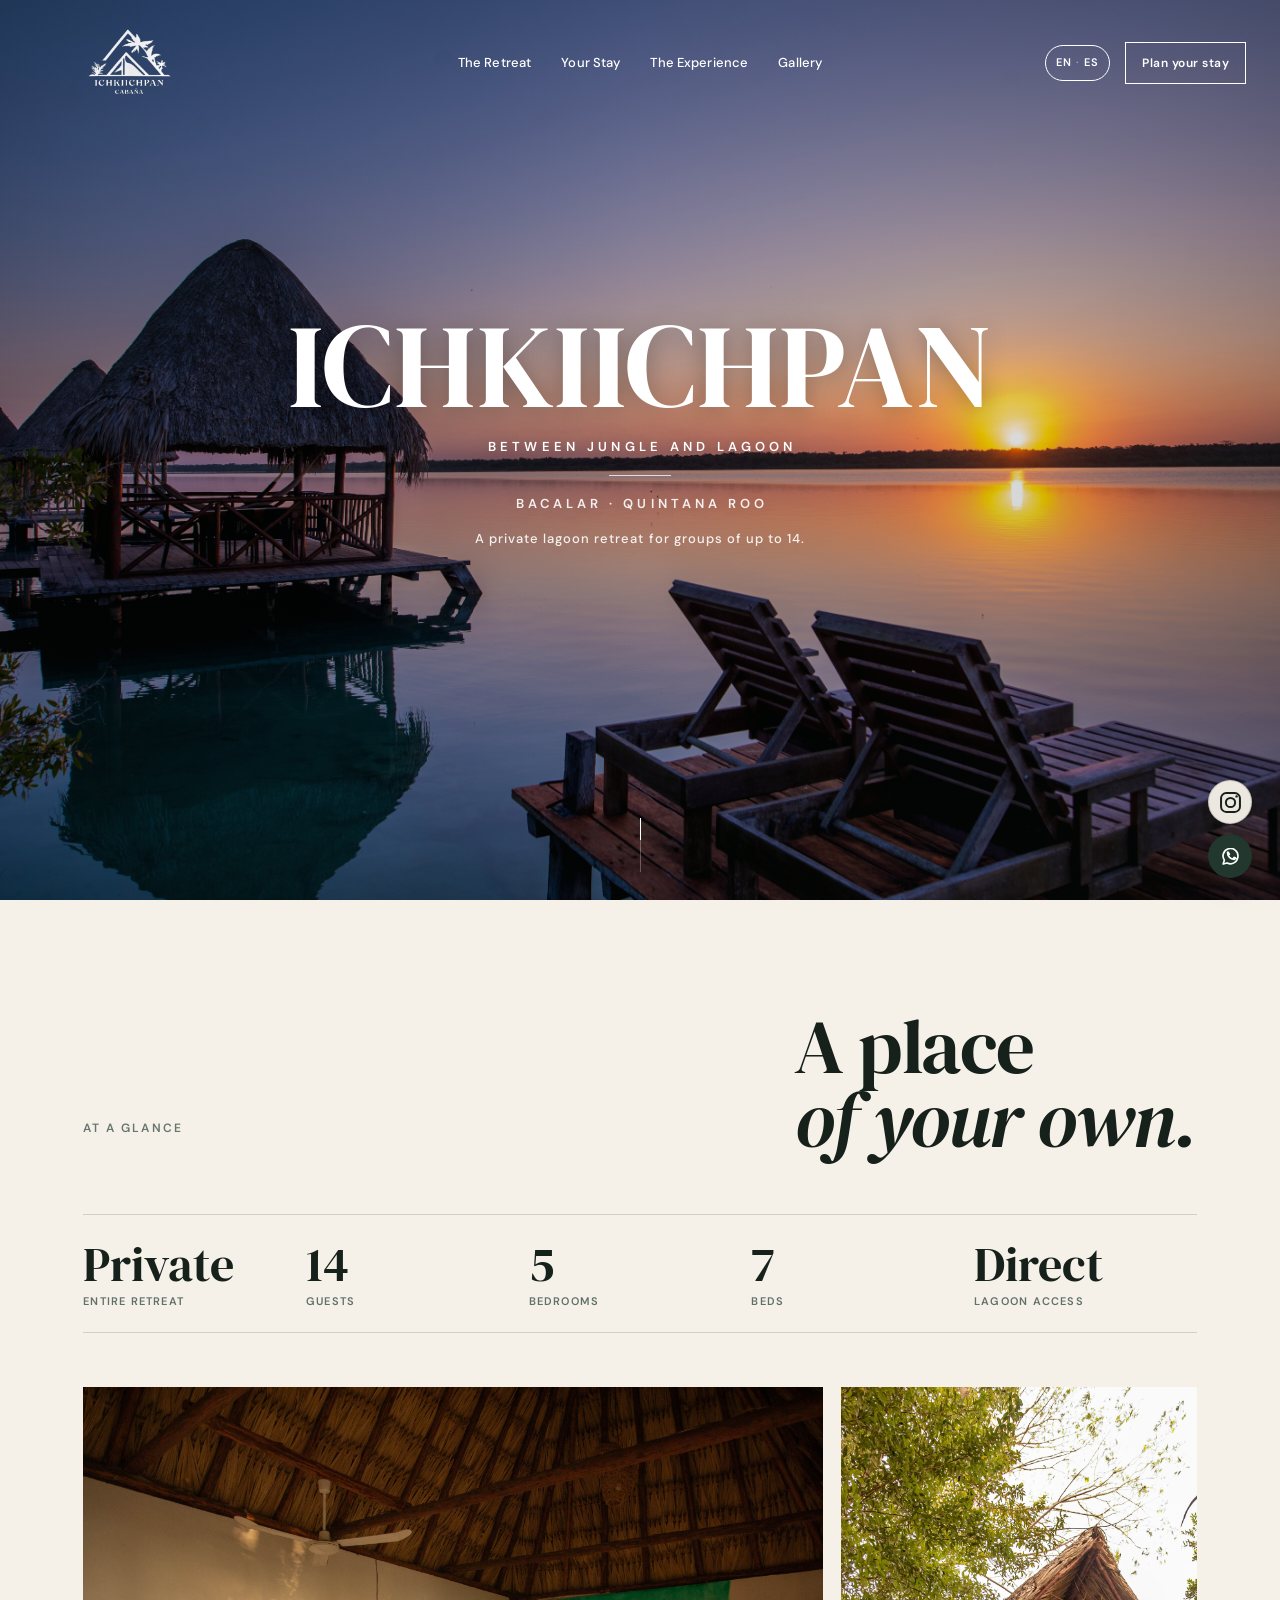
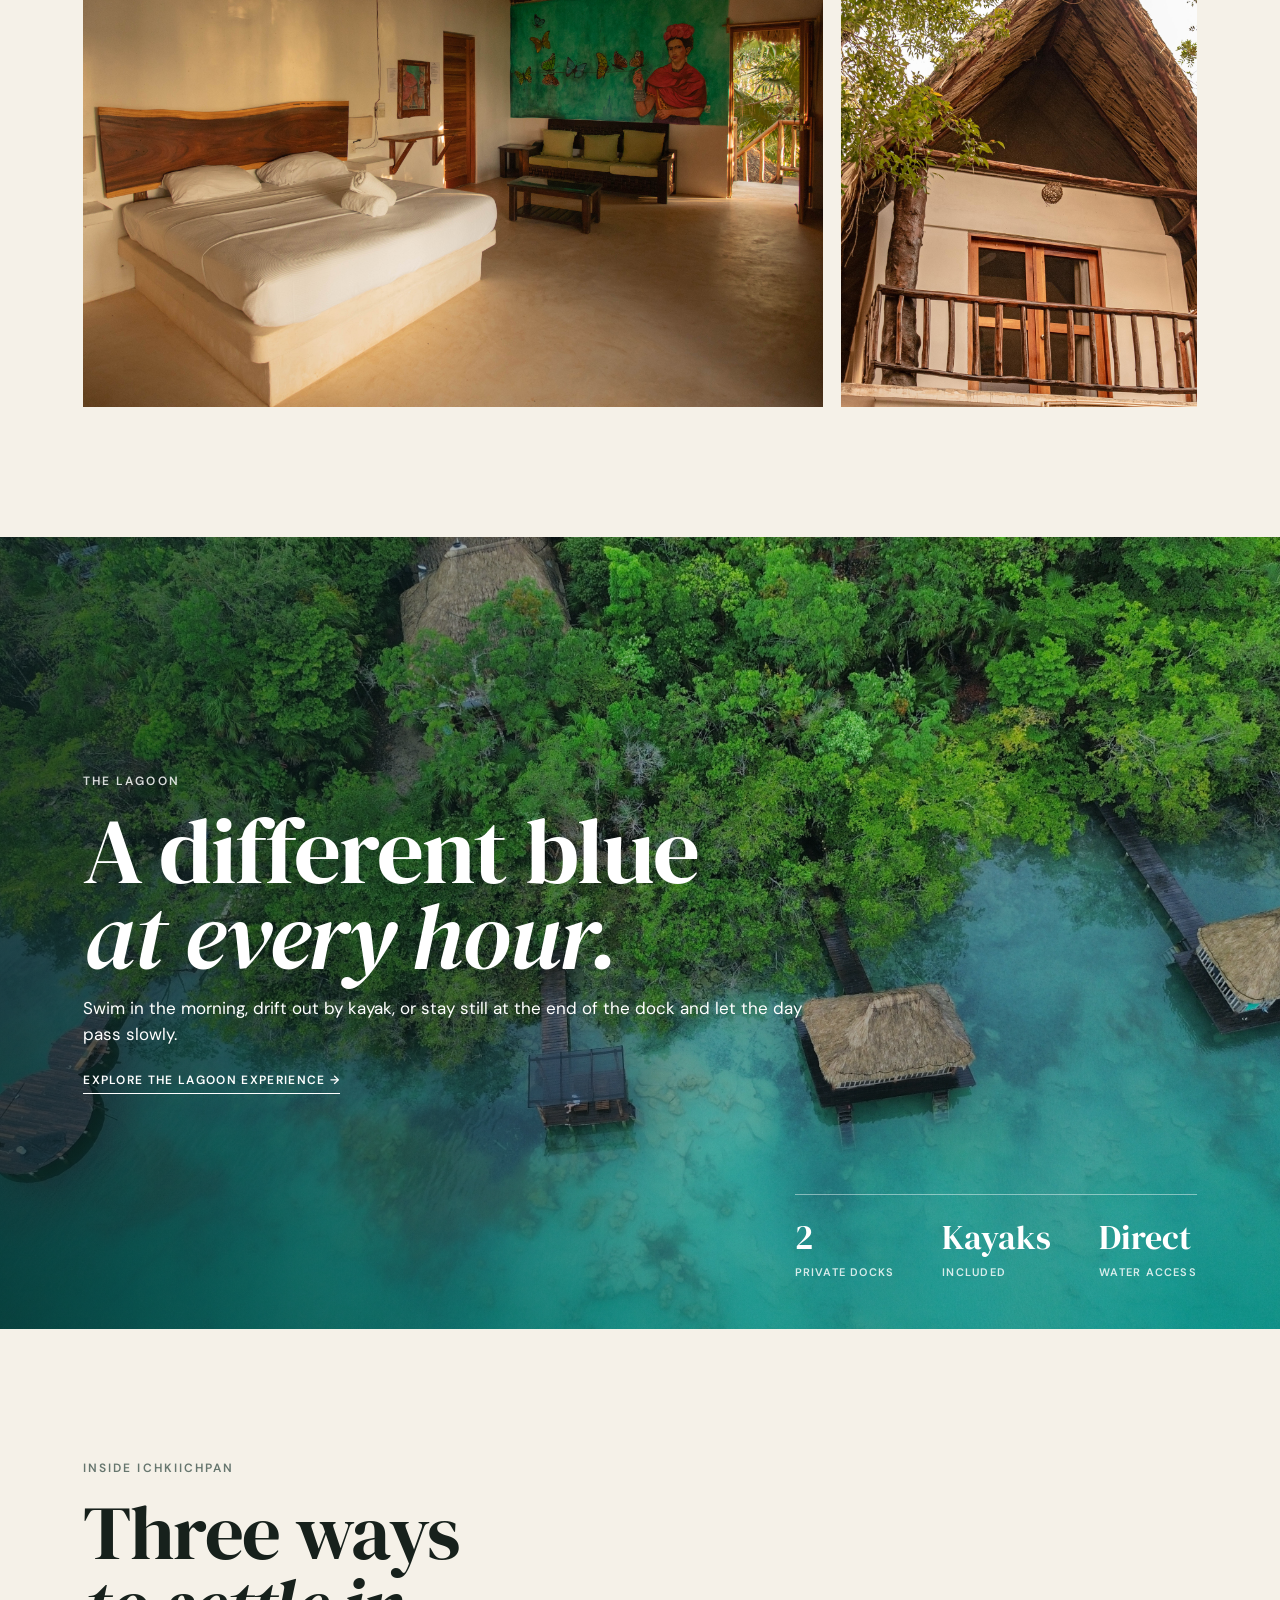
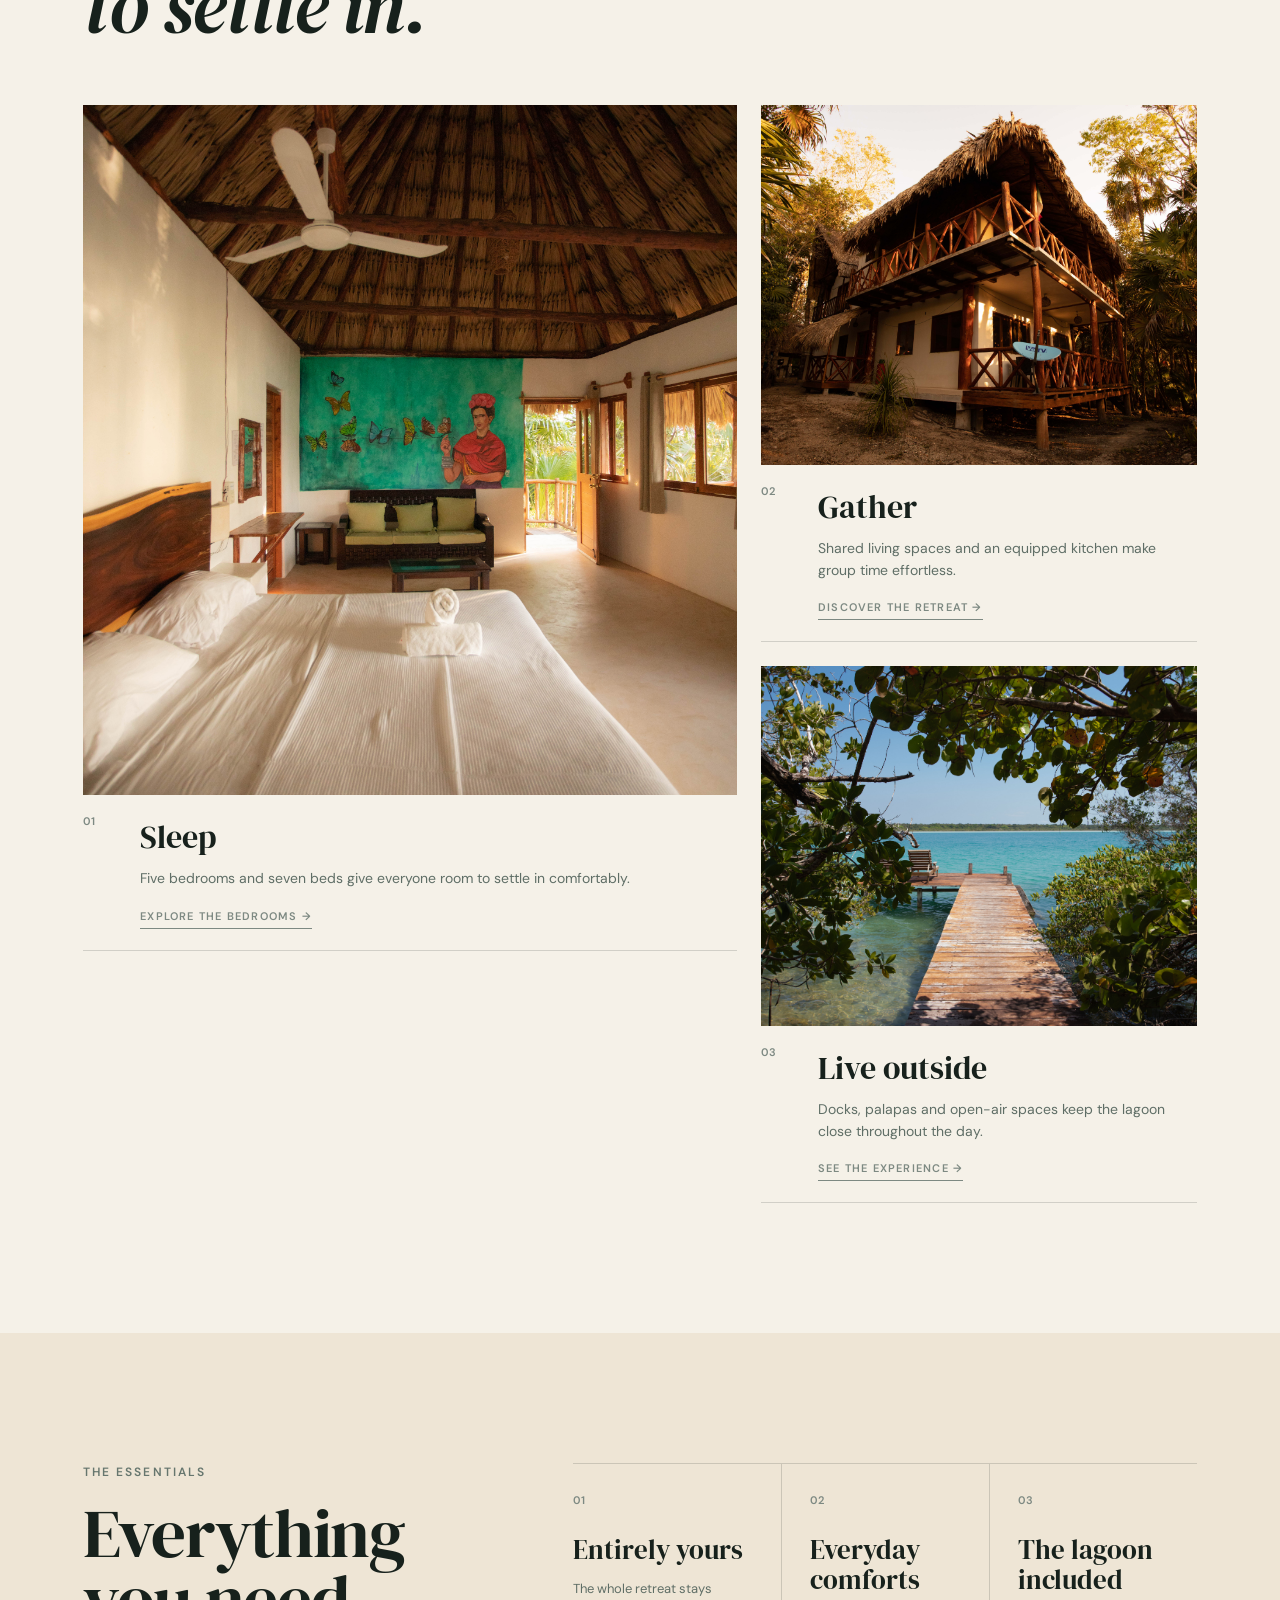
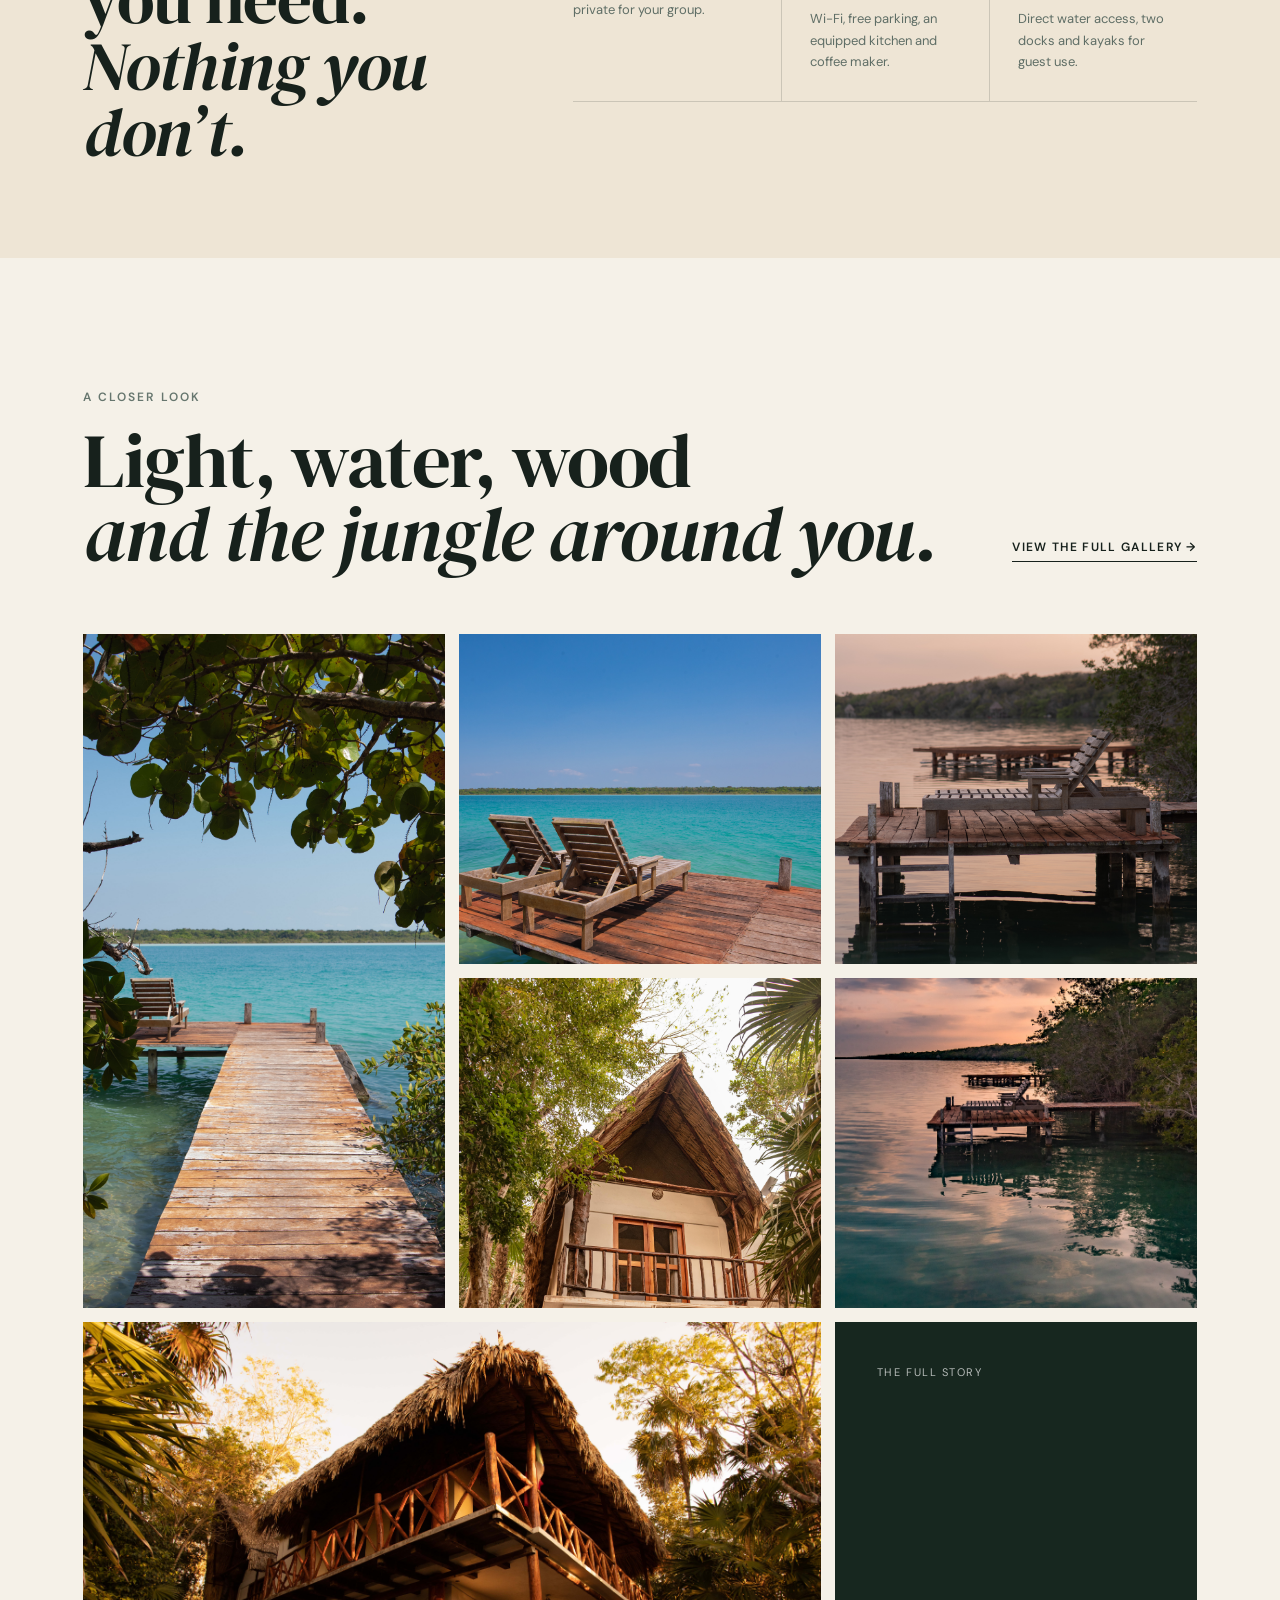
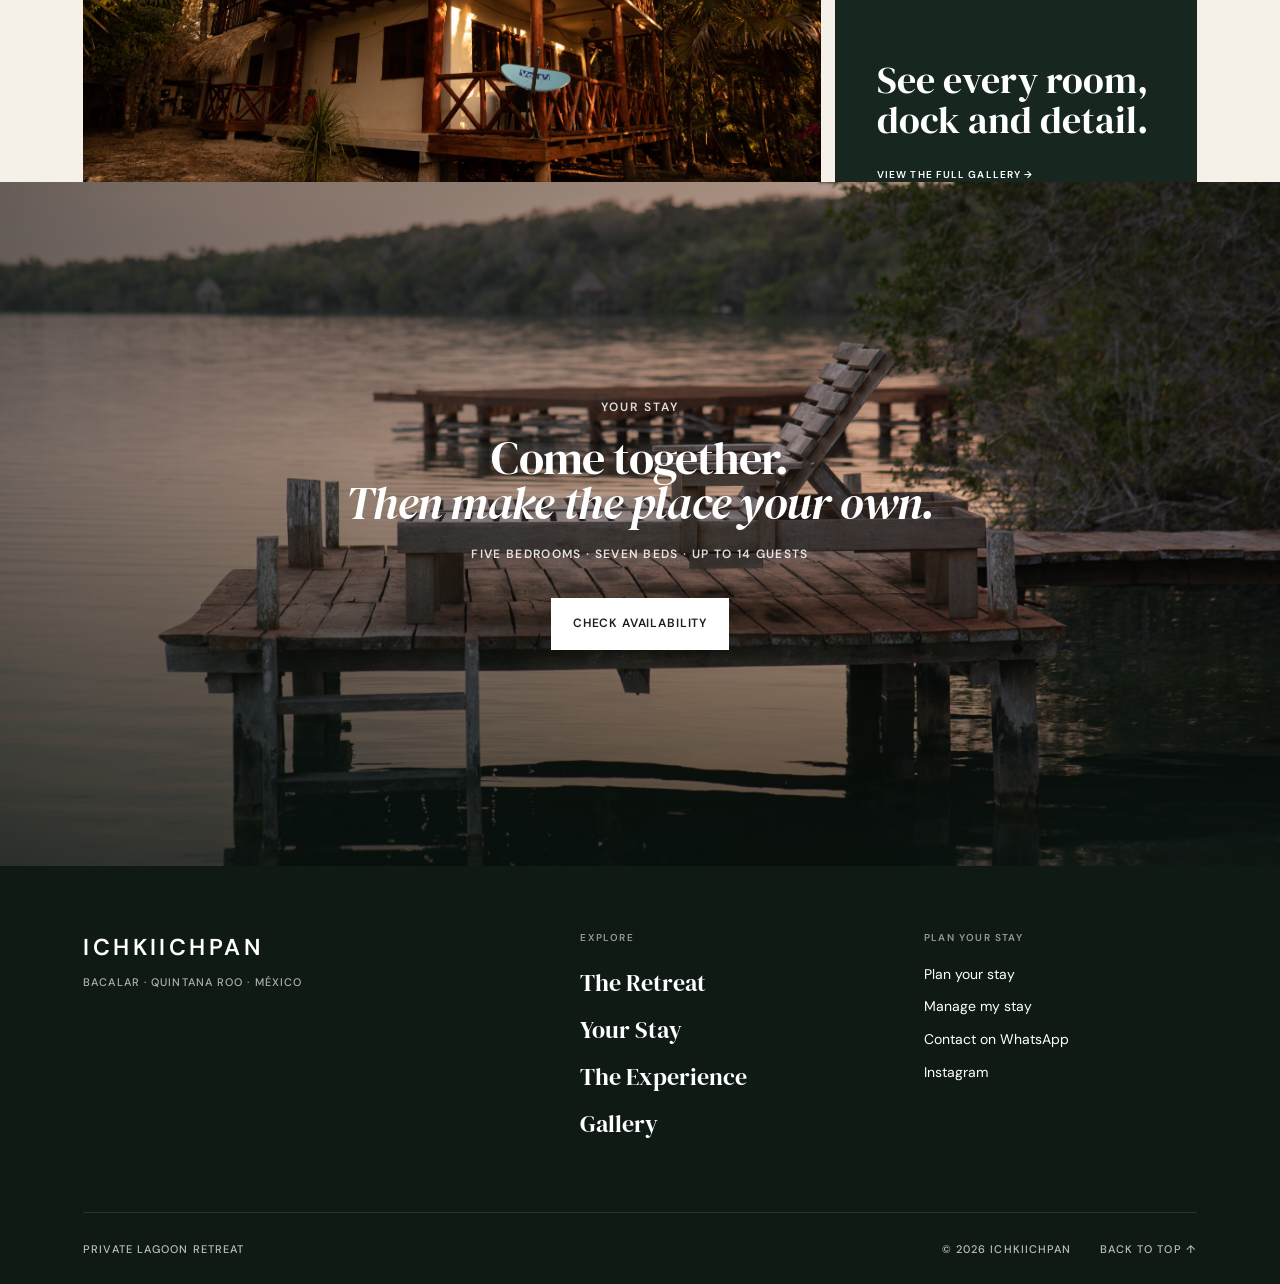
<file: index.html>
<!doctype html>
<html lang="en">
<head>
  <meta charset="utf-8" />
  <meta name="viewport" content="width=device-width, initial-scale=1" />
  <meta name="theme-color" content="#1c3028" />
  <meta name="description" content="Ichkiichpan is a private Bacalar lagoon retreat with five bedrooms, seven beds and direct water access for groups of up to 14 guests." />
  <link rel="canonical" href="https://anverabusinesssystems.github.io/ichkicchpan/" />
  <link rel="icon" type="image/png" href="assets/logo-cropped.png" />
  <meta property="og:type" content="website" />
  <meta property="og:title" content="Ichkiichpan — Private Bacalar Lagoon Retreat" />
  <meta property="og:description" content="An entire private retreat between jungle and lagoon in Bacalar, created for groups of up to 14 guests." />
  <meta property="og:url" content="https://anverabusinesssystems.github.io/ichkicchpan/" />
  <meta property="og:image" content="https://anverabusinesssystems.github.io/ichkicchpan/assets/hero-sunset.jpg" />
  <meta property="og:image:alt" content="Sunset over Bacalar Lagoon from Ichkiichpan" />
  <meta name="twitter:card" content="summary_large_image" />
  <title>Ichkiichpan — Bacalar Lagoon Retreat</title>
  <link rel="preconnect" href="https://fonts.googleapis.com">
  <link rel="preconnect" href="https://fonts.gstatic.com" crossorigin>
  <link href="https://fonts.googleapis.com/css2?family=DM+Sans:wght@400;500;600&family=DM+Serif+Display&display=swap" rel="stylesheet">
  <link rel="stylesheet" href="styles.css?v=20260826-01" />
  <link rel="stylesheet" href="closing.css?v=20260824-01" />
  <link rel="stylesheet" href="social-float.css?v=20260824-04" />
  <link rel="stylesheet" href="shared-public.css?v=20260904-01" />
  <link rel="stylesheet" href="homepage-revision.css?v=20260904-01" />
  <script type="application/ld+json">{"@context":"https://schema.org","@type":"LodgingBusiness","name":"Ichkiichpan","description":"Private lagoon retreat for groups of up to 14 guests in Bacalar, Quintana Roo.","url":"https://anverabusinesssystems.github.io/ichkicchpan/","image":"https://anverabusinesssystems.github.io/ichkicchpan/assets/hero-sunset.jpg","address":{"@type":"PostalAddress","addressLocality":"Bacalar","addressRegion":"Quintana Roo","addressCountry":"MX"},"sameAs":["https://www.instagram.com/ichkiichpan.cabana/"]}</script>
</head>
<body>
  <header class="site-header" id="siteHeader">
    <a class="wordmark" href="#top" aria-label="Ichkiichpan home"></a>
    <nav class="desktop-nav" aria-label="Primary navigation">
      <a href="the-retreat.html" data-i18n="navRetreat">The retreat</a>
      <a href="your-stay.html" data-i18n="navStay">Your stay</a>
      <a href="the-experience.html" data-i18n="navLagoon">The experience</a>
      <a href="#gallery" data-i18n="navGallery">Gallery</a>
    </nav>
    <div class="header-actions">
      <button class="lang-button" id="langButton" type="button" aria-label="Change language">EN <span>·</span> ES</button>
      <a class="outline-button" href="reservations.html#book" data-i18n="planStay">Plan your stay</a>
      <button class="menu-button" id="menuButton" type="button" aria-label="Open menu" aria-controls="mobileMenu" aria-expanded="false"><span></span><span></span></button>
    </div>
  </header>
  <main id="top">
    <section class="hero"><div class="hero-photo image-fallback" role="img" data-i18n-aria="heroImageAlt" aria-label="Sunset over the Bacalar lagoon from Ichkiichpan"></div><div class="hero-shade"></div><div class="hero-center"><p class="hero-name">ICHKIICHPAN</p><h1 data-i18n="heroLine">BETWEEN JUNGLE AND LAGOON</h1><span class="hero-rule"></span><p class="hero-location">BACALAR · QUINTANA ROO</p><p class="hero-summary" data-i18n="heroSummary">A private lagoon retreat for groups of up to 14.</p><a class="mobile-hero-cta" href="reservations.html#book" data-i18n="checkAvailability">Check availability</a></div><div class="scroll-cue" aria-hidden="true"><span></span></div></section>
    <section class="glance section-pad" id="glance"><div class="glance-head"><p class="kicker" data-i18n="glanceLabel">At a glance</p><h2 data-i18n="glanceTitle">A place<br><em>of your own.</em></h2></div><div class="fact-row" data-i18n-aria="propertyHighlightsAria" aria-label="Property highlights"><div><strong data-i18n="factPrivate">Private</strong><span data-i18n="factEntireRetreat">Entire retreat</span></div><div><strong>14</strong><span data-i18n="factGuests">Guests</span></div><div><strong>5</strong><span data-i18n="factBedrooms">Bedrooms</span></div><div><strong>7</strong><span data-i18n="factBeds">Beds</span></div><div><strong data-i18n="factDirect">Direct</strong><span data-i18n="factLagoon">Lagoon access</span></div></div><div class="glance-images"><div class="glance-main image-fallback glance-bedroom-photo" role="img" data-i18n-aria="glanceBedroomAlt" aria-label="Spacious bedroom at Ichkiichpan"></div><div class="glance-side image-fallback glance-property-photo mobile-lazy-bg" role="img" data-i18n-aria="glancePropertyAlt" aria-label="Ichkiichpan cabin surrounded by tropical vegetation"></div></div></section>
    <section class="lagoon-story" id="lagoon"><div class="lagoon-image image-fallback aerial-photo mobile-lazy-bg" role="img" data-i18n-aria="lagoonImageAlt" aria-label="Aerial view of Ichkiichpan and its lagoon docks"></div><div class="lagoon-overlay"></div><div class="lagoon-copy"><p class="kicker light" data-i18n="lagoonLabel">The lagoon</p><h2 data-i18n="lagoonTitle">A different blue<br><em>at every hour.</em></h2><p data-i18n="lagoonBody">Swim in the morning, drift out by kayak, or stay still at the end of the dock and let the day pass slowly.</p><a class="text-link light-text-link" href="the-experience.html" data-i18n="exploreLagoon">Explore the lagoon experience →</a></div><div class="lagoon-stats"><div><strong>2</strong><span data-i18n="statDocks">private docks</span></div><div><strong data-i18n="statKayaks">Kayaks</strong><span data-i18n="statIncluded">included</span></div><div><strong data-i18n="statDirect">Direct</strong><span data-i18n="statAccess">water access</span></div></div></section>
    <section class="spaces section-pad" id="spaces"><div class="section-heading"><p class="kicker" data-i18n="spacesLabel">Inside Ichkiichpan</p><h2 data-i18n="spacesTitle">Three ways<br><em>to settle in.</em></h2></div><div class="spaces-layout"><a class="space-card space-card-wide" href="your-stay.html"><div class="space-image image-fallback sleep-photo mobile-lazy-bg" role="img" data-i18n-aria="sleepAlt" aria-label="Double-bed room at Ichkiichpan"></div><div class="space-caption"><span>01</span><div><strong data-i18n="sleepTitle">Sleep</strong><p data-i18n="sleepBody">Five bedrooms and seven beds give everyone room to settle in comfortably.</p><span class="card-link" data-i18n="exploreBedrooms">Explore the bedrooms →</span></div></div></a><a class="space-card" href="the-retreat.html"><div class="space-image image-fallback gather-photo mobile-lazy-bg" role="img" data-i18n-aria="gatherAlt" aria-label="Spacious interior beneath the palapa roof"></div><div class="space-caption"><span>02</span><div><strong data-i18n="gatherTitle">Gather</strong><p data-i18n="gatherBody">Shared living spaces and an equipped kitchen make group time effortless.</p><span class="card-link" data-i18n="discoverRetreat">Discover the retreat →</span></div></div></a><a class="space-card" href="the-experience.html"><div class="space-image image-fallback outside-photo mobile-lazy-bg" role="img" data-i18n-aria="outsideAlt" aria-label="Ichkiichpan cabin and open-air living spaces"></div><div class="space-caption"><span>03</span><div><strong data-i18n="outsideTitle">Live outside</strong><p data-i18n="outsideBody">Docks, palapas and open-air spaces keep the lagoon close throughout the day.</p><span class="card-link" data-i18n="seeExperience">See the experience →</span></div></div></a></div></section>
    <section class="practical section-pad" aria-labelledby="practicalTitle"><div class="practical-heading"><p class="kicker" data-i18n="practicalLabel">The essentials</p><h2 id="practicalTitle" data-i18n="practicalTitle">Everything you need.<br><em>Nothing you don’t.</em></h2></div><div class="practical-grid"><div><span>01</span><strong data-i18n="privateTitle">Entirely yours</strong><p data-i18n="privateBody">The whole retreat stays private for your group.</p></div><div><span>02</span><strong data-i18n="comfortTitle">Everyday comforts</strong><p data-i18n="comfortBody">Wi-Fi, free parking, an equipped kitchen and coffee maker.</p></div><div><span>03</span><strong data-i18n="waterTitle">The lagoon included</strong><p data-i18n="waterBody">Direct water access, two docks and kayaks for guest use.</p></div></div></section>
    <section class="gallery section-pad" id="gallery"><div class="section-heading gallery-heading"><div><p class="kicker" data-i18n="galleryLabel">A closer look</p><h2 data-i18n="galleryTitle">Light, water, wood<br><em>and the jungle around you.</em></h2></div><a class="text-link gallery-link" href="gallery.html" data-i18n="viewGallery">View the full gallery →</a></div><div class="gallery-grid"><div class="gallery-tile tall image-fallback jungle-dock-photo mobile-lazy-bg" role="img" data-i18n-aria="galleryDockAlt" aria-label="Private dock framed by jungle foliage"></div><div class="gallery-tile image-fallback blue-water-photo mobile-lazy-bg" role="img" data-i18n-aria="galleryWaterAlt" aria-label="Turquoise Bacalar lagoon"></div><div class="gallery-tile image-fallback sunset-dock-photo mobile-lazy-bg" role="img" data-i18n-aria="gallerySunsetAlt" aria-label="Private dock at sunset"></div><div class="gallery-tile image-fallback cabin-gallery-photo mobile-lazy-bg" role="img" data-i18n-aria="galleryCabinAlt" aria-label="Ichkiichpan cabin in the jungle"></div><div class="gallery-tile image-fallback mosaic-outdoor-photo mobile-lazy-bg" role="img" data-i18n-aria="galleryOutdoorAlt" aria-label="Lagoon-side outdoor living at Ichkiichpan"></div><div class="gallery-tile wide image-fallback mosaic-house-photo mobile-lazy-bg" role="img" data-i18n-aria="galleryHouseAlt" aria-label="Main Ichkiichpan cabin among tropical trees"></div><a class="gallery-cta-card" href="gallery.html"><span data-i18n="galleryCtaLabel">The full story</span><strong data-i18n="galleryCtaTitle">See every room,<br>dock and detail.</strong><span class="card-link" data-i18n="viewGallery">View the full gallery →</span></a></div></section>
    <section class="shared-closing mobile-standard-closing"><div class="shared-closing-image mobile-lazy-bg"></div><div class="shared-closing-shade"></div><div class="shared-closing-copy"><p class="kicker light" data-i18n="closingLabel">Your stay</p><h2 data-i18n="closingTitle">Come together.<br><em>Then make the place your own.</em></h2><p class="closing-assurance" data-i18n="closingAssurance">Five bedrooms · Seven beds · Up to 14 guests</p><a class="solid-button light-button" href="reservations.html#book" data-shared="availability">Check availability</a></div></section>
  </main>
  <footer class="site-footer"></footer>
  <div class="social-float" aria-label="Contact Ichkiichpan"></div>
  <div class="mobile-menu" id="mobileMenu" aria-hidden="true"><nav></nav></div>
  <div class="mobile-booking-bar"><a href="reservations.html#book" data-i18n="checkAvailability">Check availability</a></div>
  <script src="social-float.js?v=20260826-01"></script><script src="public-home.js?v=20260901-01"></script><script src="shared-public-ui.js?v=20260901-01"></script>
</body></html>
</file>
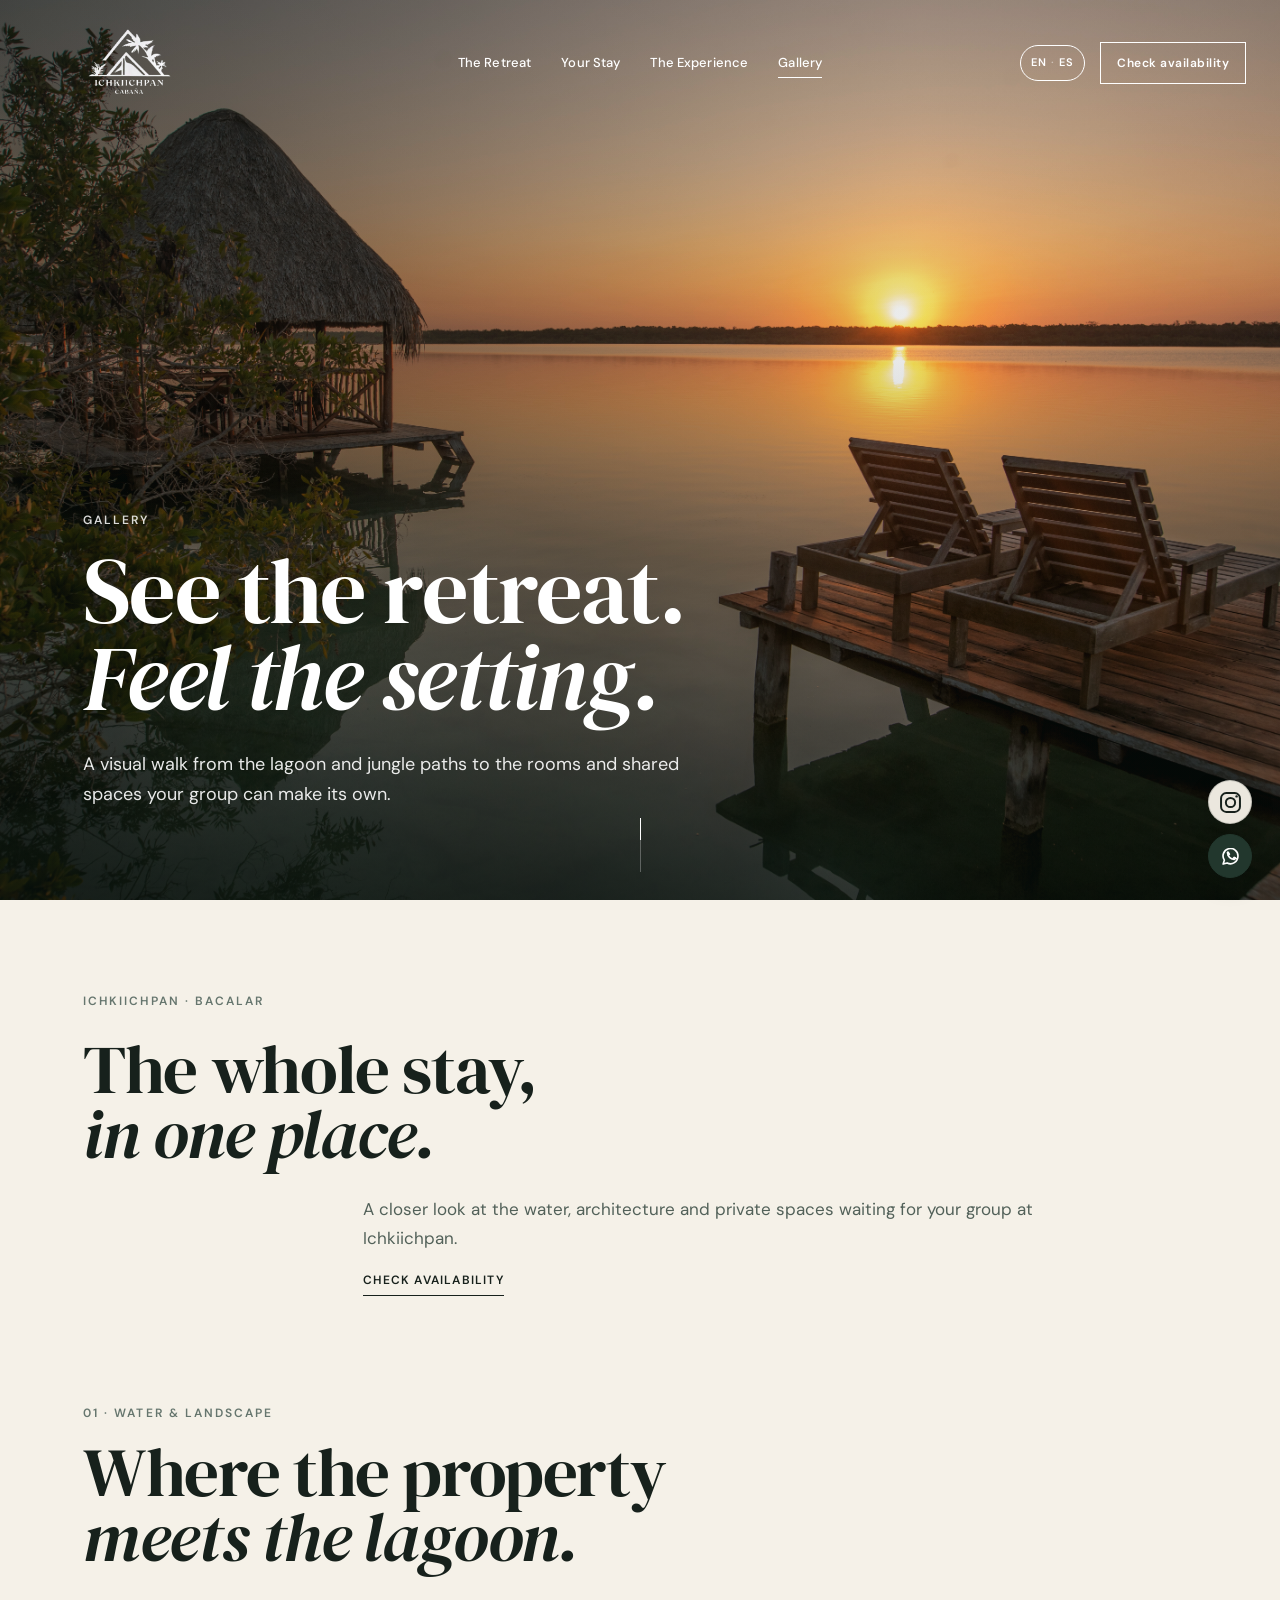
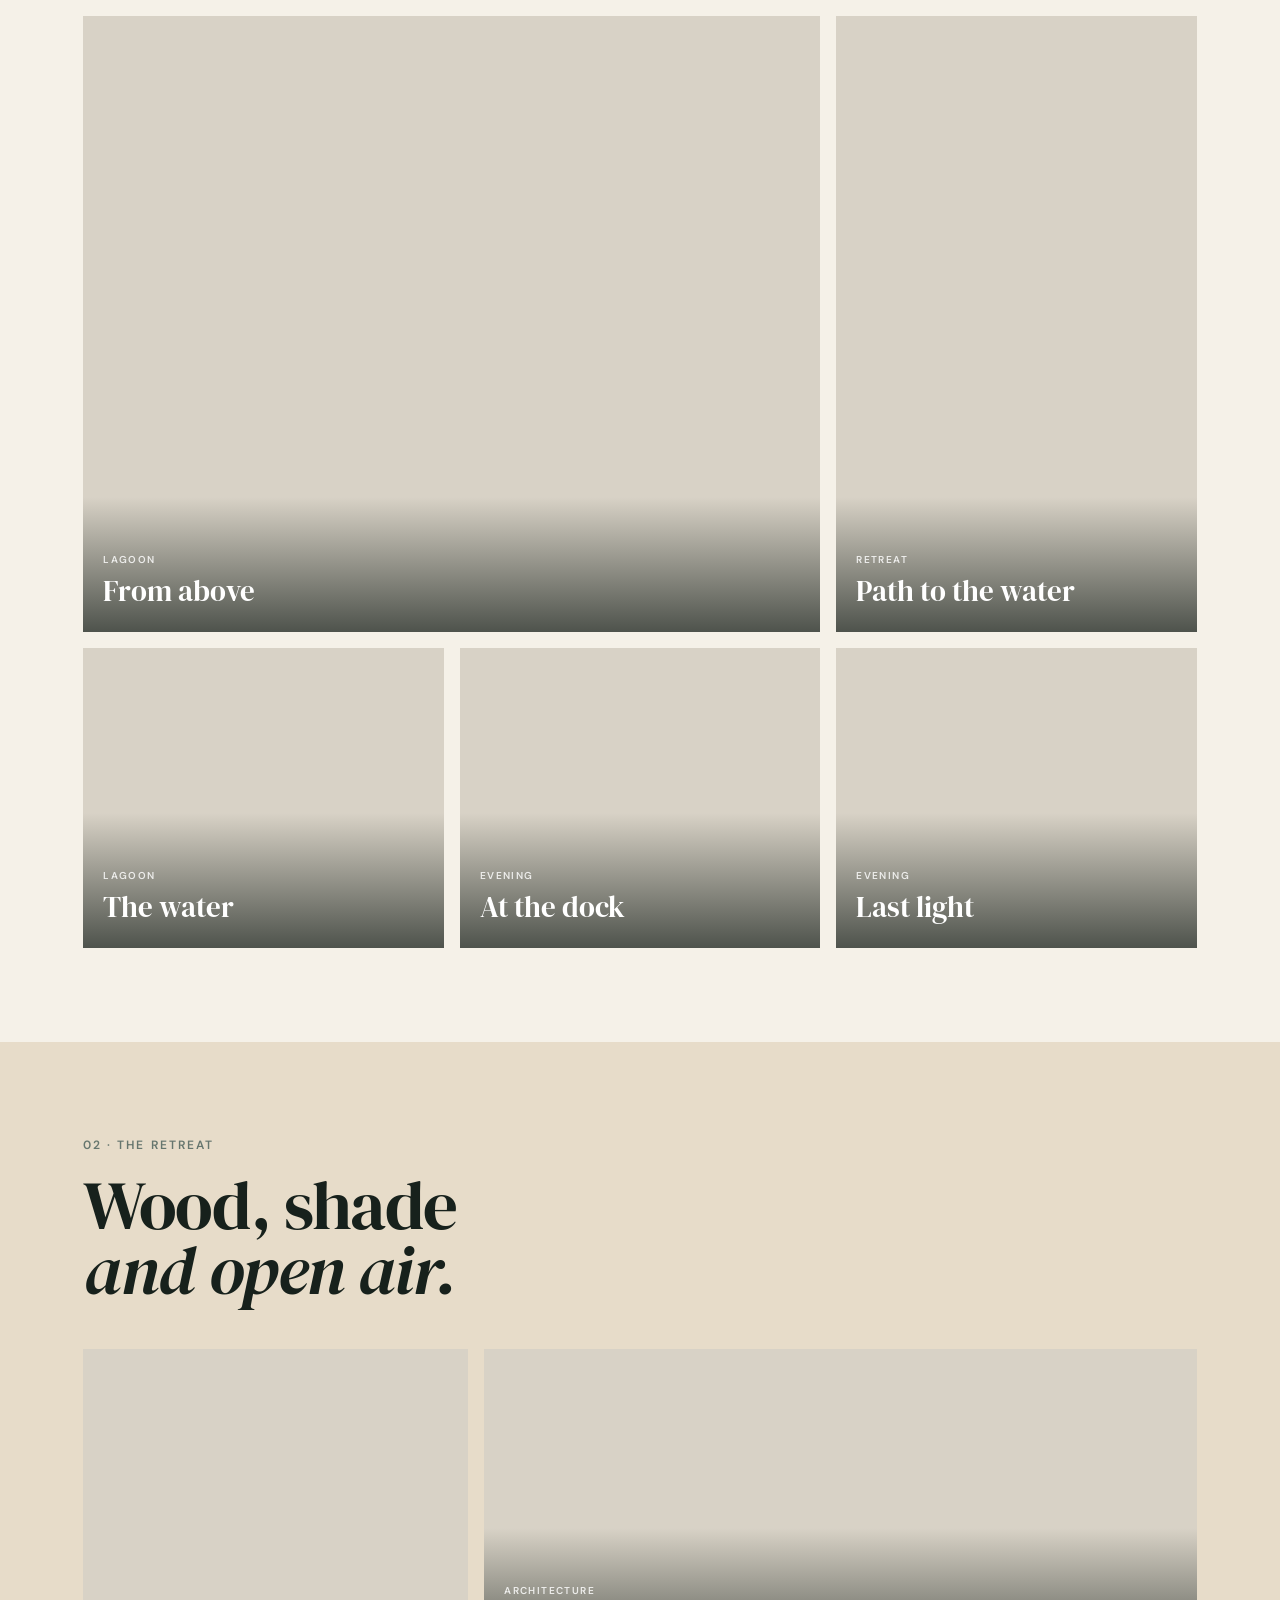
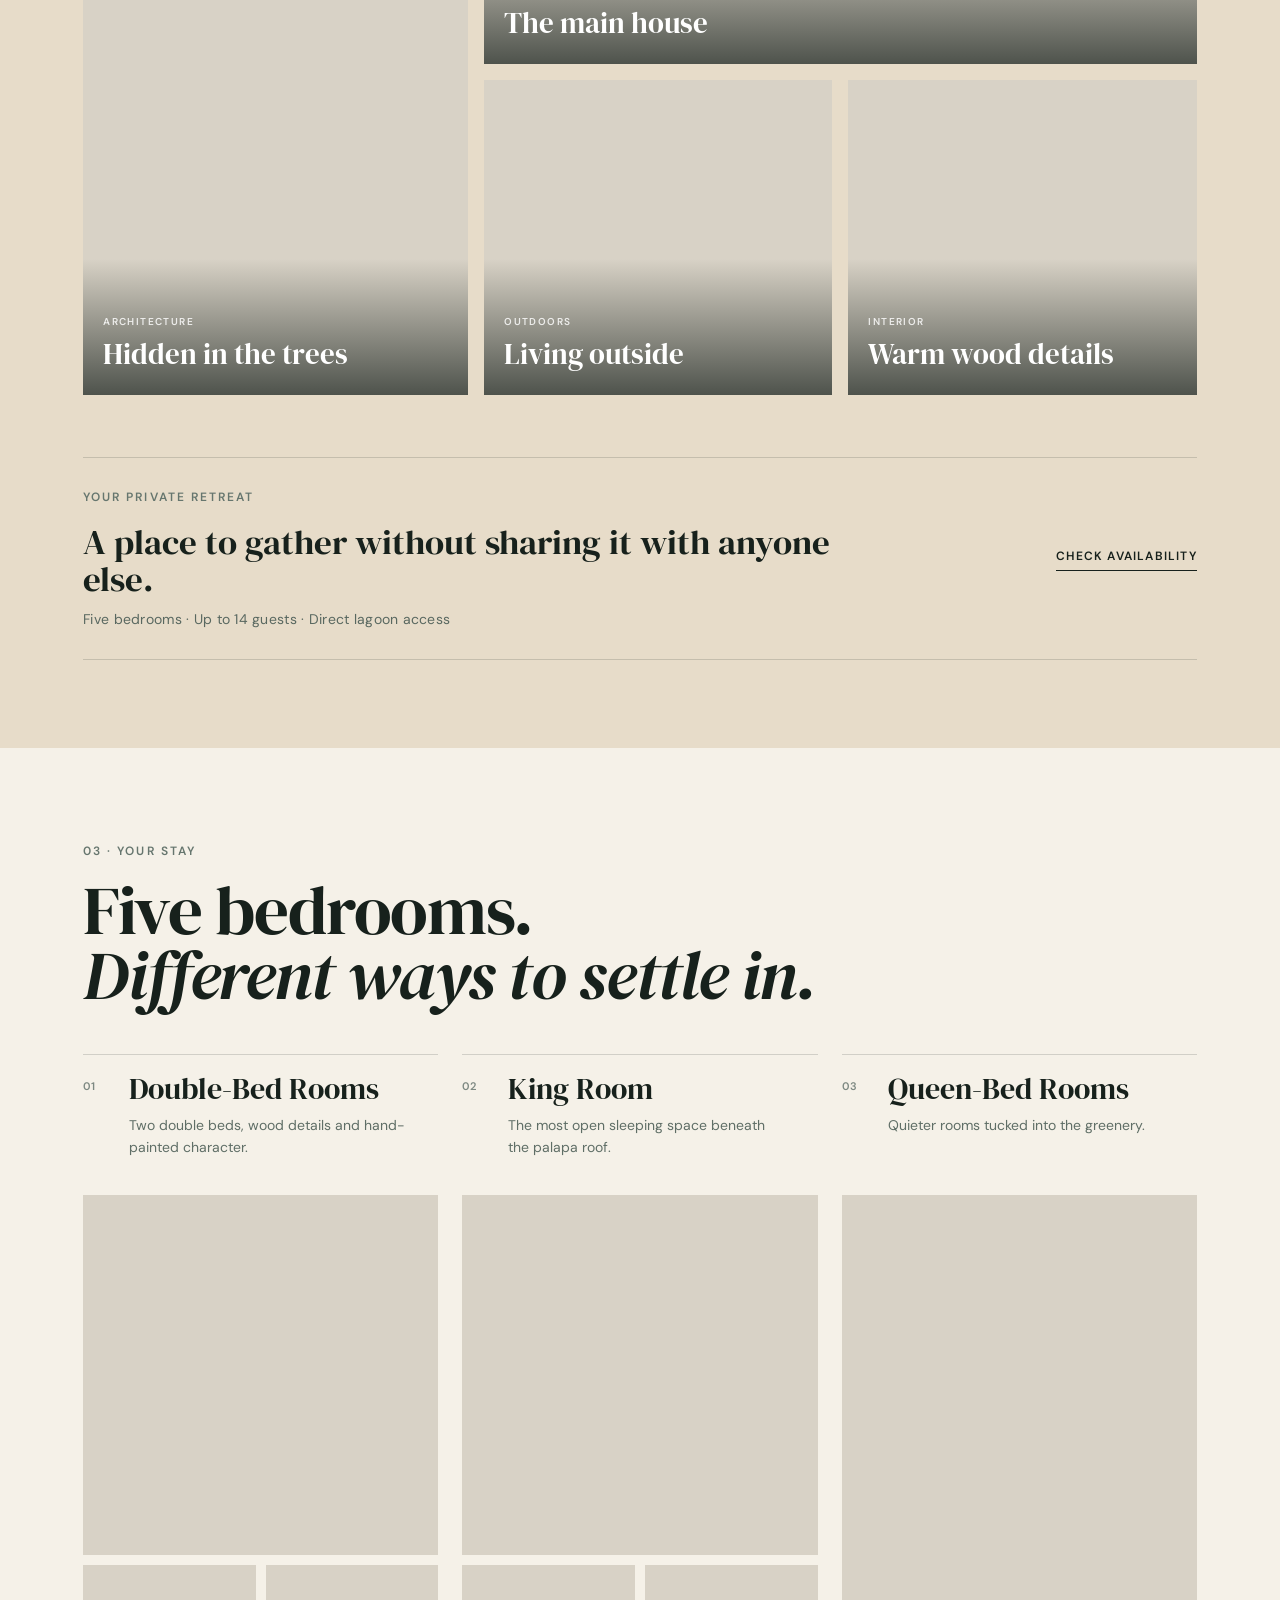
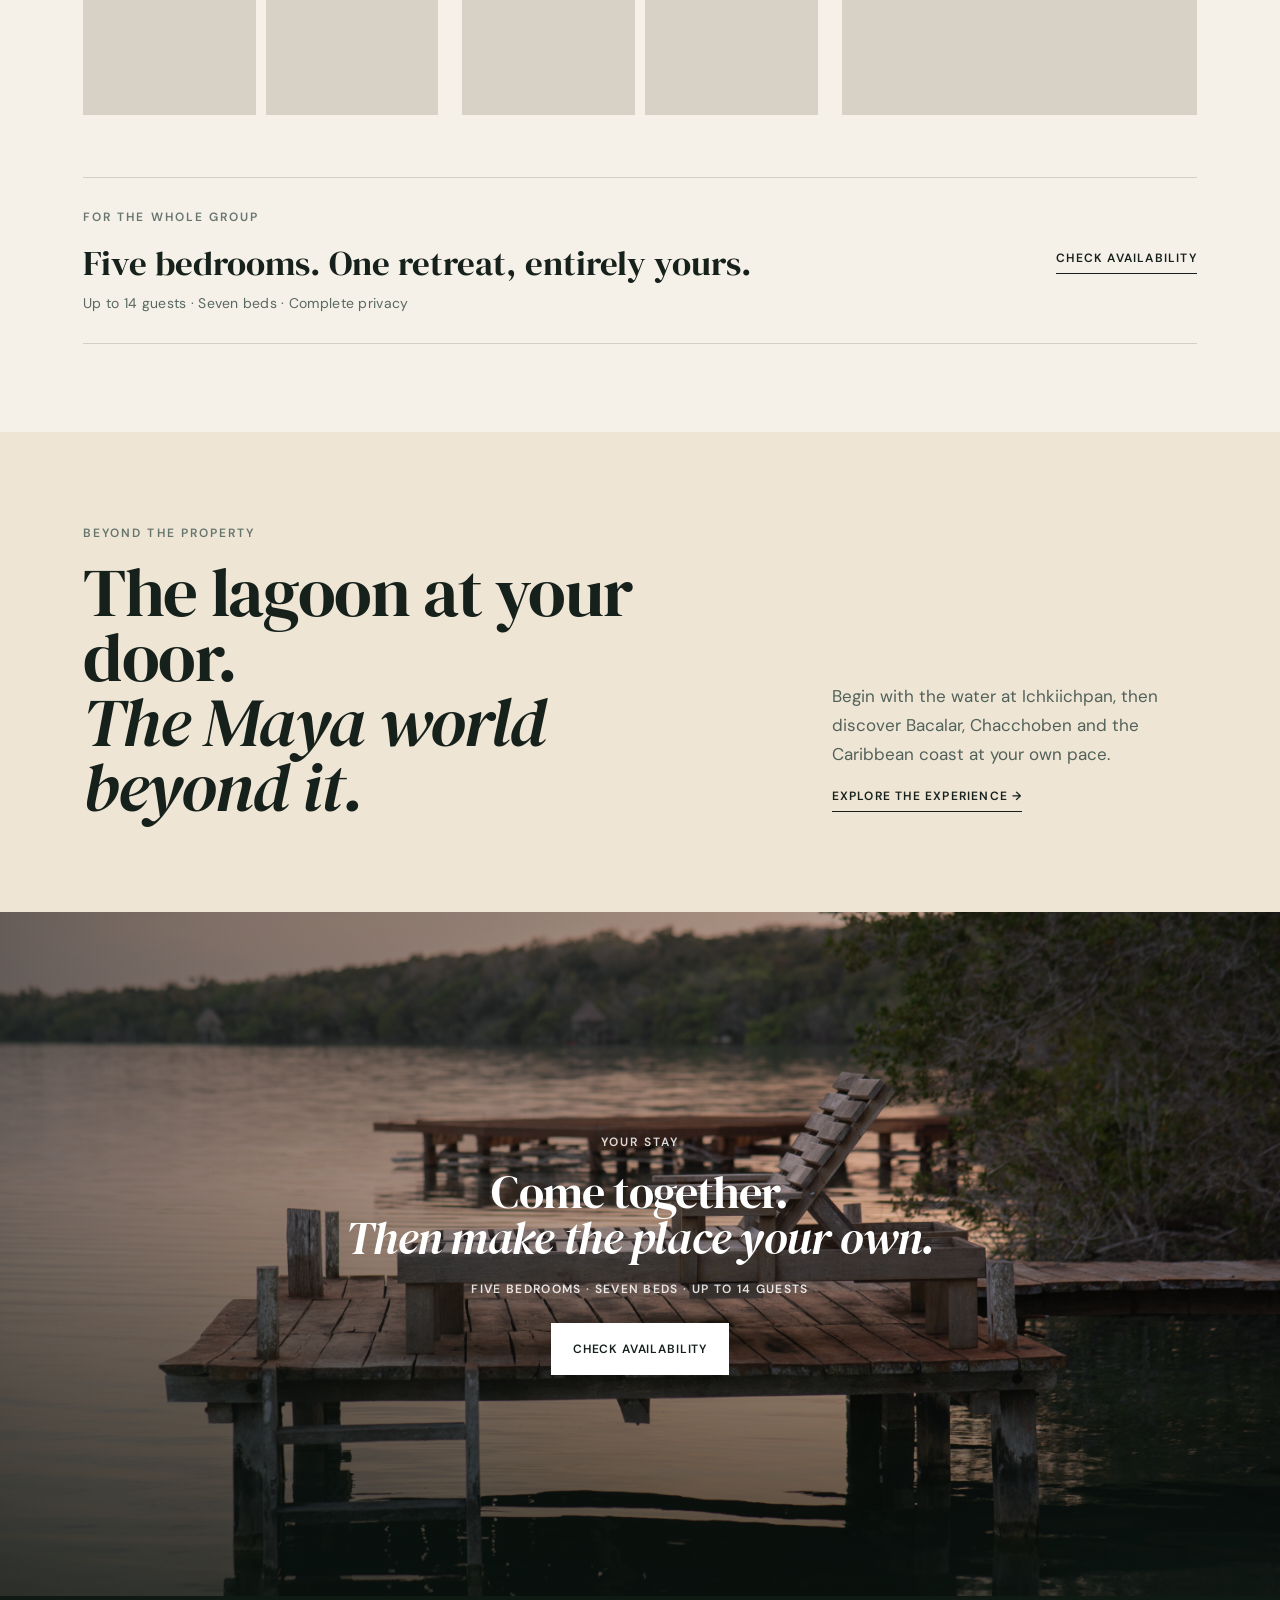
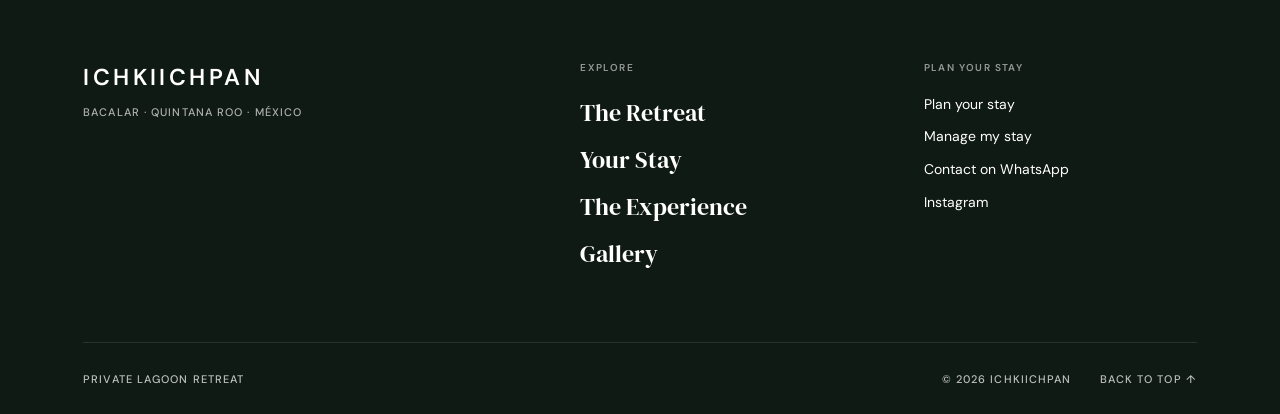
<file: gallery.html>
<!doctype html>
<html lang="en">
<head>
  <meta charset="utf-8"/>
  <meta name="viewport" content="width=device-width, initial-scale=1"/>
  <meta name="theme-color" content="#1c3028"/>
  <meta name="description" content="Explore Ichkiichpan through the Bacalar Lagoon, architecture, bedrooms and private spaces shared by your group."/>
  <title>Gallery — Ichkiichpan</title>
  <link rel="canonical" href="https://anverabusinesssystems.github.io/ichkicchpan/gallery.html"/>
  <meta property="og:type" content="website"/>
  <meta property="og:title" content="Gallery — Ichkiichpan"/>
  <meta property="og:description" content="See the lagoon, architecture, bedrooms and private spaces at Ichkiichpan."/>
  <meta property="og:url" content="https://anverabusinesssystems.github.io/ichkicchpan/gallery.html"/>
  <meta property="og:image" content="https://anverabusinesssystems.github.io/ichkicchpan/assets/sunset-wide.jpg"/>
  <meta name="twitter:card" content="summary_large_image"/>
  <link rel="icon" href="assets/logo-cropped.png" type="image/png"/>
  <link rel="preconnect" href="https://fonts.googleapis.com">
  <link rel="preconnect" href="https://fonts.gstatic.com" crossorigin>
  <link href="https://fonts.googleapis.com/css2?family=DM+Sans:wght@400;500;600&family=DM+Serif+Display&display=swap" rel="stylesheet">
  <link rel="stylesheet" href="styles.css?v=20260818-0102"/>
  <link rel="stylesheet" href="gallery.css?v=20260904-01"/>
  <link rel="stylesheet" href="closing.css?v=20260824-01"/>
  <link rel="stylesheet" href="social-float.css?v=20260824-01"/>
  <link rel="stylesheet" href="shared-public.css?v=20260904-01"/>
</head>
<body class="gallery-page">
  <header class="site-header" id="siteHeader">
    <a class="wordmark" href="index.html" aria-label="Ichkiichpan home"></a>
    <nav class="desktop-nav" aria-label="Primary navigation">
      <a href="the-retreat.html">The Retreat</a>
      <a href="your-stay.html">Your Stay</a>
      <a href="the-experience.html">The Experience</a>
      <a href="gallery.html" aria-current="page">Gallery</a>
    </nav>
    <div class="header-actions">
      <button class="lang-button" id="langButton" type="button">EN <span>·</span> ES</button>
      <a class="outline-button" href="reservations.html#book" data-shared="availability">Check availability</a>
      <button class="menu-button" id="menuButton" type="button" aria-label="Open menu" aria-controls="mobileMenu" aria-expanded="false"><span></span><span></span></button>
    </div>
  </header>

  <main id="top">
    <section class="gallery-hero">
      <picture>
        <source media="(max-width: 760px)" srcset="assets/gallery-hero-mobile.webp"/>
        <img src="assets/sunset-wide.jpg" data-i18n-alt="heroAlt" alt="Sunset over Bacalar Lagoon at Ichkiichpan" fetchpriority="high" decoding="async"/>
      </picture>
      <div class="gallery-hero-shade"></div>
      <div class="gallery-hero-copy">
        <p class="kicker light" data-i18n="heroLabel">Gallery</p>
        <h1 data-i18n="heroTitle">See the retreat.<br><em>Feel the setting.</em></h1>
        <p data-i18n="heroBody">A visual walk from the lagoon and jungle paths to the rooms and shared spaces your group can make its own.</p>
        <a class="mobile-hero-cta" href="reservations.html#book" data-shared="availability">Check availability</a>
      </div>
      <div class="scroll-cue" aria-hidden="true"><span></span></div>
    </section>

    <section class="gallery-intro section-pad">
      <div class="gallery-intro-label"><p class="kicker">ICHKIICHPAN · BACALAR</p></div>
      <div class="gallery-intro-copy">
        <h2 data-i18n="introTitle">The whole stay,<br><em>in one place.</em></h2>
        <div class="gallery-intro-support">
          <p data-i18n="introBody">A closer look at the water, architecture and private spaces waiting for your group at Ichkiichpan.</p>
          <a class="gallery-text-link" href="reservations.html#book" data-shared="availability">Check availability</a>
        </div>
      </div>
    </section>

    <section class="gallery-section gallery-water section-pad-tight">
      <div class="gallery-section-head">
        <p class="kicker" data-i18n="waterLabel">01 · Water &amp; Landscape</p>
        <h2 data-i18n="waterTitle">Where the property<br><em>meets the lagoon.</em></h2>
      </div>
      <div class="mosaic mosaic-landscape" data-gallery-track data-gallery-key="water">
        <figure class="gallery-item"><picture><source media="(max-width: 760px)" srcset="assets/gallery-aerial-mobile.webp"/><img src="assets/aerial-lagoon.jpg" data-i18n-alt="aerialAlt" alt="Aerial view of Ichkiichpan and Bacalar Lagoon" loading="lazy" decoding="async"/></picture><figcaption><span data-i18n="lagoonCaption">Lagoon</span><strong data-i18n="aboveCaption">From above</strong></figcaption></figure>
        <figure class="gallery-item"><picture><source media="(max-width: 760px)" srcset="assets/gallery-path-mobile.webp"/><img src="assets/dock-path.jpg" data-i18n-alt="pathAlt" alt="Jungle path leading toward the lagoon" loading="lazy" decoding="async"/></picture><figcaption><span data-i18n="retreatCaption">Retreat</span><strong data-i18n="pathCaption">Path to the water</strong></figcaption></figure>
        <figure class="gallery-item"><picture><source media="(max-width: 760px)" srcset="assets/gallery-water-mobile.webp"/><img src="assets/lagoon-blue.jpg" data-i18n-alt="waterAlt" alt="Blue water of Bacalar Lagoon" loading="lazy" decoding="async"/></picture><figcaption><span data-i18n="lagoonCaption">Lagoon</span><strong data-i18n="waterCaption">The water</strong></figcaption></figure>
        <figure class="gallery-item"><picture><source media="(max-width: 760px)" srcset="assets/gallery-dock-mobile.webp"/><img src="assets/sunset-dock.jpg" data-i18n-alt="dockAlt" alt="Dock at sunset on Bacalar Lagoon" loading="lazy" decoding="async"/></picture><figcaption><span data-i18n="eveningCaption">Evening</span><strong data-i18n="dockCaption">At the dock</strong></figcaption></figure>
        <figure class="gallery-item"><picture><source media="(max-width: 760px)" srcset="assets/gallery-last-light-mobile.webp"/><img src="assets/hero-sunset.jpg" data-i18n-alt="lastLightAlt" alt="Sunset across Bacalar Lagoon" loading="lazy" decoding="async"/></picture><figcaption><span data-i18n="eveningCaption">Evening</span><strong data-i18n="lastLightCaption">Last light</strong></figcaption></figure>
      </div>
    </section>

    <section class="gallery-section gallery-architecture section-pad">
      <div class="gallery-section-head">
        <p class="kicker" data-i18n="retreatLabel">02 · The Retreat</p>
        <h2 data-i18n="retreatTitle">Wood, shade<br><em>and open air.</em></h2>
      </div>
      <div class="mosaic mosaic-retreat" data-gallery-track data-gallery-key="retreat">
        <figure class="gallery-item item-tall"><picture><source media="(max-width: 760px)" srcset="assets/gallery-trees-mobile.webp"/><img src="assets/cabin-portrait.jpg" data-i18n-alt="treesAlt" alt="Ichkiichpan cabin surrounded by vegetation" loading="lazy" decoding="async"/></picture><figcaption><span data-i18n="architectureCaption">Architecture</span><strong data-i18n="treesCaption">Hidden in the trees</strong></figcaption></figure>
        <figure class="gallery-item item-wide"><picture><source media="(max-width: 760px)" srcset="assets/gallery-house-mobile.webp"/><img src="assets/cabin-exterior.jpg" data-i18n-alt="houseAlt" alt="Exterior of the main Ichkiichpan cabin" loading="lazy" decoding="async"/></picture><figcaption><span data-i18n="architectureCaption">Architecture</span><strong data-i18n="houseCaption">The main house</strong></figcaption></figure>
        <figure class="gallery-item"><picture><source media="(max-width: 760px)" srcset="assets/gallery-outdoor-mobile.webp"/><img src="assets/outdoor.jpg" data-i18n-alt="outdoorAlt" alt="Outdoor living area at Ichkiichpan" loading="lazy" decoding="async"/></picture><figcaption><span data-i18n="outdoorsCaption">Outdoors</span><strong data-i18n="livingCaption">Living outside</strong></figcaption></figure>
        <figure class="gallery-item"><picture><source media="(max-width: 760px)" srcset="assets/gallery-wood-mobile.webp"/><img src="assets/bedroom.jpg" data-i18n-alt="woodAlt" alt="Bedroom with warm wood details at Ichkiichpan" loading="lazy" decoding="async"/></picture><figcaption><span data-i18n="interiorCaption">Interior</span><strong data-i18n="woodCaption">Warm wood details</strong></figcaption></figure>
      </div>
      <div class="gallery-booking-prompt">
        <div><p class="kicker" data-i18n="privateLabel">Your private retreat</p><h3 data-i18n="privateTitle">A place to gather without sharing it with anyone else.</h3><p data-i18n="privateAssurance">Five bedrooms · Up to 14 guests · Direct lagoon access</p></div>
        <a class="gallery-text-link" href="reservations.html#book" data-shared="availability">Check availability</a>
      </div>
    </section>

    <section class="gallery-section gallery-rooms section-pad">
      <div class="gallery-section-head">
        <p class="kicker" data-i18n="roomsLabel">03 · Your Stay</p>
        <h2 data-i18n="roomsTitle">Five bedrooms.<br><em>Different ways to settle in.</em></h2>
      </div>
      <div class="room-gallery">
        <article class="room-gallery-group">
          <div class="room-gallery-label"><span>01</span><div><strong data-i18n="doubleTitle">Double-Bed Rooms</strong><p data-i18n="doubleBody">Two double beds, wood details and hand-painted character.</p></div></div>
          <div class="room-photo-row three" data-gallery-track data-gallery-key="double"><figure><picture><source media="(max-width: 760px)" srcset="assets/room-double-1-mobile.jpg"/><img src="assets/room-double-1.jpg" data-i18n-alt="doubleAlt1" alt="Double-bed room at Ichkiichpan" loading="lazy" decoding="async"/></picture></figure><figure><picture><source media="(max-width: 760px)" srcset="assets/room-double-2-mobile.jpg"/><img src="assets/room-double-2.jpg" data-i18n-alt="doubleAlt2" alt="Double-bed room detail at Ichkiichpan" loading="lazy" decoding="async"/></picture></figure><figure><picture><source media="(max-width: 760px)" srcset="assets/room-double-3-mobile.jpg"/><img src="assets/room-double-3.jpg" data-i18n-alt="doubleAlt3" alt="Double-bed room interior at Ichkiichpan" loading="lazy" decoding="async"/></picture></figure></div>
        </article>
        <article class="room-gallery-group">
          <div class="room-gallery-label"><span>02</span><div><strong data-i18n="kingTitle">King Room</strong><p data-i18n="kingBody">The most open sleeping space beneath the palapa roof.</p></div></div>
          <div class="room-photo-row three" data-gallery-track data-gallery-key="king"><figure><picture><source media="(max-width: 760px)" srcset="assets/room-king-1-mobile.jpg"/><img src="assets/room-king-1.jpg" data-i18n-alt="kingAlt1" alt="King room at Ichkiichpan" loading="lazy" decoding="async"/></picture></figure><figure><picture><source media="(max-width: 760px)" srcset="assets/room-king-2-mobile.jpg"/><img src="assets/room-king-2.jpg" data-i18n-alt="kingAlt2" alt="King room sitting area at Ichkiichpan" loading="lazy" decoding="async"/></picture></figure><figure><picture><source media="(max-width: 760px)" srcset="assets/room-king-3-mobile.jpg"/><img src="assets/room-king-3.jpg" data-i18n-alt="kingAlt3" alt="King room interior at Ichkiichpan" loading="lazy" decoding="async"/></picture></figure></div>
        </article>
        <article class="room-gallery-group">
          <div class="room-gallery-label"><span>03</span><div><strong data-i18n="queenTitle">Queen-Bed Rooms</strong><p data-i18n="queenBody">Quieter rooms tucked into the greenery.</p></div></div>
          <div class="room-photo-row one" data-gallery-track data-gallery-key="queen"><figure><picture><source media="(max-width: 760px)" srcset="assets/room-queen-1-mobile.jpg"/><img src="assets/room-queen-1.jpg" data-i18n-alt="queenAlt1" alt="Queen room at Ichkiichpan" loading="lazy" decoding="async"/></picture></figure></div>
        </article>
      </div>
      <div class="gallery-booking-prompt gallery-room-prompt">
        <div><p class="kicker" data-i18n="groupLabel">For the whole group</p><h3 data-i18n="groupTitle">Five bedrooms. One retreat, entirely yours.</h3><p data-i18n="groupAssurance">Up to 14 guests · Seven beds · Complete privacy</p></div>
        <a class="gallery-text-link" href="reservations.html#book" data-shared="availability">Check availability</a>
      </div>
    </section>

    <section class="gallery-experience-bridge section-pad">
      <div><p class="kicker" data-i18n="beyondLabel">Beyond the property</p><h2 data-i18n="beyondTitle">The lagoon at your door.<br><em>The Maya world beyond it.</em></h2></div>
      <div class="gallery-bridge-copy"><p data-i18n="beyondBody">Begin with the water at Ichkiichpan, then discover Bacalar, Chacchoben and the Caribbean coast at your own pace.</p><a class="gallery-text-link" href="the-experience.html" data-i18n="experienceArrow">Explore the experience →</a></div>
    </section>

    <section class="shared-closing mobile-standard-closing">
      <div class="shared-closing-image mobile-lazy-bg"></div><div class="shared-closing-shade"></div>
      <div class="shared-closing-copy"><p class="kicker light" data-i18n="closingLabel">Your stay</p><h2 data-i18n="closingTitle">Come together.<br><em>Then make the place your own.</em></h2><p class="closing-assurance" data-i18n="closingAssurance">Five bedrooms · Seven beds · Up to 14 guests</p><a class="solid-button light-button" href="reservations.html#book" data-shared="availability">Check availability</a></div>
    </section>
  </main>

  <footer class="site-footer"></footer>
  <div class="social-float" aria-label="Contact Ichkiichpan"></div>
  <div class="mobile-booking-bar"><a href="reservations.html#book" data-shared="availability">Check availability</a></div>
  <div class="mobile-menu" id="mobileMenu" aria-hidden="true"></div>

  <div class="gallery-lightbox" id="galleryLightbox" role="dialog" aria-modal="true" aria-hidden="true" aria-labelledby="galleryLightboxTitle" hidden>
    <div class="gallery-lightbox-backdrop" data-gallery-close></div>
    <div class="gallery-lightbox-panel">
      <button class="gallery-lightbox-close" type="button" data-gallery-close aria-label="Close image viewer">Close ×</button>
      <button class="gallery-lightbox-arrow gallery-lightbox-prev" type="button" data-gallery-prev aria-label="Previous image">←</button>
      <figure><img alt=""/><figcaption><strong id="galleryLightboxTitle"></strong><span data-gallery-count></span></figcaption></figure>
      <button class="gallery-lightbox-arrow gallery-lightbox-next" type="button" data-gallery-next aria-label="Next image">→</button>
    </div>
  </div>
  <script src="social-float.js?v=20260824-01"></script>
  <script src="gallery.js?v=20260904-01"></script>
  <script src="shared-public-ui.js?v=20260901-01"></script>
</body>
</html>
</file>
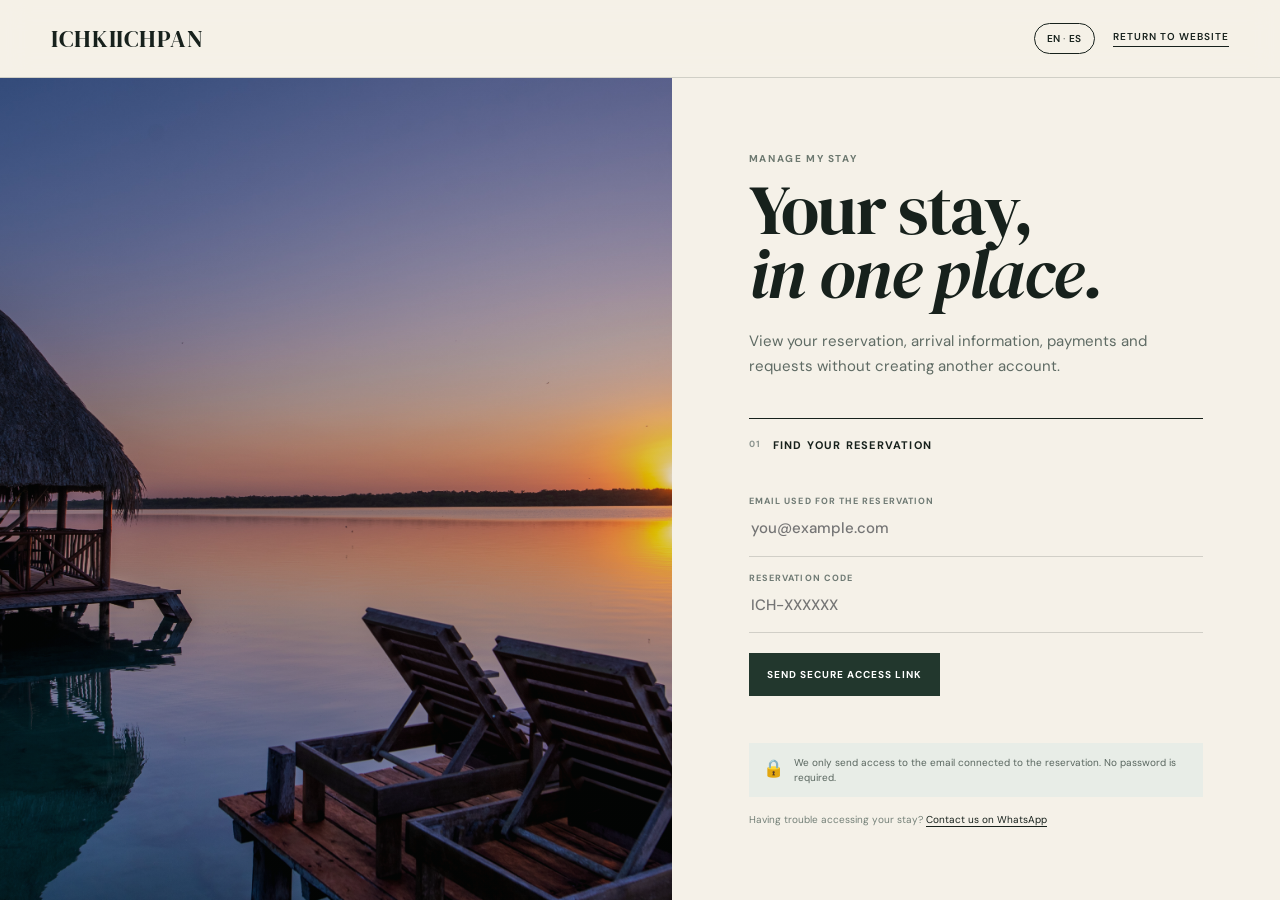
<file: guest-portal.html>
<!doctype html>
<html lang="en">
<head>
  <meta charset="utf-8"/>
  <meta name="viewport" content="width=device-width, initial-scale=1"/>
  <meta name="theme-color" content="#f5f1e8"/>
  <meta name="robots" content="noindex,nofollow"/>
  <meta name="description" content="Secure guest access for Ichkiichpan reservations."/>
  <title>Manage My Stay — Ichkiichpan</title>
  <link rel="icon" href="assets/logo-cropped.png" type="image/png"/>
  <link rel="preconnect" href="https://fonts.googleapis.com"/>
  <link rel="preconnect" href="https://fonts.gstatic.com" crossorigin/>
  <link href="https://fonts.googleapis.com/css2?family=DM+Sans:wght@400;500;600&family=DM+Serif+Display&display=swap" rel="stylesheet"/>
  <link rel="stylesheet" href="styles.css?v=20260818-0102"/>
  <link rel="stylesheet" href="guest-portal.css?v=20260830-01"/>
</head>
<body class="guest-portal-page">
  <header class="portal-header">
    <a class="portal-wordmark" href="index.html" aria-label="Ichkiichpan home">ICHKIICHPAN</a>
    <div class="portal-header-actions">
      <span class="demo-badge" id="previewBadge" hidden data-i18n="previewBadge">Frontend preview</span>
      <button class="portal-lang-button" id="portalLangButton" type="button" aria-label="Change language">EN <span>·</span> ES</button>
      <a class="portal-home-link" href="index.html" data-i18n="returnWebsite">Return to website</a>
      <button class="portal-logout" id="logoutButton" type="button" hidden data-i18n="logout">Log out</button>
    </div>
  </header>

  <main>
    <section class="access-shell" id="accessShell">
      <div class="access-image" aria-hidden="true"></div>
      <div class="access-panel">
        <div class="access-copy">
          <p class="portal-kicker" data-i18n="manageStay">Manage my stay</p>
          <h1 data-i18n="accessTitle">Your stay,<br><em>in one place.</em></h1>
          <p data-i18n="accessBody">View your reservation, arrival information, payments and requests without creating another account.</p>
        </div>

        <div class="access-card" id="identifyCard">
          <div class="access-step"><span>01</span><strong data-i18n="findReservation">Find your reservation</strong></div>
          <form id="accessForm" method="post" novalidate>
            <label class="portal-field"><span data-i18n="reservationEmail">Email used for the reservation</span><input id="guestEmail" name="email" type="email" autocomplete="email" placeholder="you@example.com" required/></label>
            <label class="portal-field"><span data-i18n="reservationCode">Reservation code</span><input id="reservationCode" name="reservationCode" type="text" autocomplete="off" placeholder="ICH-XXXXXX" pattern="[A-Za-z0-9-]{6,20}" required/></label>
            <button class="portal-primary" type="submit" data-i18n="sendAccessLink">Send secure access link</button>
            <p class="portal-message" id="accessMessage" aria-live="polite"></p>
          </form>
          <div class="access-assurance"><span aria-hidden="true">🔒</span><p data-i18n="accessAssurance">We only send access to the email connected to the reservation. No password is required.</p></div>
          <p class="access-help"><span data-i18n="needAccessHelp">Having trouble accessing your stay?</span> <a href="https://wa.me/19563393012" target="_blank" rel="noopener noreferrer" data-i18n="contactWhatsApp">Contact us on WhatsApp</a></p>
        </div>

        <div class="access-card verification-card" id="verificationCard" hidden>
          <div class="access-step"><span>02</span><strong data-i18n="verifyEmail">Verify your email</strong></div>
          <div class="verification-icon" aria-hidden="true">✉</div>
          <h2 data-i18n="checkInbox">Check your inbox.</h2>
          <p><span data-i18n="verificationBody">If those details match a reservation, a secure access link will be sent to</span> <strong id="verificationEmail">—</strong>.</p>
          <button class="portal-secondary full" id="backToLoginButton" type="button" data-i18n="differentReservation">Use a different reservation</button>
        </div>
      </div>
    </section>

    <section class="portal-app" id="portalApp" hidden>
      <aside class="portal-sidebar">
        <div class="sidebar-brand"><span data-i18n="welcomeBack">Welcome back</span><strong id="sidebarGuestName">Guest</strong><small id="sidebarReservationCode">ICH-••••••</small></div>
        <nav class="portal-nav" aria-label="Guest portal" data-i18n-aria="portalNavigation">
          <button class="active" type="button" data-portal-view="overview" aria-current="page"><span>01</span><span data-i18n="navOverview">Overview</span></button>
          <button type="button" data-portal-view="reservation"><span>02</span><span data-i18n="navReservation">Reservation</span></button>
          <button type="button" data-portal-view="arrival"><span>03</span><span data-i18n="navArrival">Arrival &amp; stay</span></button>
          <button type="button" data-portal-view="payments"><span>04</span><span data-i18n="navPayments">Payments</span></button>
          <button type="button" data-portal-view="requests"><span>05</span><span data-i18n="navRequests">Requests</span></button>
        </nav>
        <div class="sidebar-security"><strong data-i18n="privateAccess">Private guest access</strong><p data-i18n="sessionPrivacy">This session only displays information connected to your verified reservation.</p></div>
      </aside>

      <div class="portal-content">
        <div class="portal-mobile-nav"><label for="mobileViewSelect" data-i18n="viewLabel">View</label><select id="mobileViewSelect"><option value="overview" data-i18n="navOverview">Overview</option><option value="reservation" data-i18n="navReservation">Reservation</option><option value="arrival" data-i18n="navArrival">Arrival &amp; stay</option><option value="payments" data-i18n="navPayments">Payments</option><option value="requests" data-i18n="navRequests">Requests</option></select></div>

        <section class="portal-view active" data-view="overview" tabindex="-1">
          <div class="portal-view-heading"><div><p class="portal-kicker" id="overviewKicker">Your upcoming stay</p><h1 data-i18n="overviewTitle">Welcome to<br><em>Ichkiichpan.</em></h1></div><div class="reservation-status"><i></i><span id="overviewStatus">Confirmed</span></div></div>
          <div class="stay-hero-card"><div class="stay-hero-image" role="img" aria-label="Aerial view of Ichkiichpan and the lagoon" data-i18n-aria="aerialImage"></div><div class="stay-hero-copy"><span id="overviewCountdown">Your stay is coming up</span><h2 id="overviewDates">—</h2><p data-i18n="propertySubtitle">Private lagoon retreat · Bacalar, Quintana Roo</p><div class="stay-hero-facts"><div><small data-i18n="guests">Guests</small><strong id="overviewGuests">—</strong></div><div><small data-i18n="nights">Nights</small><strong id="overviewNights">—</strong></div><div><small data-i18n="bedrooms">Bedrooms</small><strong>5</strong></div></div></div></div>
          <div class="overview-grid">
            <article class="portal-card payment-overview-card"><div class="card-heading"><span data-i18n="payment">Payment</span><strong class="status-pill paid" id="overviewPaymentStatus">Paid in full</strong></div><div class="large-value" id="overviewBalance">MXN 0</div><p data-i18n="balanceRemaining">Balance remaining</p><button type="button" class="portal-secondary" data-go-view="payments" data-i18n="viewPayments">View payments</button></article>
            <article class="portal-card arrival-overview-card"><div class="card-heading"><span data-i18n="arrival">Arrival</span><strong id="overviewCheckIn">—</strong></div><div class="large-value">3:00 PM</div><p data-i18n="standardCheckIn">Standard check-in time</p><button type="button" class="portal-secondary" data-go-view="arrival" data-i18n="arrivalDetails">Arrival details</button></article>
            <article class="portal-card request-overview-card"><div class="card-heading"><span data-i18n="needSomething">Need something?</span><strong data-i18n="weCanHelp">We can help</strong></div><div class="large-value smaller" data-i18n="sendRequestLead">Send us a request.</div><p data-i18n="requestOverviewBody">Questions, arrival notes or changes you would like us to review.</p><button type="button" class="portal-secondary" data-go-view="requests" data-i18n="newRequest">New request</button></article>
          </div>
          <div class="privacy-strip"><span aria-hidden="true">🔒</span><div><strong data-i18n="privacyTitle">Your information stays private.</strong><p data-i18n="privacyBody">Only information connected to this verified reservation is displayed. Internal notes and other reservations are never shown.</p></div></div>
        </section>

        <section class="portal-view" data-view="reservation" hidden tabindex="-1">
          <div class="portal-view-heading compact"><div><p class="portal-kicker" data-i18n="navReservation">Reservation</p><h1 data-i18n="bookingTitle">Your booking.</h1></div><div class="reservation-status"><i></i><span id="reservationStatus">Confirmed</span></div></div>
          <div class="detail-grid">
            <article class="portal-card detail-card wide"><div class="card-heading"><span data-i18n="stayDetails">Stay details</span><strong id="reservationCodeDisplay">—</strong></div><dl class="detail-list"><div><dt data-i18n="checkIn">Check-in</dt><dd id="reservationCheckIn">—</dd></div><div><dt data-i18n="checkOut">Check-out</dt><dd id="reservationCheckOut">—</dd></div><div><dt data-i18n="lengthStay">Length of stay</dt><dd id="reservationNights">—</dd></div><div><dt data-i18n="guests">Guests</dt><dd id="reservationGuests">—</dd></div><div><dt data-i18n="bookingSource">Booking source</dt><dd id="reservationSource">—</dd></div><div><dt data-i18n="property">Property</dt><dd data-i18n="entireRetreat">Entire Ichkiichpan retreat</dd></div></dl></article>
            <article class="portal-card detail-card"><div class="card-heading"><span data-i18n="primaryGuest">Primary guest</span></div><dl class="detail-list single"><div><dt data-i18n="name">Name</dt><dd id="reservationGuestName">—</dd></div><div><dt data-i18n="email">Email</dt><dd id="reservationGuestEmail">—</dd></div><div><dt data-i18n="language">Language</dt><dd id="reservationLanguage">—</dd></div></dl></article>
            <article class="portal-card detail-card"><div class="card-heading"><span data-i18n="includedStay">Included with your stay</span></div><ul class="included-list"><li data-i18n="includedRetreat">Entire private retreat</li><li data-i18n="includedRooms">5 bedrooms · 7 beds</li><li data-i18n="includedLagoon">Direct lagoon access</li><li data-i18n="includedDocks">2 docks</li><li data-i18n="includedKayaks">Kayaks</li><li data-i18n="includedWifi">Wi-Fi &amp; parking</li></ul></article>
          </div>
          <div class="portal-actions-row"><button class="portal-primary small" type="button" data-go-view="requests" data-i18n="requestChange">Request a change</button><button class="portal-secondary" id="copyCodeButton" type="button" data-i18n="copyCode">Copy reservation code</button></div>
        </section>

        <section class="portal-view" data-view="arrival" hidden tabindex="-1">
          <div class="portal-view-heading compact"><div><p class="portal-kicker" data-i18n="navArrival">Arrival &amp; stay</p><h1 id="arrivalTitle">Before you arrive.</h1></div></div>
          <div class="arrival-banner"><div><span data-i18n="checkIn">Check-in</span><strong>3:00 PM</strong><small id="arrivalCheckIn">—</small></div><div><span data-i18n="checkOut">Check-out</span><strong>11:00 AM</strong><small id="arrivalCheckOut">—</small></div></div>
          <div class="detail-grid arrival-grid">
            <article class="portal-card detail-card wide"><div class="card-heading"><span data-i18n="arrivalInformation">Arrival information</span><strong id="arrivalAvailability">Available before check-in</strong></div><p class="body-copy" id="arrivalCopy"></p><div class="locked-detail" id="accessInstructionBox"><span id="accessInstructionIcon" aria-hidden="true">🔒</span><div><strong id="accessInstructionTitle">Access instructions are protected</strong><p id="accessInstructionText"></p></div></div><div class="guest-location-card" id="guestLocationCard" hidden><div><span data-i18n="exactLocation">Exact location</span><strong>Ichkiichpan</strong><p data-i18n="locationPlace">Pedro Antonio Santos · Quintana Roo · México</p></div><a href="https://maps.app.goo.gl/G43nz4ibD5nMp6gG7" target="_blank" rel="noopener noreferrer" data-i18n="openMaps">Open in Google Maps ↗</a></div></article>
            <article class="portal-card detail-card"><div class="card-heading"><span data-i18n="yourArrivalTime">Your arrival time</span></div><label class="portal-field standalone"><span data-i18n="estimatedArrival">Estimated arrival</span><select id="arrivalTime"><option value="unknown" data-i18n="arrivalUnknown">Not sure yet</option><option value="15-16">3:00–4:00 PM</option><option value="16-17">4:00–5:00 PM</option><option value="17-18">5:00–6:00 PM</option><option value="after18" data-i18n="arrivalAfter">After 6:00 PM</option></select></label><button class="portal-secondary full" id="saveArrivalButton" type="button" data-i18n="saveArrival">Save arrival time</button><p class="inline-feedback" id="arrivalFeedback" aria-live="polite"></p></article>
            <article class="portal-card detail-card"><div class="card-heading"><span data-i18n="goodToKnow">Good to know</span></div><ul class="included-list"><li data-i18n="parking">Free parking on site</li><li data-i18n="kitchen">Equipped kitchen</li><li data-i18n="coffee">Coffee maker</li><li>Wi-Fi</li><li data-i18n="kayakUse">Kayaks for guest use</li><li data-i18n="storeDistance">Nearest store about 10 minutes away</li></ul></article>
          </div>
        </section>

        <section class="portal-view" data-view="payments" hidden tabindex="-1">
          <div class="portal-view-heading compact"><div><p class="portal-kicker" data-i18n="navPayments">Payments</p><h1 data-i18n="paymentsTitle">Simple &amp; clear.</h1></div><strong class="status-pill paid" id="paymentPageStatus">Paid in full</strong></div>
          <div class="payment-summary-grid"><article><span data-i18n="reservationTotal">Reservation total</span><strong id="paymentTotal">—</strong><small data-i18n="confirmedAmount">Confirmed amount</small></article><article><span data-i18n="paid">Paid</span><strong id="paymentPaid">—</strong><small data-i18n="paymentReceived">Payment received</small></article><article><span data-i18n="balance">Balance</span><strong id="paymentBalance">—</strong><small id="paymentBalanceCaption">Nothing due</small></article></div>
          <article class="portal-card transaction-card"><div class="card-heading"><span data-i18n="paymentHistory">Payment history</span><strong id="transactionCount">—</strong></div><div id="transactionList"></div></article>
          <div class="portal-actions-row"><button class="portal-secondary disabled-action" id="receiptButton" type="button" disabled data-i18n="receiptAfterBackend">Receipt available after connection</button><button class="portal-primary small disabled-action" id="payBalanceButton" type="button" disabled data-i18n="paymentAfterBackend">Payment available after connection</button></div>
          <p class="backend-note" data-i18n="paymentBackendNote">No payment can be initiated from this frontend preview.</p>
        </section>

        <section class="portal-view" data-view="requests" hidden tabindex="-1">
          <div class="portal-view-heading compact"><div><p class="portal-kicker" data-i18n="navRequests">Requests</p><h1 data-i18n="requestsTitle">How can we help?</h1><p data-i18n="requestsBody">Send a question or request for the team to review. Nothing changes automatically, and the response will remain connected to your stay.</p></div></div>
          <div class="request-assurance"><span aria-hidden="true">✓</span><div><strong data-i18n="requestAssuranceTitle">Every request is acknowledged.</strong><p data-i18n="requestAssuranceBody">You will first see “Received,” followed by an update when the team reviews or answers it.</p></div></div>
          <div class="request-layout">
            <form class="portal-card request-form" id="requestForm" method="post" novalidate><label class="portal-field standalone"><span data-i18n="requestType">Request type</span><select name="type" required><option value="" data-i18n="selectRequest">Select a request</option><option value="dates" data-i18n="changeDates">Change dates</option><option value="guests" data-i18n="changeGuests">Change guest count</option><option value="arrival" data-i18n="arrivalQuestion">Arrival question</option><option value="amenity" data-i18n="amenityQuestion">House / amenity question</option><option value="special" data-i18n="specialRequest">Special request</option><option value="other" data-i18n="other">Other</option></select></label><label class="portal-field standalone"><span data-i18n="message">Message</span><textarea name="message" rows="6" placeholder="Tell us what you need…" data-i18n-placeholder="messagePlaceholder" required></textarea></label><button class="portal-primary small" type="submit" data-i18n="sendRequest">Send request</button><p class="portal-message" id="requestMessage" aria-live="polite"></p></form>
            <div class="request-history"><p class="portal-kicker" data-i18n="requestHistory">Request history</p><div id="requestHistory"></div></div>
          </div>
        </section>
      </div>
    </section>
  </main>

  <div class="portal-toast" id="portalToast" role="status" aria-live="polite"></div>
  <script src="guest-portal.js?v=20260830-01"></script>
</body>
</html>
</file>
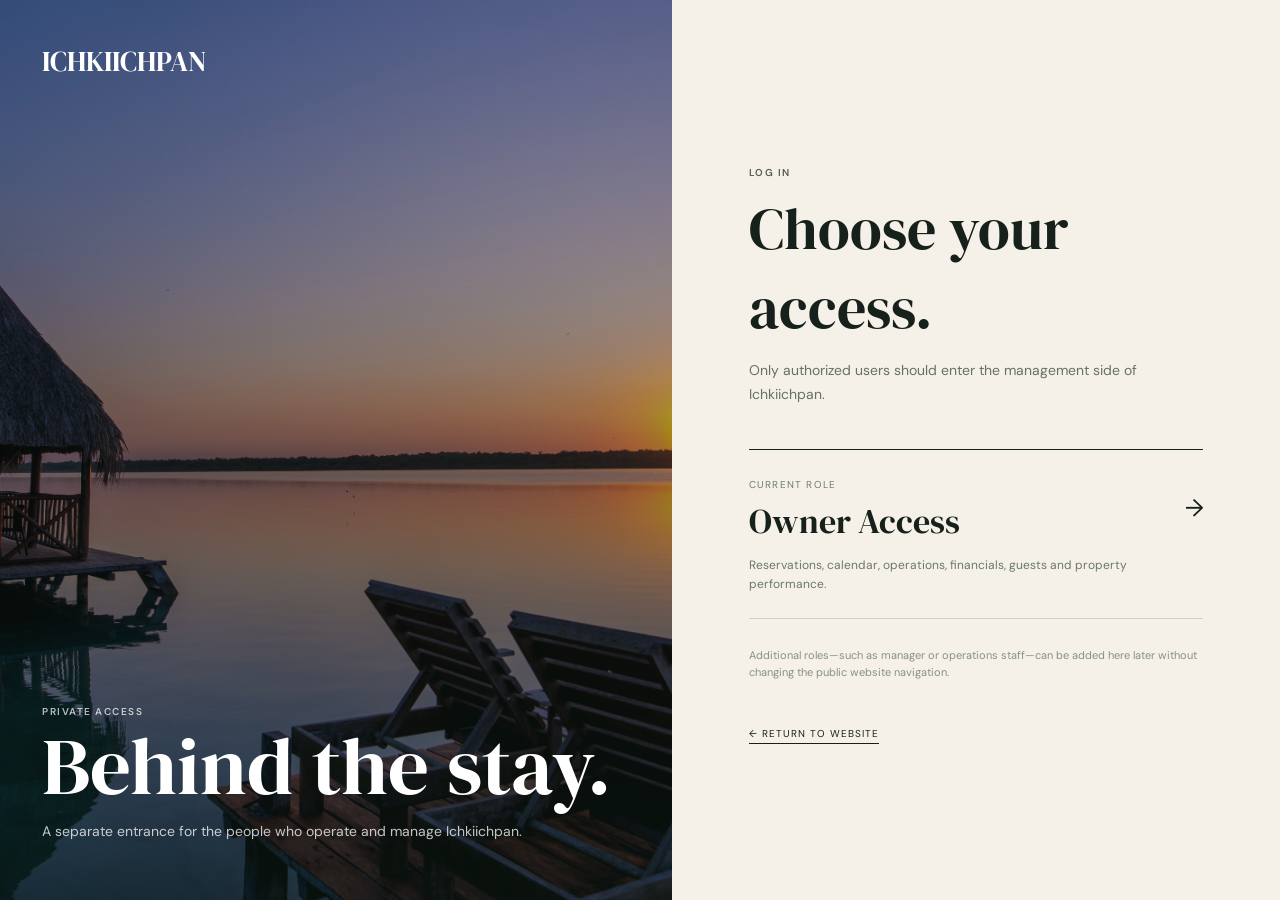
<file: login.html>
<!doctype html>
<html lang="en">
<head>
  <meta charset="utf-8" />
  <meta name="viewport" content="width=device-width, initial-scale=1" />
  <meta name="theme-color" content="#17271f" />
  <meta name="robots" content="noindex,nofollow" />
  <title>Log in — Ichkiichpan</title>
  <link rel="preconnect" href="https://fonts.googleapis.com">
  <link rel="preconnect" href="https://fonts.gstatic.com" crossorigin>
  <link href="https://fonts.googleapis.com/css2?family=DM+Sans:wght@400;500;600&family=DM+Serif+Display&display=swap" rel="stylesheet">
  <style>
    :root{--ink:#17211c;--green:#22372d;--green-deep:#17271f;--stone:#f5f1e8;--line:rgba(23,33,28,.16);--serif:'DM Serif Display',serif;--sans:'DM Sans',sans-serif}
    *{box-sizing:border-box}body{margin:0;background:var(--stone);color:var(--ink);font-family:var(--sans)}a{color:inherit;text-decoration:none}.access-page{min-height:100vh;display:grid;grid-template-columns:1.05fr .95fr}.access-visual{min-height:680px;background:linear-gradient(rgba(14,27,21,.14),rgba(14,27,21,.62)),url('assets/hero-sunset.jpg') center/cover;display:flex;flex-direction:column;justify-content:space-between;padding:42px;color:#fff}.access-brand{font-family:var(--serif);font-size:28px}.access-visual-copy{max-width:650px}.access-kicker{font-size:10px;letter-spacing:.15em;text-transform:uppercase;font-weight:600;opacity:.72}.access-visual h1{font-family:var(--serif);font-size:clamp(58px,6.3vw,100px);font-weight:400;line-height:.9;margin:12px 0 18px}.access-visual p:last-child{font-size:14px;line-height:1.7;color:rgba(255,255,255,.76);max-width:520px}.access-panel{display:flex;align-items:center;padding:70px clamp(36px,6vw,100px)}.access-panel-inner{width:min(520px,100%)}.access-panel h2{font-family:var(--serif);font-size:58px;font-weight:400;margin:8px 0 12px}.access-intro{font-size:14px;line-height:1.7;color:#657169;margin:0 0 42px}.role-card{display:block;border-top:1px solid var(--ink);border-bottom:1px solid var(--line);padding:22px 0 24px}.role-card-head{display:flex;justify-content:space-between;gap:20px;align-items:center}.role-card span{font-size:10px;letter-spacing:.12em;text-transform:uppercase;color:#6f7b74}.role-card strong{display:block;font-family:var(--serif);font-size:34px;font-weight:400;margin-top:5px}.role-arrow{font-size:24px}.role-card p{font-size:12px;line-height:1.6;color:#6b7770;margin:12px 0 0;max-width:420px}.future-note{margin-top:28px;font-size:11px;line-height:1.6;color:#879089}.return-link{display:inline-block;margin-top:34px;font-size:10px;text-transform:uppercase;letter-spacing:.1em;border-bottom:1px solid currentColor;padding-bottom:3px}@media(max-width:780px){.access-page{grid-template-columns:1fr}.access-visual{min-height:46vh;padding:26px}.access-panel{padding:50px 26px 70px}.access-panel h2{font-size:48px}.access-visual h1{font-size:58px}}
  </style>
</head>
<body>
  <main class="access-page">
    <section class="access-visual">
      <a class="access-brand" href="index.html">ICHKIICHPAN</a>
      <div class="access-visual-copy"><p class="access-kicker">Private access</p><h1>Behind the stay.</h1><p>A separate entrance for the people who operate and manage Ichkiichpan.</p></div>
    </section>
    <section class="access-panel">
      <div class="access-panel-inner">
        <p class="access-kicker">Log in</p>
        <h2>Choose your access.</h2>
        <p class="access-intro">Only authorized users should enter the management side of Ichkiichpan.</p>
        <a class="role-card" href="owner-portal.html">
          <div class="role-card-head"><div><span>Current role</span><strong>Owner Access</strong></div><i class="role-arrow">→</i></div>
          <p>Reservations, calendar, operations, financials, guests and property performance.</p>
        </a>
        <p class="future-note">Additional roles—such as manager or operations staff—can be added here later without changing the public website navigation.</p>
        <a class="return-link" href="index.html">← Return to website</a>
      </div>
    </section>
  </main>
</body>
</html>
</file>
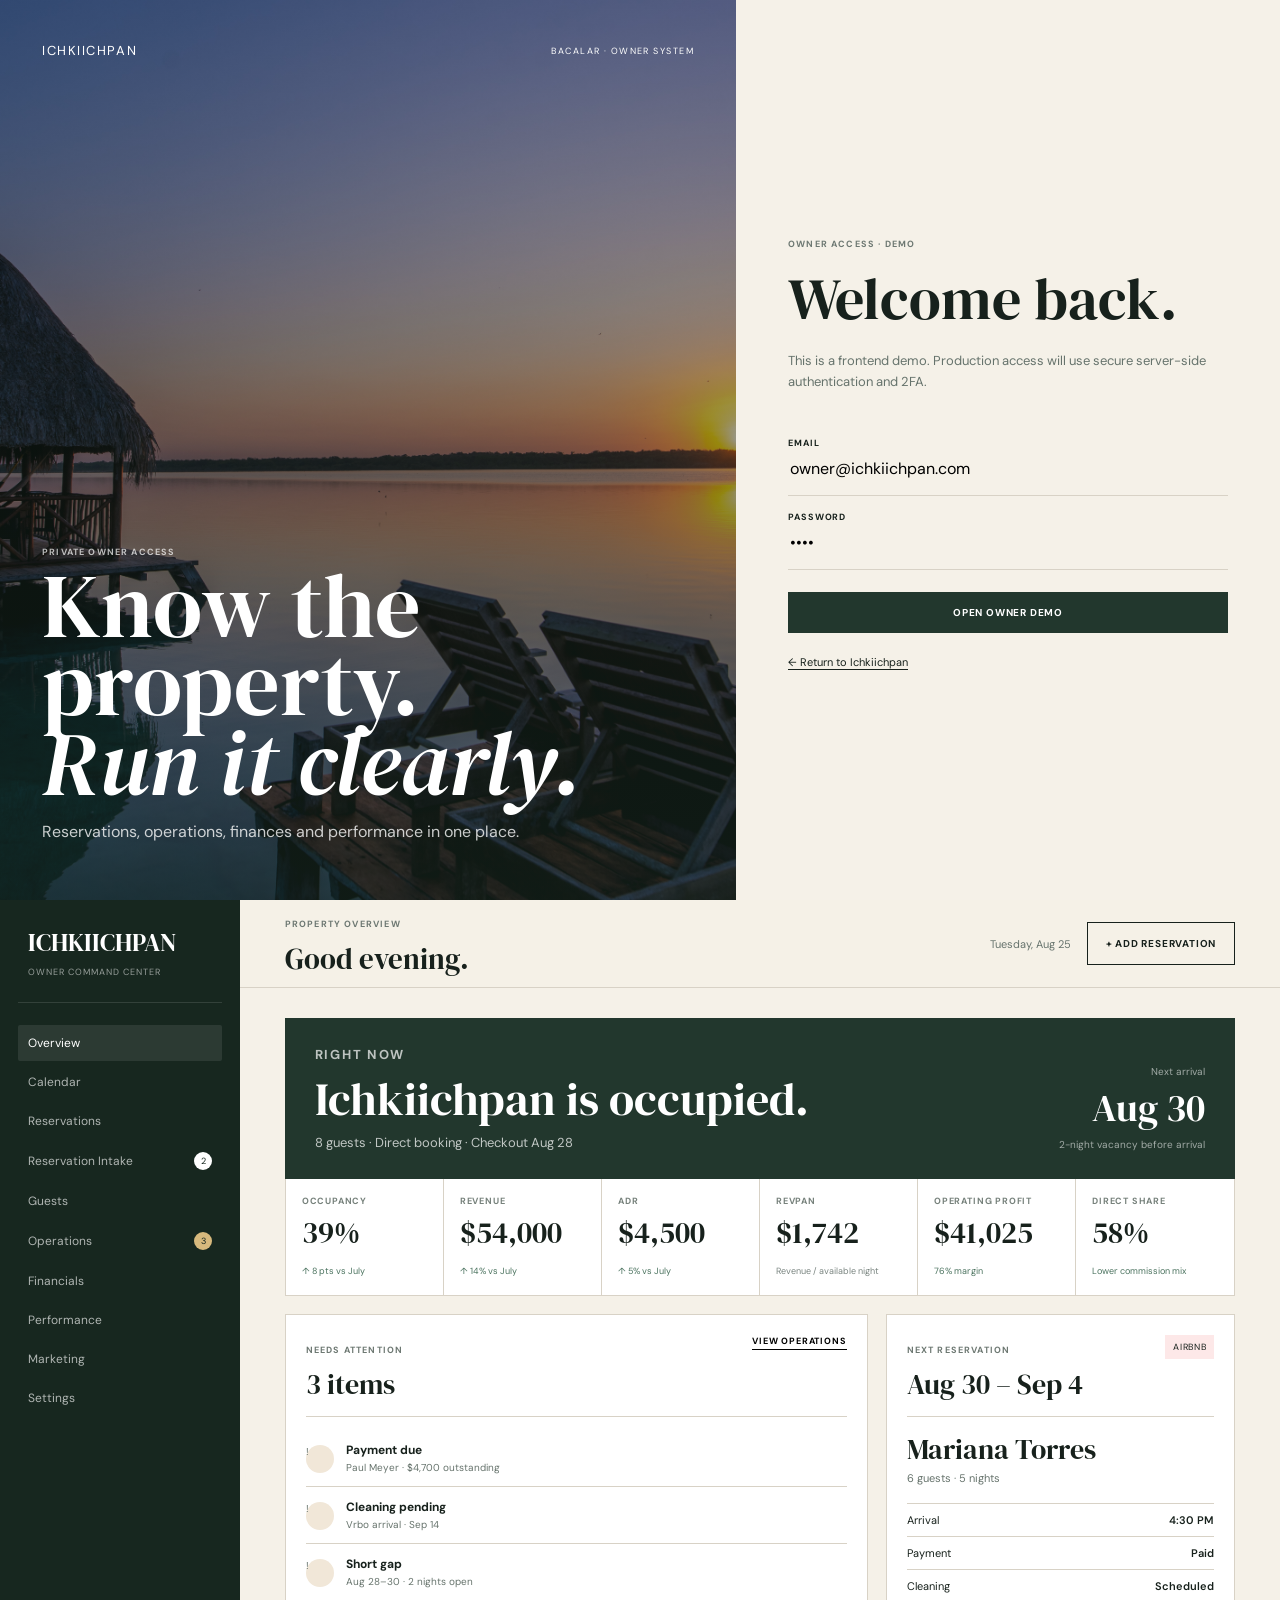
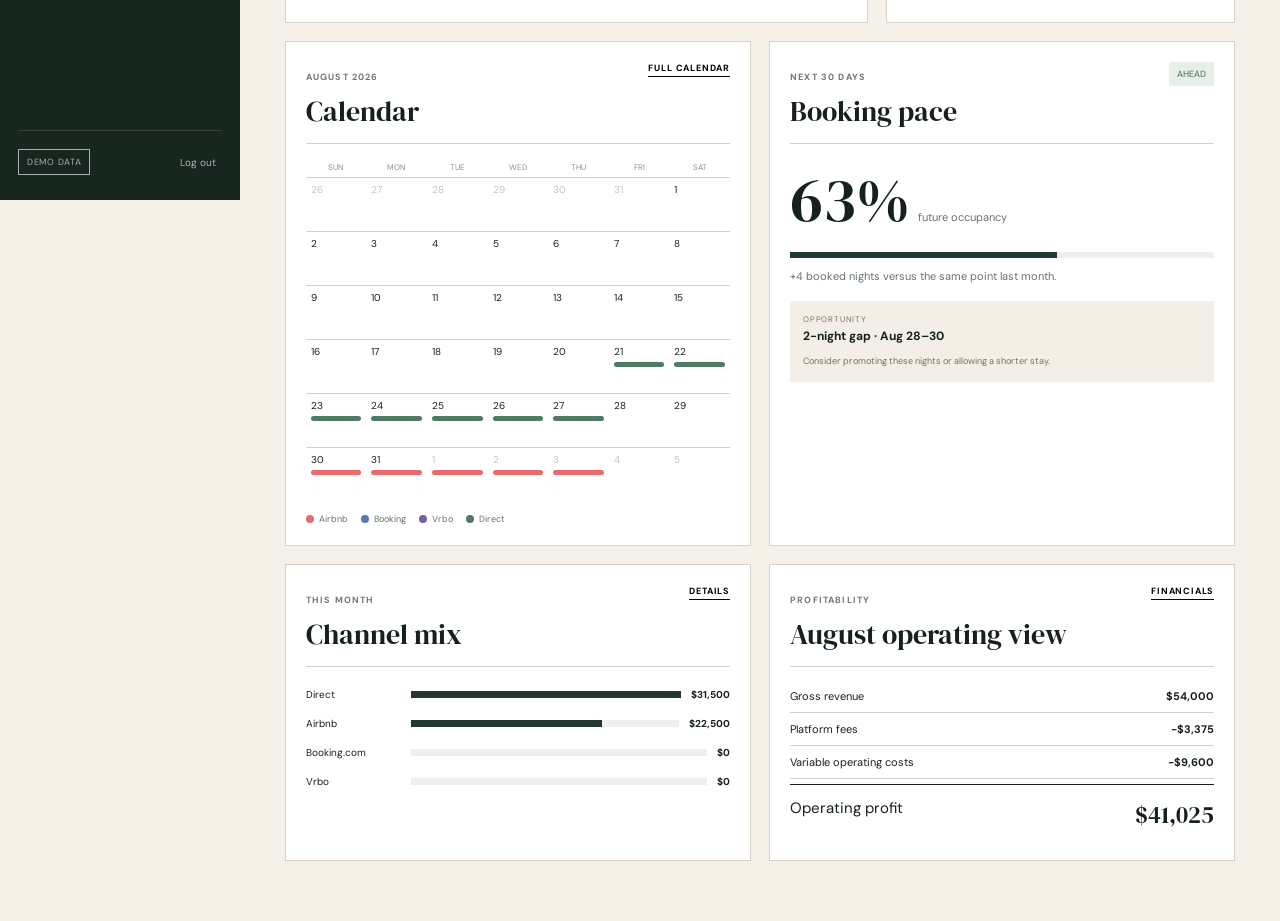
<file: owner-portal.html>
<!doctype html>
<html lang="en">
<head>
  <meta charset="utf-8" />
  <meta name="viewport" content="width=device-width, initial-scale=1" />
  <meta name="theme-color" content="#17271f" />
  <meta name="robots" content="noindex,nofollow" />
  <meta name="description" content="Ichkiichpan owner command center demo." />
  <title>Owner Command Center — Ichkiichpan</title>
  <link rel="preconnect" href="https://fonts.googleapis.com">
  <link rel="preconnect" href="https://fonts.gstatic.com" crossorigin>
  <link href="https://fonts.googleapis.com/css2?family=DM+Sans:wght@400;500;600;700&family=DM+Serif+Display&display=swap" rel="stylesheet">
  <link rel="stylesheet" href="owner-portal.css?v=20260825-01" />
</head>
<body class="owner-page">
  <section class="owner-login" id="ownerLogin">
    <div class="owner-login-visual">
      <div class="owner-login-brand"><span>ICHKIICHPAN</span><small>BACALAR · OWNER SYSTEM</small></div>
      <div class="owner-login-copy"><p class="eyebrow light">Private owner access</p><h1>Know the property.<br><em>Run it clearly.</em></h1><p>Reservations, operations, finances and performance in one place.</p></div>
    </div>
    <div class="owner-login-panel">
      <div class="owner-login-form-wrap">
        <p class="eyebrow">Owner access · Demo</p>
        <h2>Welcome back.</h2>
        <p class="muted">This is a frontend demo. Production access will use secure server-side authentication and 2FA.</p>
        <form id="ownerLoginForm" class="owner-login-form">
          <label><span>Email</span><input type="email" value="owner@ichkiichpan.com" autocomplete="username" required></label>
          <label><span>Password</span><input type="password" value="demo" autocomplete="current-password" required></label>
          <button class="primary-action" type="submit">Open owner demo</button>
        </form>
        <a class="return-link" href="index.html">← Return to Ichkiichpan</a>
      </div>
    </div>
  </section>

  <div class="owner-app" id="ownerApp" hidden>
    <aside class="owner-sidebar" id="ownerSidebar">
      <div class="owner-brand"><strong>ICHKIICHPAN</strong><span>Owner Command Center</span></div>
      <nav class="owner-nav" id="ownerNav">
        <button class="active" data-view="overview"><span>Overview</span></button>
        <button data-view="calendar"><span>Calendar</span></button>
        <button data-view="reservations"><span>Reservations</span></button>
        <button data-view="intake"><span>Reservation Intake</span><i class="nav-count">2</i></button>
        <button data-view="guests"><span>Guests</span></button>
        <button data-view="operations"><span>Operations</span><i class="nav-count warning">3</i></button>
        <button data-view="financials"><span>Financials</span></button>
        <button data-view="performance"><span>Performance</span></button>
        <button data-view="marketing"><span>Marketing</span></button>
        <button data-view="settings"><span>Settings</span></button>
      </nav>
      <div class="sidebar-footer"><span class="connection-pill">Demo data</span><button id="ownerLogout" type="button">Log out</button></div>
    </aside>

    <main class="owner-main">
      <header class="owner-topbar">
        <button class="sidebar-toggle" id="sidebarToggle" type="button" aria-label="Toggle navigation">☰</button>
        <div><p class="eyebrow" id="viewEyebrow">PROPERTY OVERVIEW</p><h2 id="viewTitle">Good evening.</h2></div>
        <div class="topbar-actions"><span class="today-label" id="todayLabel"></span><button class="secondary-action" id="quickAdd" type="button">+ Add reservation</button></div>
      </header>

      <section class="owner-view active" data-view-panel="overview">
        <div class="hero-status">
          <div><p class="eyebrow light">RIGHT NOW</p><h3>Ichkiichpan is occupied.</h3><p>8 guests · Direct booking · Checkout Aug 28</p></div>
          <div class="hero-status-next"><span>Next arrival</span><strong>Aug 30</strong><small>2-night vacancy before arrival</small></div>
        </div>

        <div class="metric-strip" id="overviewMetrics"></div>

        <div class="dashboard-grid dashboard-grid-primary">
          <article class="owner-card attention-card">
            <div class="card-head"><div><p class="eyebrow">NEEDS ATTENTION</p><h3>3 items</h3></div><button class="text-button" data-go="operations">View operations</button></div>
            <div class="attention-list" id="attentionList"></div>
          </article>
          <article class="owner-card next-stay-card">
            <div class="card-head"><div><p class="eyebrow">NEXT RESERVATION</p><h3>Aug 30 – Sep 4</h3></div><span class="channel-badge airbnb">Airbnb</span></div>
            <div class="next-stay-body"><strong>Mariana Torres</strong><span>6 guests · 5 nights</span><dl><div><dt>Arrival</dt><dd>4:30 PM</dd></div><div><dt>Payment</dt><dd>Paid</dd></div><div><dt>Cleaning</dt><dd>Scheduled</dd></div></dl></div>
          </article>
        </div>

        <div class="dashboard-grid">
          <article class="owner-card calendar-preview-card">
            <div class="card-head"><div><p class="eyebrow">AUGUST 2026</p><h3>Calendar</h3></div><button class="text-button" data-go="calendar">Full calendar</button></div>
            <div class="mini-calendar" id="miniCalendar"></div>
            <div class="calendar-key"><span><i class="airbnb-dot"></i>Airbnb</span><span><i class="booking-dot"></i>Booking</span><span><i class="vrbo-dot"></i>Vrbo</span><span><i class="direct-dot"></i>Direct</span></div>
          </article>
          <article class="owner-card pace-card">
            <div class="card-head"><div><p class="eyebrow">NEXT 30 DAYS</p><h3>Booking pace</h3></div><span class="positive-pill">Ahead</span></div>
            <div class="pace-number"><strong>63%</strong><span>future occupancy</span></div>
            <div class="pace-bar"><i style="width:63%"></i></div>
            <p>+4 booked nights versus the same point last month.</p>
            <div class="gap-callout"><span>Opportunity</span><strong>2-night gap · Aug 28–30</strong><small>Consider promoting these nights or allowing a shorter stay.</small></div>
          </article>
        </div>

        <div class="dashboard-grid">
          <article class="owner-card"><div class="card-head"><div><p class="eyebrow">THIS MONTH</p><h3>Channel mix</h3></div><button class="text-button" data-go="performance">Details</button></div><div class="channel-bars" id="channelBars"></div></article>
          <article class="owner-card"><div class="card-head"><div><p class="eyebrow">PROFITABILITY</p><h3>August operating view</h3></div><button class="text-button" data-go="financials">Financials</button></div><div class="profit-stack" id="profitStack"></div></article>
        </div>
      </section>

      <section class="owner-view" data-view-panel="calendar" hidden>
        <div class="section-intro"><div><p class="eyebrow">UNIFIED AVAILABILITY</p><h1>Calendar.</h1></div><p>Airbnb, Booking.com, Vrbo, direct reservations and calendar-only blocks in one owner view.</p></div>
        <article class="owner-card calendar-full-card">
          <div class="calendar-toolbar"><button id="calendarPrev" type="button">←</button><h3 id="calendarMonthTitle">August 2026</h3><button id="calendarNext" type="button">→</button><div class="calendar-key wide"><span><i class="airbnb-dot"></i>Airbnb</span><span><i class="booking-dot"></i>Booking</span><span><i class="vrbo-dot"></i>Vrbo</span><span><i class="direct-dot"></i>Direct</span><span><i class="block-dot"></i>Calendar block</span></div></div>
          <div class="full-calendar" id="fullCalendar"></div>
        </article>
        <div class="gap-grid" id="gapGrid"></div>
      </section>

      <section class="owner-view" data-view-panel="reservations" hidden>
        <div class="section-intro"><div><p class="eyebrow">ALL CHANNELS</p><h1>Reservations.</h1></div><p>Search every stay, payment state and booking source from one place.</p></div>
        <article class="owner-card table-card">
          <div class="table-toolbar"><input id="reservationSearch" type="search" placeholder="Search guest, confirmation or source…"><select id="reservationFilter"><option value="all">All reservations</option><option value="upcoming">Upcoming</option><option value="current">Current stay</option><option value="balance">Balance due</option></select></div>
          <div class="table-scroll"><table><thead><tr><th>Guest</th><th>Source</th><th>Stay</th><th>Guests</th><th>Gross</th><th>Balance</th><th>Status</th></tr></thead><tbody id="reservationRows"></tbody></table></div>
        </article>
      </section>

      <section class="owner-view" data-view-panel="intake" hidden>
        <div class="section-intro"><div><p class="eyebrow">RESERVATION INTAKE</p><h1>Capture. Match. Confirm.</h1></div><p>Turn platform emails and uploaded reservation files into structured reservations, then reconcile them against dates already blocked on the calendar.</p></div>
        <div class="intake-summary" id="intakeSummary"></div>
        <div class="dashboard-grid intake-grid">
          <article class="owner-card">
            <div class="card-head"><div><p class="eyebrow">EMAIL INBOX</p><h3>Detected reservation emails</h3></div><span class="connection-pill">Demo parser</span></div>
            <div class="intake-list" id="emailIntakeList"></div>
          </article>
          <article class="owner-card upload-card">
            <div class="card-head"><div><p class="eyebrow">UPLOAD</p><h3>Import reservation file</h3></div></div>
            <label class="upload-zone" for="reservationUpload"><strong>Drop a CSV or spreadsheet here</strong><span>or choose a file to simulate an import</span><input id="reservationUpload" type="file" accept=".csv,.xlsx,.xls"></label>
            <div class="upload-status" id="uploadStatus">No file selected.</div>
            <div class="match-logic"><p class="eyebrow">MATCHING LOGIC</p><ol><li>Confirmation number / platform reference</li><li>Exact check-in + check-out dates</li><li>Platform / source identity</li><li>Guest name and party size</li><li>Overlap/conflict detection</li></ol></div>
          </article>
        </div>
        <article class="owner-card reconciliation-card">
          <div class="card-head"><div><p class="eyebrow">RECONCILIATION QUEUE</p><h3>Calendar block matching</h3></div><span>Owner review only when confidence is not high</span></div>
          <div class="reconciliation-list" id="reconciliationList"></div>
        </article>
      </section>

      <section class="owner-view" data-view-panel="guests" hidden>
        <div class="section-intro"><div><p class="eyebrow">GUEST HISTORY</p><h1>Guests.</h1></div><p>Understand who stays at Ichkiichpan without exposing private owner notes to the guest portal.</p></div>
        <div class="guest-grid" id="guestGrid"></div>
      </section>

      <section class="owner-view" data-view-panel="operations" hidden>
        <div class="section-intro"><div><p class="eyebrow">TODAY + NEXT</p><h1>Operations.</h1></div><p>Arrivals, departures, cleaning, maintenance and guest requests—focused only on what needs action.</p></div>
        <div class="operations-grid" id="operationsGrid"></div>
      </section>

      <section class="owner-view" data-view-panel="financials" hidden>
        <div class="section-intro"><div><p class="eyebrow">PROPERTY ECONOMICS</p><h1>Financials.</h1></div><p>Revenue, commissions, operating costs, outstanding balances and reservation-level contribution.</p></div>
        <div class="metric-strip financial-metrics" id="financialMetrics"></div>
        <div class="dashboard-grid"><article class="owner-card"><div class="card-head"><div><p class="eyebrow">AUGUST</p><h3>Income → operating profit</h3></div></div><div id="financialWaterfall" class="financial-waterfall"></div></article><article class="owner-card"><div class="card-head"><div><p class="eyebrow">EXPENSES</p><h3>Cost categories</h3></div></div><div id="expenseBars" class="channel-bars"></div></article></div>
      </section>

      <section class="owner-view" data-view-panel="performance" hidden>
        <div class="section-intro"><div><p class="eyebrow">REVENUE MANAGEMENT</p><h1>Performance.</h1></div><p>Occupancy, ADR, revenue per available night, booking pace and channel quality—with comparisons, not isolated numbers.</p></div>
        <div class="performance-grid" id="performanceGrid"></div>
        <article class="owner-card comparison-card"><div class="card-head"><div><p class="eyebrow">MONTHLY COMPARISON</p><h3>July → August</h3></div></div><div class="comparison-table" id="comparisonTable"></div></article>
      </section>

      <section class="owner-view" data-view-panel="marketing" hidden>
        <div class="section-intro"><div><p class="eyebrow">DIRECT DEMAND</p><h1>Marketing.</h1></div><p>Reserved for website conversion and advertising performance once tracking and campaigns are live.</p></div>
        <div class="marketing-empty"><p class="eyebrow light">READY FOR PHASE TWO</p><h3>Traffic → availability search → booking → revenue.</h3><p>Future metrics: website visitors, Check Availability clicks, checkout starts, direct bookings, ad spend, CAC, conversion rate and ROAS.</p></div>
      </section>

      <section class="owner-view" data-view-panel="settings" hidden>
        <div class="section-intro"><div><p class="eyebrow">SYSTEM</p><h1>Settings.</h1></div><p>Property configuration, channel feeds, permissions and integrations.</p></div>
        <div class="settings-grid">
          <article class="owner-card"><p class="eyebrow">PROPERTY</p><h3>Ichkiichpan</h3><dl class="settings-list"><div><dt>Location</dt><dd>Bacalar, Quintana Roo</dd></div><div><dt>Timezone</dt><dd>America/Cancun</dd></div><div><dt>Currency</dt><dd>MXN</dd></div><div><dt>Capacity</dt><dd>14 guests · 5 bedrooms</dd></div></dl></article>
          <article class="owner-card"><p class="eyebrow">CHANNEL CONNECTIONS</p><h3>Calendar feeds</h3><dl class="settings-list"><div><dt>Airbnb</dt><dd><span class="status-good">Configured</span></dd></div><div><dt>Booking.com</dt><dd><span class="status-good">Configured</span></dd></div><div><dt>Vrbo</dt><dd><span class="status-good">Configured</span></dd></div><div><dt>Direct website</dt><dd><span class="status-warn">Frontend only</span></dd></div></dl></article>
          <article class="owner-card"><p class="eyebrow">AUTOMATION</p><h3>Planned connections</h3><dl class="settings-list"><div><dt>Reservation email parser</dt><dd>Planned</dd></div><div><dt>File import</dt><dd>Planned</dd></div><div><dt>Stripe</dt><dd>Planned</dd></div><div><dt>Google Apps Script</dt><dd>Final implementation phase</dd></div></dl></article>
        </div>
      </section>
    </main>
  </div>

  <dialog class="owner-dialog" id="detailDialog"><button class="dialog-close" id="dialogClose" type="button">×</button><div id="dialogContent"></div></dialog>
  <div class="owner-toast" id="ownerToast" hidden></div>
  <script src="owner-portal.js?v=20260825-01"></script>
</body>
</html>
</file>
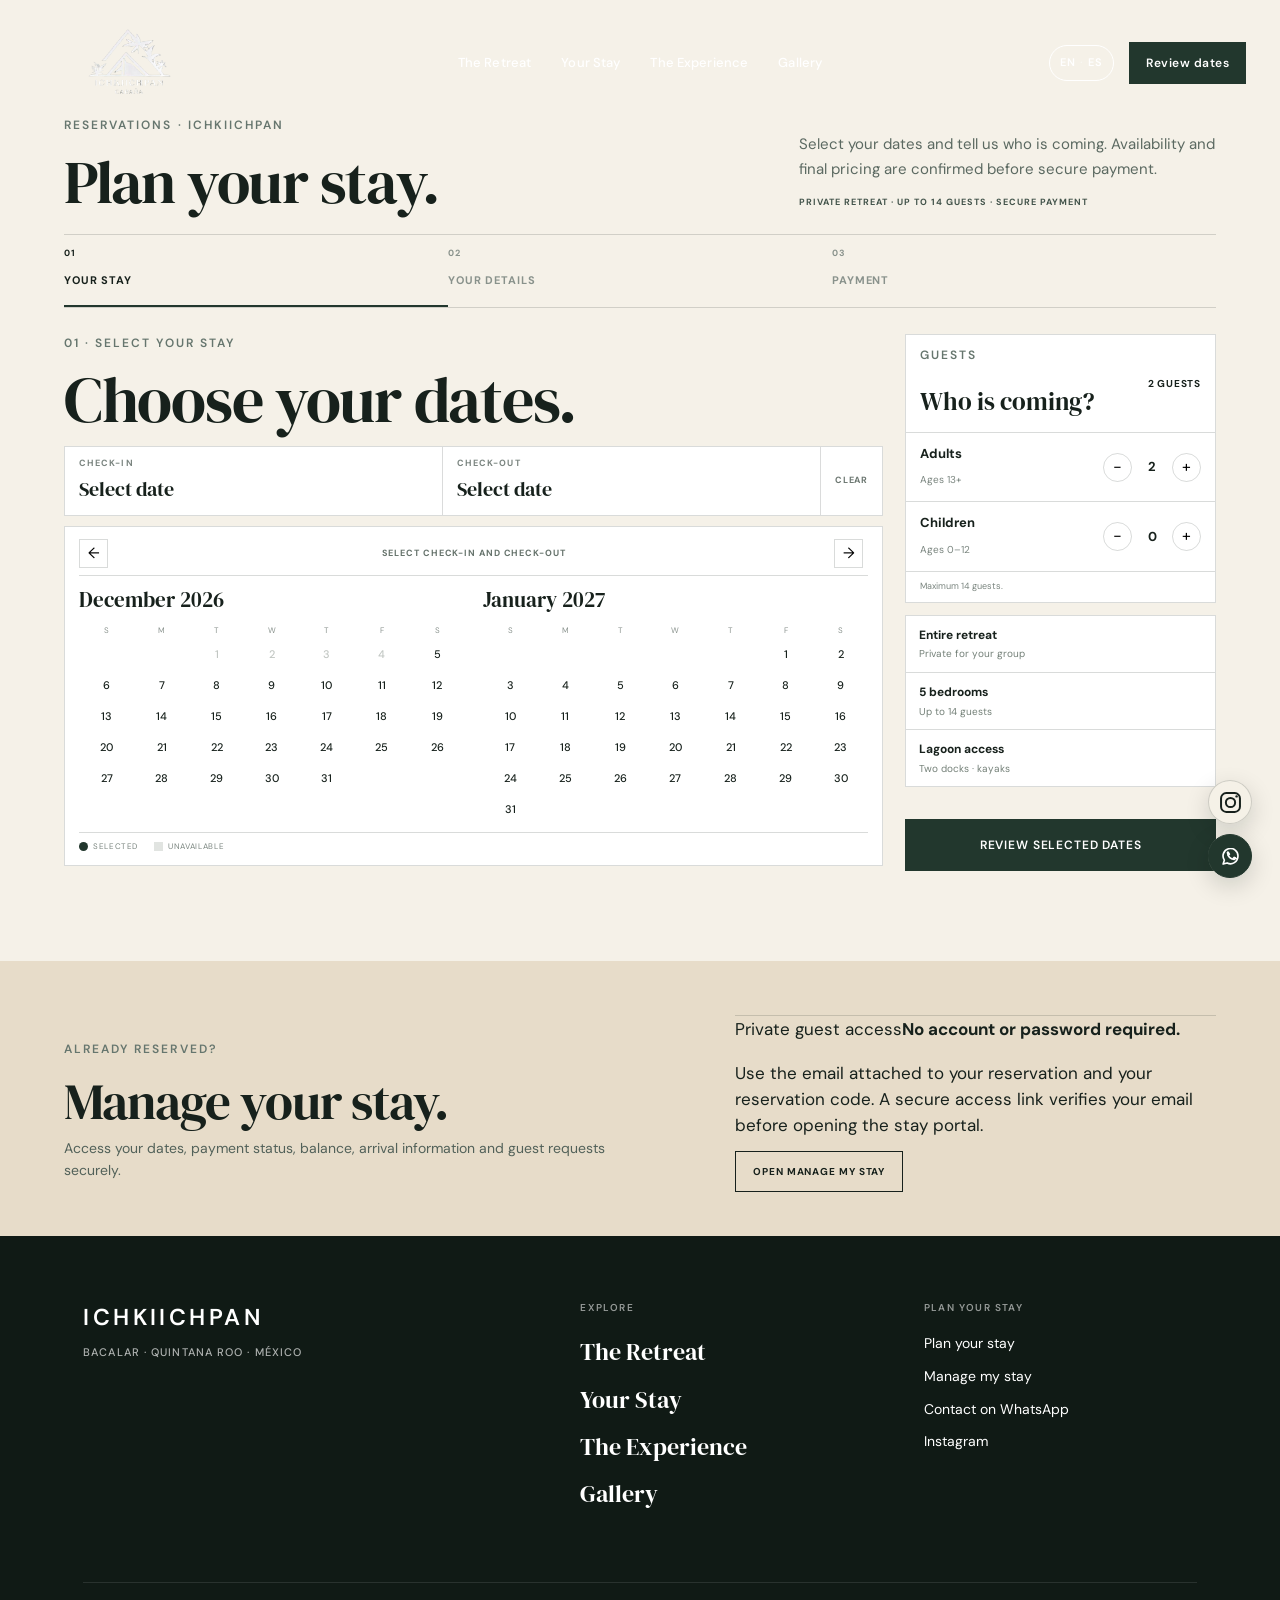
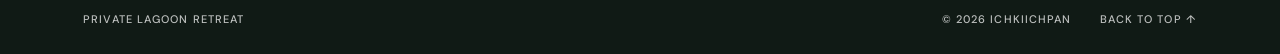
<file: reservations.html>
<!doctype html>
<html lang="en">
<head>
  <meta charset="utf-8"/>
  <meta name="viewport" content="width=device-width, initial-scale=1"/>
  <meta name="theme-color" content="#f5f1e8"/>
  <meta name="description" content="Select dates and prepare a reservation for Ichkiichpan, a private lagoon retreat in Bacalar."/>
  <title>Reservations — Ichkiichpan</title>
  <link rel="canonical" href="https://anverabusinesssystems.github.io/ichkicchpan/reservations.html"/>
  <meta property="og:type" content="website"/>
  <meta property="og:title" content="Reservations — Ichkiichpan"/>
  <meta property="og:description" content="Select your dates and prepare your stay at Ichkiichpan."/>
  <meta property="og:url" content="https://anverabusinesssystems.github.io/ichkicchpan/reservations.html"/>
  <link rel="icon" href="assets/logo-cropped.png" type="image/png"/>
  <link rel="preconnect" href="https://fonts.googleapis.com"/>
  <link rel="preconnect" href="https://fonts.gstatic.com" crossorigin/>
  <link href="https://fonts.googleapis.com/css2?family=DM+Sans:wght@400;500;600&family=DM+Serif+Display&display=swap" rel="stylesheet"/>
  <link rel="stylesheet" href="styles.css?v=20260818-0102"/>
  <link rel="stylesheet" href="reservations.css?v=20260830-01"/>
  <link rel="stylesheet" href="social-float.css?v=20260824-01"/>
  <link rel="stylesheet" href="shared-public.css?v=20260904-01"/>
</head>
<body class="reservations-page" data-booking-step="1">
<header class="site-header booking-header scrolled" id="siteHeader">
  <a class="wordmark" href="index.html" aria-label="Ichkiichpan home"></a>
  <nav class="desktop-nav" aria-label="Primary navigation"><a href="the-retreat.html">The Retreat</a><a href="your-stay.html">Your Stay</a><a href="the-experience.html">The Experience</a><a href="gallery.html">Gallery</a></nav>
  <div class="header-actions">
    <button class="lang-button" id="langButton" type="button" aria-label="Change language">EN <span>·</span> ES</button>
    <a class="outline-button booking-current" href="#book" data-i18n="availability">Review dates</a>
    <button class="menu-button" id="menuButton" type="button" aria-label="Open menu"><span></span><span></span></button>
  </div>
</header>

<main id="top">
  <section class="booking-shell" id="book">
    <div class="booking-intro">
      <div><p class="kicker" data-i18n="introLabel">Reservations · Ichkiichpan</p><h1 data-i18n="introTitle">Plan your stay.</h1></div>
      <div class="booking-intro-copy"><p data-i18n="introBody">Select your dates and tell us who is coming. Availability and final pricing are confirmed before secure payment.</p><p class="booking-trust-line" data-i18n="trustLine">Private retreat · Up to 14 guests · Secure payment</p></div>
    </div>

    <div class="booking-progress" aria-label="Reservation progress" data-i18n-aria="progressLabel">
      <button class="progress-step active" type="button" data-step-button="1" aria-current="step"><span>01</span><strong data-i18n="progressStay">Your stay</strong></button>
      <button class="progress-step" type="button" data-step-button="2" disabled><span>02</span><strong data-i18n="progressDetails">Your details</strong></button>
      <button class="progress-step" type="button" data-step-button="3" disabled><span>03</span><strong data-i18n="progressPayment">Payment</strong></button>
    </div>

    <div class="booking-layout">
      <div class="booking-main">
        <section class="booking-step active" data-step="1">
          <div class="stay-selection-grid">
            <div class="stay-date-panel">
              <div class="step-heading compact-heading"><p class="kicker" data-i18n="stepOneLabel">01 · Select your stay</p><h2 data-i18n="stepOneTitle">Choose your dates.</h2></div>
              <div class="date-selection-bar" aria-live="polite"><div><span data-i18n="checkIn">Check-in</span><strong id="selectedCheckIn">Select date</strong></div><div><span data-i18n="checkOut">Check-out</span><strong id="selectedCheckOut">Select date</strong></div><button class="clear-dates" id="clearDates" type="button" data-i18n="clear">Clear</button></div>
              <div class="calendar-card" aria-label="Select reservation dates" data-i18n-aria="calendarLabel">
                <div class="calendar-toolbar"><button class="calendar-arrow" id="calendarPrev" type="button" aria-label="Previous month" data-i18n-aria="previousMonth">←</button><p data-i18n="calendarPrompt">Select check-in and check-out</p><button class="calendar-arrow" id="calendarNext" type="button" aria-label="Next month" data-i18n-aria="nextMonth">→</button></div>
                <div class="calendar-months" id="calendarMonths"></div>
                <div class="calendar-legend"><span><i class="legend-selected"></i><span data-i18n="selected">Selected</span></span><span><i class="legend-unavailable"></i><span data-i18n="unavailable">Unavailable</span></span></div>
              </div>
            </div>

            <div class="stay-guest-panel">
              <div class="guest-picker-card">
                <div class="guest-picker-heading"><div><p class="kicker" data-i18n="guestsLabel">Guests</p><h3 data-i18n="guestsTitle">Who is coming?</h3></div><strong id="guestTotal">2 guests</strong></div>
                <div class="guest-counter-row"><div><strong data-i18n="adults">Adults</strong><span data-i18n="adultAges">Ages 13+</span></div><div class="counter-control"><button type="button" data-counter="adults" data-change="-1" aria-label="Remove adult" data-i18n-aria="removeAdult">−</button><strong id="adultCount">2</strong><button type="button" data-counter="adults" data-change="1" aria-label="Add adult" data-i18n-aria="addAdult">+</button></div></div>
                <div class="guest-counter-row"><div><strong data-i18n="children">Children</strong><span data-i18n="childAges">Ages 0–12</span></div><div class="counter-control"><button type="button" data-counter="children" data-change="-1" aria-label="Remove child" data-i18n-aria="removeChild">−</button><strong id="childCount">0</strong><button type="button" data-counter="children" data-change="1" aria-label="Add child" data-i18n-aria="addChild">+</button></div></div>
                <p class="guest-limit" data-i18n="guestLimit">Maximum 14 guests.</p>
              </div>
              <div class="booking-facts"><div><strong data-i18n="factRetreat">Entire retreat</strong><span data-i18n="factRetreatBody">Private for your group</span></div><div><strong data-i18n="factRooms">5 bedrooms</strong><span data-i18n="factRoomsBody">Up to 14 guests</span></div><div><strong data-i18n="factLagoon">Lagoon access</strong><span data-i18n="factLagoonBody">Two docks · kayaks</span></div></div>
              <p class="field-message" id="dateMessage" aria-live="polite"></p>
              <button class="solid-button booking-primary full-action" id="reviewDatesButton" type="button" data-i18n="reviewDates">Review selected dates</button>
            </div>
          </div>

          <div class="availability-result" id="availabilityResult" hidden aria-live="polite">
            <div class="availability-result-copy">
              <span class="availability-status" data-i18n="selectionStatus">Dates selected</span><h3 data-i18n="selectionTitle">Review your stay.</h3><p data-i18n="selectionBody">Your dates are ready. Live availability and final pricing will be verified before payment.</p>
              <div class="selection-review-grid"><div><span data-i18n="checkIn">Check-in</span><strong id="reviewCheckIn">—</strong></div><div><span data-i18n="checkOut">Check-out</span><strong id="reviewCheckOut">—</strong></div><div><span data-i18n="nights">Nights</span><strong id="reviewNights">—</strong></div><div><span data-i18n="guestsLabel">Guests</span><strong id="reviewGuests">—</strong></div></div>
              <p class="pricing-note" data-i18n="selectionNote">No charge is made at this stage.</p>
              <button class="solid-button booking-primary" id="continueFromAvailability" type="button" data-i18n="continueReservation">Continue with your details</button>
            </div>
          </div>
        </section>

        <section class="booking-step" data-step="2" hidden>
          <div class="step-heading"><p class="kicker" data-i18n="stepTwoLabel">02 · Your details</p><h2 data-i18n="stepTwoTitle">Who should we<br><em>welcome?</em></h2><p data-i18n="stepTwoBody">We will use these details for reservation communication and arrival information.</p></div>
          <form id="guestForm" class="guest-form" novalidate>
            <div class="field-grid two">
              <label class="booking-field"><span data-i18n="firstName">First name</span><input name="firstName" autocomplete="given-name" required/></label>
              <label class="booking-field"><span data-i18n="lastName">Last name</span><input name="lastName" autocomplete="family-name" required/></label>
              <label class="booking-field"><span data-i18n="email">Email</span><input type="email" name="email" autocomplete="email" required/></label>
              <label class="booking-field phone-booking-field"><span data-i18n="phone">Phone</span><span class="phone-input-group"><select name="dialCode" id="dialCode" aria-label="Country calling code" data-i18n-aria="dialCodeLabel"></select><input type="tel" name="phone" autocomplete="tel-national" inputmode="tel" required aria-label="Phone number" data-i18n-aria="phoneNumberLabel"/></span></label>
              <label class="booking-field"><span data-i18n="country">Country</span><input name="country" autocomplete="country-name" list="countrySuggestions" required/></label>
              <label class="booking-field"><span data-i18n="preferredLanguage">Preferred language</span><select name="preferredLanguage"><option value="English">English</option><option value="Español">Español</option></select></label>
            </div>
            <datalist id="countrySuggestions"><option value="México"></option><option value="United States"></option><option value="Canada"></option><option value="España"></option><option value="United Kingdom"></option><option value="France"></option><option value="Germany"></option></datalist>
            <label class="booking-field full"><span><span data-i18n="requests">Anything we should know?</span> <small data-i18n="optional">Optional</small></span><textarea name="requests" rows="4" placeholder="Arrival notes, special requests, celebrations…" data-i18n-placeholder="requestsPlaceholder"></textarea></label>
            <div class="policies-preview"><span aria-hidden="true">i</span><p data-i18n="policiesPreview">Cancellation and house policies will be presented for review before payment.</p></div>
            <p class="field-message" id="guestMessage" aria-live="polite"></p>
            <div class="step-actions split"><button class="text-action" type="button" data-back="1" data-i18n="back">← Back</button><button class="solid-button booking-primary" type="submit" data-i18n="continuePayment">Continue to payment</button></div>
          </form>
        </section>

        <section class="booking-step" data-step="3" hidden>
          <div class="step-heading"><p class="kicker" data-i18n="stepThreeLabel">03 · Secure payment</p><h2 data-i18n="stepThreeTitle">Secure your<br><em>reservation.</em></h2><p data-i18n="stepThreeBody">Your payment details will be handled securely by Stripe and will never be stored on the Ichkiichpan website.</p></div>
          <div class="payment-total-card"><span data-i18n="totalLabel">Reservation total</span><strong data-i18n="pendingPricing">Pending live pricing</strong><p data-i18n="paymentTotalBody">The final rate, taxes and deposit will appear here after live availability is verified.</p></div>
          <div class="payment-placeholder"><div class="payment-placeholder-head"><span aria-hidden="true">••••</span><div><strong data-i18n="paymentReadyTitle">Secure payment area</strong><p data-i18n="paymentReadyBody">Secure card fields and supported digital wallets appear here after verification.</p></div></div><span class="secure-label" data-i18n="stripeSecure">Secured by Stripe</span></div>
          <div class="payment-trust-row"><span data-i18n="encrypted">🔒 Encrypted payment</span><span data-i18n="secureCheckout">Secure checkout</span><span data-i18n="confirmAfterPayment">Confirmation only after payment</span></div>
          <div class="step-actions split"><button class="text-action" type="button" data-back="2" data-i18n="back">← Back</button><button class="solid-button booking-primary" id="stripeButton" type="button" disabled data-i18n="paymentUnavailable">Payment available after verification</button></div>
          <p class="field-message payment-wait-message" data-i18n="paymentWait">No reservation has been created and no payment has been taken.</p>
        </section>
      </div>

      <aside class="booking-summary" id="bookingSummary"><div class="summary-content"><p class="kicker" data-i18n="summaryLabel">Your stay</p><h3>Ichkiichpan</h3><p class="summary-subtitle" data-i18n="summarySubtitle">Private lagoon retreat · Bacalar</p><dl><div><dt data-i18n="checkIn">Check-in</dt><dd id="summaryCheckIn">Choose date</dd></div><div><dt data-i18n="checkOut">Check-out</dt><dd id="summaryCheckOut">Choose date</dd></div><div><dt data-i18n="guestsLabel">Guests</dt><dd id="summaryGuests">2 guests</dd></div><div><dt data-i18n="nights">Nights</dt><dd id="summaryNights">—</dd></div></dl><div class="summary-pending"><span data-i18n="pricing">Pricing</span><strong data-i18n="afterVerification">After availability verification</strong></div><p class="summary-small" data-i18n="summaryNote">Final rate and payment terms will be shown before any charge.</p></div></aside>
    </div>
  </section>

  <section class="manage-stay" id="manageStay"><div class="manage-copy"><div><p class="kicker" data-i18n="manageLabel">Already reserved?</p><h2 data-i18n="manageTitle">Manage your stay.</h2><p data-i18n="manageBody">Access your dates, payment status, balance, arrival information and guest requests securely.</p></div><div class="manage-form"><div class="manage-portal-summary"><span data-i18n="privateAccess">Private guest access</span><strong data-i18n="noPassword">No account or password required.</strong><p data-i18n="manageInstructions">Use the email attached to your reservation and your reservation code. A secure access link verifies your email before opening the stay portal.</p></div><a class="outline-dark-button" href="guest-portal.html" data-i18n="openManage">Open Manage My Stay</a></div></div></section>
</main>

<footer class="site-footer"></footer>
<div class="social-float" aria-label="Contact Ichkiichpan"></div>
<div class="mobile-menu" id="mobileMenu" aria-hidden="true"><button class="mobile-close" id="menuClose" type="button">Close ×</button><nav><a href="the-retreat.html">The Retreat</a><a href="your-stay.html">Your Stay</a><a href="the-experience.html">The Experience</a><a href="gallery.html">Gallery</a></nav><a class="solid-button" href="#book" data-i18n="availability">Review dates</a><a class="mobile-manage-link" href="guest-portal.html" data-i18n="manageReservation">Manage my reservation</a></div>
<a class="mobile-booking-bar" id="mobileBookingBar" href="#book" data-i18n="availability">Review dates</a>

<script src="social-float.js?v=20260824-01"></script>
<script src="reservations.js?v=20260901-01"></script>
<script src="shared-public-ui.js?v=20260901-01"></script>
</body>
</html>
</file>
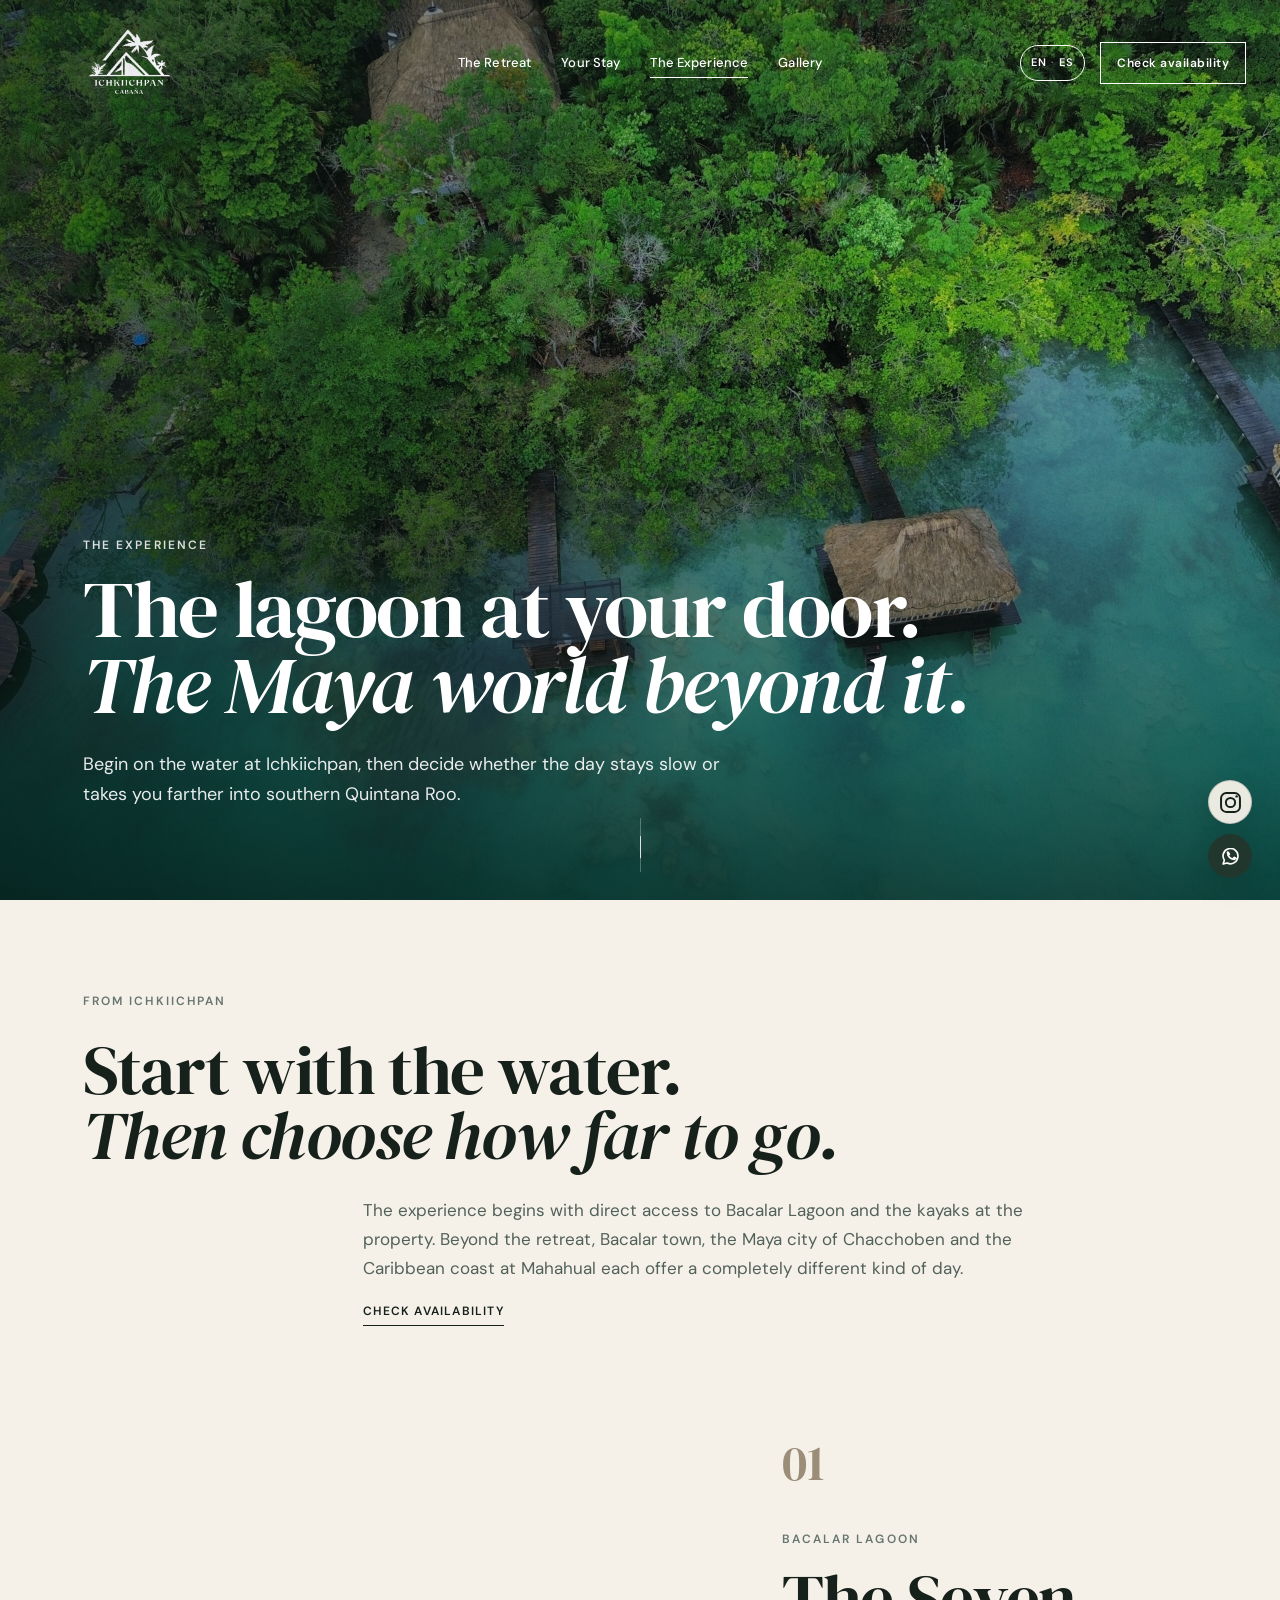
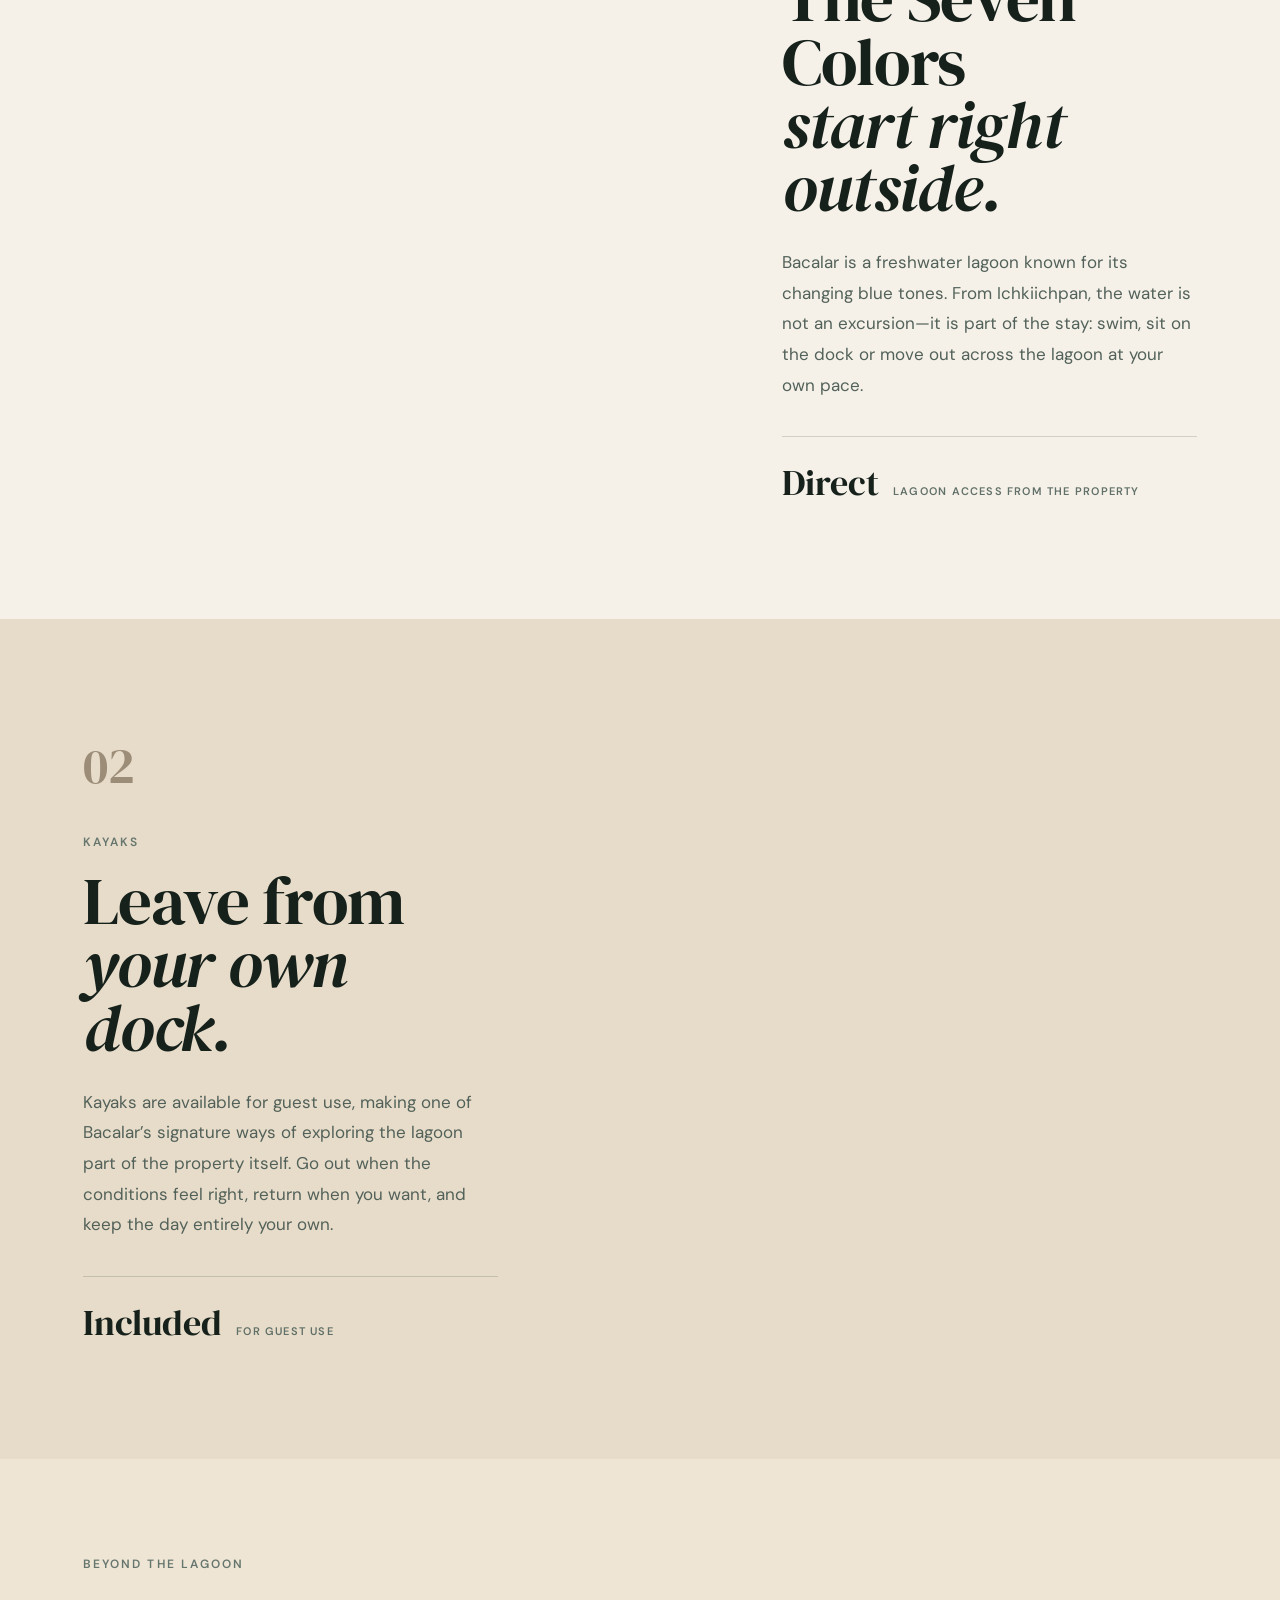
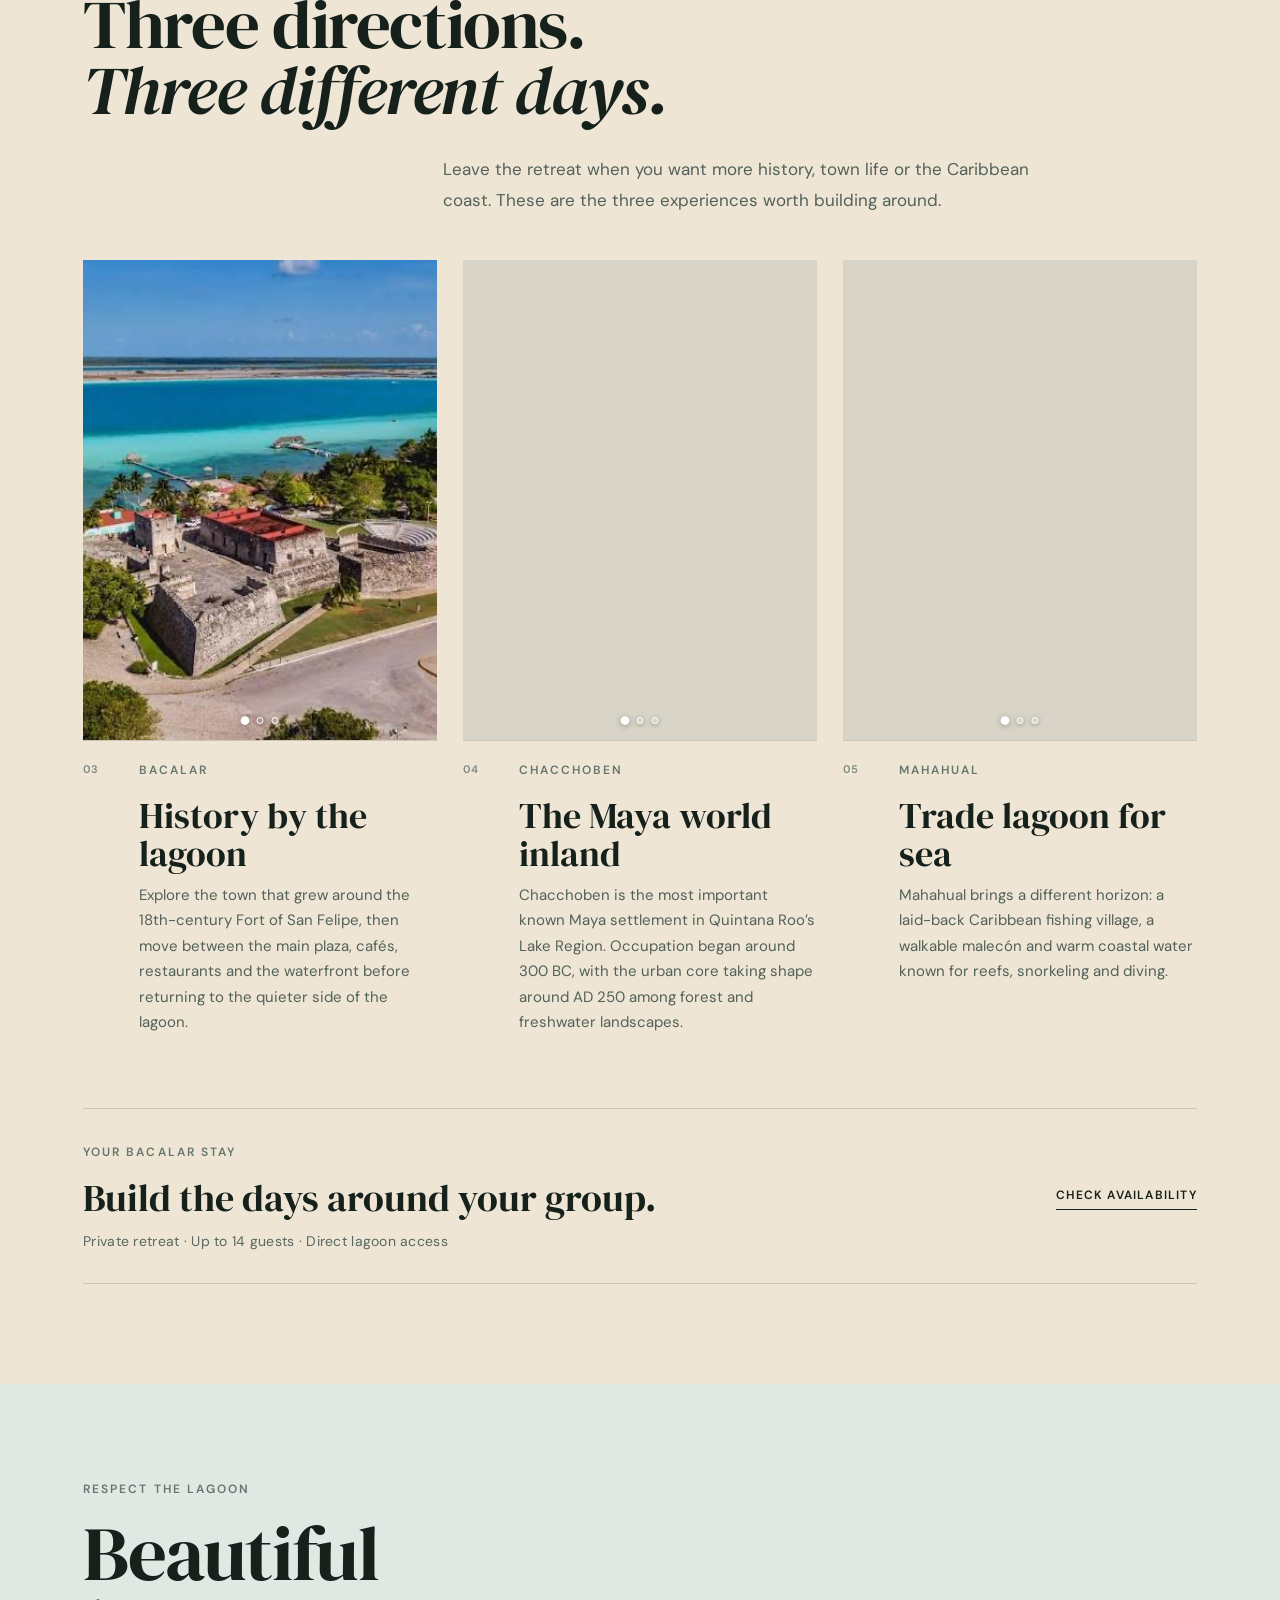
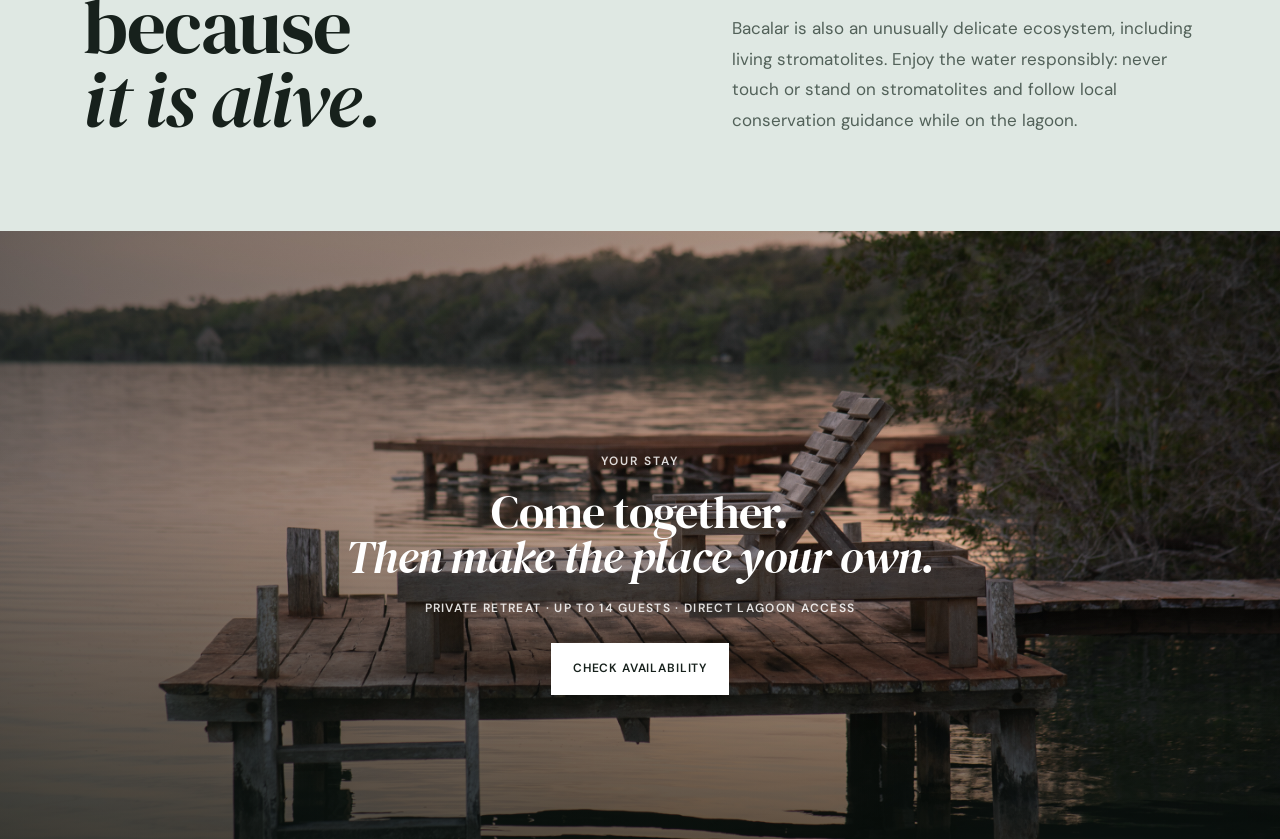
<file: the-area.html>
<!doctype html><html lang="en"><head><meta charset="utf-8"><meta name="viewport" content="width=device-width,initial-scale=1"><meta http-equiv="refresh" content="0; url=the-experience.html"><link rel="canonical" href="the-experience.html"><title>The Experience — Ichkiichpan</title></head><body><p><a href="the-experience.html">Continue to The Experience</a></p></body></html>
</file>
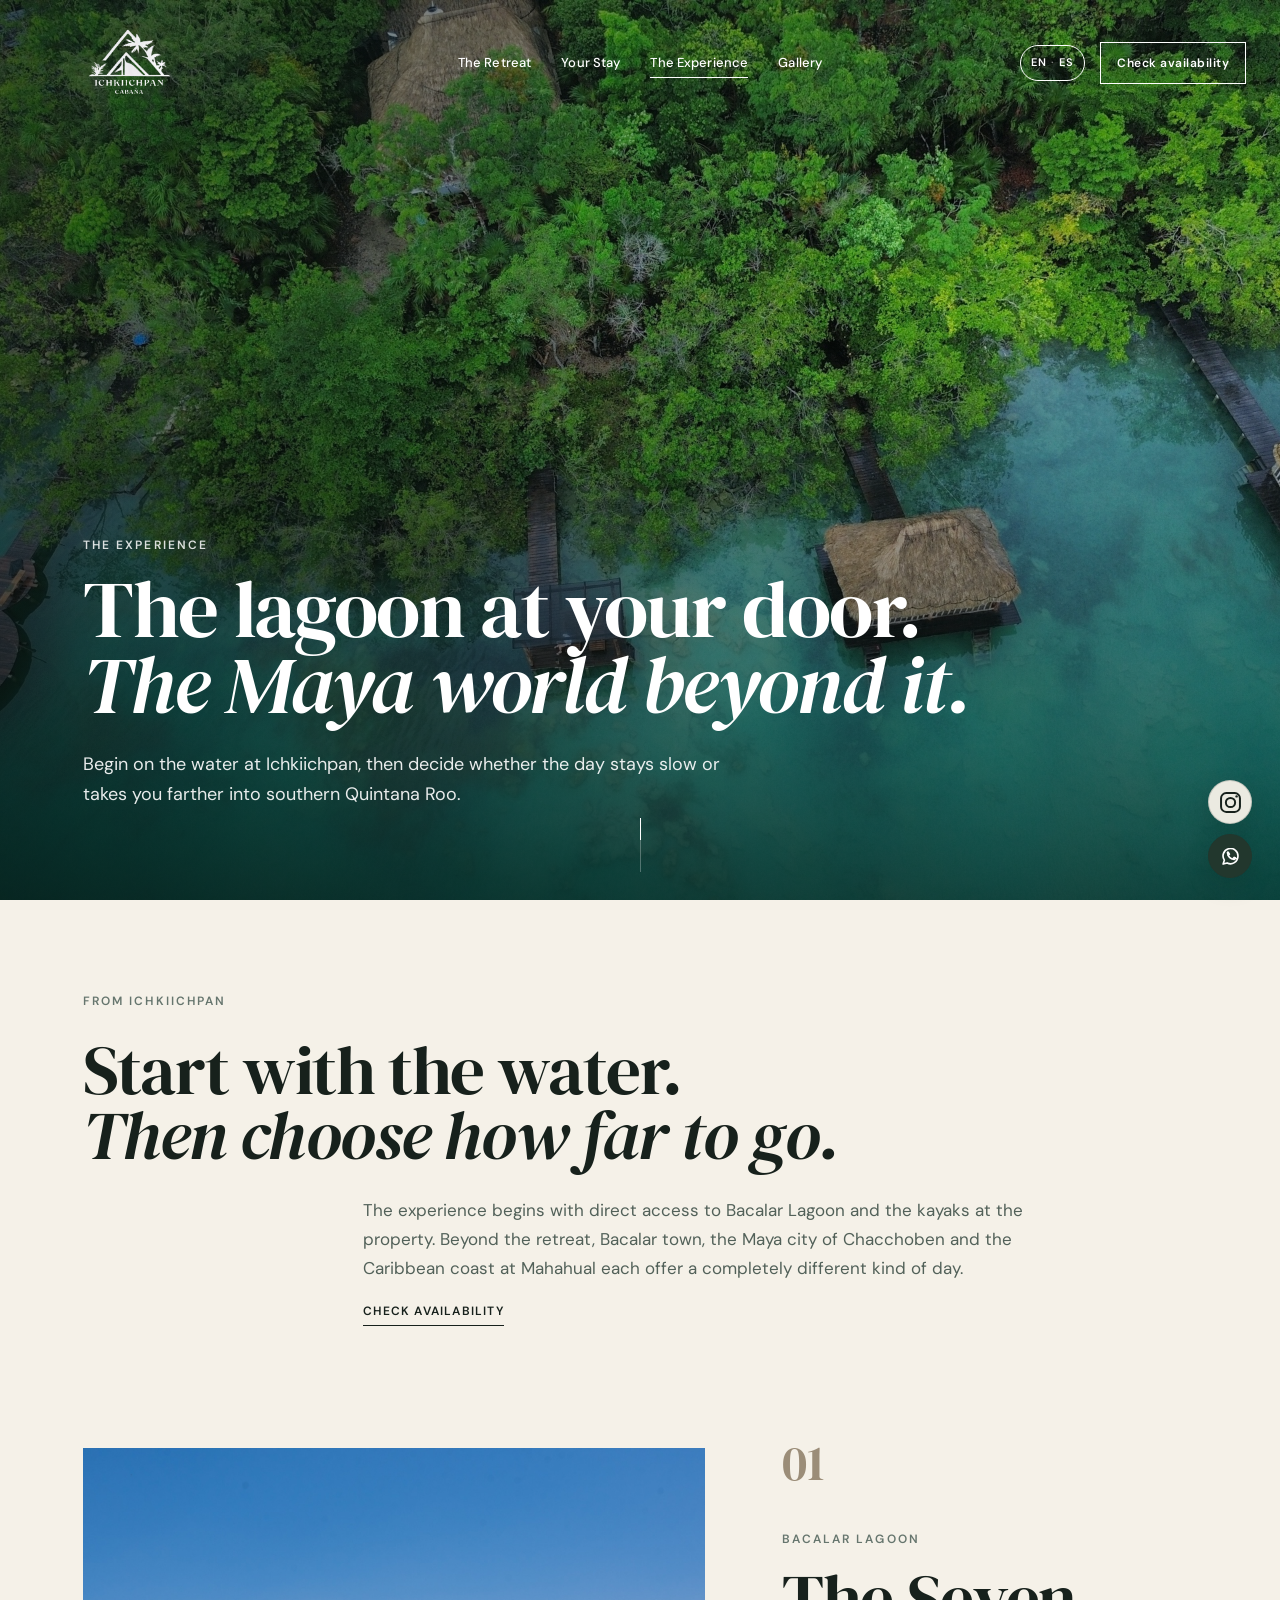
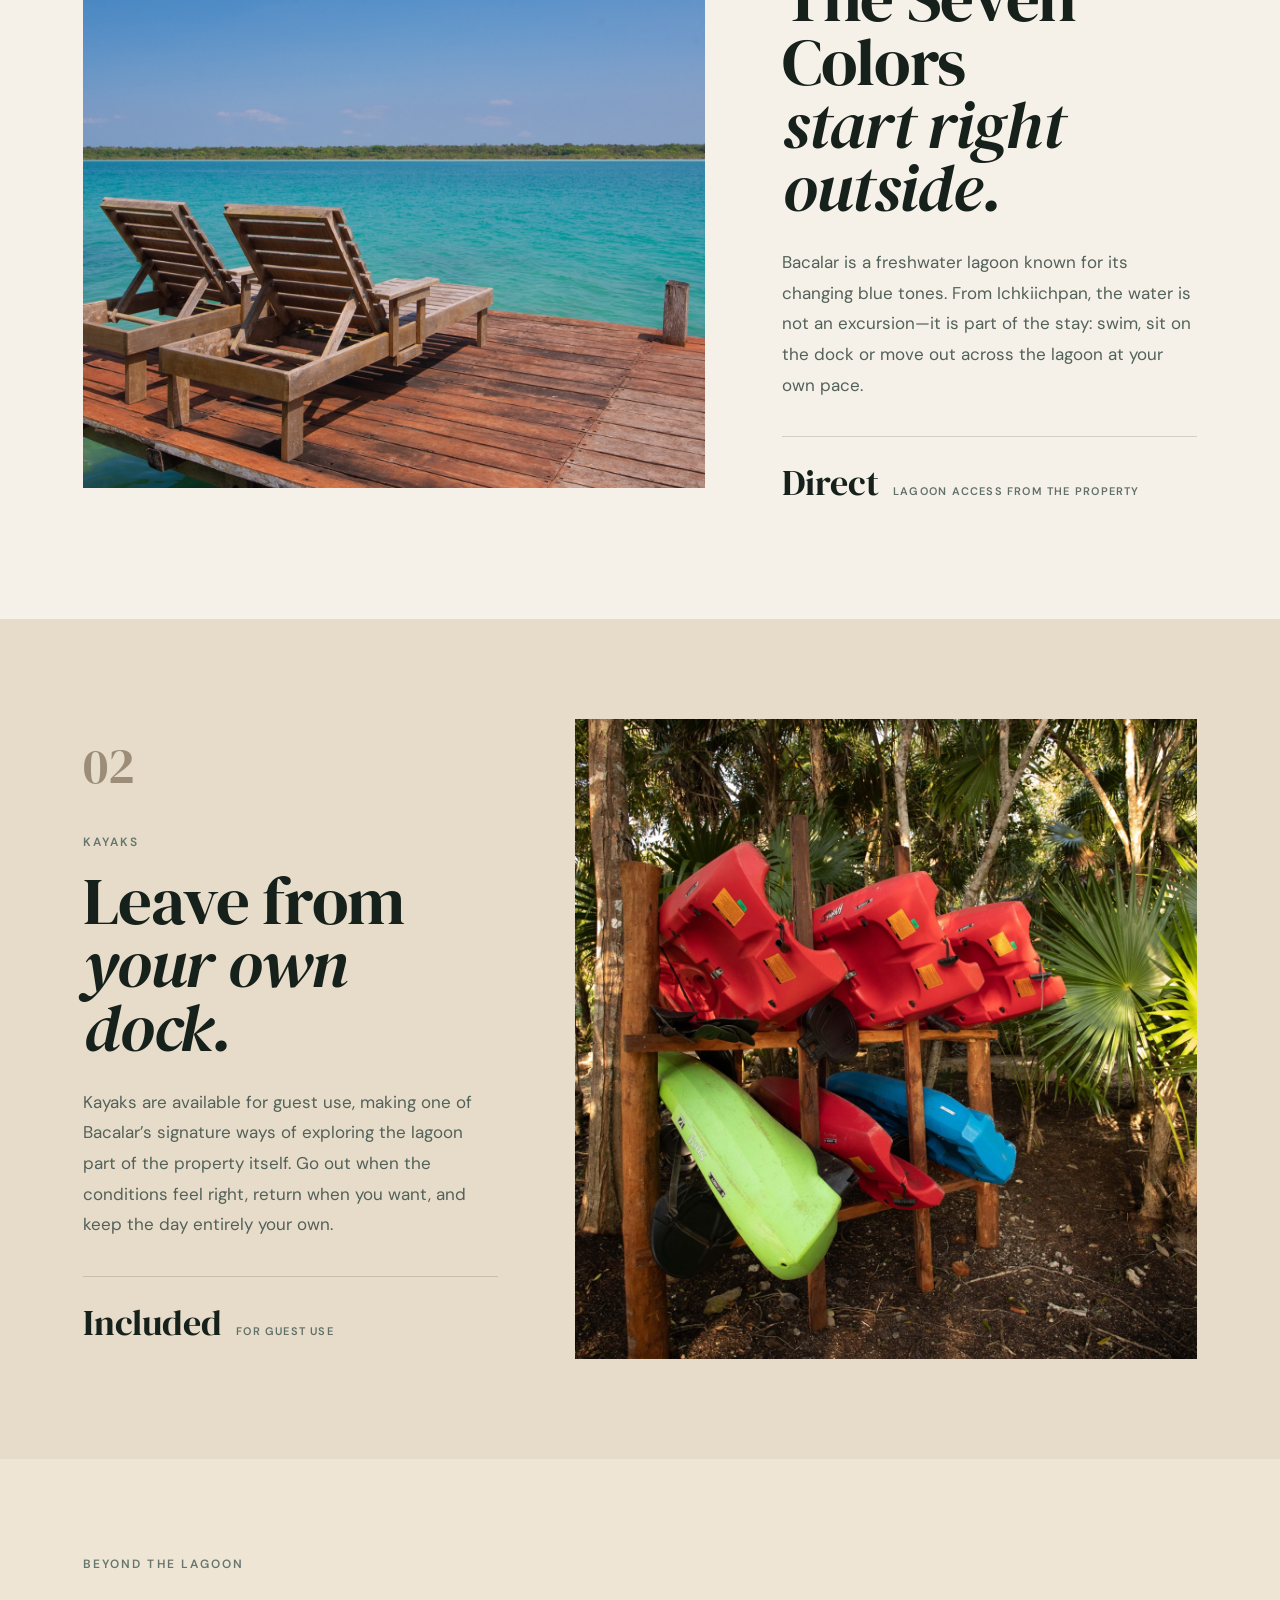
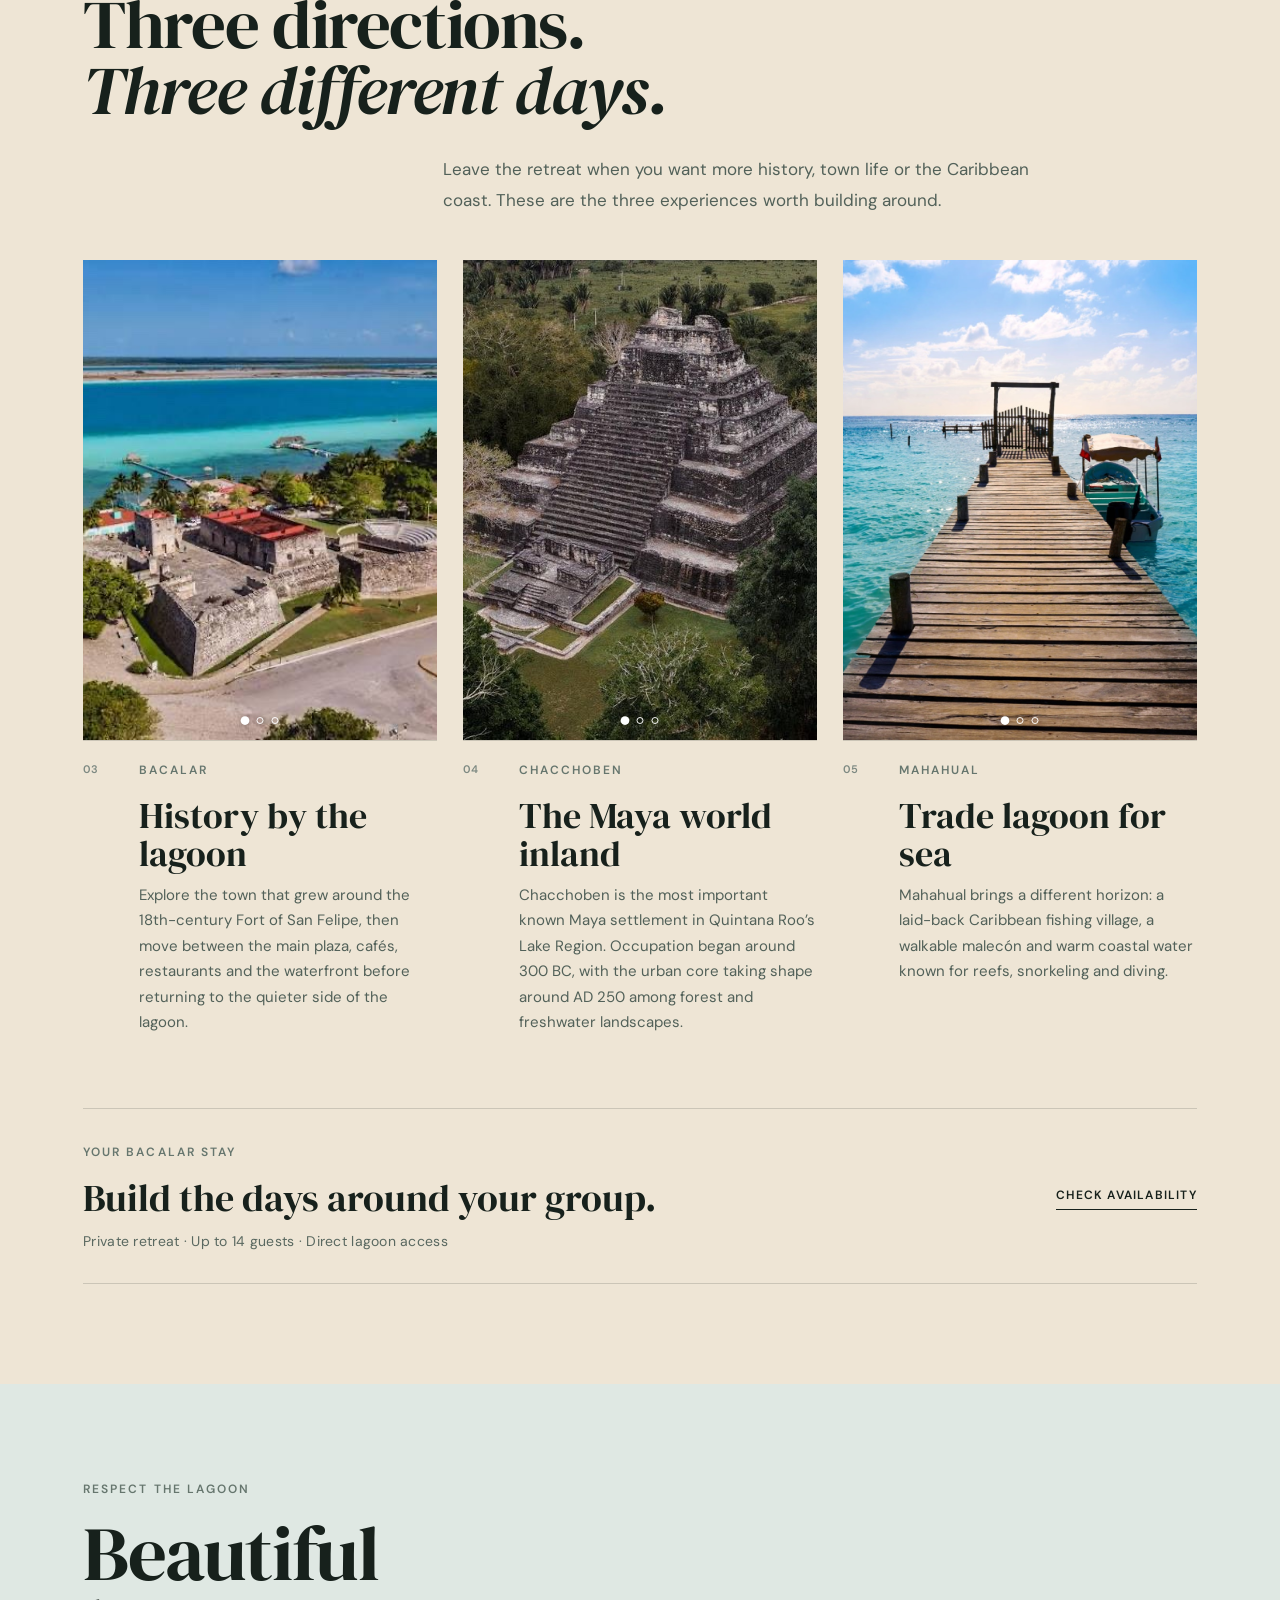
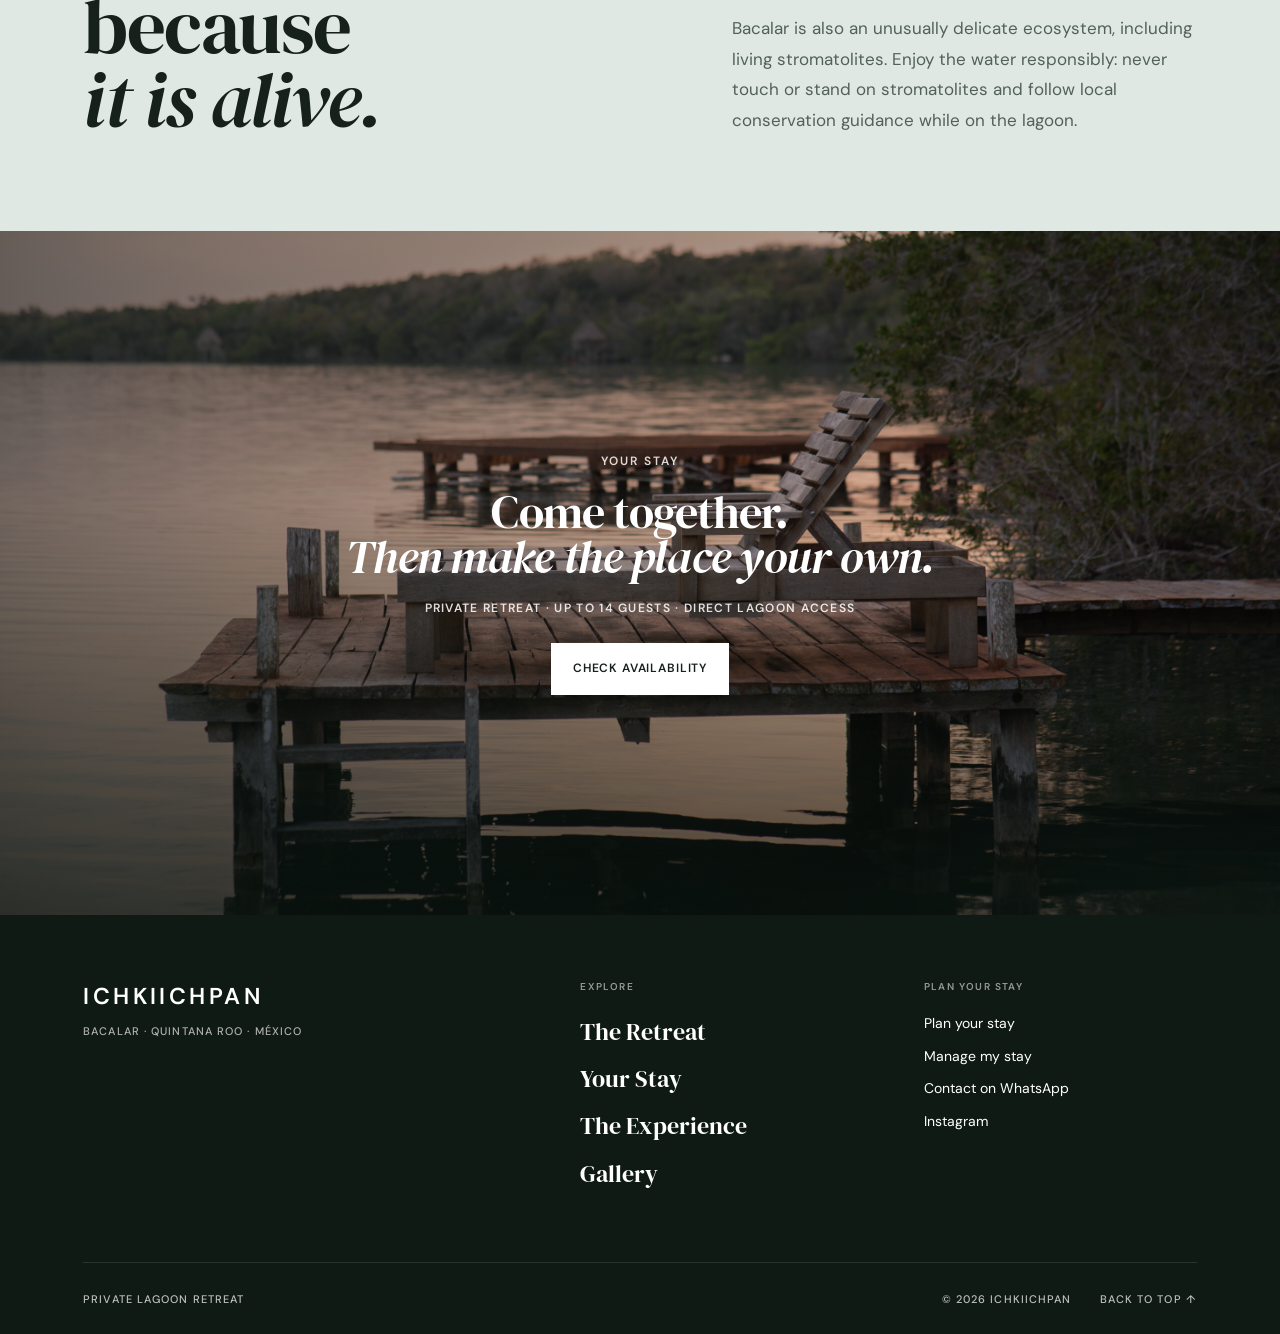
<file: the-experience.html>
<!doctype html>
<html lang="en">
<head>
  <meta charset="utf-8"/>
  <meta name="viewport" content="width=device-width, initial-scale=1"/>
  <meta name="theme-color" content="#1c3028"/>
  <meta name="description" content="Discover Bacalar Lagoon, kayaks, Bacalar town, Chacchoben and Mahahual from Ichkiichpan."/>
  <title>The Experience — Ichkiichpan</title>
  <link rel="canonical" href="https://anverabusinesssystems.github.io/ichkicchpan/the-experience.html"/>
  <meta property="og:type" content="website"/>
  <meta property="og:title" content="The Experience — Ichkiichpan"/>
  <meta property="og:description" content="Begin on Bacalar Lagoon, then explore Bacalar, Chacchoben and Mahahual from Ichkiichpan."/>
  <meta property="og:url" content="https://anverabusinesssystems.github.io/ichkicchpan/the-experience.html"/>
  <meta property="og:image" content="https://anverabusinesssystems.github.io/ichkicchpan/assets/experience-hero-aerial.jpg"/>
  <meta name="twitter:card" content="summary_large_image"/>
  <link rel="icon" href="assets/logo-cropped.png" type="image/png"/>
  <link rel="preconnect" href="https://fonts.googleapis.com"/>
  <link rel="preconnect" href="https://fonts.gstatic.com" crossorigin/>
  <link href="https://fonts.googleapis.com/css2?family=DM+Sans:wght@400;500;600&amp;family=DM+Serif+Display&amp;display=swap" rel="stylesheet"/>
  <link rel="stylesheet" href="styles.css?v=20260818-0102"/>
  <link rel="stylesheet" href="experience.css?v=20260904-01"/>
  <link rel="stylesheet" href="closing.css?v=20260824-01"/>
  <link rel="stylesheet" href="social-float.css?v=20260824-01"/>
  <link rel="stylesheet" href="shared-public.css?v=20260904-01"/>
</head>
<body class="experience-page">
  <header class="site-header" id="siteHeader">
    <a class="wordmark" href="index.html" aria-label="Ichkiichpan home"></a>
    <nav class="desktop-nav" aria-label="Primary navigation">
      <a href="the-retreat.html">The Retreat</a>
      <a href="your-stay.html">Your Stay</a>
      <a href="the-experience.html" aria-current="page">The Experience</a>
      <a href="gallery.html">Gallery</a>
    </nav>
    <div class="header-actions">
      <button class="lang-button" id="langButton" type="button" aria-label="Change language">EN <span>·</span> ES</button>
      <a class="outline-button" href="reservations.html#book" data-shared="availability">Check availability</a>
      <button class="menu-button" id="menuButton" type="button" aria-label="Open menu" aria-controls="mobileMenu" aria-expanded="false"><span></span><span></span></button>
    </div>
  </header>

  <main id="top">
    <section class="experience-hero">
      <picture>
        <source media="(max-width: 760px)" srcset="assets/experience-hero-mobile.webp"/>
        <img class="experience-media experience-hero-media" src="assets/experience-hero-aerial.jpg" alt="Aerial view of Ichkiichpan's private docks, palapas and turquoise lagoon" fetchpriority="high" decoding="async"/>
      </picture>
      <div class="experience-shade"></div>
      <div class="experience-hero-copy">
        <p class="kicker light">The Experience</p>
        <h1>The lagoon at your door.<br/><em>The Maya world beyond it.</em></h1>
        <p>Begin on the water at Ichkiichpan, then decide whether the day stays slow or takes you farther into southern Quintana Roo.</p>
        <a class="mobile-hero-cta" href="reservations.html#book" data-shared="availability">Check availability</a>
      </div>
      <div class="scroll-cue" aria-hidden="true"><span></span></div>
    </section>

    <section class="experience-intro section-pad">
      <div class="experience-intro-label"><p class="kicker">From Ichkiichpan</p><span class="mini-rule"></span></div>
      <div class="experience-intro-copy">
        <h2>Start with the water.<br/><em>Then choose how far to go.</em></h2>
        <p>The experience begins with direct access to Bacalar Lagoon and the kayaks at the property. Beyond the retreat, Bacalar town, the Maya city of Chacchoben and the Caribbean coast at Mahahual each offer a completely different kind of day.</p>
        <a class="experience-intro-link" href="reservations.html#book" data-shared="availability">Check availability</a>
      </div>
    </section>

    <section class="experience-feature section-pad-tight">
      <picture class="feature-picture">
        <source media="(max-width: 760px)" srcset="assets/experience-lagoon-mobile.webp"/>
        <img class="experience-media feature-media lagoon-feature-media" src="assets/experience-lagoon.jpg" alt="Wooden loungers overlooking the bright turquoise water of Bacalar Lagoon" loading="lazy" decoding="async"/>
      </picture>
      <div class="feature-copy">
        <span class="experience-number">01</span><p class="kicker">Bacalar Lagoon</p>
        <h2>The Seven Colors<br/><em>start right outside.</em></h2>
        <p>Bacalar is a freshwater lagoon known for its changing blue tones. From Ichkiichpan, the water is not an excursion—it is part of the stay: swim, sit on the dock or move out across the lagoon at your own pace.</p>
        <div class="fact-line"><strong>Direct</strong><span>Lagoon access from the property</span></div>
      </div>
    </section>

    <section class="experience-feature experience-feature-reverse section-pad">
      <div class="feature-copy">
        <span class="experience-number">02</span><p class="kicker">Kayaks</p>
        <h2>Leave from<br/><em>your own dock.</em></h2>
        <p>Kayaks are available for guest use, making one of Bacalar’s signature ways of exploring the lagoon part of the property itself. Go out when the conditions feel right, return when you want, and keep the day entirely your own.</p>
        <div class="fact-line"><strong>Included</strong><span>For guest use</span></div>
      </div>
      <picture class="feature-picture">
        <source media="(max-width: 760px)" srcset="assets/experience-kayaks-mobile.webp"/>
        <img class="experience-media feature-media kayak-feature-media" src="assets/experience-kayaks.jpg" alt="Colorful guest kayaks stored beneath the palms at Ichkiichpan" loading="lazy" decoding="async"/>
      </picture>
    </section>

    <section class="experience-beyond section-pad">
      <div class="beyond-head">
        <p class="kicker">Beyond the lagoon</p><h2>Three directions.<br/><em>Three different days.</em></h2>
        <p>Leave the retreat when you want more history, town life or the Caribbean coast. These are the three experiences worth building around.</p>
      </div>
      <div class="destination-grid">
        <article>
          <figure class="destination-media destination-carousel" data-carousel tabindex="0" role="region" aria-roledescription="carousel" aria-label="Bacalar photo gallery">
            <div class="carousel-track">
              <img class="experience-media carousel-slide bacalar-destination-media is-active" data-slide src="assets/experience-bacalar.jpg?v=20260828-04" alt="Aerial view of Fort San Felipe beside the turquoise water of Bacalar Lagoon" loading="lazy" decoding="async" aria-hidden="false"/>
              <img class="experience-media carousel-slide bacalar-fort-slide" data-slide src="assets/experience-bacalar-fort.jpg?v=20260828-04" alt="Stone courtyard and tower inside Fort San Felipe in Bacalar" loading="lazy" decoding="async" aria-hidden="true"/>
              <img class="experience-media carousel-slide bacalar-aerial-slide" data-slide src="assets/experience-bacalar-aerial-fort.jpg?v=20260828-04" alt="Top-down aerial view of Fort San Felipe and its star-shaped walls" loading="lazy" decoding="async" aria-hidden="true"/>
            </div>
            <button class="carousel-arrow carousel-prev" type="button" aria-label="Previous Bacalar image">←</button><button class="carousel-arrow carousel-next" type="button" aria-label="Next Bacalar image">→</button>
            <div class="carousel-dots" aria-label="Choose a Bacalar image"><button class="is-active" type="button" data-carousel-dot aria-label="Show Bacalar image 1" aria-pressed="true"></button><button type="button" data-carousel-dot aria-label="Show Bacalar image 2" aria-pressed="false"></button><button type="button" data-carousel-dot aria-label="Show Bacalar image 3" aria-pressed="false"></button></div>
            <a class="photo-credit" data-carousel-credit target="_blank" rel="noopener noreferrer" hidden></a>
          </figure>
          <div class="destination-copy"><span>03</span><div><p class="kicker">Bacalar</p><h3>History by the lagoon</h3><p>Explore the town that grew around the 18th-century Fort of San Felipe, then move between the main plaza, cafés, restaurants and the waterfront before returning to the quieter side of the lagoon.</p></div></div>
        </article>

        <article>
          <figure class="destination-media destination-carousel" data-carousel tabindex="0" role="region" aria-roledescription="carousel" aria-label="Chacchoben photo gallery">
            <div class="carousel-track">
              <img class="experience-media carousel-slide chacchoben-destination-media is-active" data-slide src="assets/experience-chacchoben.jpg?v=20260828-04" alt="Elevated view of the Maya temple at Chacchoben surrounded by tropical forest" loading="lazy" decoding="async" aria-hidden="false"/>
              <img class="experience-media carousel-slide chacchoben-ground-slide" data-slide src="assets/experience-chacchoben-ground.jpg?v=20260828-04" alt="Maya temple at Chacchoben beneath a vivid blue sky" loading="lazy" decoding="async" aria-hidden="true"/>
              <img class="experience-media carousel-slide chacchoben-plaza-slide" data-slide src="assets/experience-chacchoben-plaza.jpg?v=20260828-04" alt="Visitors crossing the green plaza before a Chacchoben temple" loading="lazy" decoding="async" aria-hidden="true"/>
            </div>
            <button class="carousel-arrow carousel-prev" type="button" aria-label="Previous Chacchoben image">←</button><button class="carousel-arrow carousel-next" type="button" aria-label="Next Chacchoben image">→</button>
            <div class="carousel-dots" aria-label="Choose a Chacchoben image"><button class="is-active" type="button" data-carousel-dot aria-label="Show Chacchoben image 1" aria-pressed="true"></button><button type="button" data-carousel-dot aria-label="Show Chacchoben image 2" aria-pressed="false"></button><button type="button" data-carousel-dot aria-label="Show Chacchoben image 3" aria-pressed="false"></button></div>
            <a class="photo-credit" data-carousel-credit target="_blank" rel="noopener noreferrer" hidden></a>
          </figure>
          <div class="destination-copy"><span>04</span><div><p class="kicker">Chacchoben</p><h3>The Maya world inland</h3><p>Chacchoben is the most important known Maya settlement in Quintana Roo’s Lake Region. Occupation began around 300 BC, with the urban core taking shape around AD 250 among forest and freshwater landscapes.</p></div></div>
        </article>

        <article>
          <figure class="destination-media destination-carousel" data-carousel tabindex="0" role="region" aria-roledescription="carousel" aria-label="Mahahual photo gallery">
            <div class="carousel-track">
              <img class="experience-media carousel-slide mahahual-destination-media is-active" data-slide src="assets/experience-mahahual.jpg?v=20260828-04" alt="Wooden pier and small boat extending into the turquoise Caribbean water at Mahahual" loading="lazy" decoding="async" aria-hidden="false"/>
              <img class="experience-media carousel-slide mahahual-sailing-slide" data-slide src="assets/experience-mahahual-sailing.jpg?v=20260828-04" alt="Sailboat resting beside the turquoise Caribbean shore at Mahahual" loading="lazy" decoding="async" aria-hidden="true" data-credit="Photo: Juan Ortega · CC BY 3.0" data-credit-url="https://commons.wikimedia.org/wiki/File:Hobie_Cat_Sailing_in_BlueBay_Beach_en_Mahahual,_Mexico_(http-www.bluekaymahahual.com)_-_panoramio.jpg"/>
              <img class="experience-media carousel-slide mahahual-beach-slide" data-slide src="assets/experience-mahahual-beach.jpg?v=20260828-04" alt="White sand curving around calm turquoise water at Mahahual" loading="lazy" decoding="async" aria-hidden="true" data-credit="Photo: Juan Ortega · CC BY 3.0" data-credit-url="https://commons.wikimedia.org/wiki/File:BlueKay_Beach_en_Mahahual,_Mexico_(http-www.bluekaymahahual.com)_-_panoramio_(2).jpg"/>
            </div>
            <button class="carousel-arrow carousel-prev" type="button" aria-label="Previous Mahahual image">←</button><button class="carousel-arrow carousel-next" type="button" aria-label="Next Mahahual image">→</button>
            <div class="carousel-dots" aria-label="Choose a Mahahual image"><button class="is-active" type="button" data-carousel-dot aria-label="Show Mahahual image 1" aria-pressed="true"></button><button type="button" data-carousel-dot aria-label="Show Mahahual image 2" aria-pressed="false"></button><button type="button" data-carousel-dot aria-label="Show Mahahual image 3" aria-pressed="false"></button></div>
            <a class="photo-credit" data-carousel-credit target="_blank" rel="noopener noreferrer" hidden></a>
          </figure>
          <div class="destination-copy"><span>05</span><div><p class="kicker">Mahahual</p><h3>Trade lagoon for sea</h3><p>Mahahual brings a different horizon: a laid-back Caribbean fishing village, a walkable malecón and warm coastal water known for reefs, snorkeling and diving.</p></div></div>
        </article>
      </div>

      <div class="experience-booking-prompt">
        <div class="experience-booking-prompt-copy"><p class="kicker">Your Bacalar stay</p><h3>Build the days around your group.</h3><p>Private retreat · Up to 14 guests · Direct lagoon access</p></div>
        <a class="experience-booking-link" href="reservations.html#book" data-shared="availability">Check availability</a>
      </div>
    </section>

    <section class="lagoon-care section-pad">
      <div><p class="kicker">Respect the lagoon</p><h2>Beautiful because<br/><em>it is alive.</em></h2></div>
      <div class="lagoon-care-copy"><p>Bacalar is also an unusually delicate ecosystem, including living stromatolites. Enjoy the water responsibly: never touch or stand on stromatolites and follow local conservation guidance while on the lagoon.</p></div>
    </section>

    <section class="shared-closing mobile-standard-closing">
      <div class="shared-closing-image mobile-lazy-bg"></div><div class="shared-closing-shade"></div>
      <div class="shared-closing-copy"><p class="kicker light">Your stay</p><h2>Come together.<br/><em>Then make the place your own.</em></h2><p class="closing-assurance">Private retreat · Up to 14 guests · Direct lagoon access</p><a class="solid-button light-button" href="reservations.html#book" data-shared="availability">Check availability</a></div>
    </section>
  </main>

  <footer class="site-footer"></footer>
  <div class="social-float" aria-label="Contact Ichkiichpan"></div>
  <div class="mobile-booking-bar"><a href="reservations.html#book" data-shared="availability">Check availability</a></div>
  <div class="mobile-menu" id="mobileMenu" aria-hidden="true"></div>
  <script src="social-float.js?v=20260824-01"></script>
  <script src="experience.js?v=20260904-01"></script>
  <script src="shared-public-ui.js?v=20260901-01"></script>
</body>
</html>
</file>
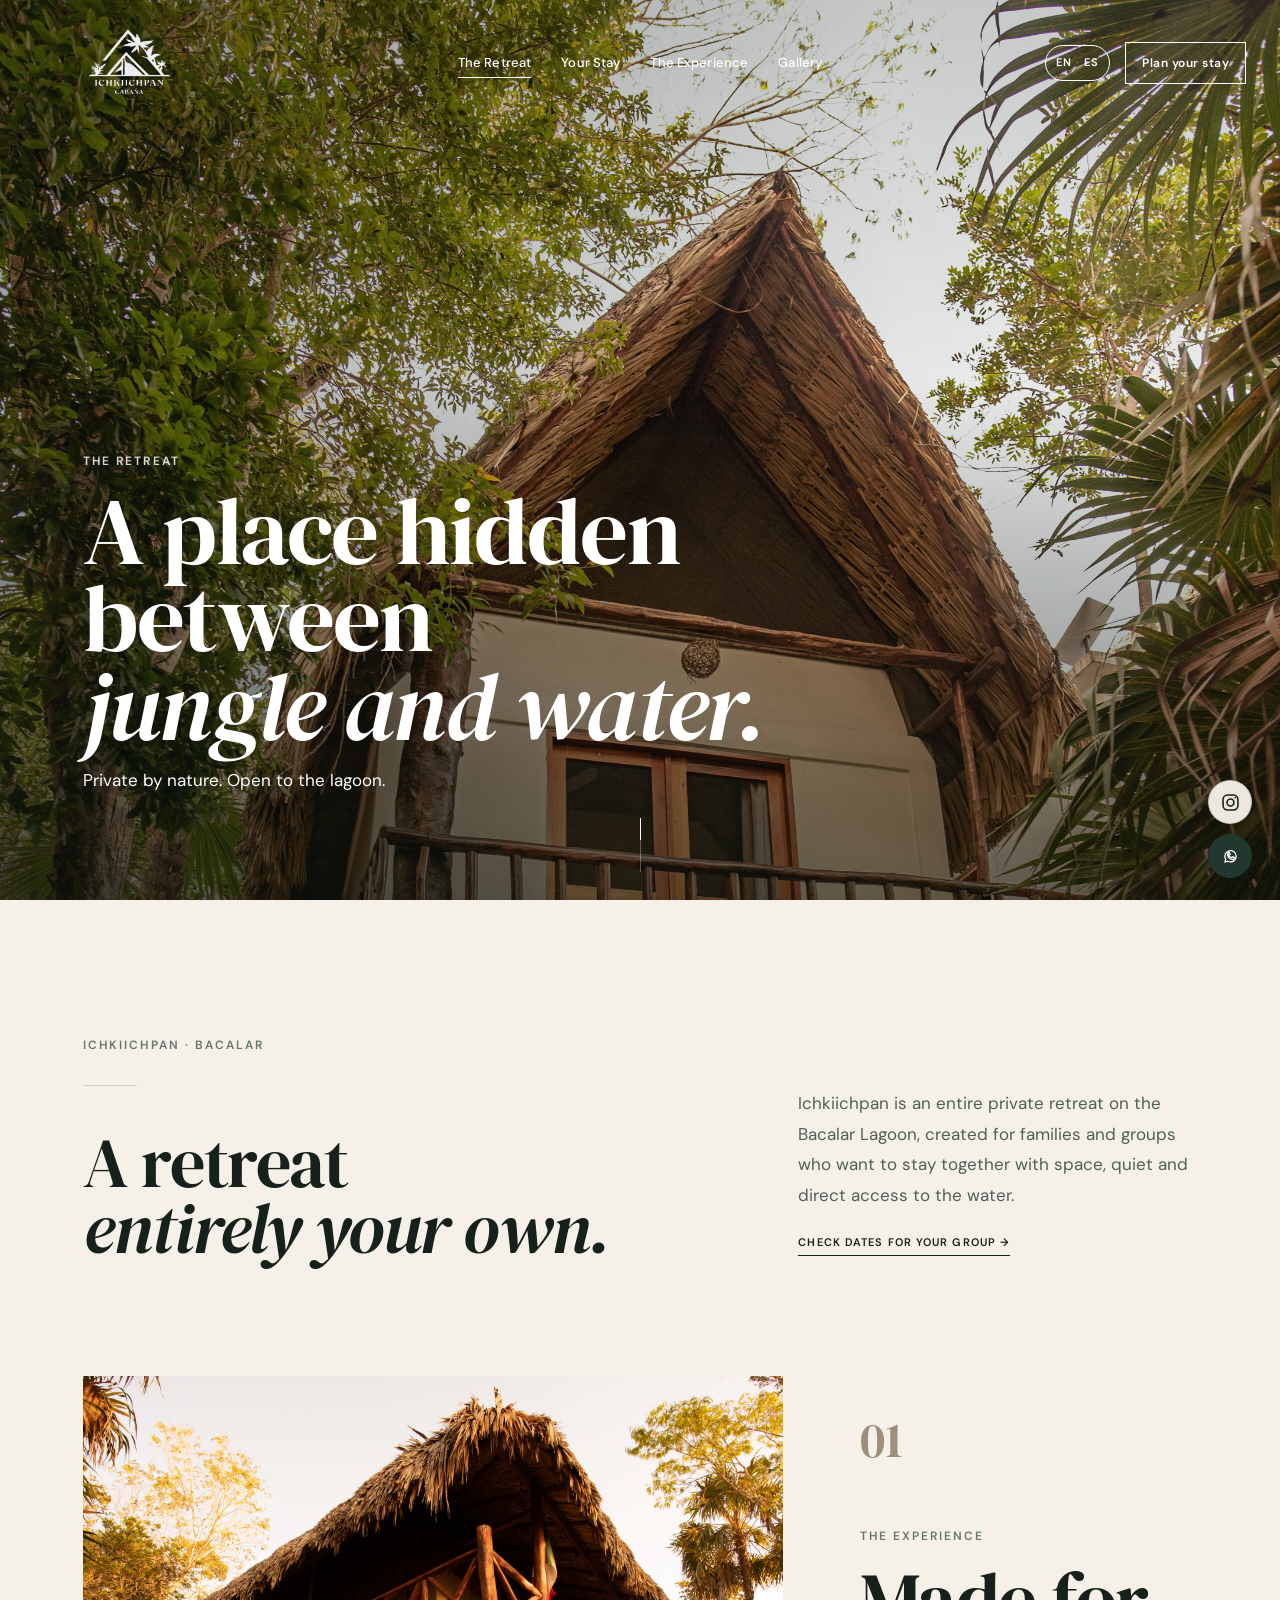
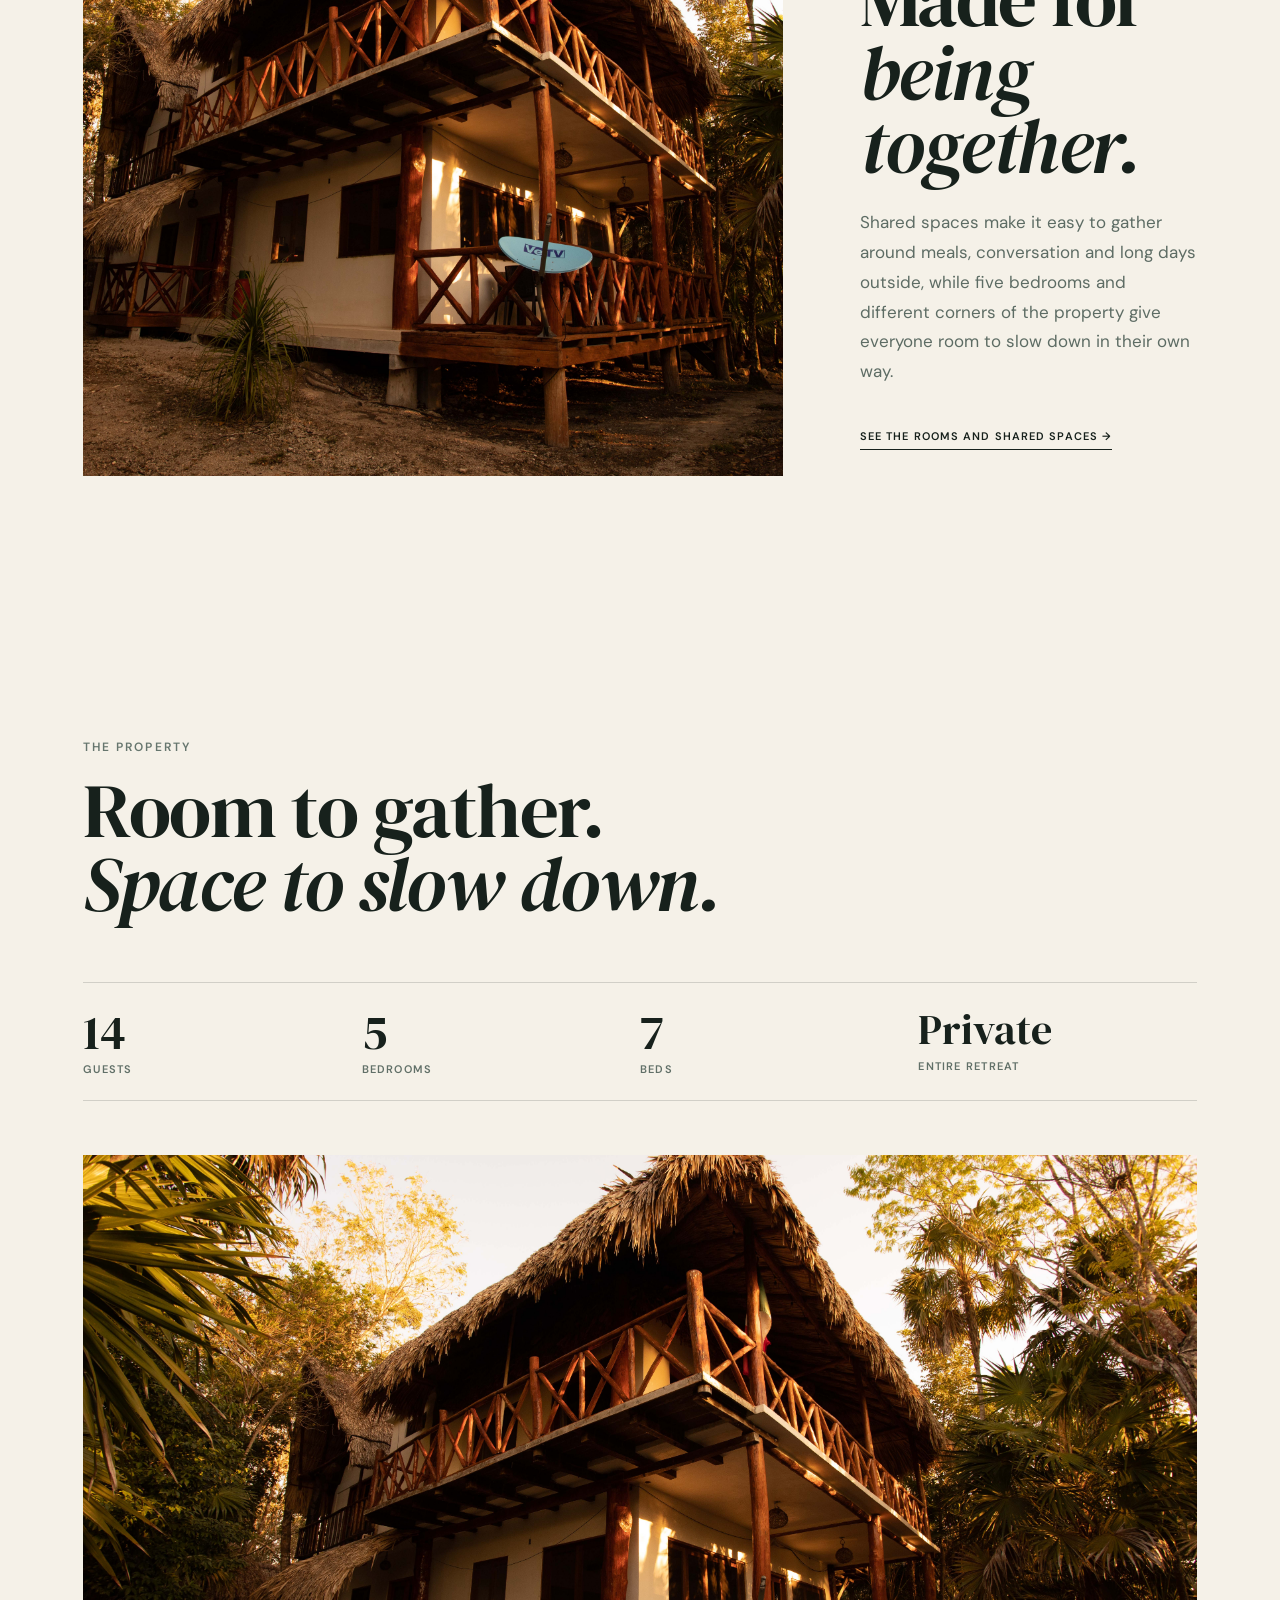
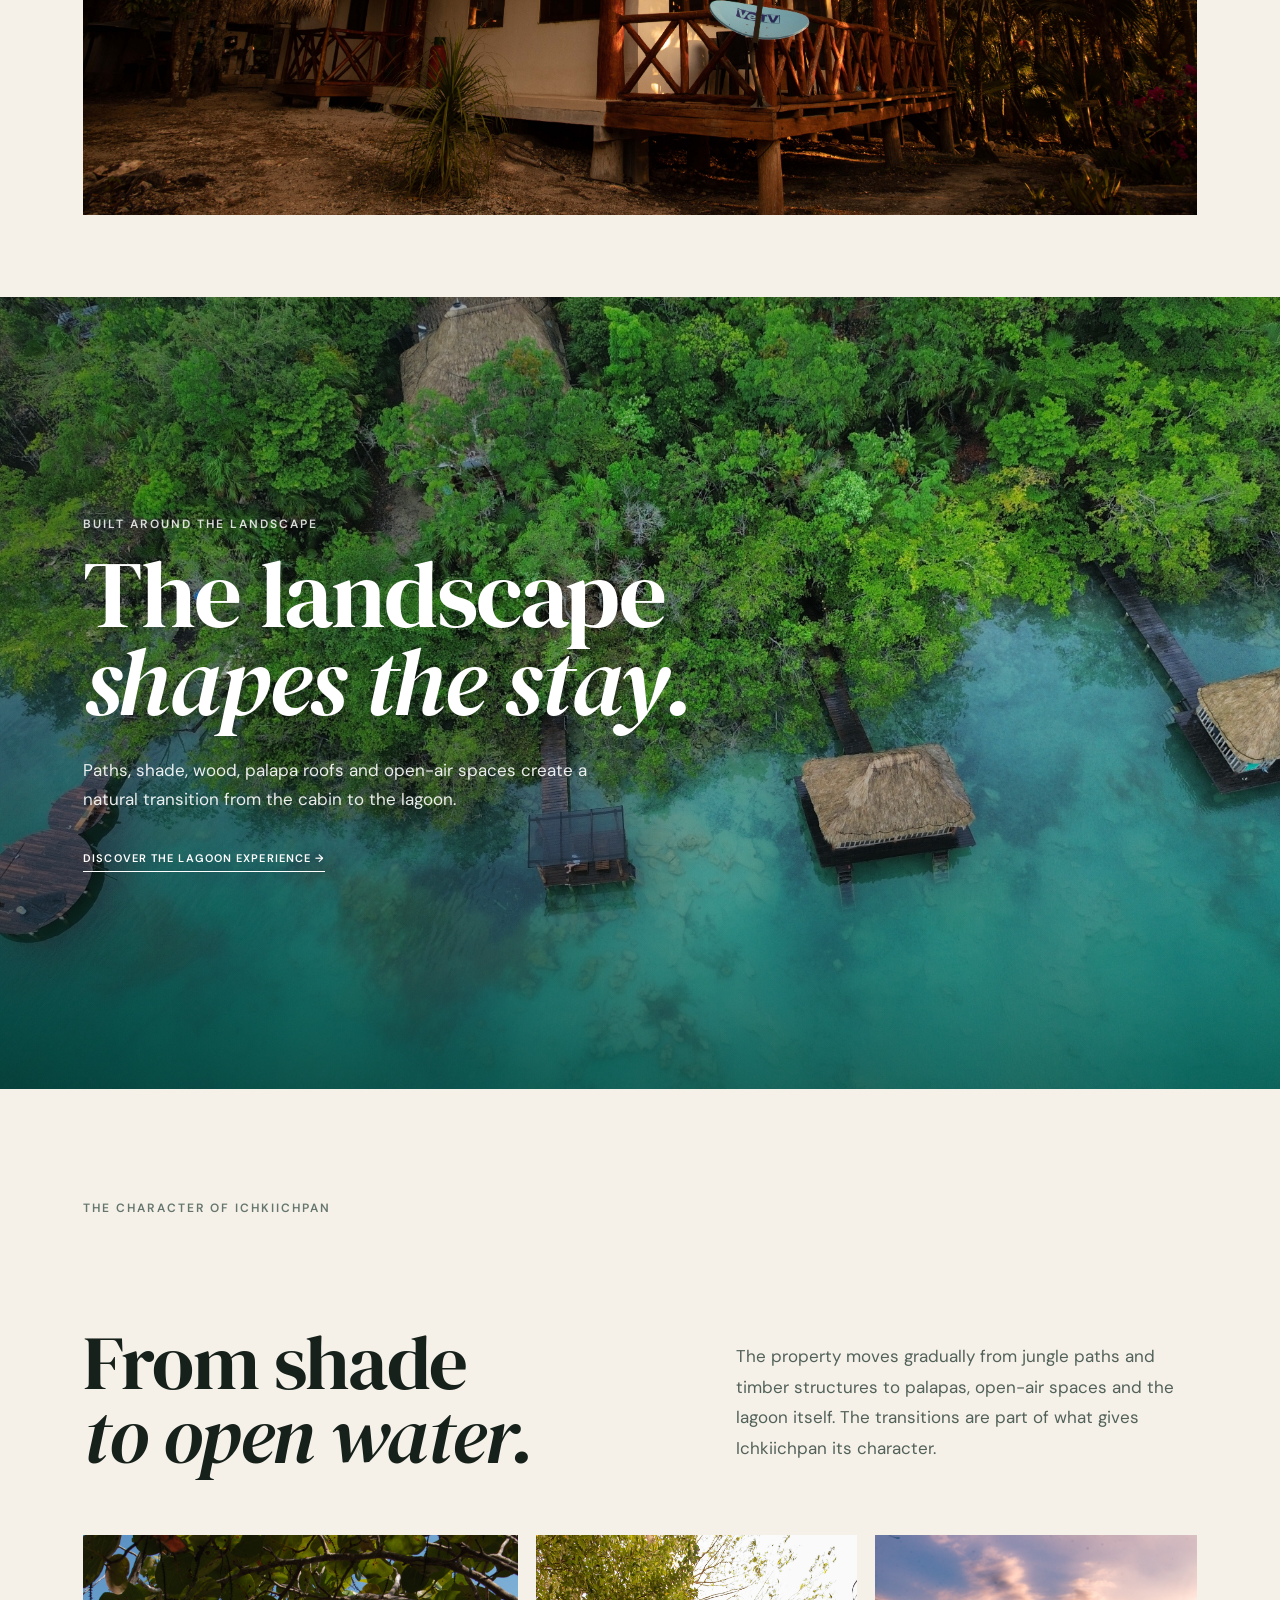
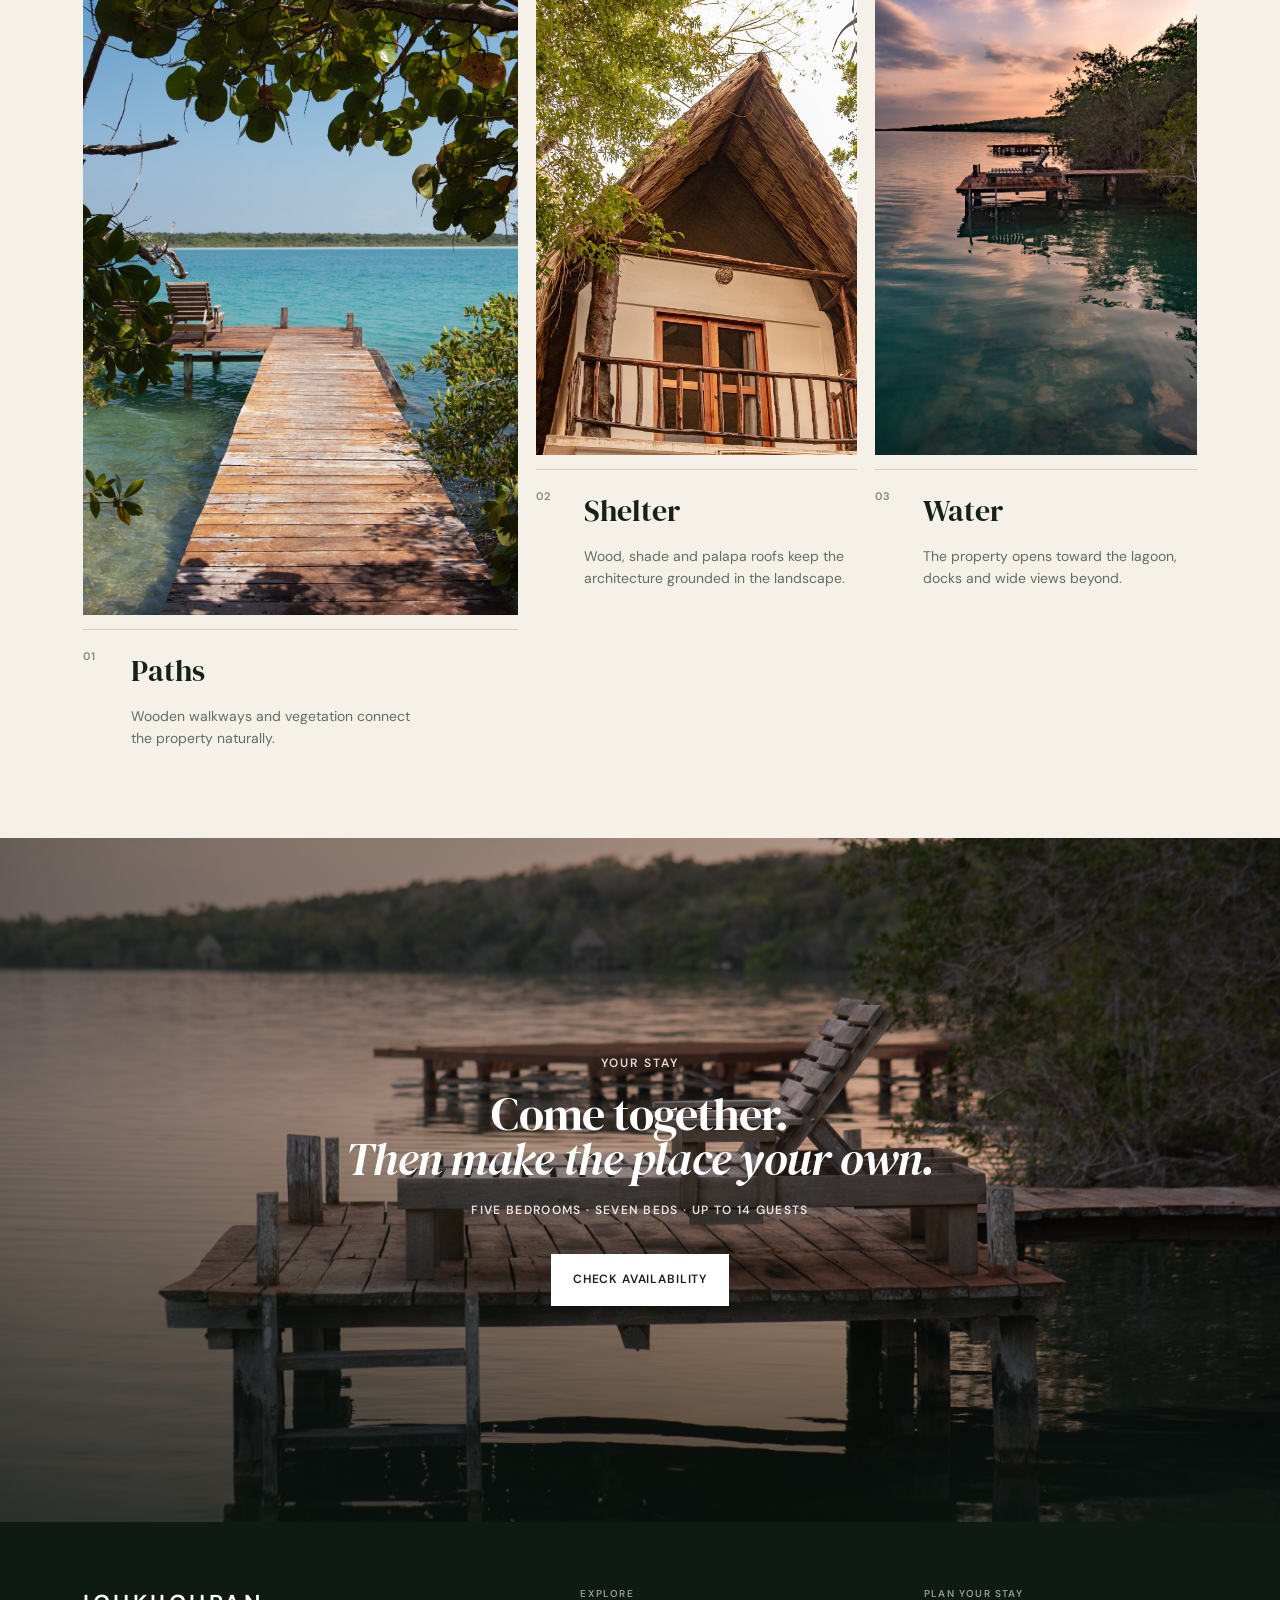
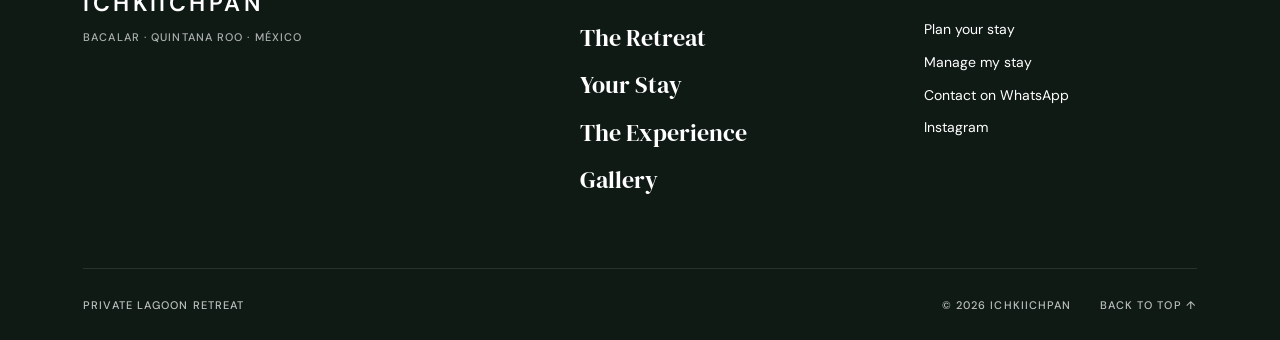
<file: the-retreat.html>
<!doctype html>
<html lang="en">
<head>
<meta charset="utf-8"/>
<meta name="viewport" content="width=device-width, initial-scale=1"/>
<meta name="theme-color" content="#1c3028"/>
<meta name="description" content="Discover Ichkiichpan, an entirely private Bacalar lagoon retreat for groups of up to 14 guests."/>
<link rel="canonical" href="https://anverabusinesssystems.github.io/ichkicchpan/the-retreat.html"/>
<meta property="og:type" content="website"/>
<meta property="og:title" content="The Retreat — Ichkiichpan"/>
<meta property="og:description" content="An entirely private Bacalar lagoon retreat with five bedrooms, seven beds and direct access to the water."/>
<meta property="og:url" content="https://anverabusinesssystems.github.io/ichkicchpan/the-retreat.html"/>
<meta property="og:image" content="https://anverabusinesssystems.github.io/ichkicchpan/assets/cabin-portrait.jpg"/>
<meta name="twitter:card" content="summary_large_image"/>
<title>The Retreat — Ichkiichpan</title>
<link rel="icon" href="assets/logo-cropped.png" type="image/png"/>
<link rel="preconnect" href="https://fonts.googleapis.com">
<link rel="preconnect" href="https://fonts.gstatic.com" crossorigin>
<link href="https://fonts.googleapis.com/css2?family=DM+Sans:wght@400;500;600&family=DM+Serif+Display&display=swap" rel="stylesheet">
<link rel="stylesheet" href="styles.css?v=20260818-0102"/>
<link rel="stylesheet" href="retreat.css?v=20260904-01"/>
<link rel="stylesheet" href="closing.css?v=20260824-01"/>
<link rel="stylesheet" href="social-float.css?v=20260824-01"/>
<link rel="stylesheet" href="shared-public.css?v=20260904-01"/>
</head>
<body class="retreat-page">
<header class="site-header" id="siteHeader">
<a class="wordmark" href="index.html" aria-label="Ichkiichpan home">
</a>
<nav class="desktop-nav" aria-label="Primary navigation">
<a href="the-retreat.html" aria-current="page">The retreat</a>
<a href="your-stay.html">Your stay</a>
<a href="the-experience.html">The experience</a>
<a href="gallery.html">Gallery</a>
</nav>
<div class="header-actions">
<button class="lang-button" id="langButton" type="button">EN <span>·</span> ES</button>
<a class="outline-button" href="reservations.html#book">Check availability</a>
<button class="menu-button" id="menuButton" type="button" aria-label="Open menu" aria-controls="mobileMenu" aria-expanded="false">
<span>
</span>
<span>
</span>
</button>
</div>
</header>
<main id="top">
<section class="retreat-hero">
<div class="retreat-hero-photo" role="img" data-i18n-aria="heroImageAlt" aria-label="Ichkiichpan cabin surrounded by jungle vegetation">
</div>
<div class="retreat-shade">
</div>
<div class="retreat-hero-copy">
<p class="kicker light" data-i18n="heroLabel">The retreat</p>
<h1 data-i18n="heroTitle">A place hidden between<br>
<em>jungle and water.</em>
</h1>
<p data-i18n="heroBody">Private by nature. Open to the lagoon.</p>
<a class="mobile-hero-cta" href="reservations.html#book" data-shared="availability">Check availability</a>
</div>
<div class="scroll-cue" aria-hidden="true">
<span>
</span>
</div>
</section>
<section class="retreat-intro section-pad">
<div class="retreat-intro-heading">
<div class="intro-label">
<p class="kicker">ICHKIICHPAN · BACALAR</p>
<span class="mini-rule">
</span>
</div>
<h2 data-i18n="introTitle">A retreat<br>
<em>entirely your own.</em>
</h2>
</div>
<div class="retreat-intro-copy">
<p data-i18n="introBody">Ichkiichpan is an entire private retreat on the Bacalar Lagoon, created for families and groups who want to stay together with space, quiet and direct access to the water.</p>
<a class="retreat-text-cta" href="reservations.html#book" data-i18n="introCta">Explore dates for your group →</a>
</div>
</section>
<section class="retreat-editorial section-pad-tight">
<div class="retreat-editorial-image mobile-lazy-bg" role="img" data-i18n-aria="togetherImageAlt" aria-label="The complete Ichkiichpan retreat surrounded by tropical forest">
</div>
<div class="retreat-editorial-copy">
<span class="number">01</span>
<p class="kicker" data-i18n="experienceLabel">The experience</p>
<h2 data-i18n="experienceTitle">Made for<br>
<em>being together.</em>
</h2>
<p data-i18n="experienceBody">Shared spaces make it easy to gather around meals, conversation and long days outside, while five bedrooms and different corners of the property give everyone room to slow down in their own way.</p>
<a class="retreat-text-cta" href="your-stay.html" data-i18n="experienceCta">See the rooms and shared spaces →</a>
</div>
</section>
<section class="retreat-facts section-pad">
<div class="retreat-facts-head">
<p class="kicker" data-i18n="propertyLabel">The property</p>
<h2 data-i18n="propertyTitle">Room to gather.<br>
<em>Space to slow down.</em>
</h2>
</div>
<div class="retreat-fact-row">
<div>
<strong>14</strong>
<span data-i18n="guests">Guests</span>
</div>
<div>
<strong>5</strong>
<span data-i18n="bedrooms">Bedrooms</span>
</div>
<div>
<strong>7</strong>
<span data-i18n="beds">Beds</span>
</div>
<div>
<strong data-i18n="privateFact">Private</strong>
<span data-i18n="entireRetreat">Entire retreat</span>
</div>
</div>
<div class="retreat-facts-image mobile-lazy-bg" role="img" data-i18n-aria="propertyImageAlt" aria-label="Main two-level cabin at Ichkiichpan">
</div>
</section>
<section class="retreat-landscape">
<div class="retreat-landscape-photo mobile-lazy-bg" role="img" data-i18n-aria="landscapeImageAlt" aria-label="Aerial view of the Ichkiichpan docks and Bacalar Lagoon">
</div>
<div class="retreat-shade">
</div>
<div class="retreat-landscape-copy">
<p class="kicker light" data-i18n="landscapeLabel">Built around the landscape</p>
<h2 data-i18n="landscapeTitle">The landscape<br>
<em>shapes the stay.</em>
</h2>
<p data-i18n="landscapeBody">Paths, shade, wood, palapa roofs and open-air spaces create a natural transition from the cabin to the lagoon.</p>
<a class="retreat-text-cta retreat-text-cta-light" href="the-experience.html" data-i18n="landscapeCta">Discover the lagoon experience →</a>
</div>
</section>
<section class="retreat-character section-pad">
<div class="retreat-character-head">
<p class="kicker" data-i18n="characterLabel">The character of Ichkiichpan</p>
<h2 data-i18n="characterTitle">From shade<br>
<em>to open water.</em>
</h2>
<p data-i18n="characterBody">The property moves gradually from jungle paths and timber structures to palapas, open-air spaces and the lagoon itself. The transitions are part of what gives Ichkiichpan its character.</p>
</div>
<div class="retreat-character-grid" role="region" data-i18n-aria="characterCarouselAria" aria-label="Paths, shelter and water at Ichkiichpan">
<figure>
<div class="character-image character-path mobile-lazy-bg" role="img" data-i18n-aria="pathImageAlt" aria-label="Wooden path opening onto the Bacalar Lagoon">
</div>
<figcaption>
<span>01</span>
<strong data-i18n="pathsTitle">Paths</strong>
<p data-i18n="pathsBody">Wooden walkways and vegetation connect the property naturally.</p>
</figcaption>
</figure>
<figure>
<div class="character-image character-cabin mobile-lazy-bg" role="img" data-i18n-aria="shelterImageAlt" aria-label="Palapa roof and timber balcony at Ichkiichpan">
</div>
<figcaption>
<span>02</span>
<strong data-i18n="shelterTitle">Shelter</strong>
<p data-i18n="shelterBody">Wood, shade and palapa roofs keep the architecture grounded in the landscape.</p>
</figcaption>
</figure>
<figure>
<div class="character-image character-water mobile-lazy-bg" role="img" data-i18n-aria="waterImageAlt" aria-label="Private dock at sunset on the Bacalar Lagoon">
</div>
<figcaption>
<span>03</span>
<strong data-i18n="waterTitle">Water</strong>
<p data-i18n="waterBody">The property opens toward the lagoon, docks and wide views beyond.</p>
</figcaption>
</figure>
</div>
</section>
<section class="shared-closing mobile-standard-closing">
<div class="shared-closing-image mobile-lazy-bg" role="img" data-i18n-aria="closingImageAlt" aria-label="Private Ichkiichpan dock at sunset">
</div>
<div class="shared-closing-shade">
</div>
<div class="shared-closing-copy">
<p class="kicker light" data-i18n="closingLabel">Your stay</p>
<h2 data-i18n="closingTitle">Come together.<br>
<em>Then make the place your own.</em>
</h2>
<p class="closing-assurance" data-i18n="closingAssurance">Five bedrooms · Seven beds · Up to 14 guests</p>
<a class="solid-button light-button" href="reservations.html#book" data-shared="availability">Check availability</a>
</div>
</section>
</main>
<footer class="site-footer"></footer>
<div class="social-float" aria-label="Contact Ichkiichpan">
<a class="social-float-link instagram" href="https://www.instagram.com/ichkiichpan.cabana/" target="_blank" rel="noopener noreferrer" aria-label="Open Ichkiichpan on Instagram" title="Instagram">
<svg viewBox="0 0 24 24" fill="none" stroke="currentColor" stroke-width="1.8" aria-hidden="true">
<rect x="3.5" y="3.5" width="17" height="17" rx="5">
</rect>
<circle cx="12" cy="12" r="4">
</circle>
<circle cx="17.6" cy="6.5" r="1" fill="currentColor" stroke="none">
</circle>
</svg>
</a>
<a class="social-float-link whatsapp" href="https://wa.me/19563393012?text=Hi%21%20I%27m%20interested%20in%20staying%20at%20Ichkiichpan." target="_blank" rel="noopener noreferrer" aria-label="Message Ichkiichpan on WhatsApp" title="WhatsApp">
<svg viewBox="0 0 24 24" fill="none" stroke="currentColor" stroke-width="1.8" stroke-linecap="round" stroke-linejoin="round" aria-hidden="true">
<path d="M20 11.7a8 8 0 0 1-11.8 7L4 20l1.3-4A8 8 0 1 1 20 11.7Z">
</path>
<path d="M9 8.5c.4 2.7 2 4.3 4.6 5.2l1.2-1.2c.3-.3.7-.3 1-.1l1.5.8c.4.2.5.6.4 1-.5 1.4-1.6 2.1-3 2-3.8-.5-6.5-3.2-7-7-.2-1.4.6-2.5 2-3 .4-.1.8 0 1 .4l.8 1.5c.2.3.1.7-.1 1L10 10.2">
</path>
</svg>
</a>
</div>
<div class="mobile-menu" id="mobileMenu" aria-hidden="true"><nav></nav></div>
<div class="mobile-booking-bar"><a href="reservations.html#book" data-shared="availability">Check availability</a></div>
<script src="retreat.js?v=20260901-01">
</script>
<script src="shared-public-ui.js?v=20260901-01">
</script>
</body>
</html>
</file>
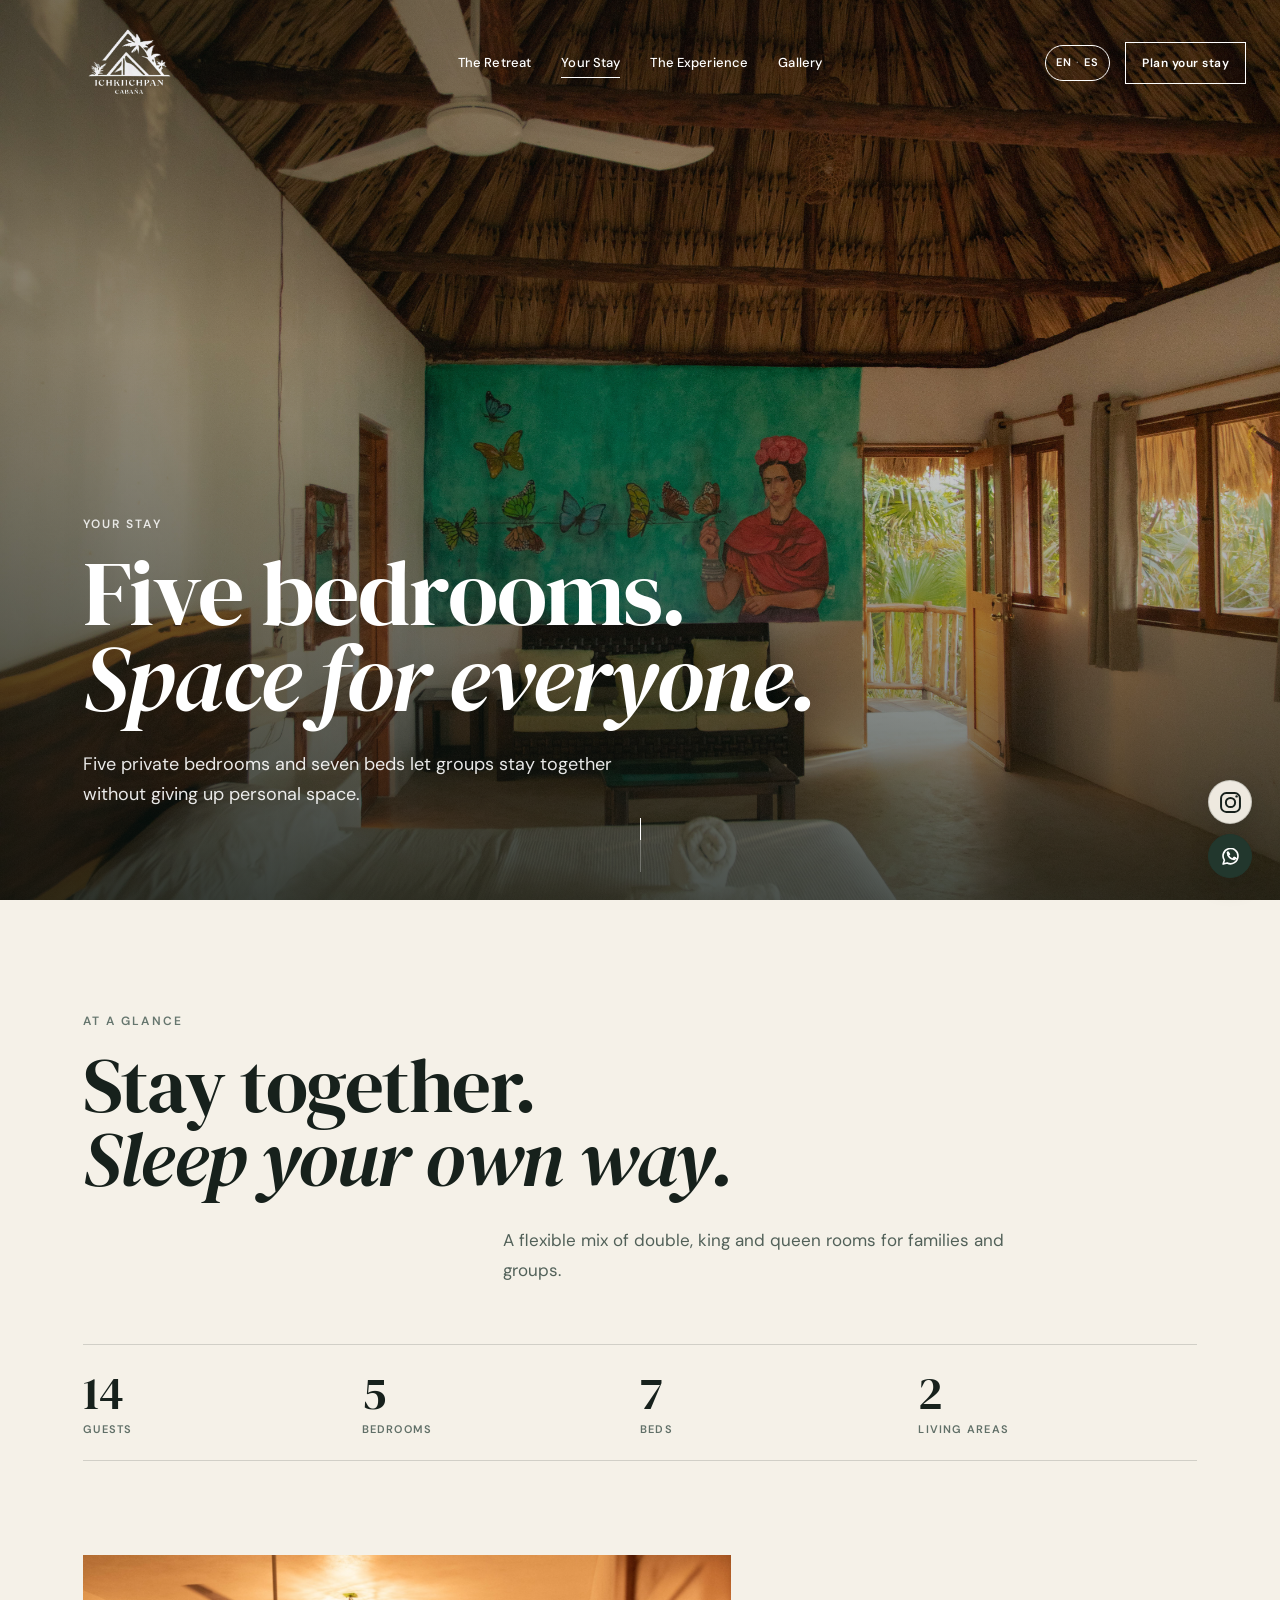
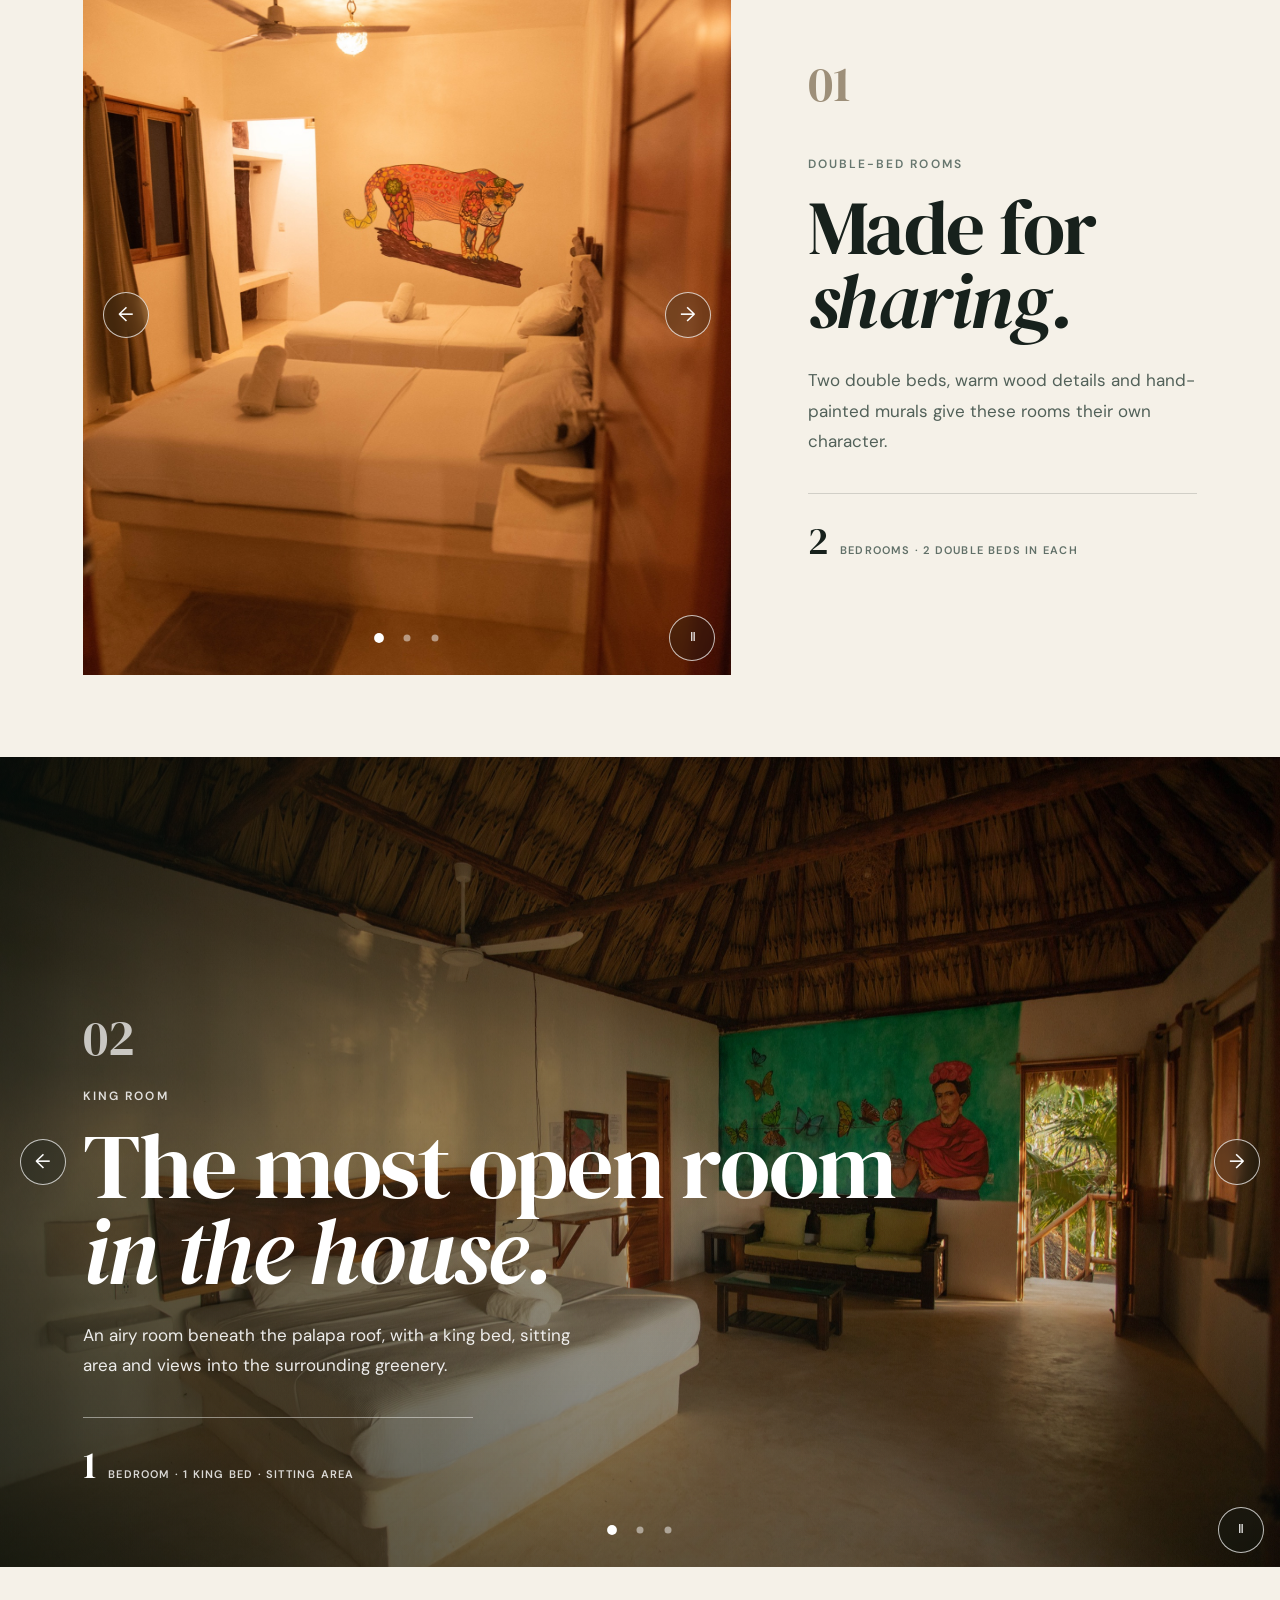
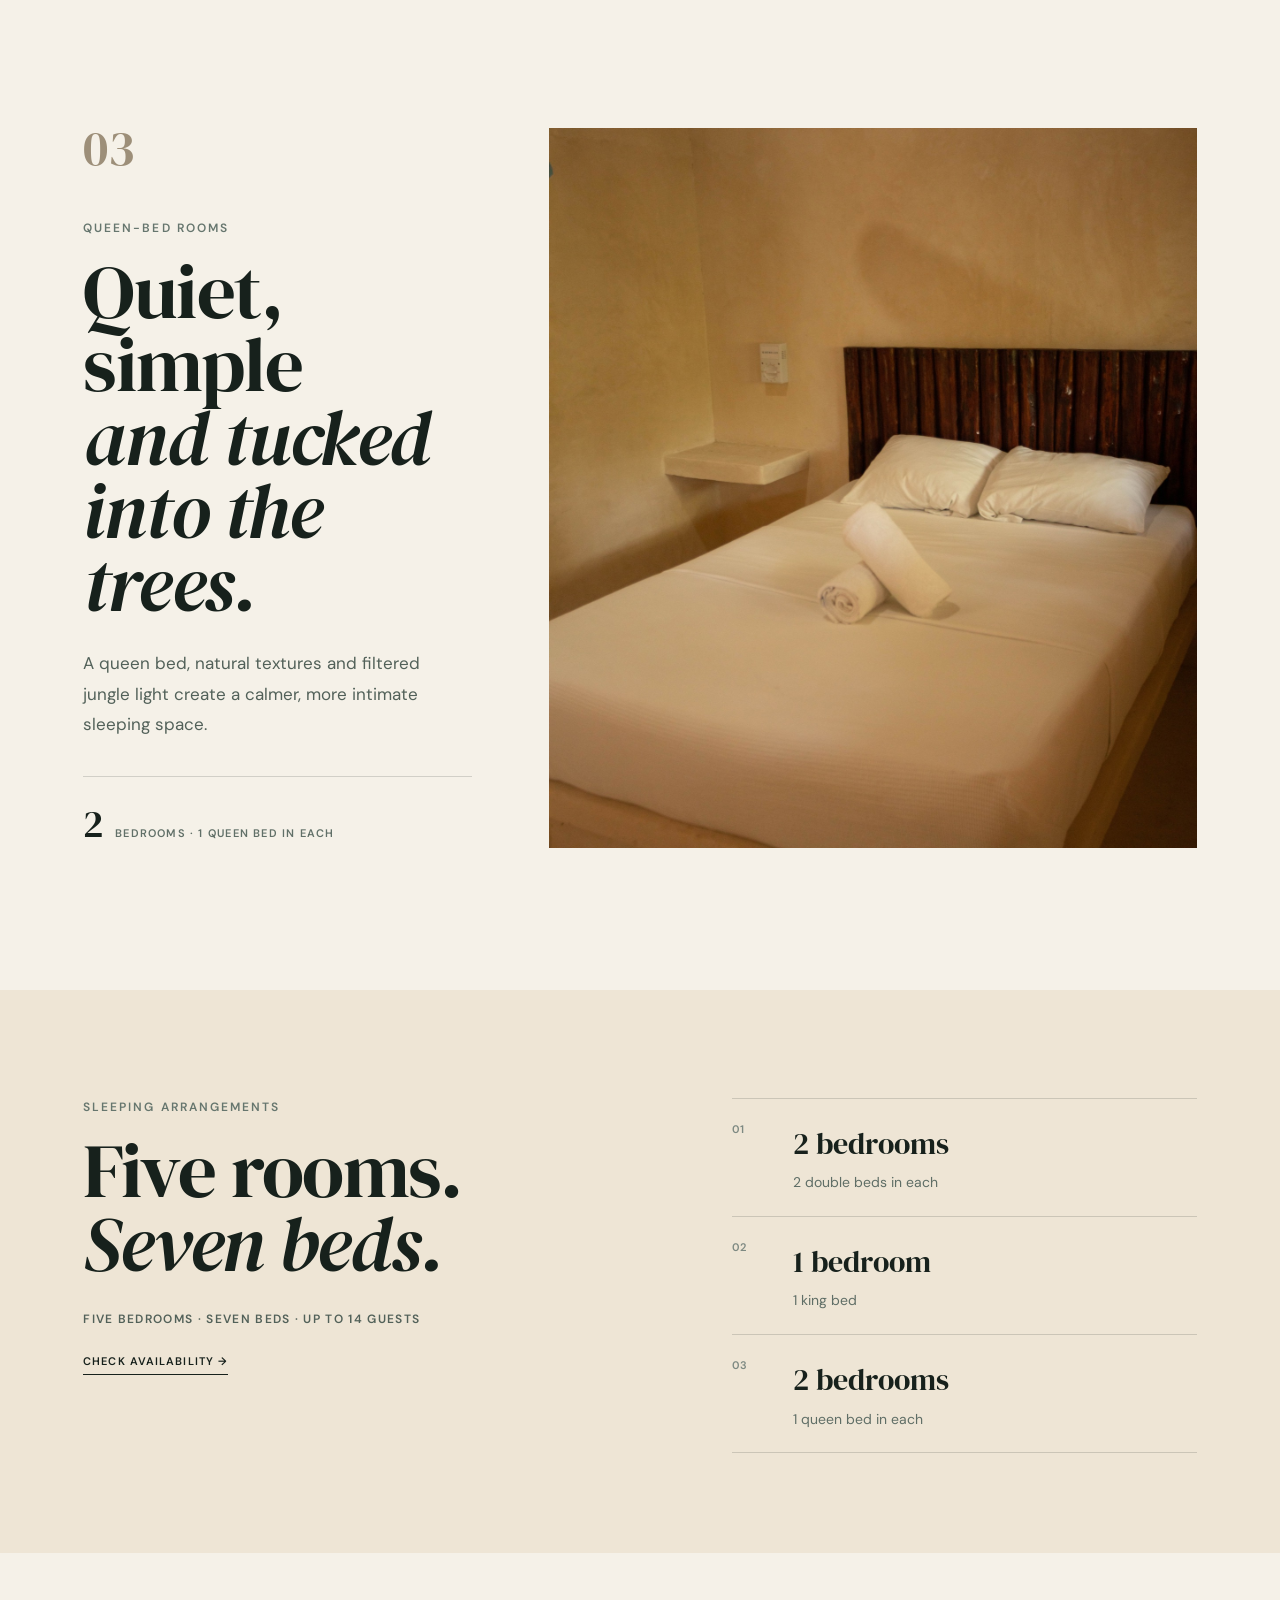
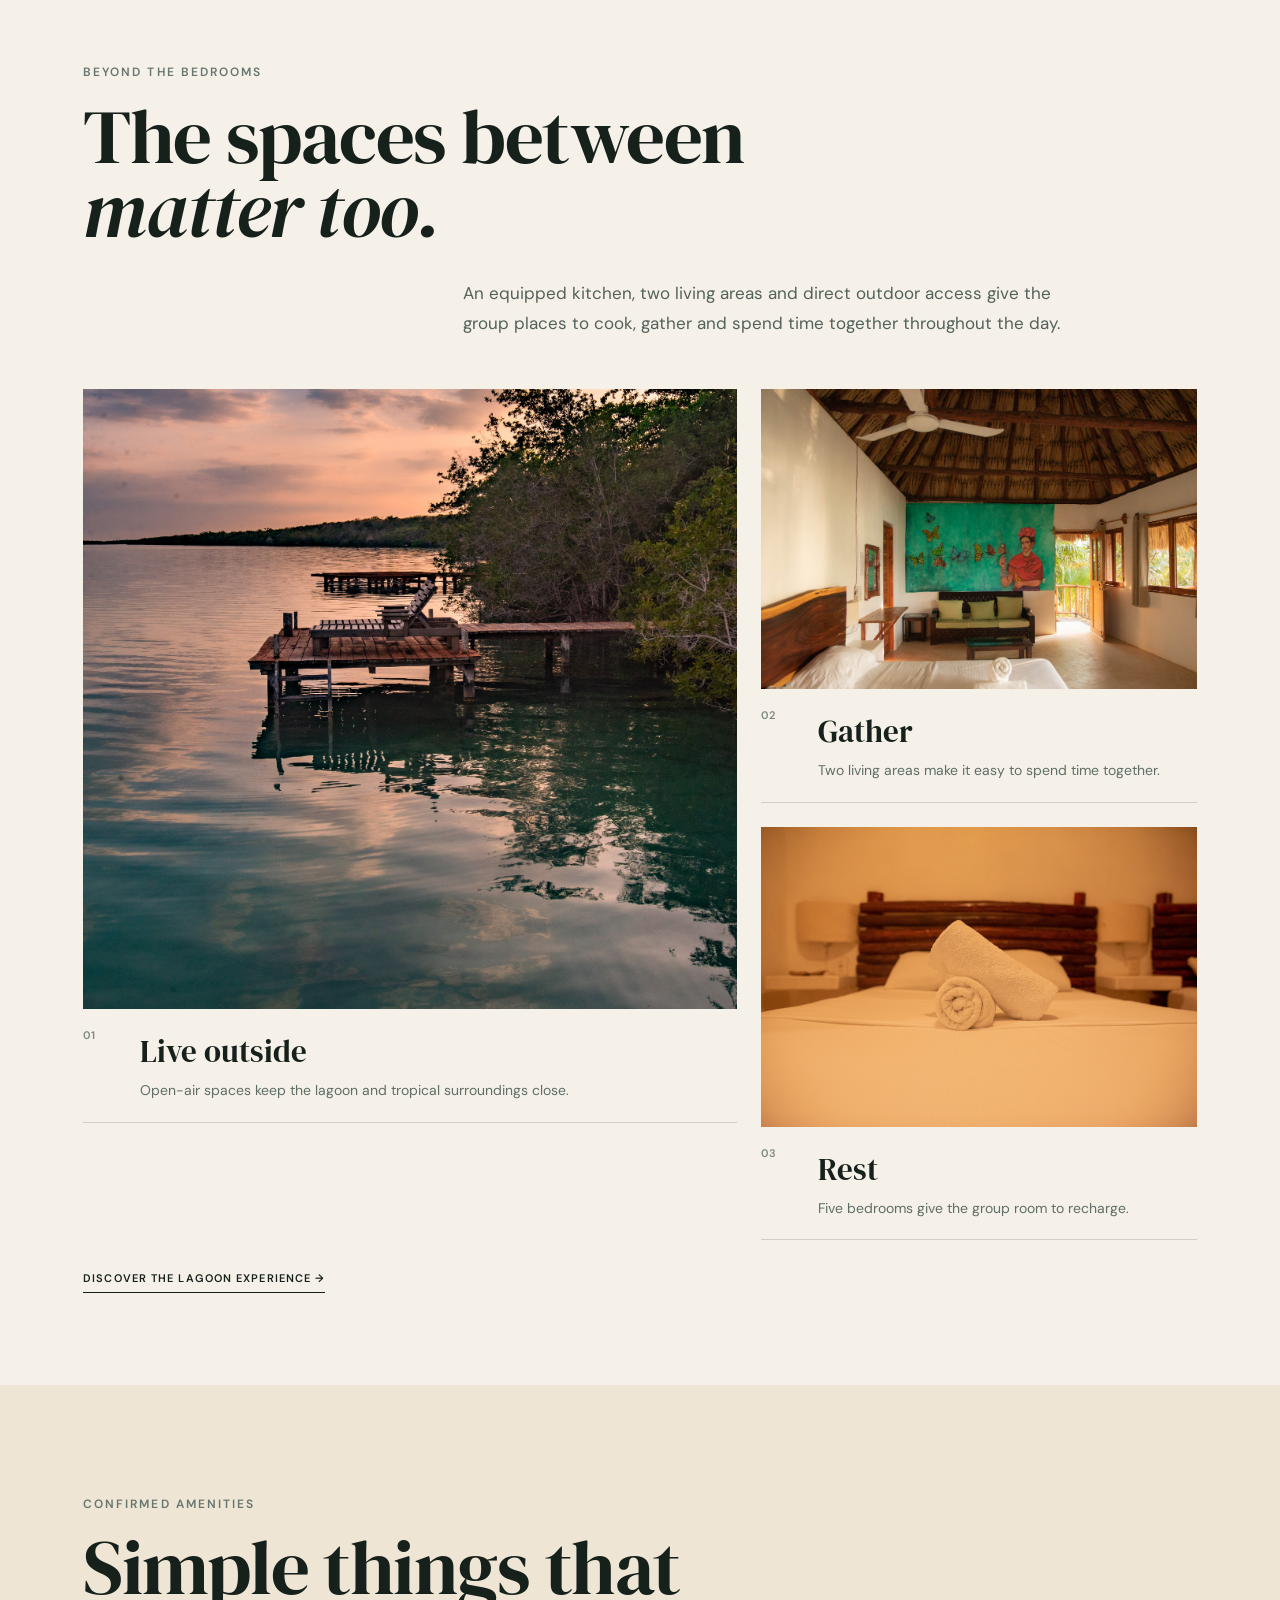
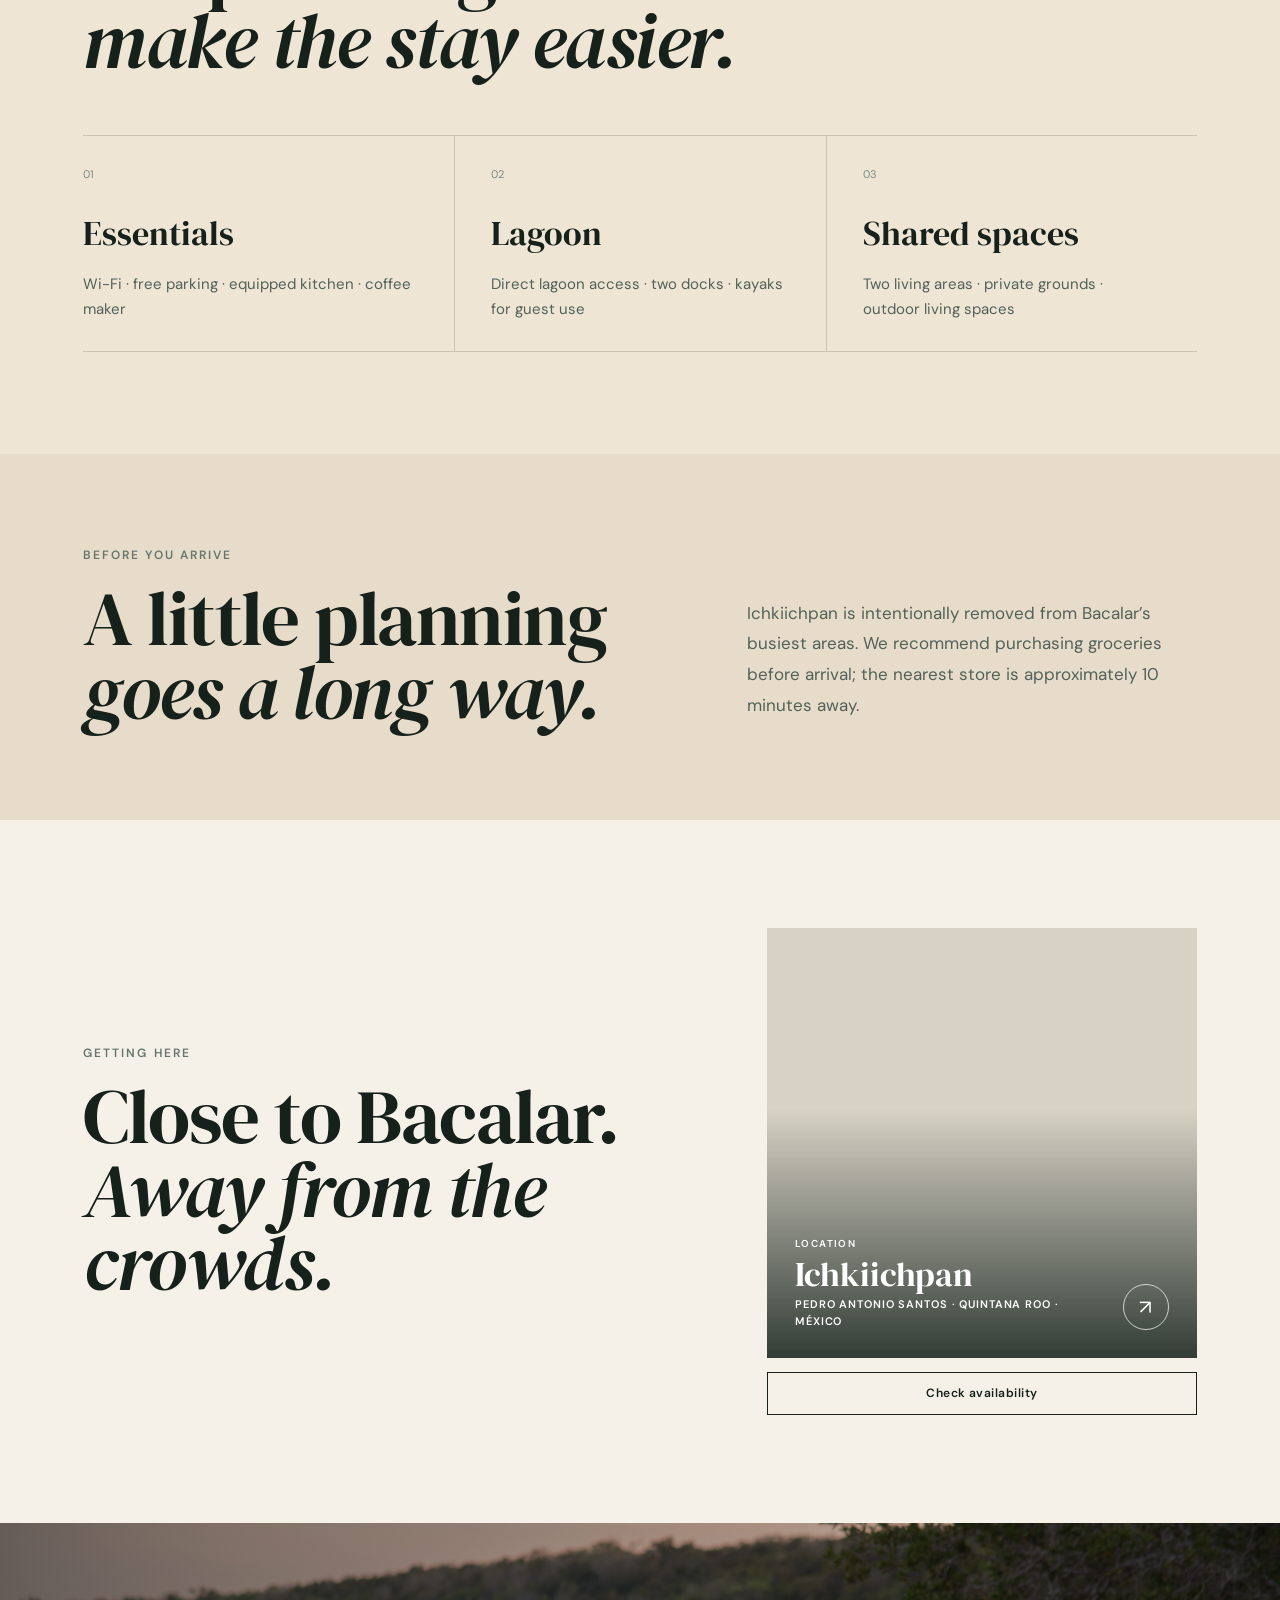
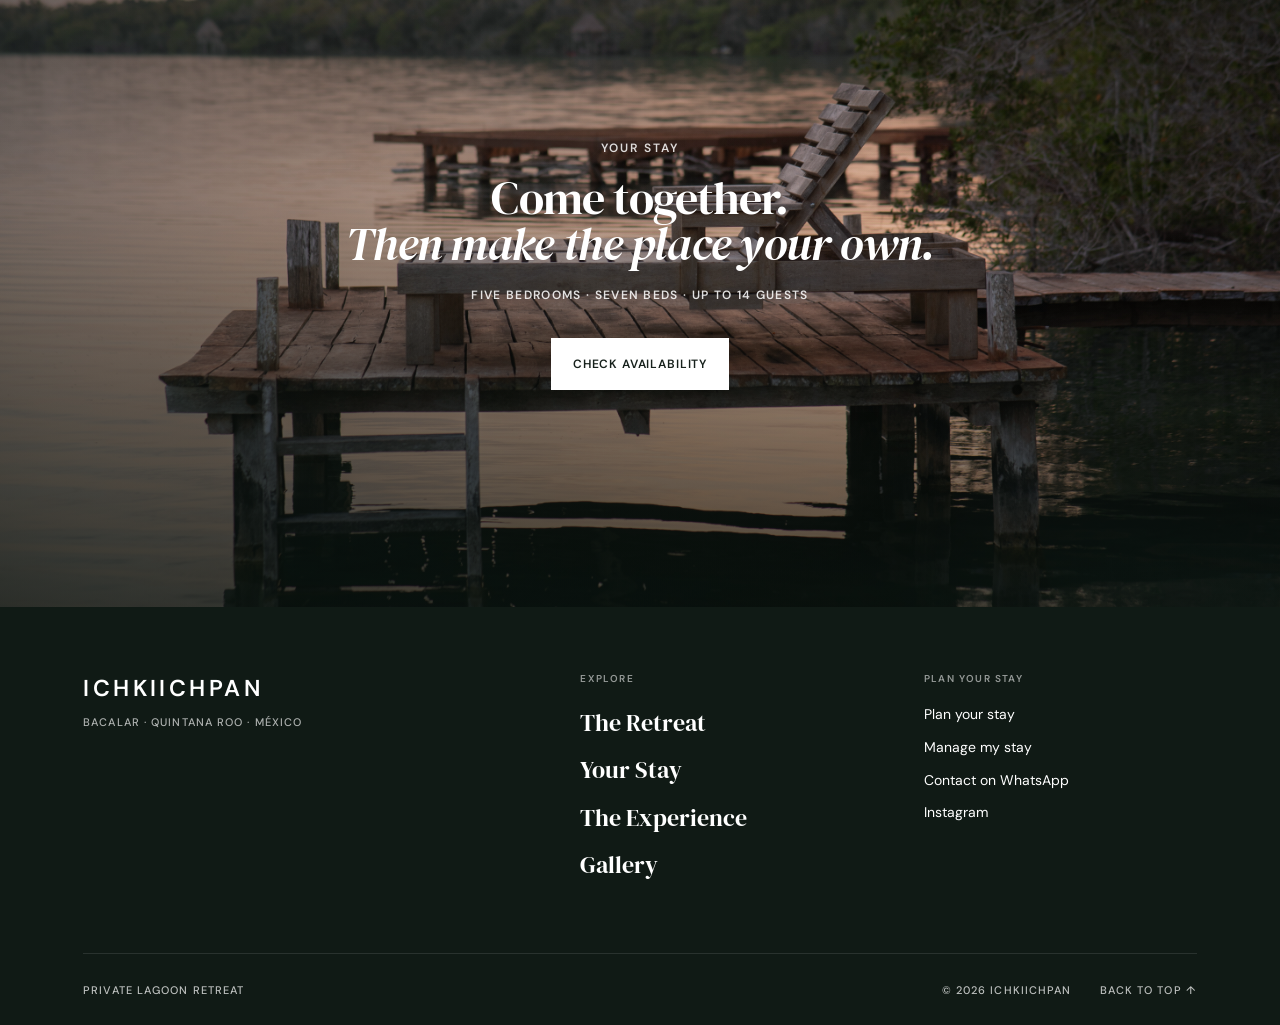
<file: your-stay.html>
<!doctype html>
<html lang="en">
<head>
<meta charset="utf-8"/>
<meta name="viewport" content="width=device-width, initial-scale=1"/>
<meta name="theme-color" content="#1c3028"/>
<meta name="description" content="Explore five bedrooms, seven beds, shared living spaces and lagoon-side amenities at Ichkiichpan in Bacalar."/>
<title>Your Stay — Ichkiichpan</title>
<link rel="canonical" href="https://anverabusinesssystems.github.io/ichkicchpan/your-stay.html"/>
<meta property="og:type" content="website"/>
<meta property="og:title" content="Your Stay — Ichkiichpan"/>
<meta property="og:description" content="Five bedrooms, seven beds and shared spaces for groups of up to 14 guests on the Bacalar Lagoon."/>
<meta property="og:url" content="https://anverabusinesssystems.github.io/ichkicchpan/your-stay.html"/>
<meta property="og:image" content="https://anverabusinesssystems.github.io/ichkicchpan/IMGL7834.jpg"/>
<meta name="twitter:card" content="summary_large_image"/>
<link rel="icon" href="assets/logo-cropped.png" type="image/png"/>
<link rel="preconnect" href="https://fonts.googleapis.com">
<link rel="preconnect" href="https://fonts.gstatic.com" crossorigin>
<link href="https://fonts.googleapis.com/css2?family=DM+Sans:wght@400;500;600&family=DM+Serif+Display&display=swap" rel="stylesheet">
<link rel="stylesheet" href="styles.css?v=20260818-0102"/>
<link rel="stylesheet" href="your-stay.css?v=20260904-02"/>
<link rel="stylesheet" href="closing.css?v=20260824-01"/>
<link rel="stylesheet" href="social-float.css?v=20260824-01"/>
<link rel="stylesheet" href="shared-public.css?v=20260904-01"/>
</head>
<body class="stay-page">
<header class="site-header" id="siteHeader">
<a class="wordmark" href="index.html" aria-label="Ichkiichpan home">
</a>
<nav class="desktop-nav" aria-label="Primary navigation">
<a href="the-retreat.html">The retreat</a>
<a href="your-stay.html" aria-current="page">Your stay</a>
<a href="the-experience.html">The experience</a>
<a href="gallery.html">Gallery</a>
</nav>
<div class="header-actions">
<button class="lang-button" id="langButton" type="button" aria-label="Change language">EN <span>·</span> ES</button>
<a class="outline-button" href="reservations.html#book">Check availability</a>
<button class="menu-button" id="menuButton" type="button" aria-label="Open menu" aria-controls="mobileMenu" aria-expanded="false">
<span>
</span>
<span>
</span>
</button>
</div>
</header>
<main id="top">
<section class="stay-hero">
<picture>
<source media="(max-width: 760px)" srcset="assets/stay-hero-mobile.jpg"/>
<img class="stay-hero-photo" src="IMGL7834.jpg" alt="Shared living room at Ichkiichpan with a Frida Kahlo mural" data-i18n-alt="heroImageAlt" fetchpriority="high"/>
</picture>
<div class="stay-shade">
</div>
<div class="stay-hero-copy">
<p class="kicker light" data-i18n="heroLabel">Your stay</p>
<h1 data-i18n="heroTitle">Five bedrooms.<br>
<em>Space for everyone.</em>
</h1>
<p data-i18n="heroBody">Five private bedrooms and seven beds let groups stay together without giving up personal space.</p>
<a class="mobile-hero-cta" href="reservations.html#book" data-shared="availability">Check availability</a>
</div>
<div class="scroll-cue" aria-hidden="true">
<span>
</span>
</div>
</section>
<section class="stay-glance section-pad">
<div class="stay-glance-head">
<p class="kicker" data-i18n="glanceLabel">At a glance</p>
<h2 data-i18n="glanceTitle">Stay together.<br>
<em>Sleep your own way.</em>
</h2>
<p class="stay-glance-intro" data-i18n="glanceBody">A flexible mix of double, king and queen rooms for families and groups.</p>
</div>
<div class="stay-fact-row">
<div>
<strong>14</strong>
<span data-i18n="guests">Guests</span>
</div>
<div>
<strong>5</strong>
<span data-i18n="bedrooms">Bedrooms</span>
</div>
<div>
<strong>7</strong>
<span data-i18n="beds">Beds</span>
</div>
<div>
<strong>2</strong>
<span data-i18n="livingAreas">Living areas</span>
</div>
</div>
</section>
<section class="room-story room-story-double section-pad-tight">
<div class="room-carousel" data-carousel data-interval="6000" aria-label="Double-bed room photos" data-i18n-aria="doubleCarouselLabel" aria-roledescription="carousel">
<div class="carousel-stage">
<div class="carousel-slide upload-placeholder active" role="img" data-src="assets/room-double-1-optimized.jpg" data-mobile-src="assets/room-double-1-mobile.jpg" data-i18n-aria="doubleImage1Alt">
</div>
<div class="carousel-slide upload-placeholder" role="img" data-src="assets/room-double-2-optimized.jpg" data-mobile-src="assets/room-double-2-mobile.jpg" data-i18n-aria="doubleImage2Alt">
</div>
<div class="carousel-slide upload-placeholder" role="img" data-src="assets/room-double-3-optimized.jpg" data-mobile-src="assets/room-double-3-mobile.jpg" data-i18n-aria="doubleImage3Alt">
</div>
</div>
<button class="carousel-arrow prev" type="button" aria-label="Previous photo" data-i18n-aria="previousPhoto">←</button>
<button class="carousel-arrow next" type="button" aria-label="Next photo" data-i18n-aria="nextPhoto">→</button>
<button class="carousel-toggle" type="button" aria-label="Pause slideshow" data-carousel-toggle>Ⅱ</button>
<div class="carousel-dots" aria-label="Choose photo" data-i18n-aria="choosePhoto">
</div>
</div>
<div class="room-copy">
<span class="room-number">01</span>
<p class="kicker" data-i18n="doubleLabel">Double-bed rooms</p>
<h2 data-i18n="doubleTitle">Made for<br>
<em>sharing.</em>
</h2>
<p data-i18n="doubleBody">Two double beds, warm wood details and hand-painted murals give these rooms their own character.</p>
<div class="room-meta">
<strong>2</strong>
<span data-i18n="doubleMeta">Bedrooms · 2 double beds in each</span>
</div>
</div>
</section>
<section class="room-feature room-feature-king">
<div class="room-carousel room-carousel-feature" data-carousel data-interval="6500" aria-label="King room photos" data-i18n-aria="kingCarouselLabel" aria-roledescription="carousel">
<div class="carousel-stage">
<div class="carousel-slide upload-placeholder active" role="img" data-src="assets/room-king-1-optimized.jpg" data-mobile-src="assets/room-king-1-mobile.jpg" data-i18n-aria="kingImage1Alt">
</div>
<div class="carousel-slide upload-placeholder" role="img" data-src="assets/room-king-2-optimized.jpg" data-mobile-src="assets/room-king-2-mobile.jpg" data-i18n-aria="kingImage2Alt">
</div>
<div class="carousel-slide upload-placeholder" role="img" data-src="assets/room-king-3-optimized.jpg" data-mobile-src="assets/room-king-3-mobile.jpg" data-i18n-aria="kingImage3Alt">
</div>
</div>
<button class="carousel-arrow prev" type="button" aria-label="Previous photo" data-i18n-aria="previousPhoto">←</button>
<button class="carousel-arrow next" type="button" aria-label="Next photo" data-i18n-aria="nextPhoto">→</button>
<button class="carousel-toggle" type="button" aria-label="Pause slideshow" data-carousel-toggle>Ⅱ</button>
<div class="carousel-dots" aria-label="Choose photo" data-i18n-aria="choosePhoto">
</div>
</div>
<div class="room-feature-shade">
</div>
<div class="room-feature-copy">
<span class="room-feature-number">02</span>
<p class="kicker light" data-i18n="kingLabel">King room</p>
<h2 data-i18n="kingTitle">The most open room<br>
<em>in the house.</em>
</h2>
<p data-i18n="kingBody">An airy room beneath the palapa roof, with a king bed, sitting area and views into the surrounding greenery.</p>
<div class="room-meta light">
<strong>1</strong>
<span data-i18n="kingMeta">Bedroom · 1 king bed · sitting area</span>
</div>
</div>
</section>
<section class="room-story room-story-queen section-pad">
<div class="room-copy">
<span class="room-number">03</span>
<p class="kicker" data-i18n="queenLabel">Queen-bed rooms</p>
<h2 data-i18n="queenTitle">Quiet, simple<br>
<em>and tucked into the trees.</em>
</h2>
<p data-i18n="queenBody">A queen bed, natural textures and filtered jungle light create a calmer, more intimate sleeping space.</p>
<div class="room-meta">
<strong>2</strong>
<span data-i18n="queenMeta">Bedrooms · 1 queen bed in each</span>
</div>
</div>
<div class="room-carousel" data-carousel aria-label="Queen room photos" data-i18n-aria="queenCarouselLabel" aria-roledescription="carousel">
<div class="carousel-stage">
<div class="carousel-slide upload-placeholder active" role="img" data-src="assets/room-queen-1-optimized.jpg" data-mobile-src="assets/room-queen-1-mobile.jpg" data-i18n-aria="queenImage1Alt">
</div>
</div>
<button class="carousel-arrow prev" type="button" aria-label="Previous photo" data-i18n-aria="previousPhoto">←</button>
<button class="carousel-arrow next" type="button" aria-label="Next photo" data-i18n-aria="nextPhoto">→</button>
<button class="carousel-toggle" type="button" aria-label="Pause slideshow" data-carousel-toggle>Ⅱ</button>
<div class="carousel-dots" aria-label="Choose photo" data-i18n-aria="choosePhoto">
</div>
</div>
</section>
<section class="room-layout-summary section-pad">
<div class="room-summary-intro">
<p class="kicker" data-i18n="summaryLabel">Sleeping arrangements</p>
<h2 data-i18n="summaryTitle">Five rooms.<br>
<em>Seven beds.</em>
</h2>
<p class="summary-assurance" data-i18n="summaryAssurance">Five bedrooms · Seven beds · Up to 14 guests</p>
<a class="stay-text-cta" href="reservations.html#book" data-i18n="datesCta">Explore dates for your group →</a>
</div>
<div class="room-summary-list">
<div>
<span>01</span>
<strong data-i18n="summaryDoubleTitle">2 bedrooms</strong>
<p data-i18n="summaryDoubleBody">2 double beds in each</p>
</div>
<div>
<span>02</span>
<strong data-i18n="summaryKingTitle">1 bedroom</strong>
<p data-i18n="summaryKingBody">1 king bed</p>
</div>
<div>
<span>03</span>
<strong data-i18n="summaryQueenTitle">2 bedrooms</strong>
<p data-i18n="summaryQueenBody">1 queen bed in each</p>
</div>
</div>
</section>
<section class="gather section-pad">
<div class="gather-heading">
<p class="kicker" data-i18n="gatherLabel">Beyond the bedrooms</p>
<h2 data-i18n="gatherTitle">The spaces between<br>
<em>matter too.</em>
</h2>
<p data-i18n="gatherBody">An equipped kitchen, two living areas and direct outdoor access give the group places to cook, gather and spend time together throughout the day.</p>
</div>
<div class="gather-grid" role="region" aria-label="Shared spaces at Ichkiichpan" data-i18n-aria="gatherCarouselLabel">
<figure class="gather-large">
<div class="gather-image gather-outdoor mobile-lazy-bg" role="img" aria-label="Private dock opening onto the Bacalar Lagoon" data-i18n-aria="outdoorImageAlt">
</div>
<figcaption>
<span>01</span>
<strong data-i18n="outdoorTitle">Live outside</strong>
<p data-i18n="outdoorBody">Open-air spaces keep the lagoon and tropical surroundings close.</p>
</figcaption>
</figure>
<figure>
<div class="gather-image gather-house mobile-lazy-bg" role="img" aria-label="Shared living room at Ichkiichpan" data-i18n-aria="gatherImageAlt">
</div>
<figcaption>
<span>02</span>
<strong data-i18n="gatherCardTitle">Gather</strong>
<p data-i18n="gatherCardBody">Two living areas make it easy to spend time together.</p>
</figcaption>
</figure>
<figure>
<div class="gather-image gather-bedroom mobile-lazy-bg" role="img" aria-label="Prepared bedroom at Ichkiichpan" data-i18n-aria="restImageAlt">
</div>
<figcaption>
<span>03</span>
<strong data-i18n="restTitle">Rest</strong>
<p data-i18n="restBody">Five bedrooms give the group room to recharge.</p>
</figcaption>
</figure>
</div>
<a class="stay-text-cta gather-cta" href="the-experience.html" data-i18n="experienceCta">Discover the lagoon experience →</a>
</section>
<section class="amenities section-pad">
<div class="amenities-head">
<p class="kicker" data-i18n="amenitiesLabel">Confirmed amenities</p>
<h2 data-i18n="amenitiesTitle">Simple things that<br>
<em>make the stay easier.</em>
</h2>
</div>
<div class="amenity-groups">
<div>
<span>01</span>
<strong data-i18n="essentialsTitle">Essentials</strong>
<p data-i18n="essentialsBody">Wi-Fi · free parking · equipped kitchen · coffee maker</p>
</div>
<div>
<span>02</span>
<strong data-i18n="waterTitle">Lagoon</strong>
<p data-i18n="waterBody">Direct lagoon access · two docks · kayaks for guest use</p>
</div>
<div>
<span>03</span>
<strong data-i18n="outdoorsTitle">Shared spaces</strong>
<p data-i18n="outdoorsBody">Two living areas · private grounds · outdoor living spaces</p>
</div>
</div>
</section>
<section class="planning-strip">
<div>
<p class="kicker" data-i18n="planningLabel">Before you arrive</p>
<h2 data-i18n="planningTitle">A little planning<br>
<em>goes a long way.</em>
</h2>
</div>
<p data-i18n="planningBody">Ichkiichpan is intentionally removed from Bacalar’s busiest areas. We recommend purchasing groceries before arrival; the nearest store is approximately 10 minutes away.</p>
</section>
<section class="stay-location section-pad" aria-labelledby="locationTitle">
<div class="stay-location-heading">
<p class="kicker" data-i18n="locationLabel">Getting here</p>
<h2 id="locationTitle" data-i18n="locationTitle">Close to Bacalar.<br><em>Away from the crowds.</em></h2>
</div>
<div class="stay-location-details">
<div class="location-map-card">
<iframe src="https://www.google.com/maps?q=18.9200295,-88.1703821&amp;z=14&amp;output=embed" title="Map showing the location of Ichkiichpan" data-i18n-title="locationMapTitle" loading="lazy" referrerpolicy="no-referrer-when-downgrade" tabindex="-1"></iframe>
<a class="location-map-link" href="https://maps.app.goo.gl/G43nz4ibD5nMp6gG7" target="_blank" rel="noopener noreferrer" data-i18n-aria="locationMapAria">
<span class="location-map-label">
<small data-i18n="locationMapEyebrow">Location</small>
<strong>Ichkiichpan</strong>
<span data-i18n="locationPlace">Pedro Antonio Santos · Quintana Roo · México</span>
</span>
<span class="location-map-arrow" aria-hidden="true">↗</span>
</a>
</div>
<a class="outline-button location-book-link" href="reservations.html#book" data-i18n="locationBookCta">Check availability</a>
</div>
</section>
<section class="shared-closing mobile-standard-closing">
<div class="shared-closing-image mobile-lazy-bg" role="img" aria-label="Private Ichkiichpan dock at sunset" data-i18n-aria="closingImageAlt">
</div>
<div class="shared-closing-shade">
</div>
<div class="shared-closing-copy">
<p class="kicker light" data-i18n="closingLabel">Your stay</p>
<h2 data-i18n="closingTitle">Come together.<br>
<em>Then make the place your own.</em>
</h2>
<p class="closing-assurance" data-i18n="closingAssurance">Five bedrooms · Seven beds · Up to 14 guests</p>
<a class="solid-button light-button" href="reservations.html#book" data-shared="availability">Check availability</a>
</div>
</section>
</main>
<footer class="site-footer"></footer>
<div class="social-float" aria-label="Contact Ichkiichpan">
</div>
<div class="mobile-menu" id="mobileMenu" aria-hidden="true"><nav></nav></div>
<div class="mobile-booking-bar"><a href="reservations.html#book" data-shared="availability">Check availability</a></div>
<script src="social-float.js?v=20260824-01">
</script>
<script src="your-stay.js?v=20260904-01">
</script>
<script src="shared-public-ui.js?v=20260901-01">
</script>
</body>
</html>
</file>
<file: styles.css>
:root{--ink:#17211c;--green:#22372d;--green-deep:#17271f;--lagoon:#2fb9b2;--sand:#eee5d5;--stone:#f5f1e8;--wood:#765039;--sunset:#d77e5e;--white:#fff;--line:rgba(23,33,28,.16);--serif:"DM Serif Display",Georgia,serif;--sans:"DM Sans",Arial,sans-serif}*{box-sizing:border-box}html{scroll-behavior:smooth}body{margin:0;background:var(--stone);color:var(--ink);font-family:var(--sans);font-size:17px;line-height:1.55}a{color:inherit;text-decoration:none}button{font:inherit}.site-header{position:fixed;z-index:50;top:0;left:0;right:0;display:grid;grid-template-columns:1fr auto 1fr;align-items:center;padding:22px 34px;color:#fff;transition:.35s ease;border-bottom:1px solid transparent}.site-header.scrolled{background:rgba(245,241,232,.94);backdrop-filter:blur(18px);color:var(--ink);border-bottom-color:var(--line);padding-top:16px;padding-bottom:16px}.wordmark{width:172px;height:78px;background:url("assets/logo.webp") center/contain no-repeat;display:block}.site-header:not(.scrolled) .wordmark{filter:invert(1);mix-blend-mode:screen}.site-header.scrolled .wordmark{filter:none}.desktop-nav{display:flex;gap:30px;font-size:13px;font-weight:500;letter-spacing:.01em}.desktop-nav a{position:relative}.desktop-nav a:after{content:"";position:absolute;height:1px;left:0;right:100%;bottom:-5px;background:currentColor;transition:.25s}.desktop-nav a:hover:after{right:0}.header-actions{justify-self:end;display:flex;align-items:center;gap:15px}.lang-button,.menu-button{border:0;background:none;color:inherit}.lang-button{font-size:11px;font-weight:600;letter-spacing:.1em;cursor:pointer}.lang-button span{opacity:.45}.outline-button{border:1px solid currentColor;padding:11px 16px;font-size:12px;font-weight:600;letter-spacing:.04em}.menu-button{display:none;width:38px;height:38px;padding:9px;flex-direction:column;justify-content:center;gap:6px}.menu-button span{display:block;height:1px;width:100%;background:currentColor}.image-fallback{background-color:#516a5d;background-size:cover;background-position:center}.hero{position:relative;height:100svh;min-height:700px;color:#fff;overflow:hidden;display:grid;place-items:center}.hero-photo{position:absolute;inset:0;background-image:url("assets/hero-sunset.jpg");background-position:center 48%;background-size:cover}.hero-shade{position:absolute;inset:0;background:linear-gradient(180deg,rgba(7,17,13,.2),rgba(7,17,13,.04) 45%,rgba(7,17,13,.28)),linear-gradient(90deg,rgba(8,17,13,.12),rgba(8,17,13,.02),rgba(8,17,13,.12))}.hero-center{position:relative;z-index:2;text-align:center;display:flex;flex-direction:column;align-items:center;justify-content:center;padding:0 24px;transform:translateY(-2vh);text-shadow:0 3px 24px rgba(0,0,0,.28)}.hero-name{margin:0;font-family:var(--serif);font-size:clamp(78px,9.2vw,156px);line-height:.86;letter-spacing:.005em;font-weight:400}.hero-center h1{margin:23px 0 0;font-family:var(--sans);font-size:clamp(13px,1vw,17px);line-height:1.2;letter-spacing:.33em;font-weight:600;text-indent:.33em}.hero-rule{display:block;width:62px;height:1px;background:rgba(255,255,255,.76);margin:20px 0}.hero-location{margin:0;font-size:clamp(13px,1vw,17px);line-height:1.2;letter-spacing:.31em;font-weight:600;text-indent:.31em;opacity:.9}.scroll-cue{position:absolute;bottom:28px;left:50%;z-index:2;width:1px;height:54px;background:rgba(255,255,255,.28);overflow:hidden}.scroll-cue span{display:block;width:1px;height:22px;background:#fff;animation:scrollCue 2.1s ease-in-out infinite}@keyframes scrollCue{0%{transform:translateY(-24px);opacity:0}30%{opacity:1}100%{transform:translateY(56px);opacity:0}}.kicker{font-size:12px;text-transform:uppercase;letter-spacing:.17em;font-weight:600;margin:0 0 18px;color:#66766e}.kicker.light{color:rgba(255,255,255,.84)}h2,h3{font-family:var(--serif);font-weight:400;margin:0}.section-pad{padding:130px 6.5vw}.section-pad-tight{padding:10px 6.5vw 130px}.intro{display:grid;grid-template-columns:1fr 2fr;gap:8vw}.intro-label{padding-top:12px}.mini-rule{display:block;width:54px;height:1px;background:var(--line);margin-top:30px}.intro-copy{max-width:880px}.intro-copy h2,.section-heading h2,.glance-head h2{font-size:clamp(62px,6vw,98px);line-height:.95;letter-spacing:-.02em}.intro-copy>p{margin:34px 0 0 auto;max-width:540px;font-size:17px;line-height:1.8;color:#4f5f57}.editorial-grid{display:grid;grid-template-columns:1.45fr .72fr;grid-template-rows:auto auto;gap:24px 6vw}.editorial-image{min-height:620px;background-size:cover;background-position:center}.dock-path-photo{grid-row:1/3;background-image:linear-gradient(rgba(18,34,26,.06),rgba(18,34,26,.06)),url("assets/dock-path.jpg")}.editorial-note{padding-top:70px}.editorial-note .number{display:block;font-family:var(--serif);font-size:50px;color:#9d8f79;margin-bottom:48px}.editorial-note h3{font-size:54px;line-height:1;margin-bottom:24px}.editorial-note>p:last-of-type{font-size:17px;color:#5d6c64;line-height:1.75;max-width:410px}.portrait{min-height:500px}.cabin-photo{background-image:url("assets/cabin-portrait.jpg");background-position:center 36%}.text-link{display:inline-block;margin-top:24px;font-size:12px;font-weight:600;text-transform:uppercase;letter-spacing:.11em;border-bottom:1px solid currentColor;padding-bottom:4px}.glance{padding-top:110px}.glance-head{display:flex;justify-content:space-between;align-items:flex-end;gap:60px;margin-bottom:58px}.glance-head h2{max-width:650px}.fact-row{display:grid;grid-template-columns:repeat(5,1fr);border-top:1px solid var(--line);border-bottom:1px solid var(--line);margin-bottom:54px}.fact-row div{padding:25px 18px 22px 0;display:grid;gap:5px}.fact-row strong{font-family:var(--serif);font-size:48px;font-weight:400;line-height:1}.fact-row span{font-size:11px;font-weight:600;text-transform:uppercase;letter-spacing:.11em;color:#617068}.glance-images{display:grid;grid-template-columns:1.35fr .65fr;gap:18px}.glance-main{height:620px}.glance-side{height:620px}.lagoon-story{min-height:88vh;position:relative;color:#fff;display:flex;align-items:center;overflow:hidden}.lagoon-image{position:absolute;inset:0;background-image:url("assets/aerial-lagoon.jpg");background-position:center;background-size:cover}.lagoon-overlay{position:absolute;inset:0;background:linear-gradient(90deg,rgba(9,30,29,.68),rgba(9,30,29,.12) 60%),linear-gradient(0deg,rgba(9,30,29,.32),transparent)}.lagoon-copy{position:relative;z-index:2;padding-left:6.5vw;max-width:820px}.lagoon-copy h2{font-size:clamp(76px,7.3vw,120px);line-height:.91;letter-spacing:-.02em}.lagoon-copy p:last-child{max-width:490px;font-size:17px;line-height:1.75;color:rgba(255,255,255,.9);margin-top:30px}.lagoon-stats{position:absolute;z-index:2;right:6.5vw;bottom:48px;display:flex;gap:48px;border-top:1px solid rgba(255,255,255,.45);padding-top:16px}.lagoon-stats div{display:grid}.lagoon-stats strong{font-family:var(--serif);font-size:34px;font-weight:400}.lagoon-stats span{font-size:11px;font-weight:600;text-transform:uppercase;letter-spacing:.11em;opacity:.82}.section-heading{max-width:930px;margin-bottom:64px}.spaces-layout{display:grid;grid-template-columns:1.2fr .8fr;gap:24px}.space-card-wide{grid-row:span 2}.space-image{height:360px;background-size:cover;background-position:center}.space-card-wide .space-image{height:690px}.bedroom-photo{background-image:url("assets/bedroom.jpg")}.house-photo{background-image:url("assets/cabin-exterior.jpg")}.outdoor-photo{background-image:url("assets/outdoor.jpg");background-position:center 56%}.space-caption{display:grid;grid-template-columns:42px 1fr;gap:15px;padding:18px 0 7px;border-bottom:1px solid var(--line)}.space-caption span{font-size:11px;font-weight:600;color:#7d8982}.space-caption strong{font-family:var(--serif);font-size:32px;font-weight:400}.space-caption p{font-size:14px;line-height:1.55;color:#5f6e66;margin:5px 0 11px}.gallery-grid{display:grid;grid-template-columns:1fr 1fr 1fr;grid-auto-rows:330px;gap:14px}.gallery-tile{min-height:100%;background-size:cover;background-position:center}.gallery-tile.tall{grid-row:span 2}.gallery-tile.wide{grid-column:span 2;height:520px}.jungle-dock-photo{background-image:url("assets/dock-path.jpg")}.blue-water-photo{background-image:url("assets/lagoon-blue.jpg")}.sunset-dock-photo{background-image:url("assets/sunset-dock.jpg")}.cabin-gallery-photo{background-image:url("assets/cabin-portrait.jpg")}.aerial-photo{background-image:url("assets/aerial-lagoon.jpg")}.availability{background:var(--green-deep);color:#fff;padding:145px 6.5vw}.availability-inner{max-width:940px}.availability h2{font-family:var(--serif);font-size:clamp(78px,7.8vw,122px);line-height:.91;letter-spacing:-.02em;font-weight:400}.availability p:not(.kicker){font-size:17px;color:rgba(255,255,255,.76);max-width:550px;line-height:1.75;margin:30px 0}.solid-button{display:inline-flex;align-items:center;justify-content:center;border:0;background:var(--green);color:#fff;padding:16px 22px;min-height:52px;font-size:12px;font-weight:600;letter-spacing:.07em;text-transform:uppercase}.light-button{background:#fff;color:var(--ink)}.site-footer{background:#101a15;color:#fff;padding:64px 6.5vw 26px;display:grid;grid-template-columns:1fr auto;gap:80px}.footer-brand{display:grid;gap:8px}.footer-brand strong{font-size:23px;font-weight:600;letter-spacing:.15em}.footer-brand span{font-size:11px;font-weight:500;letter-spacing:.1em;opacity:.66}.footer-links{display:grid;grid-template-columns:repeat(2,1fr);gap:10px 45px;font-family:var(--serif);font-size:27px}.footer-bottom{grid-column:1/-1;padding-top:28px;border-top:1px solid rgba(255,255,255,.15);display:grid;grid-template-columns:1fr auto auto;gap:28px;align-items:center;font-size:11px;font-weight:500;text-transform:uppercase;letter-spacing:.1em;opacity:.72}.footer-login{font-size:10px;letter-spacing:.12em;opacity:.78;border-bottom:1px solid rgba(255,255,255,.42);padding-bottom:2px;justify-self:end}.footer-login:hover{opacity:1}.mobile-menu{position:fixed;z-index:100;inset:0;background:var(--stone);padding:30px;display:none;flex-direction:column;color:var(--ink)}.mobile-menu.open{display:flex}.mobile-close{align-self:flex-end;border:0;background:none;font-size:12px;font-weight:600;text-transform:uppercase;letter-spacing:.1em}.mobile-menu nav{display:grid;margin:auto 0;gap:12px}.mobile-menu nav a{font-family:var(--serif);font-size:54px;line-height:1}[data-hidden-future-page]{display:none!important}@media(max-width:1050px){.desktop-nav{display:none}.site-header{grid-template-columns:1fr auto}.menu-button{display:flex}.outline-button{display:none}.editorial-grid{grid-template-columns:1.2fr .8fr}.spaces-layout{grid-template-columns:1fr 1fr}.fact-row{grid-template-columns:repeat(3,1fr)}.fact-row div:nth-child(n+4){border-top:1px solid var(--line)}.gallery-grid{grid-template-columns:1fr 1fr}}@media(max-width:760px){body{font-size:16px}.site-header{padding:18px}.wordmark{width:118px;height:56px}.lang-button{display:none}.hero{min-height:690px}.hero-center{padding:0 18px;transform:translateY(-2vh)}.hero-name{font-size:58px;letter-spacing:.005em}.hero-center h1,.hero-location{font-size:10px;letter-spacing:.25em;text-indent:.25em}.hero-center h1{margin-top:16px}.hero-rule{margin:16px 0}.section-pad{padding:88px 24px}.section-pad-tight{padding:0 24px 88px}.intro{grid-template-columns:1fr;gap:35px}.kicker{font-size:11px}.intro-copy h2,.section-heading h2,.glance-head h2{font-size:54px}.intro-copy>p{font-size:16px}.editorial-grid{display:flex;flex-direction:column}.dock-path-photo{min-height:560px}.editorial-note{padding:38px 0}.editorial-note h3{font-size:48px}.editorial-note>p:last-of-type{font-size:16px}.portrait{min-height:460px}.glance-head{display:block;margin-bottom:42px}.glance-head .kicker{margin-bottom:20px}.fact-row{grid-template-columns:1fr 1fr;margin-bottom:38px}.fact-row div{padding:18px 10px 18px 0;border-top:1px solid var(--line)}.fact-row div:first-child,.fact-row div:nth-child(2){border-top:0}.fact-row strong{font-size:38px}.fact-row span{font-size:10px}.glance-images{grid-template-columns:1fr}.glance-main{height:510px}.glance-side{height:390px}.lagoon-story{min-height:720px;align-items:flex-end}.lagoon-copy{padding:0 24px 170px}.lagoon-copy h2{font-size:58px}.lagoon-copy p:last-child{font-size:16px}.lagoon-stats{left:24px;right:24px;bottom:28px;gap:16px;justify-content:space-between}.lagoon-stats strong{font-size:30px}.lagoon-stats span{font-size:9px}.section-heading{margin-bottom:42px}.spaces-layout{display:block}.space-card{margin-bottom:42px}.space-image,.space-card-wide .space-image{height:500px}.space-card-wide .space-image{height:570px}.space-caption strong{font-size:30px}.space-caption p{font-size:13px}.gallery-grid{grid-template-columns:1fr;grid-auto-rows:460px}.gallery-tile.tall,.gallery-tile.wide{grid-row:auto;grid-column:auto;height:460px}.availability{padding:105px 24px}.availability h2{font-size:60px}.availability p:not(.kicker){font-size:16px}.site-footer{padding:56px 24px 24px;grid-template-columns:1fr;gap:45px}.footer-bottom{grid-column:auto;grid-template-columns:1fr auto;gap:14px 20px}.footer-login{grid-column:1/-1;justify-self:start}.mobile-menu{padding:22px}.mobile-menu nav a{font-size:46px}}@media(prefers-reduced-motion:reduce){html{scroll-behavior:auto}.scroll-cue span{animation:none}.site-header{transition:none}}
</file>
<file: closing.css>
.shared-closing{position:relative;min-height:76vh;overflow:hidden;color:#fff;display:flex;align-items:center;justify-content:center;text-align:center}.shared-closing-image{position:absolute;inset:0;background:url("assets/sunset-dock.jpg") center/cover no-repeat}.shared-closing-shade{position:absolute;inset:0;background:linear-gradient(180deg,rgba(7,17,13,.15),rgba(7,17,13,.02) 40%,rgba(7,17,13,.62)),linear-gradient(90deg,rgba(8,17,13,.38),rgba(8,17,13,.04) 72%)}.shared-closing-copy{position:relative;z-index:2;padding:80px 24px}.shared-closing-copy h2{font-family:var(--serif);font-weight:400;margin:0;font-size:clamp(36px,3.6vw,58px);line-height:.98;letter-spacing:-.02em}.shared-closing-copy .solid-button{margin-top:34px}@media(max-width:760px){.shared-closing{min-height:650px}.shared-closing-copy h2{font-size:29px}}
</file>
<file: social-float.css>
.social-float{position:fixed;right:22px;bottom:22px;z-index:44;display:flex;flex-direction:column;gap:10px}.social-float-link{width:48px;height:48px;border-radius:50%;display:grid;place-items:center;background:rgba(245,241,232,.96);color:#17211c;border:1px solid rgba(23,33,28,.18);box-shadow:0 8px 24px rgba(7,17,13,.16);backdrop-filter:blur(12px);transition:transform .2s ease,background .2s ease,color .2s ease,border-color .2s ease}.social-float-link svg{width:21px;height:21px;display:block}.social-float-link:hover{transform:translateY(-2px);background:#22372d;color:#fff;border-color:#22372d}.social-float-link.whatsapp{background:#22372d;color:#fff;border-color:#22372d}.social-float-link.whatsapp svg{width:17px;height:17px}.social-float-link.whatsapp:hover{background:#17271f}.reservations-page .social-float{bottom:22px}@media(max-width:760px){.social-float{right:14px;bottom:14px;gap:8px}.social-float-link{width:44px;height:44px}.social-float-link svg{width:19px;height:19px}.social-float-link.whatsapp svg{width:16px;height:16px}.reservations-page .social-float{bottom:78px}}@media(prefers-reduced-motion:reduce){.social-float-link{transition:none}}
</file>
<file: shared-public.css>
.wordmark {
  width: 190px;
  height: 82px;
  background-image: url("assets/logo-cropped.png");
}

.lang-button {
  min-width: 62px;
  padding: 8px 10px;
  border: 1px solid currentColor;
  border-radius: 999px;
}

.desktop-nav a[aria-current="page"]::after {
  right: 0;
}

.site-footer {
  display: grid;
  grid-template-columns: 1.25fr .8fr .8fr;
  gap: 70px;
}

.footer-brand {
  align-content: start;
  grid-auto-rows: max-content;
}

.footer-column-label {
  margin: 0 0 18px;
  font-size: 10px;
  font-weight: 600;
  letter-spacing: .14em;
  opacity: .55;
  text-transform: uppercase;
}

.footer-links,
.footer-contact {
  display: grid;
  gap: 10px;
}

.footer-links {
  grid-template-columns: 1fr;
  font-size: 24px;
}

.footer-contact {
  font-size: 14px;
}

.footer-contact a {
  width: max-content;
  border-bottom: 1px solid transparent;
}

.footer-contact a:hover {
  border-bottom-color: currentColor;
}

.footer-bottom {
  grid-template-columns: 1fr auto auto;
}

.social-float {
  right: 28px;
  transition: opacity .2s ease, transform .2s ease;
}

.social-float-link {
  width: 44px;
  height: 44px;
}

.social-float.footer-visible {
  pointer-events: none;
  opacity: 0;
  transform: translateY(8px);
}

.mobile-hero-cta,
.mobile-booking-bar {
  display: none;
}

.mobile-standard-closing .closing-assurance {
  margin: 20px 0 0;
  color: rgba(255, 255, 255, .86);
  font-size: 12px;
  font-weight: 600;
  letter-spacing: .11em;
  text-transform: uppercase;
}

@media (max-width: 900px) {
  .site-footer {
    grid-template-columns: 1fr 1fr;
  }

  .footer-brand {
    grid-column: 1 / -1;
  }
}

@media (max-width: 760px) {
  body.has-mobile-booking-bar {
    padding-bottom: calc(68px + env(safe-area-inset-bottom));
  }

  .site-header {
    min-height: 76px;
    padding: 10px 16px;
  }

  .site-header.scrolled {
    min-height: 68px;
    padding: 7px 16px;
  }

  .site-header .wordmark {
    width: 118px;
    height: 54px;
  }

  .site-header .menu-button {
    width: 44px;
    height: 44px;
    padding: 10px;
  }

  .mobile-menu {
    padding: max(20px, env(safe-area-inset-top)) 20px calc(24px + env(safe-area-inset-bottom));
  }

  .mobile-menu-top {
    display: flex;
    align-items: center;
    justify-content: space-between;
  }

  .mobile-menu-wordmark {
    width: 126px;
    height: 58px;
    background: url("assets/logo-cropped.png") center/contain no-repeat;
  }

  .mobile-close {
    min-width: 44px;
    min-height: 44px;
    padding: 8px 0 8px 12px;
  }

  .mobile-menu nav {
    gap: 3px;
    margin: 24px 0;
    overflow-y: auto;
  }

  .mobile-menu nav a {
    width: max-content;
    max-width: 100%;
    padding: 3px 0;
    font-size: clamp(31px, 9.5vw, 41px);
    line-height: 1.02;
  }

  .mobile-menu nav a[aria-current="page"] {
    color: #66766e;
  }

  .mobile-menu-actions {
    display: grid;
    grid-template-columns: auto 1fr;
    gap: 12px;
    align-items: stretch;
  }

  .mobile-lang-button {
    min-width: 76px;
    min-height: 52px;
    border: 1px solid var(--ink);
    border-radius: 999px;
    background: transparent;
    color: var(--ink);
    font-size: 11px;
    font-weight: 600;
    letter-spacing: .1em;
  }

  .mobile-lang-button span {
    opacity: .45;
  }

  .mobile-menu-actions .solid-button {
    min-height: 52px;
    padding-right: 14px;
    padding-left: 14px;
    text-align: center;
  }

  .mobile-hero-cta {
    display: inline-flex;
    min-height: 48px;
    align-items: center;
    justify-content: center;
    margin-top: 24px;
    padding: 13px 20px;
    border: 1px solid rgba(255, 255, 255, .82);
    color: #fff;
    font-size: 10px;
    font-weight: 600;
    letter-spacing: .1em;
    text-transform: uppercase;
  }

  .mobile-booking-bar {
    position: fixed;
    z-index: 80;
    right: 0;
    bottom: 0;
    left: 0;
    display: block;
    padding: 8px 12px calc(8px + env(safe-area-inset-bottom));
    border-top: 1px solid rgba(23, 33, 28, .14);
    background: rgba(245, 241, 232, .96);
    backdrop-filter: blur(16px);
  }

  .mobile-booking-bar a {
    display: flex;
    min-height: 48px;
    align-items: center;
    justify-content: center;
    background: var(--green);
    color: #fff;
    font-size: 11px;
    font-weight: 600;
    letter-spacing: .09em;
    text-transform: uppercase;
  }

  .mobile-lazy-bg:not(.is-loaded) {
    background-image: none !important;
    background-color: #516a5d;
  }

  .mobile-standard-closing {
    min-height: 570px;
  }

  .mobile-standard-closing .shared-closing-image {
    background-image: url("assets/retreat-closing-mobile.jpg");
  }

  .mobile-standard-closing .shared-closing-copy {
    padding: 72px 20px 102px;
  }

  .mobile-standard-closing .shared-closing-copy h2 {
    font-size: 34px;
    line-height: 1.02;
  }

  .mobile-standard-closing .closing-assurance {
    max-width: 300px;
    margin: 18px auto 0;
    font-size: 10px;
    line-height: 1.6;
  }

  .mobile-standard-closing .shared-closing-copy .solid-button {
    width: min(100%, 320px);
    margin-top: 26px;
  }

  .site-footer {
    grid-template-columns: 1fr;
    gap: 38px;
  }

  .footer-brand {
    grid-column: auto;
  }

  .footer-bottom {
    grid-template-columns: 1fr;
  }

  .social-float {
    right: 16px;
  }

  .has-mobile-booking-bar .social-float {
    right: 12px;
    bottom: calc(82px + env(safe-area-inset-bottom));
  }

  .has-mobile-booking-bar .social-float-link {
    width: 42px;
    height: 42px;
  }
}

@media (max-width: 380px) {
  .mobile-menu nav a {
    font-size: 30px;
  }
}
</file>
<file: homepage-revision.css>
.wordmark {
  width: 190px;
  height: 82px;
}

.lang-button {
  border: 1px solid currentColor;
  min-width: 62px;
  padding: 8px 10px;
}

.hero-summary {
  margin: 18px 0 0;
  font-size: 13px;
  font-weight: 500;
  letter-spacing: .08em;
  opacity: .9;
}

.light-text-link {
  color: #fff;
  margin-top: 4px;
}

.glance-bedroom-photo {
  background-image: url("assets/room-king-1.jpg");
  background-position: center 48%;
}

.glance-property-photo {
  background-image: url("_DSC7283web.jpg");
  background-position: center 32%;
}

.sleep-photo {
  background-image: url("IMGL7834.jpg");
  background-position: center 58%;
}

.gather-photo {
  background-image: url("IMGL7817.jpg");
  background-position: center 55%;
}

.outside-photo {
  background-image: url("_DSC7081.jpg");
  background-position: center;
}

.space-card {
  display: block;
  overflow: hidden;
}

.space-card .space-image {
  transition: transform .55s ease, filter .55s ease;
}

.space-card:hover .space-image {
  filter: saturate(1.04);
  transform: scale(1.015);
}

.space-card:focus-visible {
  outline: 3px solid var(--green);
  outline-offset: 6px;
}

.card-link {
  display: inline-block;
  margin: 5px 0 14px;
  border-bottom: 1px solid currentColor;
  padding-bottom: 3px;
  font-size: 10px;
  font-weight: 600;
  letter-spacing: .11em;
  text-transform: uppercase;
}

.practical {
  display: grid;
  grid-template-columns: .9fr 1.5fr;
  align-items: start;
  gap: 9vw;
  background: var(--sand);
  padding-bottom: 92px;
}

.practical-heading h2 {
  margin: 0;
  font-family: var(--serif);
  font-size: clamp(58px, 5.4vw, 88px);
  font-weight: 400;
  letter-spacing: -.02em;
  line-height: .96;
}

.practical-grid {
  display: grid;
  grid-template-columns: repeat(3, 1fr);
  border-top: 1px solid var(--line);
}

.practical-grid > div {
  border-bottom: 1px solid var(--line);
  padding: 28px 28px 10px 0;
}

.practical-grid > div + div {
  border-left: 1px solid var(--line);
  padding-left: 28px;
}

.practical-grid span {
  display: block;
  margin-bottom: 26px;
  color: #7d8982;
  font-size: 11px;
  font-weight: 600;
}

.practical-grid strong {
  font-family: var(--serif);
  font-size: 27px;
  font-weight: 400;
  line-height: 1.05;
}

.practical-grid p {
  margin: 12px 0 18px;
  color: #5f6e66;
  font-size: 13px;
  line-height: 1.65;
}

.gallery-heading {
  display: flex;
  max-width: none;
  align-items: flex-end;
  justify-content: space-between;
  gap: 50px;
}

.gallery-link {
  flex: 0 0 auto;
  margin-bottom: 8px;
}

.mosaic-outdoor-photo {
  background-image: url("assets/outdoor.jpg");
  background-position: center 55%;
}

.mosaic-house-photo {
  background-image: url("IMGL7817.jpg");
  background-position: center 45%;
}

.gallery-cta-card {
  display: flex;
  min-height: 520px;
  flex-direction: column;
  align-items: flex-start;
  justify-content: flex-end;
  padding: 42px;
  background: var(--green-deep);
  color: #fff;
}

.gallery-cta-card > span:first-child {
  margin-bottom: auto;
  font-size: 11px;
  letter-spacing: .14em;
  opacity: .68;
  text-transform: uppercase;
}

.gallery-cta-card strong {
  font-family: var(--serif);
  font-size: 38px;
  font-weight: 400;
  line-height: 1.05;
}

.gallery-cta-card .card-link {
  margin-top: 26px;
}

@media (max-width: 1050px) {
  .practical {
    grid-template-columns: 1fr;
    gap: 55px;
  }

  .practical-grid {
    grid-template-columns: repeat(3, 1fr);
  }

  .gallery-heading {
    display: block;
  }
}

@media (max-width: 760px) {
  .hero {
    height: 100svh;
    min-height: 600px;
  }

  .hero-photo {
    background-image: url("assets/hero.webp");
    background-position: 34% center;
  }

  .hero-shade {
    background: linear-gradient(180deg, rgba(7,17,13,.3), rgba(7,17,13,.06) 38%, rgba(7,17,13,.42)), linear-gradient(90deg, rgba(8,17,13,.22), rgba(8,17,13,.02), rgba(8,17,13,.18));
  }

  .hero-center {
    padding: 48px 20px 82px;
    transform: none;
  }

  .hero-name {
    max-width: 100%;
    font-size: clamp(43px, 13vw, 52px);
    line-height: .9;
    white-space: nowrap;
  }

  .hero-center h1,
  .hero-location {
    font-size: 9px;
    letter-spacing: .2em;
    text-indent: .2em;
  }

  .hero-center h1 {
    margin-top: 18px;
  }

  .hero-rule {
    width: 48px;
    margin: 15px 0;
  }

  .hero-summary {
    max-width: 300px;
    margin-top: 14px;
    font-size: 11px;
    line-height: 1.5;
  }

  .scroll-cue {
    bottom: 86px;
    height: 36px;
  }

  .section-pad {
    padding: 72px 20px;
  }

  .glance {
    padding-top: 76px;
    padding-bottom: 68px;
  }

  .glance-head {
    margin-bottom: 32px;
  }

  .intro-copy h2,
  .section-heading h2,
  .glance-head h2,
  .practical-heading h2 {
    font-size: clamp(44px, 12vw, 52px);
    line-height: .96;
  }

  .fact-row {
    margin-bottom: 32px;
  }

  .fact-row div {
    min-width: 0;
    padding: 16px 8px 16px 0;
  }

  .fact-row div:nth-child(even) {
    padding-left: 16px;
    border-left: 1px solid var(--line);
  }

  .fact-row div:last-child {
    grid-column: 1 / -1;
    border-left: 0;
    padding-left: 0;
  }

  .fact-row strong {
    font-size: clamp(30px, 9.5vw, 38px);
    overflow-wrap: anywhere;
  }

  .glance-images {
    display: flex;
    gap: 12px;
    margin-right: -20px;
    overflow-x: auto;
    padding-right: 20px;
    scroll-padding-left: 0;
    scroll-snap-type: x mandatory;
    scrollbar-width: none;
  }

  .glance-images::-webkit-scrollbar,
  .gallery-grid::-webkit-scrollbar {
    display: none;
  }

  .glance-main,
  .glance-side {
    width: min(82vw, 390px);
    height: 430px;
    flex: 0 0 auto;
    scroll-snap-align: start;
  }

  .glance-main {
    background-image: url("assets/room-king.webp");
  }

  .lagoon-story {
    min-height: 680px;
  }

  .lagoon-copy {
    padding: 0 20px 148px;
  }

  .lagoon-copy h2 {
    font-size: clamp(46px, 12.5vw, 56px);
  }

  .lagoon-copy p:last-child {
    max-width: 330px;
    margin-top: 22px;
    font-size: 15px;
    line-height: 1.65;
  }

  .lagoon-copy .text-link {
    margin-top: 16px;
    padding: 8px 0 5px;
  }

  .lagoon-stats {
    right: 20px;
    bottom: 22px;
    left: 20px;
    gap: 8px;
  }

  .lagoon-stats strong {
    font-size: 27px;
  }

  .lagoon-stats span {
    max-width: 86px;
    line-height: 1.35;
  }

  .section-heading {
    margin-bottom: 34px;
  }

  .space-card {
    margin-bottom: 34px;
  }

  .space-image,
  .space-card-wide .space-image {
    height: 360px;
  }

  .space-card-wide .space-image {
    height: 410px;
  }

  .space-caption {
    grid-template-columns: 30px 1fr;
    gap: 10px;
    padding-top: 16px;
  }

  .space-caption strong {
    font-size: 28px;
  }

  .space-caption p {
    margin-top: 4px;
    font-size: 13px;
  }

  .card-link {
    min-height: 36px;
    padding-top: 7px;
  }

  .practical {
    gap: 30px;
    padding-top: 72px;
    padding-bottom: 62px;
  }

  .practical-grid {
    grid-template-columns: 1fr;
  }

  .practical-grid > div {
    padding: 20px 0 12px;
  }

  .practical-grid > div + div {
    border-left: 0;
    padding-left: 0;
  }

  .practical-grid span {
    margin-bottom: 14px;
  }

  .practical-grid strong {
    font-size: 25px;
  }

  .practical-grid p {
    margin: 8px 0 12px;
  }

  .gallery {
    padding-bottom: 68px;
  }

  .gallery-link {
    min-height: 40px;
    margin-top: 18px;
    padding-top: 8px;
  }

  .gallery-grid {
    display: flex;
    grid-auto-rows: auto;
    gap: 12px;
    margin-right: -20px;
    overflow-x: auto;
    padding-right: 20px;
    scroll-padding-left: 0;
    scroll-snap-type: x mandatory;
    scrollbar-width: none;
  }

  .gallery-tile,
  .gallery-tile.tall,
  .gallery-tile.wide {
    width: min(82vw, 390px);
    height: 430px;
    min-height: 430px;
    flex: 0 0 auto;
    scroll-snap-align: start;
  }

  .gallery-cta-card {
    display: none;
  }

  .site-footer {
    padding-bottom: 36px;
  }
}

@media (max-width: 380px) {
  .hero-name {
    font-size: 42px;
  }

  .hero-center h1,
  .hero-location {
    font-size: 8px;
    letter-spacing: .17em;
    text-indent: .17em;
  }

  .glance-main,
  .glance-side,
  .gallery-tile,
  .gallery-tile.tall,
  .gallery-tile.wide {
    width: 84vw;
  }
}

@media (prefers-reduced-motion: reduce) {
  .space-card .space-image {
    transition: none;
  }
}
</file>
<file: gallery.css>
.gallery-page{background:var(--stone)}
.gallery-hero{position:relative;height:100svh;min-height:700px;display:flex;align-items:flex-end;overflow:hidden;color:#fff}
.gallery-hero>picture{position:absolute;inset:0}.gallery-hero>picture>img{width:100%;height:100%;object-fit:cover;object-position:center 52%}
.gallery-hero-shade{position:absolute;inset:0;background:linear-gradient(180deg,rgba(7,17,13,.13),rgba(7,17,13,.02) 38%,rgba(7,17,13,.62)),linear-gradient(90deg,rgba(8,17,13,.38),rgba(8,17,13,.04) 72%)}
.gallery-hero-copy{position:relative;z-index:2;padding:0 6.5vw 10vh;max-width:1180px}
.gallery-hero-copy h1,.gallery-intro h2,.gallery-section-head h2,.gallery-experience-bridge h2{font-family:var(--serif);font-weight:400;margin:0;line-height:.94;letter-spacing:-.02em}
.gallery-hero-copy h1{font-size:clamp(72px,7.2vw,116px)}
.gallery-hero-copy>p:last-of-type{font-size:18px;line-height:1.7;max-width:610px;margin:28px 0 0;color:rgba(255,255,255,.9)}

.gallery-intro{display:block;padding:92px 6.5vw 62px}
.gallery-intro-label{margin-bottom:26px}
.gallery-intro-copy{max-width:980px}
.gallery-intro h2{font-size:clamp(60px,5.4vw,88px)}
.gallery-intro-support{max-width:700px;margin:28px 0 0 auto}
.gallery-intro-support p,.gallery-bridge-copy p{font-size:17px;line-height:1.72;color:#526159;margin:0}
.gallery-text-link{display:inline-block;margin-top:18px;padding-bottom:5px;border-bottom:1px solid currentColor;font-size:12px;font-weight:600;text-transform:uppercase;letter-spacing:.1em}

.gallery-section-head{max-width:1040px;margin-bottom:46px}
.gallery-section-head h2,.gallery-experience-bridge h2{font-size:clamp(58px,5.4vw,88px)}
.mosaic{display:grid;gap:16px}
.gallery-item{position:relative;margin:0;overflow:hidden;background:#d8d2c6}
.gallery-item picture{display:block;width:100%;height:100%}.gallery-item img{width:100%;height:100%;object-fit:cover;display:block;transition:transform .7s ease}
.gallery-item:hover img{transform:scale(1.025)}
.gallery-item figcaption{position:absolute;left:0;right:0;bottom:0;padding:55px 20px 18px;color:#fff;background:linear-gradient(transparent,rgba(7,17,13,.66));display:grid;gap:2px}
.gallery-item figcaption span{font-size:10px;font-weight:600;letter-spacing:.14em;text-transform:uppercase;opacity:.82}
.gallery-item figcaption strong{font-family:var(--serif);font-size:29px;font-weight:400}

.gallery-water{padding-top:46px;padding-bottom:94px}
.mosaic-landscape{grid-template-columns:repeat(6,1fr);grid-template-rows:repeat(3,300px)}
.mosaic-landscape .gallery-item:nth-child(1){grid-column:1/5;grid-row:1/3}
.mosaic-landscape .gallery-item:nth-child(2){grid-column:5/7;grid-row:1/3}
.mosaic-landscape .gallery-item:nth-child(3){grid-column:1/3;grid-row:3}
.mosaic-landscape .gallery-item:nth-child(4){grid-column:3/5;grid-row:3}
.mosaic-landscape .gallery-item:nth-child(5){grid-column:5/7;grid-row:3}

.gallery-architecture{background:#e7dcc9;padding-top:94px;padding-bottom:88px}
.mosaic-retreat{grid-template-columns:1.05fr .95fr .95fr;grid-auto-rows:315px}
.mosaic-retreat .item-wide{grid-column:span 2}
.mosaic-retreat .item-tall{grid-row:span 2}

.gallery-booking-prompt{margin-top:62px;padding:30px 0 28px;border-top:1px solid var(--line);border-bottom:1px solid var(--line);display:flex;align-items:center;justify-content:space-between;gap:48px}
.gallery-booking-prompt h3{font-family:var(--serif);font-size:clamp(30px,2.7vw,42px);font-weight:400;line-height:1.05;margin:0;max-width:760px}
.gallery-booking-prompt>div>p:last-child{margin:12px 0 0;color:#596860;font-size:14px;letter-spacing:.02em}
.gallery-booking-prompt>.gallery-text-link{flex:0 0 auto;margin-top:0}

.gallery-rooms{padding-top:94px;padding-bottom:88px}
.room-gallery{display:grid;grid-template-columns:repeat(3,1fr);gap:24px}
.room-gallery-group{min-width:0;border-top:1px solid var(--line);padding-top:18px}
.room-gallery-label{display:grid;grid-template-columns:34px 1fr;gap:12px;min-height:122px}
.room-gallery-label>span{font-size:11px;font-weight:600;color:#7d8982;padding-top:5px}
.room-gallery-label strong{font-family:var(--serif);font-size:30px;font-weight:400;line-height:1.05}
.room-gallery-label p{font-size:14px;line-height:1.55;color:#5f6e66;margin:9px 0 0;max-width:280px}
.room-photo-row{display:grid;grid-template-columns:repeat(2,1fr);grid-template-rows:360px 150px;gap:10px}
.room-photo-row figure{margin:0;overflow:hidden;background:#d8d2c6;min-width:0}
.room-photo-row figure:first-child{grid-column:1/-1}
.room-photo-row.one figure:first-child{grid-row:1/3}
.room-photo-row.two figure:nth-child(2){grid-column:1/-1}
.room-photo-row picture{display:block;width:100%;height:100%}.room-photo-row img{width:100%;height:100%;object-fit:cover;display:block;transition:transform .7s ease}
.room-photo-row figure:hover img{transform:scale(1.025)}
.gallery-room-prompt{margin-top:62px}

.gallery-experience-bridge{display:grid;grid-template-columns:1.15fr .65fr;gap:8vw;align-items:end;background:var(--sand);padding-top:92px;padding-bottom:92px}
.gallery-experience-bridge h2{max-width:820px}
.gallery-bridge-copy{padding-bottom:8px}
.gallery-bridge-copy p{max-width:520px}
.closing-assurance{margin:22px 0 0;color:rgba(255,255,255,.9);font-size:13px;font-weight:500;letter-spacing:.035em}
.shared-closing-copy .closing-assurance+.solid-button{margin-top:25px}

.gallery-item[data-gallery-open],.room-photo-row figure[data-gallery-open]{cursor:zoom-in}
.gallery-item[data-gallery-open]:focus-visible,.room-photo-row figure[data-gallery-open]:focus-visible{outline:3px solid var(--lagoon);outline-offset:4px}
.gallery-track-controls{display:none}
.gallery-lightbox[hidden]{display:none}
.gallery-lightbox{position:fixed;z-index:140;inset:0;display:grid;place-items:center;color:#fff}
.gallery-lightbox-backdrop{position:absolute;inset:0;background:rgba(5,12,9,.94);backdrop-filter:blur(10px)}
.gallery-lightbox-panel{position:relative;z-index:1;width:min(92vw,1280px);height:min(90vh,900px);display:grid;place-items:center}
.gallery-lightbox-panel figure{width:100%;height:100%;margin:0;display:grid;grid-template-rows:minmax(0,1fr) auto;gap:16px;place-items:center}
.gallery-lightbox-panel figure img{max-width:100%;max-height:100%;object-fit:contain}
.gallery-lightbox-panel figcaption{width:100%;display:flex;justify-content:space-between;gap:20px;font-size:12px;letter-spacing:.08em;text-transform:uppercase}
.gallery-lightbox-panel figcaption strong{font-weight:600}.gallery-lightbox-panel figcaption span{opacity:.7}
.gallery-lightbox-close,.gallery-lightbox-arrow{position:absolute;z-index:2;width:48px;height:48px;border:1px solid rgba(255,255,255,.65);border-radius:50%;background:rgba(12,29,23,.58);color:#fff;display:grid;place-items:center;cursor:pointer}
.gallery-lightbox-close{top:0;right:0;width:auto;min-width:48px;padding:0 15px;border-radius:999px;font-size:10px;font-weight:600;letter-spacing:.1em;text-transform:uppercase}
.gallery-lightbox-prev{left:-62px;top:50%;transform:translateY(-50%)}.gallery-lightbox-next{right:-62px;top:50%;transform:translateY(-50%)}
.gallery-lightbox-close:focus-visible,.gallery-lightbox-arrow:focus-visible{outline:3px solid #fff;outline-offset:3px}
.gallery-lightbox-open{overflow:hidden}

@media(max-width:1050px){
  .mosaic-landscape{grid-template-rows:repeat(3,270px)}
  .mosaic-retreat{grid-template-columns:1fr 1fr}
  .room-gallery{grid-template-columns:1fr 1fr}
  .room-gallery-group:last-child{grid-column:1/-1;max-width:760px}
  .gallery-experience-bridge{grid-template-columns:1fr 1fr}
}

@media(max-width:760px){
  .gallery-hero{min-height:690px}
  .gallery-hero>picture>img{object-position:center}
  .gallery-hero-copy{max-width:390px;padding:0 20px 112px}
  .gallery-hero-copy h1{font-size:50px;line-height:.94}
  .gallery-hero-copy>p:last-of-type{max-width:340px;margin-top:20px;font-size:15px;line-height:1.55}
  .gallery-hero .scroll-cue{bottom:86px;height:36px}

  .gallery-intro{padding:72px 20px 62px}
  .gallery-intro h2,.gallery-section-head h2,.gallery-experience-bridge h2{font-size:48px;line-height:.97}
  .gallery-intro-support{margin-top:24px}
  .gallery-intro-support p,.gallery-bridge-copy p{font-size:15px;line-height:1.7}
  .gallery-text-link{min-height:44px;padding:12px 0 6px}

  .gallery-water,.gallery-architecture,.gallery-rooms{padding:72px 20px}
  .gallery-section-head{margin-bottom:34px}
  .mosaic-landscape,.mosaic-retreat,.room-photo-row{display:flex;gap:12px;margin-right:-20px;padding-right:20px;overflow-x:auto;scroll-padding-left:0;scroll-snap-type:x mandatory;scrollbar-width:none}
  .mosaic-landscape::-webkit-scrollbar,.mosaic-retreat::-webkit-scrollbar,.room-photo-row::-webkit-scrollbar{display:none}
  .gallery-item{width:min(84vw,390px);height:470px;flex:0 0 auto;margin:0;scroll-snap-align:start}

  .gallery-track-controls{display:flex;min-height:52px;align-items:center;justify-content:space-between;margin-top:12px;border-top:1px solid var(--line)}
  .gallery-track-status{font-size:10px;font-weight:600;letter-spacing:.12em;text-transform:uppercase;color:#69766f}
  .gallery-track-actions{display:flex;gap:4px}
  .gallery-track-actions button{width:44px;height:44px;padding:0;border:0;background:transparent;color:var(--ink);font-size:20px;cursor:pointer}
  .gallery-track-actions button:focus-visible{outline:2px solid var(--ink);outline-offset:0}

  .gallery-booking-prompt{display:grid;gap:24px;margin-top:52px;padding:30px 24px;background:var(--green);color:#fff;border:0}
  .gallery-booking-prompt .kicker,.gallery-booking-prompt>div>p:last-child{color:rgba(255,255,255,.78)}
  .gallery-booking-prompt h3{font-size:34px}
  .gallery-booking-prompt>.gallery-text-link{display:flex;width:100%;min-height:52px;align-items:center;justify-content:center;margin:0;padding:12px 16px;background:#fff;color:var(--ink);border:0}

  .room-gallery{grid-template-columns:1fr;gap:50px}
  .room-gallery-group:last-child{grid-column:auto;max-width:none}
  .room-gallery-label{min-height:0;margin-bottom:20px}
  .room-photo-row{grid-template-rows:none}
  .room-photo-row figure,.room-photo-row figure:first-child,.room-photo-row.one figure:first-child,.room-photo-row.two figure:nth-child(2){grid-column:auto;grid-row:auto;width:min(84vw,350px);height:460px;flex:0 0 auto;scroll-snap-align:start}
  .room-photo-row.one{margin-right:0;padding-right:0;overflow:visible}
  .room-photo-row.one figure{width:100%}

  .gallery-experience-bridge{grid-template-columns:1fr;gap:26px;padding:72px 20px}
  .gallery-bridge-copy{padding-bottom:0}

  .gallery-lightbox-panel{width:100%;height:100%;padding:76px 16px calc(24px + env(safe-area-inset-bottom))}
  .gallery-lightbox-panel figure{gap:12px}
  .gallery-lightbox-panel figure img{width:100%;max-height:calc(100svh - 170px)}
  .gallery-lightbox-panel figcaption{display:grid;gap:4px;padding:0 4px;font-size:10px}
  .gallery-lightbox-close{top:calc(14px + env(safe-area-inset-top));right:16px}
  .gallery-lightbox-prev{left:16px}.gallery-lightbox-next{right:16px}
}

@media(prefers-reduced-motion:reduce){.gallery-item img,.room-photo-row img{transition:none}}
</file>
<file: guest-portal.css>
.guest-portal-page{margin:0;background:var(--stone);color:var(--ink);font-family:var(--sans);min-height:100vh}
.guest-portal-page *{box-sizing:border-box}
.guest-portal-page [hidden]{display:none!important}
.portal-header{height:78px;padding:0 4vw;display:flex;align-items:center;justify-content:space-between;border-bottom:1px solid var(--line);background:rgba(245,241,232,.96);position:sticky;top:0;z-index:50;backdrop-filter:blur(14px)}
.portal-wordmark{font-family:var(--serif);font-size:24px;letter-spacing:.035em;color:var(--ink);text-decoration:none}
.portal-header-actions{display:flex;align-items:center;gap:18px}
.demo-badge{padding:7px 10px;border:1px solid #b6aa94;color:#6a5c49;font-size:9px;text-transform:uppercase;letter-spacing:.12em;font-weight:700}
.portal-lang-button{border:1px solid var(--ink);border-radius:999px;background:transparent;color:var(--ink);padding:8px 12px;font:600 10px var(--sans);letter-spacing:.06em;cursor:pointer}
.portal-lang-button span{opacity:.55}
.portal-home-link,.portal-logout{font:600 10px var(--sans);text-transform:uppercase;letter-spacing:.1em;color:var(--ink);background:none;border:0;border-bottom:1px solid currentColor;padding:0 0 3px;text-decoration:none;cursor:pointer}

.access-shell{min-height:calc(100vh - 78px);display:grid;grid-template-columns:minmax(0,1.05fr) minmax(470px,.95fr)}
.access-image{background:linear-gradient(rgba(15,26,21,.12),rgba(15,26,21,.16)),url('assets/hero-sunset.jpg') center/cover no-repeat;min-height:720px}
.access-panel{display:flex;flex-direction:column;justify-content:center;padding:70px clamp(42px,6vw,110px);background:var(--stone)}
.portal-kicker{font-size:10px;text-transform:uppercase;letter-spacing:.16em;font-weight:700;color:#6c786f;margin:0 0 12px}
.access-copy h1,.portal-view-heading h1{font-family:var(--serif);font-size:clamp(58px,5.5vw,92px);line-height:.9;letter-spacing:-.025em;font-weight:400;margin:0}
.access-copy h1 em,.portal-view-heading h1 em{font-style:italic;font-weight:400}
.access-copy>p:last-child{max-width:560px;font-size:15px;line-height:1.7;color:#5f6b64;margin:24px 0 0}
.access-card{margin-top:38px;border-top:1px solid var(--ink);padding-top:18px}
.access-step{display:flex;gap:12px;align-items:center;margin-bottom:26px}
.access-step span{font-size:9px;font-weight:700;letter-spacing:.1em;color:#8b948f}
.access-step strong{font-size:11px;text-transform:uppercase;letter-spacing:.11em}
.portal-field{display:grid;gap:8px;padding:15px 0;border-bottom:1px solid var(--line)}
.portal-field>span{font-size:9px;text-transform:uppercase;letter-spacing:.12em;font-weight:700;color:#6f7a74}
.portal-field input,.portal-field select,.portal-field textarea{width:100%;border:0;background:transparent;outline:none;font:500 15px/1.45 var(--sans);color:var(--ink);resize:vertical}
.portal-primary,.portal-secondary{appearance:none;border:0;cursor:pointer;font:700 10px var(--sans);text-transform:uppercase;letter-spacing:.1em;transition:.2s ease}
.portal-primary{margin-top:20px;background:var(--green);color:#fff;padding:15px 18px}
.portal-primary:hover:not(:disabled){transform:translateY(-1px);background:var(--green-deep)}
.portal-primary.small{margin-top:0;padding:13px 16px}
.portal-secondary{background:transparent;color:var(--ink);padding:0 0 3px;border-bottom:1px solid currentColor}
.portal-secondary.full{margin-top:18px}
.portal-primary:disabled,.portal-secondary:disabled{opacity:.45;cursor:not-allowed;transform:none}
.portal-message{font-size:11px;color:#8a5545;min-height:18px;margin:11px 0 0}
.access-assurance{display:flex;gap:10px;align-items:flex-start;margin-top:18px;padding:12px 14px;background:#e8ede7;color:#59665f}
.access-assurance p{font-size:10px;line-height:1.5;margin:0}
.access-help{font-size:10px;line-height:1.5;color:#748078;margin:15px 0 0}
.access-help a{color:var(--ink);border-bottom:1px solid currentColor;text-decoration:none}
.verification-card{text-align:left}
.verification-icon{width:52px;height:52px;border:1px solid var(--green);border-radius:50%;display:grid;place-items:center;font-size:20px;margin:10px 0 20px}
.verification-card h2{font-family:var(--serif);font-size:42px;font-weight:400;margin:0}
.verification-card p{max-width:560px;color:#5e6a63;line-height:1.65;font-size:13px}

.portal-app{min-height:calc(100vh - 78px);display:grid;grid-template-columns:245px minmax(0,1fr)}
.portal-sidebar{position:sticky;top:78px;height:calc(100vh - 78px);border-right:1px solid var(--line);background:#ece4d6;padding:34px 24px;display:flex;flex-direction:column}
.sidebar-brand span,.sidebar-brand small{display:block;color:#7a847f}
.sidebar-brand span{font-size:9px;text-transform:uppercase;letter-spacing:.12em;font-weight:700}
.sidebar-brand strong{display:block;font-family:var(--serif);font-size:30px;font-weight:400;margin:5px 0 3px}
.sidebar-brand small{font-size:10px}
.portal-nav{display:grid;margin-top:40px;border-top:1px solid rgba(23,33,28,.16)}
.portal-nav button{display:grid;grid-template-columns:24px 1fr;gap:8px;text-align:left;border:0;border-bottom:1px solid rgba(23,33,28,.16);background:none;padding:14px 0;color:#6c776f;font:600 10px var(--sans);text-transform:uppercase;letter-spacing:.09em;cursor:pointer}
.portal-nav button>span:first-child{font-size:8px;color:#9aa19c}
.portal-nav button.active{color:var(--ink)}
.portal-nav button.active>span:first-child{color:var(--green)}
.sidebar-security{margin-top:auto;padding-top:18px;border-top:1px solid rgba(23,33,28,.16)}
.sidebar-security strong{font-size:10px;text-transform:uppercase;letter-spacing:.08em}
.sidebar-security p{font-size:10px;line-height:1.5;color:#748078}
.portal-content{padding:58px clamp(34px,5vw,80px) 90px;min-width:0}
.portal-mobile-nav{display:none}
.portal-view[hidden]{display:none}
.portal-view.active{display:block;animation:portalFade .24s ease}
.portal-view:focus{outline:none}
@keyframes portalFade{from{opacity:.35;transform:translateY(5px)}to{opacity:1;transform:none}}
.portal-view-heading{display:flex;justify-content:space-between;gap:30px;align-items:flex-start;margin-bottom:32px}
.portal-view-heading.compact h1{font-size:clamp(52px,5vw,78px)}
.portal-view-heading.compact>div>p:last-child{max-width:650px;color:#68736c;font-size:13px;line-height:1.6}
.reservation-status{display:flex;align-items:center;gap:8px;padding-top:8px}
.reservation-status i{width:8px;height:8px;background:#52815d;border-radius:50%}
.reservation-status span,.status-pill{font-size:9px;text-transform:uppercase;letter-spacing:.11em;font-weight:700}

.stay-hero-card{display:grid;grid-template-columns:minmax(0,1.08fr) minmax(300px,.92fr);background:var(--green);color:#fff;min-height:340px}
.stay-hero-image{background:url('assets/aerial-lagoon.jpg') center/cover no-repeat}
.stay-hero-copy{padding:36px;display:flex;flex-direction:column;justify-content:center}
.stay-hero-copy>span{font-size:9px;text-transform:uppercase;letter-spacing:.12em;font-weight:700;color:rgba(255,255,255,.7)}
.stay-hero-copy h2{font-family:var(--serif);font-size:clamp(36px,3.8vw,58px);line-height:.95;font-weight:400;margin:12px 0 8px}
.stay-hero-copy p{font-size:12px;color:rgba(255,255,255,.72)}
.stay-hero-facts{display:grid;grid-template-columns:repeat(3,1fr);border-top:1px solid rgba(255,255,255,.2);margin-top:24px;padding-top:18px}
.stay-hero-facts div{border-right:1px solid rgba(255,255,255,.2);padding-right:16px}
.stay-hero-facts div+div{padding-left:16px}
.stay-hero-facts div:last-child{border-right:0}
.stay-hero-facts small{display:block;font-size:8px;text-transform:uppercase;letter-spacing:.12em;color:rgba(255,255,255,.62)}
.stay-hero-facts strong{display:block;font-family:var(--serif);font-size:28px;font-weight:400;margin-top:4px}
.overview-grid{display:grid;grid-template-columns:repeat(3,1fr);gap:14px;margin-top:14px}
.portal-card{background:#fff;border:1px solid var(--line);padding:22px}
.card-heading{display:flex;justify-content:space-between;gap:16px;align-items:flex-start}
.card-heading>span{font-size:9px;text-transform:uppercase;letter-spacing:.12em;font-weight:700;color:#78827c}
.card-heading>strong{font-size:10px}
.status-pill{padding:6px 8px}
.status-pill.paid{background:#e5eee6;color:#416d4a}
.large-value{font-family:var(--serif);font-size:40px;font-weight:400;margin-top:28px}
.large-value.smaller{font-size:30px;line-height:1.05}
.portal-card>p{font-size:11px;line-height:1.5;color:#7d8781;min-height:33px}
.portal-card .portal-secondary{margin-top:16px}
.privacy-strip{display:flex;gap:16px;border-top:1px solid var(--line);border-bottom:1px solid var(--line);padding:18px 0;margin-top:28px}
.privacy-strip>span{font-size:18px}
.privacy-strip strong{font-size:11px}
.privacy-strip p{font-size:10px;line-height:1.5;color:#758078;margin:4px 0 0}

.detail-grid{display:grid;grid-template-columns:1.2fr .8fr;gap:14px}
.detail-card.wide{grid-row:span 2}
.detail-list{margin:24px 0 0}
.detail-list>div{display:grid;grid-template-columns:160px 1fr;gap:20px;padding:12px 0;border-top:1px solid var(--line)}
.detail-list.single>div{grid-template-columns:1fr}
.detail-list dt{font-size:9px;text-transform:uppercase;letter-spacing:.09em;color:#7c8680;font-weight:700}
.detail-list dd{margin:0;font-size:12px;font-weight:500}
.included-list{list-style:none;padding:0;margin:20px 0 0}
.included-list li{padding:8px 0;border-top:1px solid var(--line);font-size:11px}
.portal-actions-row{display:flex;gap:20px;align-items:center;margin-top:20px}

.arrival-banner{display:grid;grid-template-columns:1fr 1fr;background:var(--green);color:#fff;margin-bottom:14px}
.arrival-banner>div{padding:24px 28px}
.arrival-banner>div+div{border-left:1px solid rgba(255,255,255,.2)}
.arrival-banner span,.arrival-banner small{display:block}
.arrival-banner span{font-size:9px;text-transform:uppercase;letter-spacing:.11em;color:rgba(255,255,255,.7)}
.arrival-banner strong{display:block;font-family:var(--serif);font-size:38px;font-weight:400;margin:4px 0}
.arrival-banner small{font-size:10px;color:rgba(255,255,255,.7)}
.body-copy{font-size:12px!important;line-height:1.65!important;color:#68736c!important}
.locked-detail{display:flex;gap:14px;background:#f0f3ee;padding:16px;margin-top:18px}
.locked-detail strong{font-size:11px}
.locked-detail p{font-size:10px;line-height:1.5;color:#748078;margin:4px 0 0}
.guest-location-card{display:flex;justify-content:space-between;align-items:end;gap:20px;margin-top:16px;padding:18px;background:var(--green);color:#fff}
.guest-location-card span{display:block;font-size:8px;text-transform:uppercase;letter-spacing:.12em;color:rgba(255,255,255,.66)}
.guest-location-card strong{display:block;font-family:var(--serif);font-size:25px;font-weight:400;margin-top:4px}
.guest-location-card p{font-size:9px;text-transform:uppercase;letter-spacing:.07em;color:rgba(255,255,255,.72);margin:5px 0 0}
.guest-location-card a{flex:0 0 auto;color:#fff;border-bottom:1px solid currentColor;padding-bottom:3px;font-size:9px;text-transform:uppercase;letter-spacing:.09em;font-weight:700;text-decoration:none}
.portal-field.standalone{border:0;padding:16px 0 0}
.portal-field.standalone select,.portal-field.standalone textarea{border-bottom:1px solid var(--line);padding:8px 0}
.inline-feedback{min-height:16px;margin:10px 0 0;font-size:10px;color:#52715b}

.payment-summary-grid{display:grid;grid-template-columns:repeat(3,1fr);background:var(--green);color:#fff;margin-bottom:14px}
.payment-summary-grid article{padding:26px;border-right:1px solid rgba(255,255,255,.2)}
.payment-summary-grid article:last-child{border-right:0}
.payment-summary-grid span,.payment-summary-grid small{display:block}
.payment-summary-grid span{font-size:9px;text-transform:uppercase;letter-spacing:.11em;color:rgba(255,255,255,.7)}
.payment-summary-grid strong{display:block;font-family:var(--serif);font-size:32px;font-weight:400;margin:5px 0}
.payment-summary-grid small{font-size:9px;color:rgba(255,255,255,.65)}
.transaction-row{display:flex;justify-content:space-between;gap:24px;align-items:center;border-top:1px solid var(--line);padding:18px 0 0;margin-top:20px}
.transaction-row>div{display:flex;gap:12px;align-items:center}
.transaction-row>div:last-child{display:block;text-align:right}
.transaction-icon{width:30px;height:30px;border-radius:50%;background:#e5eee6;display:grid;place-items:center;color:#416d4a}
.transaction-row strong{display:block;font-size:11px}
.transaction-row small{display:block;font-size:9px;color:#818a85;margin-top:3px}
.disabled-action{opacity:.45;cursor:not-allowed}
.backend-note{font-size:10px;color:#7a847f;margin:14px 0 0}

.request-assurance{display:flex;gap:12px;align-items:flex-start;margin:-12px 0 24px;padding:14px 16px;background:#e7eee9;color:#526159}
.request-assurance>span{display:grid;place-items:center;flex:0 0 auto;width:22px;height:22px;border-radius:50%;background:var(--green);color:#fff;font-size:11px}
.request-assurance strong{font-size:11px}
.request-assurance p{font-size:10px;line-height:1.5;margin:4px 0 0}
.request-layout{display:grid;grid-template-columns:minmax(0,1.05fr) minmax(300px,.95fr);gap:24px}
.request-form{padding-top:8px}
.request-history{padding:4px 0}
.empty-request{margin-top:22px;border-top:1px solid var(--line);padding-top:20px}
.empty-request strong{font-family:var(--serif);font-size:28px;font-weight:400}
.empty-request p{font-size:11px;color:#7b8580;line-height:1.5}
.request-item{margin-top:22px;border-top:1px solid var(--line);padding-top:18px;display:flex;justify-content:space-between;gap:18px}
.request-item span{display:block;font-size:8px;text-transform:uppercase;letter-spacing:.1em;color:#8a938e}
.request-item strong{display:block;font-size:12px;margin-top:5px}
.request-item p{font-size:11px;line-height:1.5;color:#68736c}
.request-item em{font-style:normal;font-size:9px;text-transform:uppercase;letter-spacing:.1em;color:#52715b}
.portal-toast{position:fixed;right:24px;bottom:24px;background:var(--green-deep);color:#fff;padding:13px 16px;font-size:11px;max-width:340px;opacity:0;transform:translateY(8px);pointer-events:none;transition:.2s ease;z-index:100}
.portal-toast.show{opacity:1;transform:none}

@media(max-width:1050px){
  .overview-grid{grid-template-columns:1fr 1fr}
  .request-overview-card{grid-column:1/-1}
  .portal-app{grid-template-columns:210px 1fr}
  .detail-grid{grid-template-columns:1fr}
  .detail-card.wide{grid-row:auto}
}
@media(max-width:820px){
  .portal-header{height:70px;padding:0 20px}
  .portal-wordmark{font-size:19px}
  .demo-badge{display:none}
  .portal-home-link{display:none}
  .access-shell{grid-template-columns:1fr;min-height:calc(100vh - 70px)}
  .access-image{min-height:34vh}
  .access-panel{padding:44px 24px 70px}
  .access-copy h1{font-size:58px}
  .portal-app{display:block;min-height:calc(100vh - 70px)}
  .portal-sidebar{display:none}
  .portal-content{padding:30px 24px 76px}
  .portal-mobile-nav{display:grid;gap:7px;margin-bottom:28px}
  .portal-mobile-nav label{font-size:9px;text-transform:uppercase;letter-spacing:.1em;font-weight:700}
  .portal-mobile-nav select{border:1px solid var(--line);background:#fff;padding:12px;font:500 13px var(--sans)}
  .portal-view-heading{display:block}
  .reservation-status{margin-top:12px}
  .stay-hero-card{grid-template-columns:1fr}
  .stay-hero-image{min-height:280px}
  .overview-grid{grid-template-columns:1fr}
  .request-overview-card{grid-column:auto}
  .request-layout{grid-template-columns:1fr}
  .payment-summary-grid{grid-template-columns:1fr}
  .payment-summary-grid article{border-right:0;border-bottom:1px solid rgba(255,255,255,.2)}
  .payment-summary-grid article:last-child{border-bottom:0}
}
@media(max-width:560px){
  .portal-header-actions{gap:10px}
  .portal-lang-button{padding:7px 10px}
  .portal-logout{font-size:9px}
  .access-image{min-height:28vh}
  .access-copy h1,.portal-view-heading h1,.portal-view-heading.compact h1{font-size:50px}
  .stay-hero-image{min-height:220px}
  .stay-hero-copy{padding:26px 22px}
  .stay-hero-facts div{padding-right:8px}
  .stay-hero-facts div+div{padding-left:8px}
  .overview-grid{gap:10px}
  .detail-list>div{grid-template-columns:1fr;gap:5px}
  .arrival-banner{grid-template-columns:1fr}
  .arrival-banner>div+div{border-left:0;border-top:1px solid rgba(255,255,255,.2)}
  .guest-location-card{align-items:flex-start;flex-direction:column}
  .portal-actions-row{align-items:flex-start;flex-direction:column}
  .transaction-row{align-items:flex-start}
  .transaction-row>div:last-child{text-align:right}
  .portal-toast{left:16px;right:16px;bottom:16px;max-width:none}
}
</file>
<file: owner-portal.css>
:root{--ink:#17211c;--green:#22372d;--green-deep:#17271f;--stone:#f5f1e8;--sand:#eee5d5;--line:#d8d2c6;--muted:#66736c;--white:#fff;--serif:'DM Serif Display',serif;--sans:'DM Sans',sans-serif}*{box-sizing:border-box}body{margin:0;font-family:var(--sans);background:var(--stone);color:var(--ink)}button,input,select{font:inherit}.owner-login{min-height:100vh;display:grid;grid-template-columns:1.15fr .85fr}.owner-login-visual{background:linear-gradient(rgba(23,39,31,.22),rgba(23,39,31,.68)),url('assets/hero-sunset.jpg') center/cover;display:flex;flex-direction:column;justify-content:space-between;padding:42px;color:#fff}.owner-login-brand{display:flex;justify-content:space-between;align-items:center;font-size:13px;letter-spacing:.12em}.owner-login-brand small{font-size:9px;letter-spacing:.16em}.owner-login-copy{max-width:700px}.owner-login-copy h1{font-family:var(--serif);font-size:clamp(58px,7vw,110px);font-weight:400;line-height:.88;margin:8px 0 18px}.owner-login-copy h1 em{font-weight:400}.owner-login-copy>p:last-child{max-width:560px;color:rgba(255,255,255,.78)}.owner-login-panel{display:grid;place-items:center;padding:40px}.owner-login-form-wrap{width:min(440px,100%)}.owner-login-form-wrap h2{font-family:var(--serif);font-size:58px;font-weight:400;margin:8px 0}.eyebrow{font-size:9px;font-weight:700;letter-spacing:.13em;text-transform:uppercase;color:#6d7872}.eyebrow.light{color:rgba(255,255,255,.7)}.muted{color:var(--muted);font-size:13px;line-height:1.6}.owner-login-form{margin-top:30px}.owner-login-form label{display:grid;gap:8px;padding:15px 0;border-bottom:1px solid var(--line)}.owner-login-form label span{font-size:9px;text-transform:uppercase;letter-spacing:.1em;font-weight:700}.owner-login-form input{border:0;background:transparent;outline:none;font-size:16px}.primary-action,.secondary-action{border:0;background:var(--green);color:#fff;padding:14px 18px;font-size:10px;text-transform:uppercase;letter-spacing:.08em;font-weight:700;cursor:pointer}.owner-login-form .primary-action{width:100%;margin-top:22px}.return-link{display:inline-block;margin-top:22px;color:var(--ink);font-size:11px;text-decoration:none;border-bottom:1px solid currentColor}.owner-app{min-height:100vh;display:grid;grid-template-columns:240px 1fr}.owner-sidebar{position:sticky;top:0;height:100vh;background:var(--green-deep);color:#fff;padding:25px 18px;display:flex;flex-direction:column;z-index:40}.owner-brand{padding:0 10px 22px;border-bottom:1px solid rgba(255,255,255,.12)}.owner-brand strong{display:block;font-family:var(--serif);font-size:25px;font-weight:400}.owner-brand span{font-size:9px;letter-spacing:.11em;text-transform:uppercase;color:rgba(255,255,255,.55)}.owner-nav{display:grid;gap:3px;margin-top:22px}.owner-nav button{display:flex;justify-content:space-between;align-items:center;border:0;background:transparent;color:rgba(255,255,255,.66);padding:10px;border-radius:2px;text-align:left;font-size:12px;cursor:pointer}.owner-nav button.active{background:rgba(255,255,255,.09);color:#fff}.nav-count{font-style:normal;font-size:9px;background:#fff;color:var(--green-deep);min-width:18px;height:18px;border-radius:9px;display:grid;place-items:center}.nav-count.warning{background:#d7b97d}.sidebar-footer{margin-top:auto;border-top:1px solid rgba(255,255,255,.12);padding-top:18px;display:flex;justify-content:space-between;align-items:center}.sidebar-footer button{border:0;background:transparent;color:rgba(255,255,255,.65);font-size:10px;cursor:pointer}.connection-pill{font-size:9px;text-transform:uppercase;letter-spacing:.08em;padding:6px 8px;border:1px solid currentColor;color:#65716a}.owner-sidebar .connection-pill{color:rgba(255,255,255,.62)}.owner-main{min-width:0}.owner-topbar{height:88px;display:flex;align-items:center;gap:20px;padding:0 3.5vw;border-bottom:1px solid var(--line);background:rgba(245,241,232,.96);position:sticky;top:0;z-index:30}.owner-topbar h2{font-family:var(--serif);font-weight:400;font-size:29px;margin:2px 0 0}.topbar-actions{margin-left:auto;display:flex;align-items:center;gap:16px}.today-label{font-size:11px;color:var(--muted)}.secondary-action{background:transparent;border:1px solid var(--ink);color:var(--ink)}.sidebar-toggle{display:none;border:0;background:transparent;font-size:18px}.owner-view{padding:30px 3.5vw 60px}.owner-view[hidden]{display:none}.hero-status{background:var(--green);color:#fff;padding:28px 30px;display:flex;justify-content:space-between;align-items:end;gap:30px}.hero-status h3{font-family:var(--serif);font-size:46px;font-weight:400;margin:4px 0}.hero-status p{margin:0;color:rgba(255,255,255,.72);font-size:13px}.hero-status-next{text-align:right}.hero-status-next span,.hero-status-next small{display:block;color:rgba(255,255,255,.58);font-size:10px}.hero-status-next strong{display:block;font-family:var(--serif);font-size:38px;font-weight:400;margin:4px 0}.metric-strip{display:grid;grid-template-columns:repeat(6,1fr);border:1px solid var(--line);border-top:0;background:#fff}.metric-tile{padding:16px;border-right:1px solid var(--line)}.metric-tile:last-child{border-right:0}.metric-tile span{display:block;font-size:9px;text-transform:uppercase;letter-spacing:.09em;color:#76817b;font-weight:700}.metric-tile strong{display:block;font-family:var(--serif);font-size:30px;font-weight:400;margin:5px 0}.metric-tile small{font-size:9px;color:#7a8580}.metric-tile small.up{color:#4b735f}.metric-tile small.down{color:#9c6655}.dashboard-grid{display:grid;grid-template-columns:1fr 1fr;gap:18px;margin-top:18px}.dashboard-grid-primary{grid-template-columns:1.25fr .75fr}.owner-card{background:#fff;border:1px solid var(--line);padding:20px}.card-head{display:flex;justify-content:space-between;align-items:flex-start;gap:20px;border-bottom:1px solid var(--line);padding-bottom:13px;margin-bottom:13px}.card-head h3{font-family:var(--serif);font-size:28px;font-weight:400;margin:3px 0 0}.text-button{border:0;background:transparent;font-size:9px;text-transform:uppercase;letter-spacing:.09em;font-weight:700;border-bottom:1px solid currentColor;padding:0 0 2px;cursor:pointer}.attention-item{display:flex;gap:12px;padding:12px 0;border-bottom:1px solid var(--line)}.attention-item:last-child{border-bottom:0}.attention-icon{width:28px;height:28px;border-radius:50%;background:#f1e7d8;display:grid;place-items:center;font-size:11px}.attention-item strong{display:block;font-size:12px}.attention-item span{display:block;font-size:10px;color:var(--muted);margin-top:3px}.channel-badge{font-size:9px;padding:6px 8px;text-transform:uppercase;letter-spacing:.07em}.channel-badge.airbnb{background:#fde8e8}.channel-badge.booking{background:#e4ecfa}.channel-badge.vrbo{background:#e9e3f7}.channel-badge.direct{background:#e3eee8}.next-stay-body>strong{font-family:var(--serif);font-size:28px;font-weight:400}.next-stay-body>span{display:block;color:var(--muted);font-size:11px;margin-top:3px}.next-stay-body dl{margin:18px 0 0}.next-stay-body dl div{display:flex;justify-content:space-between;padding:9px 0;border-top:1px solid var(--line);font-size:11px}.next-stay-body dd{margin:0;font-weight:600}.mini-calendar,.full-calendar{display:grid;grid-template-columns:repeat(7,1fr)}.mini-calendar .weekday,.full-calendar .weekday{font-size:8px;text-transform:uppercase;color:#84908a;text-align:center;padding:5px}.mini-day{min-height:54px;border-top:1px solid var(--line);padding:5px;font-size:10px;position:relative}.mini-day.outside{color:#c1c6c2}.mini-day .mini-booking{height:5px;border-radius:3px;margin-top:4px}.airbnb-fill,.airbnb-dot{background:#e96b6b}.booking-fill,.booking-dot{background:#5579b9}.vrbo-fill,.vrbo-dot{background:#7661a5}.direct-fill,.direct-dot{background:#4f7a65}.block-fill,.block-dot{background:#a3aaa5}.calendar-key{display:flex;flex-wrap:wrap;gap:13px;margin-top:12px;font-size:9px;color:var(--muted)}.calendar-key span{display:flex;align-items:center;gap:5px}.calendar-key i{width:8px;height:8px;border-radius:50%}.pace-number strong{font-family:var(--serif);font-size:62px;font-weight:400}.pace-number span{font-size:11px;color:var(--muted);margin-left:8px}.pace-bar{height:6px;background:#edf0ed;margin:10px 0}.pace-bar i{display:block;height:100%;background:var(--green)}.pace-card>p{font-size:11px;color:var(--muted)}.positive-pill{font-size:9px;text-transform:uppercase;background:#e6efe9;color:#486b58;padding:6px 8px}.gap-callout{margin-top:18px;padding:13px;background:#f4efe6}.gap-callout span{display:block;font-size:8px;text-transform:uppercase;letter-spacing:.1em;color:#806f5b}.gap-callout strong{display:block;font-size:12px;margin:4px 0}.gap-callout small{color:#766e64;font-size:9px}.channel-row{display:grid;grid-template-columns:95px 1fr auto;gap:10px;align-items:center;padding:8px 0}.channel-row>span,.channel-row>strong{font-size:10px}.channel-track{height:7px;background:#edf0ed}.channel-track i{display:block;height:100%;background:var(--green)}.profit-line{display:flex;justify-content:space-between;padding:9px 0;border-bottom:1px solid var(--line);font-size:11px}.profit-line.total{font-size:15px;border-top:1px solid var(--ink);border-bottom:0;margin-top:5px;padding-top:13px}.profit-line.total strong{font-family:var(--serif);font-size:24px;font-weight:400}.section-intro{display:grid;grid-template-columns:1fr .8fr;gap:50px;align-items:end;margin-bottom:24px}.section-intro h1{font-family:var(--serif);font-size:64px;font-weight:400;line-height:.95;margin:5px 0 0}.section-intro>p{font-size:13px;line-height:1.65;color:var(--muted);margin:0}.calendar-full-card{padding:0}.calendar-toolbar{display:grid;grid-template-columns:34px 1fr 34px auto;align-items:center;gap:12px;padding:16px;border-bottom:1px solid var(--line)}.calendar-toolbar button{border:1px solid var(--line);background:#fff;width:32px;height:32px}.calendar-toolbar h3{font-family:var(--serif);font-size:26px;font-weight:400;margin:0}.calendar-key.wide{margin:0;justify-self:end}.full-calendar{padding:0 12px 12px}.full-day{min-height:105px;border-top:1px solid var(--line);border-right:1px solid var(--line);padding:7px;font-size:10px}.full-day:nth-child(7n){border-right:0}.full-day.outside{background:#faf9f6;color:#b8beb9}.full-booking{display:block;width:100%;border:0;text-align:left;padding:5px 6px;margin-top:5px;font-size:8px;color:#fff;cursor:pointer}.gap-grid{display:grid;grid-template-columns:repeat(3,1fr);gap:14px;margin-top:14px}.gap-card{padding:16px;background:#efe6d7;border:1px solid #dfd1bc}.gap-card span{font-size:8px;text-transform:uppercase;letter-spacing:.09em}.gap-card strong{display:block;font-family:var(--serif);font-size:24px;font-weight:400;margin:5px 0}.gap-card p{font-size:10px;color:#6f675d;margin:0}.table-card{padding:0}.table-toolbar{display:flex;gap:10px;padding:14px;border-bottom:1px solid var(--line)}.table-toolbar input,.table-toolbar select{padding:10px 12px;border:1px solid var(--line);background:#fff;outline:none}.table-toolbar input{flex:1}.table-scroll{overflow:auto}table{width:100%;border-collapse:collapse}th,td{text-align:left;padding:12px 14px;border-bottom:1px solid var(--line);font-size:10px;white-space:nowrap}th{font-size:8px;text-transform:uppercase;letter-spacing:.08em;color:#7d8882}td strong{font-size:11px}.reservation-row{cursor:pointer;transition:background .15s ease}.reservation-row:hover{background:#f7f3eb}.intake-summary{display:grid;grid-template-columns:repeat(4,1fr);border:1px solid var(--line);background:#fff;margin-bottom:18px}.intake-summary>div{padding:16px;border-right:1px solid var(--line)}.intake-summary>div:last-child{border-right:0}.intake-summary span{font-size:8px;text-transform:uppercase;letter-spacing:.09em;color:#7a857f}.intake-summary strong{display:block;font-family:var(--serif);font-size:30px;font-weight:400;margin-top:4px}.intake-item{padding:13px 0;border-bottom:1px solid var(--line)}.intake-item:last-child{border-bottom:0}.intake-item-head{display:flex;justify-content:space-between;gap:15px}.intake-item strong{font-size:11px}.intake-item p{font-size:10px;color:var(--muted);margin:4px 0}.match-pill{font-size:8px;text-transform:uppercase;letter-spacing:.06em;padding:5px 7px;background:#e5eee8;color:#4b6d5b}.match-pill.review{background:#f2e6d3;color:#8a6c43}.match-pill.conflict{background:#f1deda;color:#8e554b}.upload-zone{min-height:150px;border:1px dashed #aaa89f;display:grid;place-items:center;text-align:center;padding:25px;cursor:pointer}.upload-zone strong{display:block;font-family:var(--serif);font-size:24px;font-weight:400}.upload-zone span{display:block;font-size:10px;color:var(--muted);margin-top:6px}.upload-zone input{display:none}.upload-status{font-size:10px;color:var(--muted);padding:10px 0}.match-logic{margin-top:16px;border-top:1px solid var(--line);padding-top:13px}.match-logic ol{padding-left:18px;margin:8px 0 0}.match-logic li{font-size:10px;color:#59665f;padding:3px 0}.reconciliation-row{display:grid;grid-template-columns:1.2fr .8fr .8fr auto;gap:15px;align-items:center;padding:12px 0;border-bottom:1px solid var(--line)}.reconciliation-row:last-child{border-bottom:0}.reconciliation-row strong{font-size:11px}.reconciliation-row span{font-size:9px;color:var(--muted)}.reconcile-actions{display:flex;gap:6px}.tiny-button{border:1px solid var(--line);background:#fff;padding:7px 8px;font-size:8px;text-transform:uppercase;letter-spacing:.07em;cursor:pointer}.tiny-button.primary{background:var(--green);color:#fff;border-color:var(--green)}.guest-grid,.operations-grid,.performance-grid,.settings-grid{display:grid;grid-template-columns:repeat(3,1fr);gap:16px}.guest-card,.operation-card,.performance-card{background:#fff;border:1px solid var(--line);padding:18px}.guest-card{cursor:pointer}.guest-card h3,.operation-card h3,.performance-card h3{font-family:var(--serif);font-size:27px;font-weight:400;margin:4px 0}.guest-card p,.operation-card p,.performance-card p{font-size:10px;color:var(--muted);line-height:1.5}.guest-card dl{margin:12px 0 0}.guest-card dl div{display:flex;justify-content:space-between;border-top:1px solid var(--line);padding:7px 0;font-size:9px}.guest-card dd{margin:0}.financial-metrics{border-top:1px solid var(--line);margin-bottom:18px}.financial-waterfall .profit-line{font-size:12px}.waterfall-row{display:flex;justify-content:space-between;padding:10px 0;border-bottom:1px solid var(--line);font-size:11px}.waterfall-row.total{border-top:1px solid var(--ink);border-bottom:0;margin-top:6px;padding-top:14px}.waterfall-row.total strong{font-family:var(--serif);font-size:24px;font-weight:400}.comparison-card{margin-top:18px}.comparison-table{display:grid}.comparison-row{display:grid;grid-template-columns:1fr repeat(3,.55fr);padding:10px 0;border-bottom:1px solid var(--line);font-size:10px}.comparison-row.header{font-size:8px;text-transform:uppercase;letter-spacing:.08em;color:#7b8580}.marketing-empty{background:var(--green);color:#fff;padding:50px;min-height:300px;display:flex;flex-direction:column;justify-content:end}.marketing-empty h3{font-family:var(--serif);font-size:48px;font-weight:400;max-width:700px;margin:5px 0 12px}.marketing-empty>p:last-child{max-width:620px;color:rgba(255,255,255,.7);font-size:12px;line-height:1.6}.settings-list{margin:15px 0 0}.settings-list div{display:flex;justify-content:space-between;gap:20px;border-top:1px solid var(--line);padding:9px 0;font-size:10px}.settings-list dd{margin:0;text-align:right}.status-good{color:#4c745e}.status-warn{color:#9a7044}.owner-dialog{width:min(820px,94vw);max-height:88vh;overflow:auto;border:1px solid var(--line);padding:0;background:var(--stone)}.owner-dialog::backdrop{background:rgba(16,25,20,.55)}.dialog-close{position:absolute;right:14px;top:12px;border:0;background:transparent;font-size:24px;cursor:pointer;z-index:2}.reservation-detail-demo{padding:32px}.reservation-detail-demo h2{font-family:var(--serif);font-size:48px;font-weight:400;margin:4px 0}.detail-subline{color:var(--muted);font-size:12px;margin:0 0 22px}.detail-metrics{display:grid;grid-template-columns:repeat(4,1fr);background:var(--green);color:#fff}.detail-metrics div{padding:18px;border-right:1px solid rgba(255,255,255,.16)}.detail-metrics div:last-child{border-right:0}.detail-metrics span{display:block;font-size:8px;text-transform:uppercase;letter-spacing:.09em;color:rgba(255,255,255,.65)}.detail-metrics strong{display:block;font-family:var(--serif);font-size:27px;font-weight:400;margin-top:4px}.reservation-detail-grid{display:grid;grid-template-columns:1fr 1fr;gap:18px;margin-top:18px}.reservation-detail-grid section,.detail-note{background:#fff;border:1px solid var(--line);padding:18px}.reservation-detail-grid h3,.detail-note h3{font-family:var(--serif);font-size:25px;font-weight:400;margin:0 0 12px}.reservation-detail-grid dl{margin:0}.reservation-detail-grid dl div{display:flex;justify-content:space-between;gap:20px;padding:8px 0;border-top:1px solid var(--line);font-size:10px}.reservation-detail-grid dd{margin:0;text-align:right;font-weight:600}.reservation-detail-grid .detail-total{font-size:12px;border-top:1px solid var(--ink);padding-top:11px}.detail-note{margin-top:18px}.detail-note p{font-size:11px;line-height:1.6;color:var(--muted);margin:0}.demo-edit-controls{margin-top:18px;border-top:1px solid var(--line);padding-top:18px;display:grid;grid-template-columns:1fr 1fr auto;gap:12px;align-items:end}.demo-edit-controls label{display:grid;gap:7px;font-size:8px;text-transform:uppercase;letter-spacing:.08em;font-weight:700;color:#6f7a74}.demo-edit-controls select{border:1px solid var(--line);background:#fff;padding:10px}.owner-toast{position:fixed;right:20px;bottom:20px;background:var(--green-deep);color:#fff;padding:12px 14px;font-size:10px;z-index:80}.owner-toast.show{display:block}@media(max-width:1150px){.metric-strip{grid-template-columns:repeat(3,1fr)}.metric-tile:nth-child(3){border-right:0}.metric-tile:nth-child(-n+3){border-bottom:1px solid var(--line)}.guest-grid,.operations-grid,.performance-grid,.settings-grid{grid-template-columns:1fr 1fr}.calendar-toolbar{grid-template-columns:34px 1fr 34px}.calendar-key.wide{grid-column:1/-1;justify-self:start}}@media(max-width:900px){.owner-app{grid-template-columns:1fr}.owner-sidebar{position:fixed;left:-260px;width:240px;transition:left .2s}.owner-sidebar.open{left:0}.sidebar-toggle{display:block}.dashboard-grid,.dashboard-grid-primary,.section-intro,.intake-grid{grid-template-columns:1fr}.topbar-actions .today-label{display:none}.owner-login{grid-template-columns:1fr}.owner-login-visual{min-height:52vh}.owner-login-panel{min-height:48vh}.reconciliation-row{grid-template-columns:1fr 1fr}.reconcile-actions{grid-column:1/-1}.gap-grid{grid-template-columns:1fr 1fr}.detail-metrics{grid-template-columns:1fr 1fr}.reservation-detail-grid{grid-template-columns:1fr}.demo-edit-controls{grid-template-columns:1fr 1fr}}@media(max-width:650px){.owner-view{padding:22px 18px 50px}.owner-topbar{padding:0 18px;height:78px}.owner-topbar h2{font-size:23px}.secondary-action{display:none}.hero-status{display:block}.hero-status h3{font-size:38px}.hero-status-next{text-align:left;border-top:1px solid rgba(255,255,255,.18);padding-top:16px;margin-top:18px}.metric-strip{grid-template-columns:1fr 1fr}.metric-tile:nth-child(odd){border-right:1px solid var(--line)}.metric-tile:nth-child(even){border-right:0}.metric-tile{border-bottom:1px solid var(--line)}.section-intro h1{font-size:48px}.guest-grid,.operations-grid,.performance-grid,.settings-grid,.gap-grid{grid-template-columns:1fr}.intake-summary{grid-template-columns:1fr 1fr}.intake-summary>div:nth-child(2){border-right:0}.intake-summary>div:nth-child(-n+2){border-bottom:1px solid var(--line)}.calendar-key.wide{gap:8px}.full-day{min-height:75px;padding:4px}.full-booking{font-size:7px;padding:4px}.owner-login-visual{padding:24px}.owner-login-copy h1{font-size:58px}.owner-login-panel{padding:28px}.reconciliation-row{grid-template-columns:1fr}.detail-metrics{grid-template-columns:1fr 1fr}.demo-edit-controls{grid-template-columns:1fr}.reservation-detail-demo{padding:24px}.reservation-detail-demo h2{font-size:38px}}
</file>
<file: reservations.css>
.reservations-page{background:var(--stone)}
.booking-header{position:fixed}.booking-current{background:var(--green);color:#fff;border-color:var(--green)}
.booking-shell{padding:116px 5vw 90px;background:var(--stone);scroll-margin-top:84px}
.booking-intro{display:grid;grid-template-columns:minmax(0,1fr) minmax(320px,.6fr);gap:40px;align-items:end;padding-bottom:24px;border-bottom:1px solid var(--line)}
.booking-intro h1{font-family:var(--serif);font-size:clamp(46px,4.8vw,76px);line-height:.94;font-weight:400;letter-spacing:-.02em;margin:0}.booking-intro-copy{max-width:540px}.booking-intro-copy>p:first-child{font-size:15px;line-height:1.65;color:#5b6961;margin:0}.booking-trust-line{margin:15px 0 0;font-size:9px;font-weight:700;letter-spacing:.11em;text-transform:uppercase;color:#43544b}
.booking-progress{display:grid;grid-template-columns:repeat(3,1fr);border-bottom:1px solid var(--line);position:sticky;top:84px;background:rgba(245,241,232,.98);backdrop-filter:blur(12px);z-index:20}
.progress-step{appearance:none;border:0;background:none;text-align:left;padding:12px 10px 13px 0;border-bottom:2px solid transparent;color:#89928c;font:inherit}.progress-step span{display:block;font-size:9px;font-weight:700;letter-spacing:.08em;margin-bottom:4px}.progress-step strong{font-size:11px;text-transform:uppercase;letter-spacing:.08em}.progress-step.active{color:var(--ink);border-bottom-color:var(--green)}.progress-step:disabled{cursor:default}.progress-step:not(:disabled){cursor:pointer}
.booking-layout{display:grid;grid-template-columns:minmax(0,1fr) 300px;gap:3.5vw;padding-top:26px;align-items:start}.booking-main{min-width:0}.booking-step{animation:bookingFade .25s ease}.booking-step[hidden]{display:none}@keyframes bookingFade{from{opacity:.35;transform:translateY(6px)}to{opacity:1;transform:none}}
.booking-step[data-step="1"]+.booking-summary{display:none}
.stay-selection-grid{display:grid;grid-template-columns:minmax(0,1.45fr) minmax(280px,.55fr);gap:22px;align-items:start}.compact-heading{margin-bottom:16px}.compact-heading h2{font-family:var(--serif);font-size:clamp(36px,3.2vw,54px);line-height:.98;font-weight:400;letter-spacing:-.015em;margin:0}.step-heading h2,.confirmation-step h2,.manage-copy h2{font-family:var(--serif);font-weight:400;letter-spacing:-.02em;font-size:clamp(52px,5vw,82px);line-height:.94;margin:0}.step-heading>p:last-child,.confirmation-intro{font-size:15px;line-height:1.65;color:#5b6961;max-width:650px;margin:15px 0 0}
.date-selection-bar{display:grid;grid-template-columns:1fr 1fr auto;align-items:center;border:1px solid var(--line);background:#fff}.date-selection-bar>div{padding:10px 14px;border-right:1px solid var(--line)}.date-selection-bar span{display:block;font-size:9px;text-transform:uppercase;letter-spacing:.12em;font-weight:700;color:#7b8580}.date-selection-bar strong{display:block;font-family:var(--serif);font-size:20px;font-weight:400;margin-top:3px}.clear-dates{border:0;background:transparent;padding:0 14px;font-size:9px;font-weight:700;text-transform:uppercase;letter-spacing:.1em;color:#6c7771;cursor:pointer}
.calendar-card{margin-top:10px;border:1px solid var(--line);background:#fff;padding:12px 14px}.calendar-toolbar{display:grid;grid-template-columns:34px 1fr 34px;align-items:center;border-bottom:1px solid var(--line);padding-bottom:7px;margin-bottom:8px}.calendar-toolbar p{margin:0;text-align:center;font-size:9px;text-transform:uppercase;letter-spacing:.1em;font-weight:700;color:#66736c}.calendar-arrow{width:29px;height:29px;border:1px solid var(--line);background:transparent;font-size:15px;cursor:pointer}.calendar-months{display:grid;grid-template-columns:1fr 1fr;gap:18px}.calendar-month h3{font-family:var(--serif);font-size:21px;font-weight:400;margin:0 0 5px;text-transform:capitalize}.calendar-weekdays,.calendar-grid{display:grid;grid-template-columns:repeat(7,1fr)}.calendar-weekdays span{font-size:8px;text-align:center;text-transform:uppercase;color:#8a938e;padding:2px 0}.calendar-day{height:31px;display:grid;place-items:center;border:0;background:transparent;color:var(--ink);font:500 11px var(--sans);position:relative;cursor:pointer}.calendar-day:hover:not(.disabled){background:#eef2ec}.calendar-day.disabled{color:#c2c7c3;cursor:default}.calendar-day.in-range{background:#e7eee9}.calendar-day.selected{background:var(--green);color:#fff;border-radius:50%}.calendar-day.empty{pointer-events:none}.calendar-legend{display:flex;gap:16px;border-top:1px solid var(--line);margin-top:8px;padding-top:7px;font-size:8px;text-transform:uppercase;letter-spacing:.08em;color:#7a857f}.calendar-legend span{display:flex;align-items:center;gap:5px}.calendar-legend i{width:9px;height:9px;display:inline-block}.legend-selected{background:var(--green);border-radius:50%}.legend-unavailable{background:#e1e4e1}
.guest-picker-card{border:1px solid var(--line);background:#fff}.guest-picker-heading,.guest-counter-row{display:flex;align-items:center;justify-content:space-between;gap:16px;padding:11px 14px}.guest-picker-heading{border-bottom:1px solid var(--line)}.guest-picker-heading h3{font-family:var(--serif);font-size:25px;font-weight:400;margin:0}.guest-picker-heading>strong{font-size:10px;text-transform:uppercase;letter-spacing:.08em}.guest-counter-row{border-bottom:1px solid var(--line)}.guest-counter-row>div:first-child strong{display:block;font-size:13px}.guest-counter-row>div:first-child span{font-size:10px;color:#7a857f}.counter-control{display:flex;align-items:center;gap:12px}.counter-control button{width:29px;height:29px;border:1px solid var(--line);background:transparent;border-radius:50%;font-size:16px;cursor:pointer}.counter-control strong{min-width:16px;text-align:center;font-size:13px}.guest-limit{margin:0;padding:8px 14px;font-size:9px;color:#7a857f}
.booking-facts{margin-top:12px;border:1px solid var(--line);background:#fff}.booking-facts div{padding:10px 13px;border-bottom:1px solid var(--line)}.booking-facts div:last-child{border-bottom:0}.booking-facts strong{display:block;font-size:12px}.booking-facts span{display:block;font-size:10px;color:#748078;margin-top:2px}.full-action{width:100%;margin-top:0}.field-message{font-size:12px;color:#8a5545;min-height:16px;margin:8px 0}
.field-grid{display:grid;gap:0;border:1px solid var(--line);background:#fff;margin-top:30px}.field-grid.two{grid-template-columns:1fr 1fr}.booking-field{display:grid;gap:9px;padding:17px 18px;border-right:1px solid var(--line);border-bottom:1px solid var(--line)}.field-grid.two .booking-field:nth-child(even){border-right:0}.field-grid.two .booking-field:nth-last-child(-n+2){border-bottom:0}.booking-field>span,.manage-form label span{font-size:9px;font-weight:700;text-transform:uppercase;letter-spacing:.12em;color:#6c7771}.booking-field input,.booking-field select,.booking-field textarea,.manage-form input{border:0;background:transparent;outline:none;color:var(--ink);font:500 15px/1.4 var(--sans);width:100%;resize:vertical}.booking-field.full{border:1px solid var(--line);background:#fff;margin-top:16px}.booking-field small{font:400 9px var(--sans);text-transform:none;letter-spacing:0;color:#8a938e}.policy-check{display:flex;gap:10px;align-items:flex-start;margin-top:20px;font-size:12px;line-height:1.5;color:#5c6861}.policy-check input{margin-top:3px}.step-actions{display:flex;margin-top:14px}.step-actions.split{justify-content:space-between;align-items:center;gap:20px}.booking-primary{min-width:190px}.text-action{border:0;background:none;border-bottom:1px solid currentColor;padding:0 0 3px;color:var(--ink);font-size:10px;font-weight:700;text-transform:uppercase;letter-spacing:.1em;cursor:pointer}
.availability-result{margin-top:22px;border:1px solid var(--line);background:#fff;overflow:hidden}.availability-result[hidden]{display:none}.availability-result-copy{padding:28px}.availability-status{display:inline-flex;padding:7px 9px;background:#e7eee9;color:var(--green);font-size:9px;text-transform:uppercase;letter-spacing:.1em;font-weight:700}.availability-result h3{font-family:var(--serif);font-size:36px;line-height:1;font-weight:400;margin:13px 0 0}.availability-result-copy>p{font-size:13px;line-height:1.6;color:#5f6c65}.selection-review-grid{display:grid;grid-template-columns:repeat(4,1fr);margin-top:20px;border-top:1px solid var(--line);border-bottom:1px solid var(--line)}.selection-review-grid>div{padding:16px 16px 15px 0}.selection-review-grid>div+div{padding-left:16px;border-left:1px solid var(--line)}.selection-review-grid span{display:block;font-size:8px;font-weight:700;letter-spacing:.1em;text-transform:uppercase;color:#7b8680}.selection-review-grid strong{display:block;margin-top:6px;font-family:var(--serif);font-size:19px;font-weight:400}.pricing-note{font-size:10px!important;color:#808a84!important}.availability-result .booking-primary{margin-top:6px}
.payment-total-card{margin-top:30px;padding:22px 24px;background:var(--green);color:#fff}.payment-total-card span{font-size:9px;text-transform:uppercase;letter-spacing:.1em;font-weight:700}.payment-total-card strong{display:block;font-family:var(--serif);font-size:clamp(30px,3.2vw,42px);line-height:1;font-weight:400;margin-top:8px}.payment-total-card p{font-size:11px;line-height:1.55;color:rgba(255,255,255,.72);margin:10px 0 0;max-width:560px}.payment-placeholder{margin-top:15px;border:1px solid var(--line);background:#fff;padding:22px;display:flex;justify-content:space-between;gap:20px;align-items:center}.payment-placeholder-head{display:flex;gap:15px;align-items:center}.payment-placeholder-head>span{display:grid;place-items:center;width:48px;height:34px;border:1px solid var(--line);font-size:10px;letter-spacing:.1em;color:#748078}.payment-placeholder strong{display:block}.payment-placeholder p{margin:4px 0 0;color:#69756e;font-size:12px}.secure-label{font-size:9px;text-transform:uppercase;letter-spacing:.09em;font-weight:700;color:#637169}.payment-trust-row{display:flex;flex-wrap:wrap;gap:9px 20px;margin-top:18px;padding:14px 0;border-top:1px solid var(--line);border-bottom:1px solid var(--line);font-size:10px;color:#66736c}.booking-primary:disabled{cursor:not-allowed;opacity:.48}.payment-wait-message{color:#69756e}
.confirmation-step{padding:20px 0}.confirmation-mark{width:50px;height:50px;border:1px solid var(--green);border-radius:50%;display:grid;place-items:center;font-size:20px;margin-bottom:24px}.confirmation-intro{max-width:700px}.confirmation-card{margin-top:30px;border-top:1px solid var(--line);display:grid;grid-template-columns:1fr 1fr}.confirmation-card>div{padding:18px 18px 18px 0;border-bottom:1px solid var(--line)}.confirmation-card>div:nth-child(even){padding-left:18px;border-left:1px solid var(--line)}.confirmation-card span{display:block;font-size:9px;text-transform:uppercase;letter-spacing:.1em;color:#78837d;font-weight:700}.confirmation-card strong{display:block;font-family:var(--serif);font-size:23px;font-weight:400;margin-top:6px}.confirmation-actions{display:flex;align-items:center;gap:24px;margin-top:26px}.confirmation-home{display:inline-flex;margin-top:0;text-decoration:none}.confirmation-manage{text-decoration:none}
.booking-summary{position:sticky;top:148px;background:#fff;border:1px solid var(--line)}.summary-content{padding:18px}.summary-content h3{font-family:var(--serif);font-size:31px;font-weight:400;margin:0}.summary-subtitle{font-size:10px;color:#758079;margin:3px 0 13px}.summary-content dl{margin:0}.summary-content dl div{display:flex;justify-content:space-between;gap:16px;padding:7px 0;border-top:1px solid var(--line);font-size:10px}.summary-content dt{color:#7c8680}.summary-content dd{margin:0;text-align:right;font-weight:600}.summary-pending{display:grid;gap:5px;margin-top:10px;padding:12px;background:#f1f3ef}.summary-pending span{font-size:8px;font-weight:700;letter-spacing:.1em;text-transform:uppercase;color:#77827c}.summary-pending strong{font-family:var(--serif);font-size:17px;font-weight:400;line-height:1.15}.summary-small{font-size:9px;line-height:1.45;color:#88918c;margin:9px 0 0}
.reservations-page[data-booking-step="1"] .booking-layout{grid-template-columns:1fr}.reservations-page[data-booking-step="1"] .booking-summary{display:none}
.phone-input-group{display:grid;grid-template-columns:auto 1fr;gap:12px;align-items:center}.phone-input-group select{width:auto;padding-right:8px;border-right:1px solid var(--line)}.policies-preview{display:flex;gap:11px;align-items:flex-start;margin-top:18px;padding:13px 15px;background:#e9eee9;color:#526159}.policies-preview>span{display:grid;place-items:center;flex:0 0 auto;width:19px;height:19px;border:1px solid #829087;border-radius:50%;font:600 10px var(--sans)}.policies-preview p{font-size:11px;line-height:1.5;margin:1px 0 0}
.manage-stay{background:#e7dcc9;padding:54px 5vw}.manage-copy{display:grid;grid-template-columns:minmax(0,1fr) minmax(380px,.8fr);gap:70px;align-items:end}.manage-copy h2{font-size:clamp(42px,4vw,64px)}.manage-copy>div>p:not(.kicker){font-size:14px;line-height:1.6;color:#526159;margin:12px 0 0}.manage-form{margin:0;border-top:1px solid var(--line)}.manage-form label{display:grid;gap:8px;padding:14px 0;border-bottom:1px solid var(--line)}.manage-form input{font-size:14px}.outline-dark-button{align-self:start;margin-top:16px;border:1px solid var(--ink);background:transparent;color:var(--ink);padding:13px 17px;font-size:10px;font-weight:700;text-transform:uppercase;letter-spacing:.09em;cursor:pointer}.form-status{font-size:11px;color:#617068;min-height:18px;margin:10px 0 0}.mobile-booking-bar{display:none}.mobile-manage-link{margin-top:16px;text-align:center;font-size:11px;font-weight:600;text-transform:uppercase;letter-spacing:.09em}
@media(max-width:1100px){.booking-layout{grid-template-columns:1fr}.booking-summary{position:relative;top:auto}.stay-selection-grid{grid-template-columns:1fr}.stay-guest-panel{display:grid;grid-template-columns:1fr 1fr;gap:12px}.stay-guest-panel .field-message,.stay-guest-panel .full-action{grid-column:1/-1}.manage-copy{grid-template-columns:1fr;gap:28px}}
@media(max-width:900px){.booking-progress{top:76px}.calendar-months{grid-template-columns:1fr}.stay-guest-panel{display:block}.booking-intro{grid-template-columns:1fr;gap:10px}.booking-intro-copy{max-width:none}}
@media(max-width:760px){.booking-shell{padding:96px 24px 86px}.booking-intro{padding-bottom:18px}.booking-intro h1{font-size:44px}.booking-intro-copy>p:first-child{font-size:13px}.booking-progress{margin:0 -24px;padding-left:24px;padding-right:24px;top:72px}.booking-layout{padding-top:20px}.compact-heading h2{font-size:36px}.step-heading h2,.confirmation-step h2,.manage-copy h2{font-size:44px}.date-selection-bar{grid-template-columns:1fr 1fr}.date-selection-bar>div:nth-child(2){border-right:0}.clear-dates{grid-column:1/-1;border-top:1px solid var(--line);padding:9px}.calendar-card{padding:12px}.calendar-toolbar{grid-template-columns:32px 1fr 32px}.calendar-arrow{width:27px;height:27px}.calendar-day{height:36px;font-size:12px}.calendar-legend{gap:10px;flex-wrap:wrap}.selection-review-grid{grid-template-columns:1fr 1fr}.selection-review-grid>div:nth-child(3){border-left:0;border-top:1px solid var(--line)}.selection-review-grid>div:nth-child(4){border-top:1px solid var(--line)}.field-grid.two{grid-template-columns:1fr}.field-grid.two .booking-field{border-right:0;border-bottom:1px solid var(--line)}.field-grid.two .booking-field:last-child{border-bottom:0}.step-actions.split{align-items:stretch;flex-direction:column-reverse}.step-actions .booking-primary{width:100%}.payment-placeholder{align-items:flex-start;flex-direction:column}.manage-stay{padding:46px 24px 90px}.mobile-booking-bar{display:flex;position:fixed;z-index:45;left:14px;right:14px;bottom:14px;min-height:52px;background:var(--green);color:#fff;align-items:center;justify-content:center;font-size:11px;font-weight:700;text-transform:uppercase;letter-spacing:.09em;box-shadow:0 10px 30px rgba(7,17,13,.25)}.site-footer{padding-bottom:92px}}
</file>
<file: experience.css>
.experience-page{background:var(--stone)}
.experience-hero{position:relative;overflow:hidden;color:#fff}
.experience-hero{height:100svh;min-height:700px;display:flex;align-items:flex-end}
.experience-media{display:block;width:100%;height:100%;object-fit:cover}
.experience-hero-media{position:absolute;inset:0;object-position:center 47%}
.experience-shade{position:absolute;inset:0;background:linear-gradient(180deg,rgba(7,17,13,.25),rgba(7,17,13,.05) 34%,rgba(7,17,13,.75)),linear-gradient(90deg,rgba(8,17,13,.55),rgba(8,17,13,.08) 74%)}
.experience-hero-copy{position:relative;z-index:2;padding:0 6.5vw 10vh;max-width:1180px}.experience-hero-copy h1{font-family:var(--serif);font-weight:400;margin:0;font-size:clamp(68px,6.3vw,102px);line-height:.92;letter-spacing:-.02em}.experience-hero-copy>p:last-of-type{font-size:18px;line-height:1.7;max-width:640px;margin:28px 0 0;color:rgba(255,255,255,.9)}
.experience-intro{display:grid;grid-template-columns:.4fr 1.25fr;gap:8vw;align-items:start}.experience-intro-label{padding-top:14px}.experience-intro-copy{max-width:940px}.experience-intro-copy h2,.feature-copy h2,.beyond-head h2,.lagoon-care h2{font-family:var(--serif);font-weight:400;margin:0;font-size:clamp(62px,6vw,98px);line-height:.95;letter-spacing:-.02em}.experience-intro-copy p,.feature-copy>p:not(.kicker),.beyond-head>p:last-child,.lagoon-care-copy p{font-size:17px;line-height:1.8;color:#526159}.experience-intro-copy p{max-width:620px;margin:34px 0 0 auto}
.experience-feature{display:grid;grid-template-columns:1.2fr .8fr;gap:6vw;align-items:center}.experience-feature-reverse{grid-template-columns:.8fr 1.2fr;background:#e7dcc9}.feature-media{height:720px;min-height:720px}.lagoon-feature-media{object-position:center 66%}.kayak-feature-media{object-position:center 52%}.feature-copy{padding:44px 0}.feature-copy>p:not(.kicker){max-width:500px;margin:28px 0 0}.experience-number{display:block;font-family:var(--serif);font-size:50px;color:#9b8d78;margin-bottom:42px}.fact-line{display:flex;align-items:baseline;gap:14px;border-top:1px solid var(--line);margin-top:36px;padding-top:18px;max-width:460px}.fact-line strong{font-family:var(--serif);font-size:36px;font-weight:400}.fact-line span{font-size:11px;font-weight:600;text-transform:uppercase;letter-spacing:.11em;color:#617068}
.experience-beyond{background:var(--sand)}.beyond-head{max-width:980px}.beyond-head>p:last-child{max-width:620px;margin:32px 0 58px auto}.destination-grid{display:grid;grid-template-columns:repeat(3,1fr);gap:26px}.destination-grid article{margin:0}.destination-media{position:relative;height:480px;margin:0;overflow:hidden;background:#d9d4c8}.destination-carousel{isolation:isolate;outline:none;touch-action:pan-y}.carousel-track{position:absolute;inset:0}.carousel-slide{position:absolute;inset:0;opacity:0;transform:scale(1.015);transition:opacity .65s ease,transform 1s ease;pointer-events:none}.carousel-slide.is-active{opacity:1;transform:scale(1);z-index:1}.destination-grid article:hover .carousel-slide.is-active{transform:scale(1.025)}.bacalar-destination-media,.bacalar-fort-slide,.bacalar-aerial-slide,.chacchoben-destination-media,.chacchoben-ground-slide,.chacchoben-plaza-slide,.mahahual-destination-media,.mahahual-sailing-slide,.mahahual-beach-slide{object-position:center}.bacalar-fort-slide{object-position:54% center}.bacalar-aerial-slide{object-position:center 48%}.chacchoben-ground-slide{object-position:50% center}.chacchoben-plaza-slide{object-position:52% center}.mahahual-sailing-slide{object-position:56% center}.mahahual-beach-slide{object-position:42% center}.carousel-arrow{position:absolute;z-index:3;top:50%;width:42px;height:42px;border:1px solid rgba(255,255,255,.72);border-radius:50%;background:rgba(12,29,23,.5);color:#fff;font-size:20px;line-height:1;display:grid;place-items:center;cursor:pointer;opacity:0;transform:translateY(-50%);transition:opacity .25s ease,background .25s ease}.carousel-prev{left:14px}.carousel-next{right:14px}.destination-carousel:hover .carousel-arrow,.destination-carousel:focus-within .carousel-arrow,.destination-carousel:focus .carousel-arrow{opacity:1}.carousel-arrow:hover,.carousel-arrow:focus-visible{background:rgba(12,29,23,.84);outline:2px solid #fff;outline-offset:2px}.carousel-dots{position:absolute;z-index:3;left:50%;bottom:16px;display:flex;gap:8px;transform:translateX(-50%)}.carousel-dots button{width:7px;height:7px;padding:0;border:1px solid rgba(255,255,255,.95);border-radius:50%;background:transparent;box-shadow:0 1px 5px rgba(0,0,0,.3);cursor:pointer;transition:background .25s ease,transform .25s ease}.carousel-dots button.is-active{background:#fff;transform:scale(1.25)}.photo-credit{position:absolute;z-index:3;right:10px;top:10px;padding:6px 8px;background:rgba(10,23,18,.68);color:rgba(255,255,255,.92);font-size:9px;line-height:1.2;letter-spacing:.04em;text-decoration:none}.photo-credit[hidden]{display:none}.photo-credit:hover{text-decoration:underline}.destination-copy{display:grid;grid-template-columns:42px 1fr;gap:14px;padding:20px 0 0;border-top:1px solid var(--line)}.destination-copy>span{font-size:11px;font-weight:600;color:#7d8982}.destination-copy h3{font-family:var(--serif);font-size:36px;font-weight:400;line-height:1.05;margin:4px 0 10px}.destination-copy p:not(.kicker){font-size:15px;line-height:1.7;color:#526159;margin:0}
.experience-booking-prompt{margin-top:72px;padding:34px 0 30px;border-top:1px solid var(--line);border-bottom:1px solid var(--line);display:flex;align-items:center;justify-content:space-between;gap:48px}.experience-booking-prompt-copy h3{font-family:var(--serif);font-size:38px;font-weight:400;line-height:1.05;margin:0}.experience-booking-prompt-copy>p:last-child{margin:12px 0 0;color:#596860;font-size:14px;letter-spacing:.02em}.experience-booking-link{flex:0 0 auto;padding-bottom:5px;border-bottom:1px solid currentColor;font-size:12px;font-weight:600;text-transform:uppercase;letter-spacing:.1em}
.experience-intro-link{display:block;width:max-content;margin:18px 0 0 auto;padding-bottom:5px;border-bottom:1px solid currentColor;font-size:12px;font-weight:600;text-transform:uppercase;letter-spacing:.1em}
@media(min-width:761px){.experience-intro-link{margin-left:max(0px,calc(100% - 700px));margin-right:0}}
.lagoon-care{display:grid;grid-template-columns:1fr .85fr;gap:8vw;align-items:end;background:#dfe8e3}.lagoon-care-copy p{max-width:600px;margin:0}
.shared-closing-copy .closing-assurance{margin:22px 0 0;color:rgba(255,255,255,.9);font-size:13px;font-weight:500;letter-spacing:.035em}.shared-closing-copy .closing-assurance+.solid-button{margin-top:25px}
@media(min-width:761px){.experience-intro{display:block;padding:92px 6.5vw 42px}.experience-intro-label{padding-top:0;margin-bottom:26px}.experience-intro-label .mini-rule{display:none}.experience-intro-copy{max-width:980px}.experience-intro-copy h2{font-size:clamp(60px,5.4vw,88px)}.experience-intro-copy p{max-width:700px;margin-top:28px;line-height:1.72}.experience-feature{padding-top:64px;padding-bottom:64px}.experience-intro+.experience-feature{padding-top:12px}.feature-media{height:640px;min-height:640px}.feature-copy h2{font-size:clamp(58px,5.2vw,84px)}.experience-number{margin-bottom:28px}.experience-beyond{padding-top:96px;padding-bottom:100px}.beyond-head h2{font-size:clamp(60px,5.4vw,88px)}.beyond-head>p:last-child{margin-bottom:44px}.lagoon-care{padding-top:96px;padding-bottom:96px}}
@media(max-width:1050px){.experience-intro,.experience-feature,.experience-feature-reverse,.lagoon-care{grid-template-columns:1fr 1fr}.destination-grid{grid-template-columns:1fr 1fr}.destination-grid article:last-child{grid-column:1/-1;max-width:760px}}
@media(max-width:760px){
  .experience-hero{min-height:690px}
  .experience-hero-media{object-position:center}
  .experience-hero-copy{max-width:390px;padding:0 20px 112px}
  .experience-hero-copy h1{font-size:50px;line-height:.94}
  .experience-hero-copy>p:last-of-type{max-width:340px;margin-top:20px;font-size:15px;line-height:1.55}
  .experience-hero .scroll-cue{bottom:86px;height:36px}

  .experience-intro,.experience-feature,.experience-feature-reverse,.lagoon-care{grid-template-columns:1fr}
  .experience-intro{gap:26px;padding:72px 20px 64px}
  .experience-intro-label{padding-top:0}
  .experience-intro-label .mini-rule{display:none}
  .experience-intro-copy h2,.feature-copy h2,.beyond-head h2,.lagoon-care h2{font-size:48px;line-height:.97}
  .experience-intro-copy p,.feature-copy>p:not(.kicker),.beyond-head>p:last-child,.lagoon-care-copy p{font-size:15px;line-height:1.7}
  .experience-intro-copy p{margin-top:24px}
  .experience-intro-link{min-height:44px;margin:18px 0 0;padding:12px 0 6px}

  .experience-feature{gap:0;padding:0 20px 68px}
  .feature-picture{display:block;height:500px;min-height:500px}
  .feature-picture .feature-media{height:100%;min-height:0}
  .feature-copy{padding:34px 0 0}
  .feature-copy>p:not(.kicker){margin-top:20px}
  .experience-number{margin-bottom:24px;font-size:42px}
  .fact-line{margin-top:28px;padding-top:16px}
  .fact-line strong{font-size:32px}

  .experience-feature-reverse{padding:68px 20px}
  .experience-feature-reverse .feature-copy{order:2}
  .experience-feature-reverse .feature-picture{order:1}

  .experience-beyond{padding:72px 20px 76px}
  .beyond-head>p:last-child{margin:24px 0 40px}
  .destination-grid{grid-template-columns:1fr;gap:52px}
  .destination-grid article:last-child{grid-column:auto;max-width:none}
  .destination-media{height:460px}
  .destination-copy{padding-top:18px}
  .destination-copy h3{font-size:32px}
  .carousel-arrow{width:44px;height:44px;opacity:1}
  .carousel-dots{bottom:2px;gap:0}
  .carousel-dots button{position:relative;width:44px;height:44px;border:0;background:transparent;box-shadow:none}
  .carousel-dots button::before{content:"";position:absolute;top:50%;left:50%;width:8px;height:8px;border:1px solid rgba(255,255,255,.95);border-radius:50%;transform:translate(-50%,-50%)}
  .carousel-dots button.is-active{background:transparent;transform:none}
  .carousel-dots button.is-active::before{background:#fff;transform:translate(-50%,-50%) scale(1.2)}

  .experience-booking-prompt{display:grid;gap:24px;margin-top:60px;padding:30px 24px;background:var(--green);color:#fff;border:0}
  .experience-booking-prompt .kicker,.experience-booking-prompt-copy>p:last-child{color:rgba(255,255,255,.78)}
  .experience-booking-prompt-copy h3{font-size:34px}
  .experience-booking-link{display:flex;width:100%;min-height:52px;align-items:center;justify-content:center;padding:12px 16px;background:#fff;color:var(--ink);border:0}

  .lagoon-care{gap:26px;padding:72px 20px}
  .lagoon-care-copy p{margin:0}
}
@media(prefers-reduced-motion:reduce){.carousel-slide{transition:none}.destination-grid article:hover .carousel-slide.is-active{transform:scale(1)}}
</file>
<file: retreat.css>
.retreat-page{background:var(--stone)}
.retreat-hero,.retreat-landscape{position:relative;overflow:hidden;color:#fff}
.retreat-hero{height:100svh;min-height:700px;display:flex;align-items:flex-end}
.retreat-hero-photo,.retreat-landscape-photo{position:absolute;inset:0;background-size:cover;background-position:center}
.retreat-hero-photo{background-image:url("assets/cabin-portrait.jpg");background-position:center 36%}
.retreat-shade{position:absolute;inset:0;background:linear-gradient(180deg,rgba(7,17,13,.18),rgba(7,17,13,.04) 42%,rgba(7,17,13,.58)),linear-gradient(90deg,rgba(8,17,13,.34),rgba(8,17,13,.04) 70%)}
.retreat-hero-copy{position:relative;z-index:2;padding:0 6.5vw 10vh;max-width:1120px}
.retreat-hero-copy h1,.retreat-landscape-copy h2{font-family:var(--serif);font-weight:400;margin:0;font-size:clamp(72px,7.4vw,118px);line-height:.92;letter-spacing:-.02em}
.retreat-hero-copy>p:last-child{font-size:18px;margin:28px 0 0;color:rgba(255,255,255,.9)}
.retreat-intro{display:grid;grid-template-columns:minmax(0,1.25fr) minmax(360px,.75fr);gap:4vw;align-items:end;padding-top:124px;padding-bottom:88px}
.retreat-intro-heading{max-width:620px}
.retreat-intro-heading .intro-label{margin-bottom:44px}
.retreat-intro-heading h2,.retreat-editorial-copy h2,.retreat-facts-head h2,.retreat-character-head h2{font-family:var(--serif);font-weight:400;margin:0;font-size:clamp(62px,6vw,98px);line-height:.95;letter-spacing:-.02em}
.retreat-intro-heading h2{font-size:clamp(60px,5.5vw,88px)}
.retreat-intro-copy{max-width:520px;padding-bottom:7px}
.retreat-intro-copy>p{margin:0;font-size:17px;line-height:1.8;color:#4f5f57}
.retreat-editorial{display:grid;grid-template-columns:1.35fr .65fr;gap:6vw;align-items:center;padding-top:0}
.retreat-editorial-image{min-height:700px;background:url("IMGL7817.jpg") center 52%/cover no-repeat}
.retreat-editorial-copy{padding:50px 0}
.retreat-editorial-copy .number{display:block;font-family:var(--serif);font-size:50px;color:#9d8f79;margin-bottom:48px}
.retreat-editorial-copy>p:not(.kicker){font-size:17px;line-height:1.75;color:#5d6c64;max-width:440px;margin-top:26px}
.retreat-text-cta{display:inline-block;margin-top:24px;padding-bottom:4px;border-bottom:1px solid currentColor;font-size:11px;font-weight:600;letter-spacing:.1em;text-transform:uppercase}
.retreat-intro-copy .retreat-text-cta{margin-top:24px}
.retreat-text-cta:hover{opacity:.68}
.retreat-text-cta:focus-visible{outline:2px solid currentColor;outline-offset:6px}
.retreat-text-cta-light{color:#fff}
.retreat-facts{padding-top:108px;padding-bottom:82px}
.retreat-facts-head{max-width:980px;margin-bottom:62px}
.retreat-fact-row{display:grid;grid-template-columns:repeat(4,1fr);border-top:1px solid var(--line);border-bottom:1px solid var(--line);margin-bottom:54px}
.retreat-fact-row div{padding:25px 18px 22px 0;display:grid;gap:5px}
.retreat-fact-row strong{font-family:var(--serif);font-size:48px;font-weight:400;line-height:1}
.retreat-fact-row strong[data-i18n="privateFact"]{font-size:42px}
.retreat-fact-row span{font-size:11px;font-weight:600;text-transform:uppercase;letter-spacing:.11em;color:#617068}
.retreat-facts-image{height:660px;background:url("assets/cabin-exterior.jpg") center 52%/cover no-repeat}
.retreat-character{padding-top:110px;padding-bottom:88px}
.retreat-character-head{display:grid;grid-template-columns:1.1fr .9fr;gap:7vw;align-items:end;margin-bottom:64px}
.retreat-character-head .kicker{grid-column:1/-1}
.retreat-character-head p:last-child{font-size:17px;line-height:1.8;color:#526159;max-width:520px;margin:0 0 8px auto}
.retreat-character-grid{display:grid;grid-template-columns:1.15fr .85fr .85fr;gap:18px}
.retreat-character figure{margin:0}
.character-image{height:520px;background-size:cover;background-position:center}
.retreat-character figure:first-child .character-image{height:680px}
.character-path{background-image:url("assets/dock-path.jpg")}
.character-cabin{background-image:url("assets/cabin-portrait.jpg");background-position:center 38%}
.character-water{background-image:url("assets/outdoor.jpg");background-position:center 56%}
.retreat-character figcaption{display:grid;grid-template-columns:34px 1fr;gap:10px 14px;padding:18px 0 0;border-top:1px solid var(--line);margin-top:14px}
.retreat-character figcaption span{font-size:11px;font-weight:600;color:#7d8982}
.retreat-character figcaption strong{font-family:var(--serif);font-size:30px;font-weight:400}
.retreat-character figcaption p{grid-column:2;font-size:14px;line-height:1.6;color:#5f6e66;margin:0;max-width:300px}
.retreat-landscape{min-height:88vh;display:flex;align-items:center}
.retreat-landscape-photo{background-image:url("assets/aerial-lagoon.jpg")}
.retreat-landscape-copy{position:relative;z-index:2;padding-left:6.5vw;max-width:880px}
.retreat-landscape-copy>p:not(.kicker){max-width:520px;font-size:17px;line-height:1.75;color:rgba(255,255,255,.9);margin-top:30px}
.retreat-landscape-copy .retreat-text-cta{margin-top:18px}
@media(max-width:1050px){.retreat-editorial{grid-template-columns:1.15fr .85fr}.retreat-fact-row{grid-template-columns:repeat(2,1fr)}.retreat-character-head{grid-template-columns:1fr}.retreat-character-head p:last-child{margin:0}.retreat-character-grid{grid-template-columns:1fr 1fr}.retreat-character figure:first-child{grid-column:1/-1}.retreat-character figure:first-child .character-image{height:620px}}
@media(max-width:760px){
  .retreat-intro,.retreat-editorial,.retreat-facts,.retreat-character{padding-right:20px;padding-left:20px}
  .retreat-hero{height:100svh;min-height:600px}
  .retreat-hero-photo{background-image:url("assets/retreat-hero-mobile.jpg");background-position:center 42%}
  .retreat-hero .retreat-shade{background:linear-gradient(180deg,rgba(7,17,13,.36),rgba(7,17,13,.05) 34%,rgba(7,17,13,.62)),linear-gradient(90deg,rgba(8,17,13,.32),rgba(8,17,13,.04) 72%)}
  .retreat-hero-copy{padding:0 20px 120px;max-width:560px}
  .retreat-hero-copy h1{font-size:clamp(44px,12vw,52px);line-height:.94}
  .retreat-hero-copy>p:last-of-type{max-width:330px;margin-top:20px;font-size:15px;line-height:1.55}
  .retreat-hero .scroll-cue{bottom:86px;height:36px}

  .retreat-intro{grid-template-columns:1fr;gap:28px;padding-top:72px;padding-bottom:64px}
  .retreat-intro-heading{max-width:100%}
  .retreat-intro-heading .intro-label{margin-bottom:28px}
  .retreat-intro-heading h2,.retreat-editorial-copy h2,.retreat-facts-head h2,.retreat-character-head h2{font-size:clamp(44px,12vw,52px);line-height:.96}
  .retreat-intro-copy{max-width:100%;padding-bottom:0}
  .retreat-intro-copy>p,.retreat-editorial-copy>p:not(.kicker),.retreat-landscape-copy>p:not(.kicker),.retreat-character-head p:last-child{font-size:15px;line-height:1.7}
  .retreat-text-cta{min-height:44px;margin-top:18px;padding:10px 0 5px}

  .retreat-editorial{display:flex;flex-direction:column;align-items:stretch;padding-top:0}
  .retreat-editorial-image{min-height:430px;background-image:url("assets/retreat-together-mobile.jpg");background-position:center 54%}
  .retreat-editorial-copy{padding:32px 0 0}
  .retreat-editorial-copy .number{margin-bottom:22px;font-size:42px}
  .retreat-editorial-copy>p:not(.kicker){margin-top:20px}

  .retreat-facts{padding-top:72px;padding-bottom:64px}
  .retreat-facts-head{margin-bottom:34px}
  .retreat-fact-row{grid-template-columns:1fr 1fr;margin-bottom:32px}
  .retreat-fact-row div{min-width:0;padding:18px 10px 18px 0}
  .retreat-fact-row div:nth-child(even){padding-left:16px;border-left:1px solid var(--line)}
  .retreat-fact-row div:nth-child(n+3){border-top:1px solid var(--line)}
  .retreat-fact-row strong{font-size:clamp(32px,9vw,38px);overflow-wrap:anywhere}
  .retreat-fact-row strong[data-i18n="privateFact"]{font-size:clamp(27px,7.5vw,32px)}
  .retreat-facts-image{height:420px;background-image:url("assets/retreat-property-mobile.jpg");background-position:center 52%}

  .retreat-landscape{min-height:680px;align-items:flex-end}
  .retreat-landscape-photo{background-image:url("assets/retreat-landscape-mobile.jpg");background-position:center}
  .retreat-landscape-copy{max-width:560px;padding:0 20px 116px}
  .retreat-landscape-copy h2{font-size:clamp(46px,12.5vw,56px);line-height:.95}
  .retreat-landscape-copy>p:not(.kicker){max-width:340px;margin-top:22px}

  .retreat-character{padding-top:72px;padding-bottom:64px;overflow:hidden}
  .retreat-character-head{display:block;margin-bottom:34px}
  .retreat-character-head .kicker{margin-bottom:28px}
  .retreat-character-head p:last-child{max-width:100%;margin-top:24px}
  .retreat-character-grid{display:flex;gap:12px;margin-right:-20px;overflow-x:auto;padding-right:20px;scroll-padding-left:0;scroll-snap-type:x mandatory;scrollbar-width:none}
  .retreat-character-grid::-webkit-scrollbar{display:none}
  .retreat-character figure,.retreat-character figure:first-child{width:min(84vw,390px);flex:0 0 auto;grid-column:auto;scroll-snap-align:start}
  .character-image,.retreat-character figure:first-child .character-image{height:410px}
  .character-path{background-image:url("assets/retreat-path-mobile.jpg")}
  .character-cabin{background-image:url("assets/retreat-shelter-mobile.jpg");background-position:center 38%}
  .character-water{background-image:url("assets/retreat-water-mobile.jpg");background-position:center 56%}
  .retreat-character figcaption strong{font-size:28px}
  .retreat-character figcaption p{font-size:13px}

}
@media(max-width:380px){
  .retreat-hero-copy h1{font-size:42px}
  .retreat-character figure,.retreat-character figure:first-child{width:86vw}
}
</file>
<file: your-stay.css>
.stay-page {
  background: var(--stone);
}

/* Hero */
.stay-hero,
.room-feature {
  position: relative;
  overflow: hidden;
  color: #fff;
}

.stay-hero {
  display: flex;
  height: 100svh;
  min-height: 700px;
  align-items: flex-end;
}

.stay-hero-photo {
  position: absolute;
  inset: 0;
  width: 100%;
  height: 100%;
  object-fit: cover;
  object-position: center 45%;
  background-position: center;
  background-size: cover;
}

.stay-shade {
  position: absolute;
  inset: 0;
  background:
    linear-gradient(180deg, rgba(7, 17, 13, .17), rgba(7, 17, 13, .03) 38%, rgba(7, 17, 13, .68)),
    linear-gradient(90deg, rgba(8, 17, 13, .44), rgba(8, 17, 13, .05) 74%);
}

.stay-hero-copy {
  position: relative;
  z-index: 2;
  max-width: 1180px;
  padding: 0 6.5vw 10vh;
}

.stay-hero-copy h1,
.room-feature-copy h2 {
  margin: 0;
  font-family: var(--serif);
  font-size: clamp(72px, 7.2vw, 116px);
  font-weight: 400;
  letter-spacing: -.02em;
  line-height: .92;
}

.stay-hero-copy > p:last-of-type {
  max-width: 590px;
  margin: 28px 0 0;
  color: rgba(255, 255, 255, .9);
  font-size: 18px;
  line-height: 1.7;
}

/* Shared section typography */
.stay-glance-head,
.gather-heading,
.amenities-head {
  max-width: 980px;
}

.stay-glance-head h2,
.room-copy h2,
.room-layout-summary h2,
.gather-heading h2,
.amenities-head h2,
.planning-strip h2,
.stay-location h2 {
  margin: 0;
  font-family: var(--serif);
  font-size: clamp(62px, 6vw, 98px);
  font-weight: 400;
  letter-spacing: -.02em;
  line-height: .95;
}

/* At a glance */
.stay-glance {
  padding-top: 112px;
  padding-bottom: 84px;
}

.stay-glance-intro {
  max-width: 560px;
  margin: 30px 0 0 auto;
  color: #526159;
  font-size: 17px;
  line-height: 1.8;
}

.stay-fact-row {
  display: grid;
  grid-template-columns: repeat(4, 1fr);
  margin-top: 58px;
  border-top: 1px solid var(--line);
  border-bottom: 1px solid var(--line);
}

.stay-fact-row div {
  display: grid;
  gap: 5px;
  padding: 25px 18px 22px 0;
}

.stay-fact-row strong {
  font-family: var(--serif);
  font-size: 46px;
  font-weight: 400;
  line-height: 1;
}

.stay-fact-row span {
  color: #617068;
  font-size: 11px;
  font-weight: 600;
  letter-spacing: .11em;
  text-transform: uppercase;
}

/* Bedroom stories */
.room-story {
  display: grid;
  grid-template-columns: 1.25fr .75fr;
  gap: 6vw;
  align-items: center;
}

.room-story-double {
  padding-bottom: 82px;
}

.room-story-queen {
  grid-template-columns: .75fr 1.25fr;
  padding-top: 108px;
  padding-bottom: 88px;
}

.room-copy {
  padding: 48px 0;
}

.room-number,
.room-feature-number {
  display: block;
  margin-bottom: 46px;
  color: #9d8f79;
  font-family: var(--serif);
  font-size: 50px;
  line-height: 1;
}

.room-feature-number {
  margin-bottom: 24px;
  color: rgba(255, 255, 255, .72);
}

.room-copy > p:not(.kicker),
.room-feature-copy > p:not(.kicker) {
  max-width: 450px;
  margin: 28px 0 0;
  color: #526159;
  font-size: 17px;
  line-height: 1.8;
}

.room-meta {
  display: flex;
  gap: 12px;
  align-items: baseline;
  margin-top: 36px;
  padding-top: 18px;
  border-top: 1px solid var(--line);
}

.room-meta strong {
  font-family: var(--serif);
  font-size: 38px;
  font-weight: 400;
}

.room-meta span {
  max-width: 300px;
  color: #617068;
  font-size: 11px;
  font-weight: 600;
  letter-spacing: .11em;
  text-transform: uppercase;
}

/* Room carousels */
.room-carousel {
  position: relative;
  min-height: 720px;
  overflow: hidden;
  background: #d8d2c6;
  touch-action: pan-y;
}

.room-carousel-feature {
  position: absolute;
  inset: 0;
  min-height: 0;
}

.carousel-stage,
.carousel-slide {
  position: absolute;
  inset: 0;
}

.carousel-slide {
  background-position: center;
  background-size: cover;
  opacity: 0;
  transition: opacity .7s ease;
  will-change: opacity;
}

.carousel-slide.active {
  opacity: 1;
}

.upload-placeholder.carousel-slide {
  display: flex;
  align-items: center;
  justify-content: center;
  padding: 24px;
  background: #d8d2c6;
  color: #6b746e;
  font: 600 13px/1.4 var(--sans);
  letter-spacing: .08em;
  text-align: center;
  text-transform: uppercase;
}

.carousel-arrow,
.carousel-toggle {
  position: absolute;
  z-index: 4;
  display: grid;
  width: 46px;
  height: 46px;
  place-items: center;
  border: 1px solid rgba(255, 255, 255, .72);
  border-radius: 50%;
  background: rgba(19, 30, 25, .28);
  color: #fff;
  cursor: pointer;
  backdrop-filter: blur(6px);
  transition: background .2s ease, border-color .2s ease;
}

.carousel-arrow {
  top: 50%;
  font-size: 20px;
  transform: translateY(-50%);
}

.carousel-arrow.prev {
  left: 20px;
}

.carousel-arrow.next {
  right: 20px;
}

.carousel-toggle {
  right: 16px;
  bottom: 14px;
  font-size: 12px;
  letter-spacing: -.08em;
}

.carousel-arrow:hover,
.carousel-toggle:hover {
  border-color: #fff;
  background: rgba(19, 30, 25, .55);
}

.carousel-arrow:focus-visible,
.carousel-toggle:focus-visible,
.carousel-dots button:focus-visible {
  outline: 2px solid #fff;
  outline-offset: 3px;
}

.carousel-dots {
  position: absolute;
  z-index: 4;
  bottom: 14px;
  left: 50%;
  display: flex;
  transform: translateX(-50%);
}

.carousel-dots button {
  position: relative;
  width: 28px;
  height: 46px;
  padding: 0;
  border: 0;
  background: transparent;
  cursor: pointer;
}

.carousel-dots button::before {
  position: absolute;
  top: 50%;
  left: 50%;
  width: 7px;
  height: 7px;
  border-radius: 50%;
  background: rgba(255, 255, 255, .48);
  content: "";
  transform: translate(-50%, -50%);
  transition: background .2s ease, transform .2s ease;
}

.carousel-dots button.active::before {
  background: #fff;
  transform: translate(-50%, -50%) scale(1.4);
}

.room-carousel.single-slide .carousel-arrow,
.room-carousel.single-slide .carousel-toggle,
.room-carousel.single-slide .carousel-dots {
  display: none;
}

/* Immersive king room */
.room-feature {
  display: flex;
  min-height: 90vh;
  align-items: flex-end;
}

.room-feature-shade {
  position: absolute;
  z-index: 2;
  inset: 0;
  background:
    linear-gradient(90deg, rgba(7, 17, 13, .65), rgba(7, 17, 13, .08) 72%),
    linear-gradient(0deg, rgba(7, 17, 13, .36), transparent 55%);
  pointer-events: none;
}

.room-feature-copy {
  position: relative;
  z-index: 3;
  max-width: 1060px;
  padding: 0 6.5vw 8vh;
  pointer-events: none;
}

.room-feature-copy > p:not(.kicker) {
  max-width: 520px;
  color: rgba(255, 255, 255, .9);
  line-height: 1.75;
}

.room-feature-copy .room-meta {
  pointer-events: auto;
}

.room-meta.light {
  max-width: 390px;
  border-top-color: rgba(255, 255, 255, .45);
}

.room-meta.light span {
  color: rgba(255, 255, 255, .82);
}

/* Sleeping summary */
.room-layout-summary {
  display: grid;
  grid-template-columns: 1fr .85fr;
  gap: 8vw;
  align-items: start;
  padding-top: 108px;
  padding-bottom: 100px;
  background: var(--sand);
}

.room-summary-intro {
  max-width: 620px;
}

.summary-assurance {
  margin: 30px 0 0;
  color: #526159;
  font-size: 12px;
  font-weight: 600;
  letter-spacing: .11em;
  text-transform: uppercase;
}

.stay-text-cta {
  display: inline-block;
  margin-top: 24px;
  padding-bottom: 4px;
  border-bottom: 1px solid currentColor;
  font-size: 11px;
  font-weight: 600;
  letter-spacing: .1em;
  text-transform: uppercase;
}

.stay-text-cta:hover {
  opacity: .68;
}

.stay-text-cta:focus-visible {
  outline: 2px solid currentColor;
  outline-offset: 6px;
}

.room-summary-list {
  border-top: 1px solid var(--line);
}

.room-summary-list > div {
  display: grid;
  grid-template-columns: 46px 1fr;
  gap: 5px 15px;
  padding: 22px 0;
  border-bottom: 1px solid var(--line);
}

.room-summary-list span {
  color: #7d8982;
  font-size: 11px;
  font-weight: 600;
}

.room-summary-list strong {
  font-family: var(--serif);
  font-size: 30px;
  font-weight: 400;
}

.room-summary-list p {
  grid-column: 2;
  margin: 0;
  color: #5f6e66;
  font-size: 14px;
}

/* Shared spaces */
.gather {
  padding-top: 110px;
  padding-bottom: 92px;
}

.gather-heading > p:last-child {
  max-width: 600px;
  margin: 32px 0 50px auto;
  color: #526159;
  font-size: 17px;
  line-height: 1.8;
}

.gather-grid {
  display: grid;
  grid-template-columns: 1.2fr .8fr;
  gap: 24px;
}

.gather-grid figure {
  margin: 0;
}

.gather-large {
  grid-row: span 2;
}

.gather-image {
  height: 300px;
  background-position: center;
  background-size: cover;
}

.gather-large .gather-image {
  height: 620px;
}

.gather-outdoor {
  background-image: url("assets/outdoor.jpg");
  background-position: center 56%;
}

.gather-house {
  background-image: url("IMGL7834.jpg");
  background-position: center 47%;
}

.gather-bedroom {
  background-image: url("assets/bedroom.jpg");
}

.gather-grid figcaption {
  display: grid;
  grid-template-columns: 42px 1fr;
  gap: 5px 15px;
  padding: 18px 0 12px;
  border-bottom: 1px solid var(--line);
}

.gather-grid figcaption span {
  color: #7d8982;
  font-size: 11px;
  font-weight: 600;
}

.gather-grid figcaption strong {
  font-family: var(--serif);
  font-size: 31px;
  font-weight: 400;
}

.gather-grid figcaption p {
  grid-column: 2;
  margin: 0 0 8px;
  color: #5f6e66;
  font-size: 14px;
  line-height: 1.55;
}

.gather-cta {
  margin-top: 30px;
}

/* Amenities and planning */
.amenities {
  padding-top: 110px;
  padding-bottom: 102px;
  background: var(--sand);
}

.amenity-groups {
  display: grid;
  grid-template-columns: repeat(3, 1fr);
  margin-top: 58px;
  border-top: 1px solid var(--line);
}

.amenity-groups > div {
  padding: 30px 40px 28px 0;
  border-bottom: 1px solid var(--line);
}

.amenity-groups > div + div {
  padding-left: 36px;
  border-left: 1px solid var(--line);
}

.amenity-groups span {
  display: block;
  margin-bottom: 24px;
  color: #7d8982;
  font-size: 11px;
}

.amenity-groups strong {
  font-family: var(--serif);
  font-size: 34px;
  font-weight: 400;
}

.amenity-groups p {
  margin: 12px 0 0;
  color: #526159;
  font-size: 15px;
  line-height: 1.7;
}

.planning-strip {
  display: grid;
  grid-template-columns: 1fr .8fr;
  gap: 8vw;
  align-items: end;
  padding: 92px 6.5vw;
  background: #e7dcc9;
}

.planning-strip > p {
  max-width: 540px;
  margin: 0 0 8px;
  color: #526159;
  font-size: 17px;
  line-height: 1.8;
}

/* Location */
.stay-location {
  display: grid;
  grid-template-columns: 1.15fr .85fr;
  gap: 8vw;
  align-items: center;
  padding-top: 108px;
  padding-bottom: 108px;
  background: var(--stone);
}

.stay-location-heading {
  max-width: 820px;
}

.stay-location-details {
  width: min(100%, 500px);
  justify-self: end;
}

.location-map-card {
  position: relative;
  overflow: hidden;
  aspect-ratio: 1;
  background: #d8d2c6;
}

.location-map-card iframe {
  position: absolute;
  inset: 0;
  width: 100%;
  height: 100%;
  border: 0;
  filter: saturate(.72) contrast(.92);
  pointer-events: none;
}

.location-map-link {
  position: absolute;
  inset: 0;
  display: flex;
  gap: 24px;
  align-items: flex-end;
  justify-content: space-between;
  padding: 28px;
  background: linear-gradient(180deg, transparent 42%, rgba(13, 28, 22, .82));
  color: #fff;
  transition: background .25s ease;
}

.location-map-link:hover {
  background: linear-gradient(180deg, rgba(13, 28, 22, .04) 30%, rgba(13, 28, 22, .9));
}

.location-map-link:focus-visible {
  outline: 3px solid #fff;
  outline-offset: -6px;
}

.location-map-label {
  display: grid;
  gap: 5px;
}

.location-map-label small {
  font-size: 10px;
  font-weight: 600;
  letter-spacing: .14em;
  text-transform: uppercase;
}

.location-map-label strong {
  font-family: var(--serif);
  font-size: 34px;
  font-weight: 400;
  line-height: 1;
}

.location-map-label > span {
  font-size: 11px;
  font-weight: 600;
  letter-spacing: .08em;
  text-transform: uppercase;
}

.location-map-arrow {
  display: grid;
  width: 46px;
  height: 46px;
  flex: 0 0 auto;
  place-items: center;
  border: 1px solid rgba(255, 255, 255, .72);
  border-radius: 50%;
  font-size: 20px;
}

.location-book-link {
  display: flex;
  width: 100%;
  justify-content: center;
  margin-top: 14px;
  border-color: var(--ink);
  color: var(--ink);
}

.location-book-link:hover {
  background: var(--ink);
  color: var(--stone);
}

@media (max-width: 1050px) {
  .room-story,
  .room-story-queen,
  .room-layout-summary {
    grid-template-columns: 1fr 1fr;
  }

  .amenity-groups {
    grid-template-columns: 1fr;
  }

  .amenity-groups > div + div {
    padding-left: 0;
    border-left: 0;
  }
}

/* Phone layout */
@media (max-width: 760px) {
  .stay-hero {
    height: 100svh;
    min-height: 600px;
  }

  .stay-hero .stay-shade {
    background:
      linear-gradient(180deg, rgba(7, 17, 13, .34), rgba(7, 17, 13, .04) 34%, rgba(7, 17, 13, .72)),
      linear-gradient(90deg, rgba(8, 17, 13, .34), rgba(8, 17, 13, .04) 76%);
  }

  .stay-hero-copy {
    max-width: 560px;
    padding: 0 20px 118px;
  }

  .stay-hero-copy h1,
  .stay-glance-head h2,
  .room-copy h2,
  .room-layout-summary h2,
  .gather-heading h2,
  .amenities-head h2,
  .planning-strip h2,
  .stay-location h2 {
    font-size: clamp(44px, 12vw, 52px);
    line-height: .96;
  }

  .stay-hero-copy > p:last-of-type,
  .room-copy > p:not(.kicker),
  .room-feature-copy > p:not(.kicker),
  .gather-heading > p:last-child,
  .planning-strip > p {
    font-size: 15px;
    line-height: 1.7;
  }

  .stay-hero-copy > p:last-of-type {
    max-width: 335px;
    margin-top: 20px;
  }

  .stay-hero .scroll-cue {
    bottom: 86px;
    height: 36px;
  }

  .stay-glance,
  .room-story,
  .room-layout-summary,
  .gather,
  .amenities,
  .stay-location {
    padding-right: 20px;
    padding-left: 20px;
  }

  .stay-glance {
    padding-top: 72px;
    padding-bottom: 60px;
  }

  .stay-glance-intro {
    max-width: 100%;
    margin: 24px 0 0;
    font-size: 15px;
    line-height: 1.7;
  }

  .stay-fact-row {
    grid-template-columns: 1fr 1fr;
    margin-top: 34px;
  }

  .stay-fact-row div {
    min-width: 0;
    padding: 18px 10px 18px 0;
  }

  .stay-fact-row div:nth-child(even) {
    padding-left: 16px;
    border-left: 1px solid var(--line);
  }

  .stay-fact-row div:nth-child(n + 3) {
    border-top: 1px solid var(--line);
  }

  .stay-fact-row strong {
    font-size: clamp(32px, 9vw, 38px);
  }

  .room-story,
  .room-story-queen {
    display: flex;
    flex-direction: column;
    gap: 0;
    align-items: stretch;
  }

  .room-story-double {
    padding-top: 0;
    padding-bottom: 64px;
  }

  .room-story-queen {
    padding-top: 64px;
    padding-bottom: 64px;
  }

  .room-story-queen .room-copy {
    order: 2;
  }

  .room-story-queen .room-carousel {
    order: 1;
  }

  .room-carousel {
    min-height: 440px;
  }

  .room-copy {
    padding: 30px 0 0;
  }

  .room-number {
    margin-bottom: 22px;
    font-size: 42px;
  }

  .room-copy > p:not(.kicker) {
    max-width: 100%;
    margin-top: 20px;
  }

  .room-meta {
    margin-top: 26px;
    padding-top: 16px;
  }

  .room-meta strong {
    font-size: 34px;
  }

  .room-meta span {
    max-width: 250px;
  }

  .carousel-arrow,
  .carousel-toggle {
    width: 44px;
    height: 44px;
  }

  .carousel-arrow.prev {
    left: 14px;
  }

  .carousel-arrow.next,
  .carousel-toggle {
    right: 14px;
  }

  .carousel-toggle,
  .carousel-dots {
    bottom: 10px;
  }

  .carousel-dots button {
    width: 28px;
    height: 44px;
  }

  .room-feature {
    min-height: 700px;
  }

  .room-feature-shade {
    background:
      linear-gradient(90deg, rgba(7, 17, 13, .55), rgba(7, 17, 13, .06) 78%),
      linear-gradient(0deg, rgba(7, 17, 13, .72), transparent 68%);
  }

  .room-feature-copy {
    max-width: 560px;
    padding: 0 20px 106px;
  }

  .room-feature-copy h2 {
    font-size: clamp(46px, 12.5vw, 54px);
    line-height: .95;
  }

  .room-feature-number {
    margin-bottom: 20px;
    font-size: 40px;
  }

  .room-feature-copy > p:not(.kicker) {
    max-width: 345px;
    margin-top: 20px;
  }

  .room-layout-summary {
    grid-template-columns: 1fr;
    gap: 34px;
    padding-top: 72px;
    padding-bottom: 64px;
  }

  .summary-assurance {
    margin-top: 24px;
    line-height: 1.6;
  }

  .stay-text-cta {
    min-height: 44px;
    margin-top: 18px;
    padding: 10px 0 5px;
  }

  .room-summary-list > div {
    padding: 20px 0;
  }

  .gather {
    overflow: hidden;
    padding-top: 72px;
    padding-bottom: 64px;
  }

  .gather-heading > p:last-child {
    max-width: 100%;
    margin: 24px 0 34px;
  }

  .gather-grid {
    display: flex;
    gap: 12px;
    margin-right: -20px;
    overflow-x: auto;
    padding-right: 20px;
    scroll-padding-left: 0;
    scroll-snap-type: x mandatory;
    scrollbar-width: none;
  }

  .gather-grid::-webkit-scrollbar {
    display: none;
  }

  .gather-grid figure,
  .gather-grid .gather-large {
    width: min(84vw, 390px);
    flex: 0 0 auto;
    grid-row: auto;
    scroll-snap-align: start;
  }

  .gather-image,
  .gather-large .gather-image {
    height: 410px;
  }

  .gather-outdoor {
    background-image: url("assets/stay-outdoor-mobile.jpg");
  }

  .gather-house {
    background-image: url("assets/stay-gather-mobile.jpg");
  }

  .gather-bedroom {
    background-image: url("assets/stay-rest-mobile.jpg");
  }

  .gather-grid figcaption {
    grid-template-columns: 34px 1fr;
    padding-top: 16px;
  }

  .gather-grid figcaption strong {
    font-size: 28px;
  }

  .gather-grid figcaption p {
    font-size: 13px;
  }

  .gather-cta {
    margin-top: 20px;
  }

  .amenities {
    padding-top: 72px;
    padding-bottom: 64px;
  }

  .amenity-groups {
    grid-template-columns: 1fr;
    margin-top: 34px;
  }

  .amenity-groups > div,
  .amenity-groups > div + div {
    padding: 20px 0;
    border-left: 0;
  }

  .amenity-groups span {
    margin-bottom: 12px;
  }

  .amenity-groups strong {
    font-size: 29px;
  }

  .amenity-groups p {
    margin-top: 8px;
    font-size: 14px;
    line-height: 1.65;
  }

  .planning-strip {
    grid-template-columns: 1fr;
    gap: 28px;
    padding: 64px 20px;
  }

  .planning-strip > p {
    max-width: 100%;
    margin: 0;
  }

  .stay-location {
    grid-template-columns: 1fr;
    gap: 32px;
    padding-top: 72px;
    padding-bottom: 64px;
  }

  .stay-location-details {
    width: 100%;
    justify-self: auto;
  }

  .location-map-link {
    padding: 22px;
  }

  .location-map-label strong {
    font-size: 30px;
  }

  .location-map-label > span {
    font-size: 10px;
  }

  .location-book-link {
    min-height: 52px;
  }

}

@media (max-width: 380px) {
  .stay-hero-copy h1,
  .stay-glance-head h2,
  .room-copy h2,
  .room-layout-summary h2,
  .gather-heading h2,
  .amenities-head h2,
  .planning-strip h2,
  .stay-location h2 {
    font-size: 42px;
  }

  .gather-grid figure,
  .gather-grid .gather-large {
    width: 86vw;
  }
}

@media (prefers-reduced-motion: reduce) {
  .carousel-slide {
    transition: none;
  }
}
</file>
